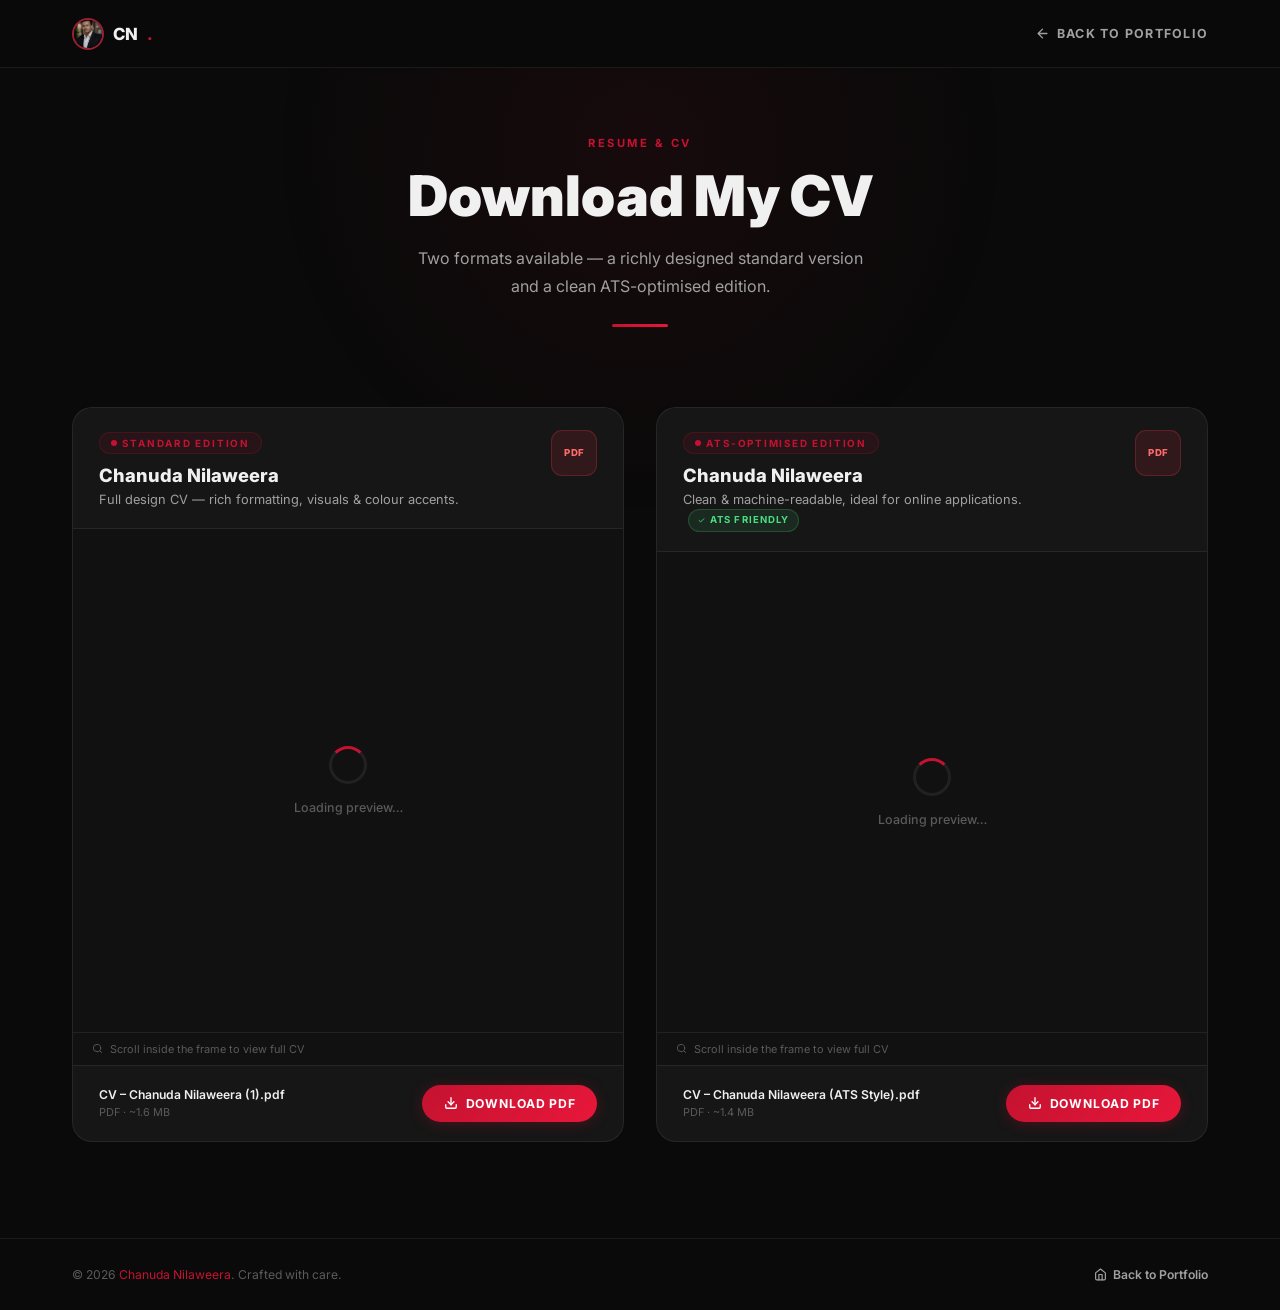
<file: cv.html>
<!DOCTYPE html>
<html lang="en">
<head>
  <meta charset="UTF-8" />
  <meta name="viewport" content="width=device-width, initial-scale=1.0" />
  <meta name="description" content="Download Chanuda Nilaweera's CV - available in standard and ATS-optimised PDF formats." />
  <meta name="author" content="Chanuda Nilaweera" />
  <title>CV - Chanuda Nilaweera</title>
  <link rel="icon" href="data:image/svg+xml,<svg xmlns='http://www.w3.org/2000/svg' viewBox='0 0 32 32'><rect width='32' height='32' rx='6' fill='%23c41230'/><text x='50%25' y='54%25' dominant-baseline='middle' text-anchor='middle' fill='white' font-size='18' font-weight='900' font-family='Inter,sans-serif'>C</text></svg>" />
  <link rel="preconnect" href="https://fonts.googleapis.com" />
  <link rel="preconnect" href="https://fonts.gstatic.com" crossorigin />
  <link href="https://fonts.googleapis.com/css2?family=Inter:wght@300;400;500;600;700;800;900&display=swap" rel="stylesheet" />
  <style>
    /* ===== DESIGN TOKENS ===== */
    :root {
      --bg:          #0a0a0a;
      --bg-card:     #161616;
      --bg-sec:      #111111;
      --accent:      #c41230;
      --accent-l:    #e8173a;
      --accent-dim:  rgba(196,18,48,0.10);
      --text:        #f0f0f0;
      --text-sec:    #a0a0a0;
      --text-muted:  #5a5a5a;
      --border:      rgba(255,255,255,0.07);
      --border-h:    rgba(196,18,48,0.4);
      --r:           16px;
      --tr:          all 0.3s cubic-bezier(0.4,0,0.2,1);
    }
    *, *::before, *::after { margin:0; padding:0; box-sizing:border-box; }
    html { scroll-behavior:smooth; }
    body {
      font-family: 'Inter', sans-serif;
      background: var(--bg);
      color: var(--text);
      min-height: 100vh;
      -webkit-font-smoothing: antialiased;
      overflow-x: hidden;
    }
    ::selection { background:var(--accent); color:#fff; }
    ::-webkit-scrollbar { width:6px; }
    ::-webkit-scrollbar-track { background:var(--bg); }
    ::-webkit-scrollbar-thumb { background:var(--accent); border-radius:3px; }

    /* ===== AMBIENT ORB ===== */
    .bg-orb {
      position:fixed; top:-250px; left:50%; transform:translateX(-50%);
      width:800px; height:800px; pointer-events:none; z-index:0;
      background:radial-gradient(circle, rgba(196,18,48,0.07) 0%, transparent 65%);
    }

    /* ===== NAVBAR ===== */
    #navbar {
      position:fixed; top:0; left:0; right:0; z-index:100;
      padding:1.1rem 0;
      background:rgba(10,10,10,0.88);
      backdrop-filter:blur(18px);
      -webkit-backdrop-filter:blur(18px);
      border-bottom:1px solid var(--border);
    }
    .nav-inner {
      max-width:1200px; margin:0 auto; padding:0 2rem;
      display:flex; align-items:center; justify-content:space-between;
    }
    .nav-logo {
      font-size:1.05rem; font-weight:800; color:var(--text);
      text-decoration:none; display:flex; align-items:center; gap:0.55rem;
    }
    .nav-logo span { color:var(--accent); }
    .nav-avatar {
      width:32px; height:32px; border-radius:50%; object-fit:cover;
      border:2px solid var(--accent); filter:grayscale(30%); transition:var(--tr);
    }
    .nav-logo:hover .nav-avatar { filter:grayscale(0%); }
    .nav-back {
      font-size:0.78rem; font-weight:700; letter-spacing:0.1em;
      text-transform:uppercase; color:var(--text-sec); text-decoration:none;
      display:flex; align-items:center; gap:0.45rem; transition:var(--tr);
    }
    .nav-back:hover { color:var(--accent); }
    .nav-back svg { transition:transform 0.25s ease; }
    .nav-back:hover svg { transform:translateX(-3px); }

    /* ===== PAGE HEADER ===== */
    .page-header {
      padding:8.5rem 0 3rem;
      text-align:center;
      position:relative; z-index:1;
    }
    .eyebrow {
      display:block; font-size:0.7rem; font-weight:700; letter-spacing:0.22em;
      text-transform:uppercase; color:var(--accent); margin-bottom:1rem;
    }
    .page-title {
      font-size:clamp(2.2rem, 5vw, 3.5rem);
      font-weight:900; line-height:1.1; margin-bottom:1rem;
    }
    .page-sub {
      font-size:1rem; color:var(--text-sec); max-width:460px;
      margin:0 auto; line-height:1.75;
    }
    .divider {
      width:56px; height:3px; margin:1.5rem auto 0;
      background:linear-gradient(90deg, var(--accent), var(--accent-l));
      border-radius:2px;
    }

    /* ===== MAIN GRID ===== */
    .cv-section { padding:2rem 0 6rem; position:relative; z-index:1; }
    .container { max-width:1200px; margin:0 auto; padding:0 2rem; }
    .cv-grid {
      display:grid;
      grid-template-columns:1fr 1fr;
      gap:2rem;
    }

    /* ===== CARD ===== */
    .cv-card {
      background:var(--bg-card);
      border:1px solid var(--border);
      border-radius:20px;
      overflow:hidden;
      display:flex;
      flex-direction:column;
      transition:var(--tr);
      opacity:0;
      transform:translateY(28px);
    }
    .cv-card.visible {
      opacity:1;
      transform:translateY(0);
    }
    .cv-card:hover {
      border-color:var(--border-h);
      box-shadow:0 16px 48px rgba(196,18,48,0.18);
      transform:translateY(-4px);
    }
    /* keep hover transform only when card is visible */
    .cv-card.visible:hover { transform:translateY(-4px); }

    /* ===== CARD HEADER ===== */
    .card-head {
      padding:1.4rem 1.6rem 1.2rem;
      border-bottom:1px solid var(--border);
      display:flex; align-items:flex-start;
      justify-content:space-between; gap:1rem;
    }
    .card-head-info { flex:1; }
    .badge {
      display:inline-flex; align-items:center; gap:0.35rem;
      font-size:0.62rem; font-weight:700; letter-spacing:0.18em;
      text-transform:uppercase; color:var(--accent);
      background:var(--accent-dim);
      border:1px solid rgba(196,18,48,0.2);
      border-radius:50px; padding:0.28rem 0.7rem;
      margin-bottom:0.6rem;
    }
    .badge-dot {
      width:6px; height:6px; border-radius:50%;
      background:var(--accent); display:inline-block;
      animation:pulse 2s ease-in-out infinite;
    }
    @keyframes pulse { 0%,100%{opacity:1;transform:scale(1)} 50%{opacity:.5;transform:scale(.7)} }
    .card-title { font-size:1.15rem; font-weight:800; margin-bottom:0.25rem; }
    .card-desc { font-size:0.8rem; color:var(--text-sec); line-height:1.5; }
    .fmt-icon {
      width:46px; height:46px; border-radius:11px;
      display:flex; align-items:center; justify-content:center;
      font-size:0.6rem; font-weight:800; letter-spacing:0.04em;
      text-transform:uppercase; flex-shrink:0;
    }
    .fmt-pdf { background:rgba(220,53,69,0.14); border:1px solid rgba(220,53,69,0.28); color:#ff6b6b; }
    .ats-green {
      display:inline-flex; align-items:center; gap:0.3rem;
      font-size:0.6rem; font-weight:700; letter-spacing:0.12em;
      text-transform:uppercase; color:#4ade80;
      background:rgba(74,222,128,0.1);
      border:1px solid rgba(74,222,128,0.2);
      border-radius:50px; padding:0.2rem 0.55rem;
      margin-left:0.35rem;
    }

    /* ===== PREVIEW ===== */
    .preview-wrap {
      position:relative;
      flex:1;
      min-height:480px;
      background:#fafafa;
    }
    .cv-iframe {
      position:absolute; inset:0;
      width:100%; height:100%;
      border:none; display:block;
    }
    .loader {
      position:absolute; inset:0; z-index:5;
      background:var(--bg-sec);
      display:flex; flex-direction:column;
      align-items:center; justify-content:center; gap:1rem;
      transition:opacity 0.5s ease;
    }
    .loader.hidden { opacity:0; pointer-events:none; }
    .spinner {
      width:38px; height:38px;
      border:3px solid var(--border);
      border-top-color:var(--accent);
      border-radius:50%;
      animation:spin 0.75s linear infinite;
    }
    @keyframes spin { to { transform:rotate(360deg); } }
    .loader-txt { font-size:0.78rem; color:var(--text-muted); font-weight:500; }

    .preview-hint {
      display:flex; align-items:center; gap:0.45rem;
      padding:0.55rem 1.2rem;
      background:var(--bg-sec);
      border-top:1px solid var(--border);
      font-size:0.68rem; color:var(--text-muted);
    }

    /* ===== CARD FOOTER / DOWNLOAD ===== */
    .card-foot {
      padding:1.2rem 1.6rem;
      border-top:1px solid var(--border);
      display:flex; align-items:center;
      justify-content:space-between; gap:1rem;
      flex-wrap:wrap;
    }
    .file-meta { display:flex; flex-direction:column; gap:0.18rem; }
    .file-name { font-size:0.76rem; font-weight:600; color:var(--text); }
    .file-size { font-size:0.68rem; color:var(--text-muted); }

    /* Download button */
    .btn-dl {
      display:inline-flex; align-items:center; gap:0.5rem;
      padding:0.68rem 1.35rem;
      background:linear-gradient(135deg, var(--accent) 0%, var(--accent-l) 100%);
      color:#fff; font-size:0.76rem; font-weight:700;
      letter-spacing:0.07em; text-transform:uppercase;
      text-decoration:none; border-radius:50px;
      transition:var(--tr); position:relative; overflow:hidden;
      box-shadow:0 2px 14px rgba(196,18,48,0.28);
      white-space:nowrap; cursor:pointer; border:none; flex-shrink:0;
    }
    .btn-dl::after {
      content:''; position:absolute; inset:0;
      background:rgba(255,255,255,0.13);
      opacity:0; transition:opacity 0.25s ease;
    }
    .btn-dl:hover { transform:translateY(-2px); box-shadow:0 8px 28px rgba(196,18,48,0.45); }
    .btn-dl:hover::after { opacity:1; }
    .btn-dl:active { transform:translateY(0); }
    .btn-dl svg { transition:transform 0.25s cubic-bezier(0.34,1.56,0.64,1); }
    .btn-dl:hover svg { transform:translateY(3px); }

    /* ===== FOOTER ===== */
    .site-footer {
      border-top:1px solid var(--border);
      padding:1.75rem 0;
      position:relative; z-index:1;
    }
    .foot-inner {
      max-width:1200px; margin:0 auto; padding:0 2rem;
      display:flex; align-items:center;
      justify-content:space-between; flex-wrap:wrap; gap:1rem;
    }
    .foot-copy { font-size:0.76rem; color:var(--text-muted); }
    .foot-copy span { color:var(--accent); }
    .foot-link {
      font-size:0.76rem; font-weight:600; color:var(--text-sec);
      text-decoration:none; display:flex; align-items:center; gap:0.4rem;
      transition:var(--tr);
    }
    .foot-link:hover { color:var(--accent); }

    /* ===== RESPONSIVE ===== */
    @media (max-width: 900px) {
      .cv-grid { grid-template-columns:1fr; }
    }
    @media (max-width: 640px) {
      .container { padding:0 1.25rem; }
      .page-header { padding:7.5rem 0 2.5rem; }
      .preview-wrap { min-height:360px; }
      .card-foot { flex-direction:column; align-items:flex-start; }
      .btn-dl { width:100%; justify-content:center; }
    }
  </style>
</head>
<body>
  <div class="bg-orb" aria-hidden="true"></div>

  <!-- NAV -->
  <header id="navbar" role="banner">
    <div class="nav-inner">
      <a href="index.html" class="nav-logo" aria-label="Back to portfolio">
        <img src="assets/images/profile.jpeg" alt="Chanuda Nilaweera" class="nav-avatar" width="32" height="32" loading="eager" />
        CN<span>.</span>
      </a>
      <a href="index.html" class="nav-back">
        <svg width="15" height="15" viewBox="0 0 24 24" fill="none" stroke="currentColor" stroke-width="2.2" stroke-linecap="round" stroke-linejoin="round" aria-hidden="true"><path d="M19 12H5M12 5l-7 7 7 7"/></svg>
        Back to Portfolio
      </a>
    </div>
  </header>

  <!-- PAGE HEADER -->
  <div class="page-header">
    <div class="container">
      <span class="eyebrow">Resume &amp; CV</span>
      <h1 class="page-title">Download My CV</h1>
      <p class="page-sub">Two formats available &mdash; a richly designed standard version and a clean ATS-optimised edition.</p>
      <div class="divider"></div>
    </div>
  </div>

  <!-- CV CARDS -->
  <section class="cv-section" aria-label="CV downloads">
    <div class="container">
      <div class="cv-grid">

        <!-- CARD 1: Standard PDF -->
        <article class="cv-card" id="card-standard">
          <div class="card-head">
            <div class="card-head-info">
              <span class="badge"><span class="badge-dot"></span>Standard Edition</span>
              <h2 class="card-title">Chanuda Nilaweera</h2>
              <p class="card-desc">Full design CV &mdash; rich formatting, visuals &amp; colour accents.</p>
            </div>
            <div class="fmt-icon fmt-pdf">PDF</div>
          </div>

          <div class="preview-wrap" id="wrap-standard">
            <div class="loader" id="load-standard">
              <div class="spinner"></div>
              <span class="loader-txt">Loading preview&hellip;</span>
            </div>
            <iframe
              class="cv-iframe"
              id="iframe-standard"
              src="assets/CV %E2%80%93 Chanuda Nilaweera (1).pdf"
              title="Standard CV - Chanuda Nilaweera"
              loading="lazy"
            ></iframe>
          </div>

          <div class="preview-hint" aria-hidden="true">
            <svg width="11" height="11" viewBox="0 0 24 24" fill="none" stroke="currentColor" stroke-width="2" stroke-linecap="round" stroke-linejoin="round"><circle cx="11" cy="11" r="8"/><path d="m21 21-4.35-4.35"/></svg>
            Scroll inside the frame to view full CV
          </div>

          <div class="card-foot">
            <div class="file-meta">
              <span class="file-name">CV &ndash; Chanuda Nilaweera (1).pdf</span>
              <span class="file-size">PDF &middot; ~1.6 MB</span>
            </div>
            <a
              id="btn-standard"
              href="assets/CV %E2%80%93 Chanuda Nilaweera (1).pdf"
              download="CV - Chanuda Nilaweera.pdf"
              class="btn-dl"
              aria-label="Download Standard CV as PDF"
            >
              <svg width="14" height="14" viewBox="0 0 24 24" fill="none" stroke="currentColor" stroke-width="2.3" stroke-linecap="round" stroke-linejoin="round" aria-hidden="true"><path d="M21 15v4a2 2 0 0 1-2 2H5a2 2 0 0 1-2-2v-4"/><polyline points="7 10 12 15 17 10"/><line x1="12" y1="15" x2="12" y2="3"/></svg>
              Download PDF
            </a>
          </div>
        </article>

        <!-- CARD 2: ATS PDF -->
        <article class="cv-card" id="card-ats" style="transition-delay:0.12s">
          <div class="card-head">
            <div class="card-head-info">
              <span class="badge"><span class="badge-dot"></span>ATS-Optimised Edition</span>
              <h2 class="card-title">Chanuda Nilaweera</h2>
              <p class="card-desc">
                Clean &amp; machine-readable, ideal for online applications.
                <span class="ats-green">
                  <svg width="7" height="7" viewBox="0 0 24 24" fill="none" stroke="currentColor" stroke-width="3" stroke-linecap="round" stroke-linejoin="round"><polyline points="20 6 9 17 4 12"/></svg>
                  ATS Friendly
                </span>
              </p>
            </div>
            <div class="fmt-icon fmt-pdf">PDF</div>
          </div>

          <div class="preview-wrap" id="wrap-ats">
            <div class="loader" id="load-ats">
              <div class="spinner"></div>
              <span class="loader-txt">Loading preview&hellip;</span>
            </div>
            <iframe
              class="cv-iframe"
              id="iframe-ats"
              src="assets/CV %E2%80%93 Chanuda Nilaweera (ATS Style).pdf"
              title="ATS-Style CV - Chanuda Nilaweera"
              loading="lazy"
            ></iframe>
          </div>

          <div class="preview-hint" aria-hidden="true">
            <svg width="11" height="11" viewBox="0 0 24 24" fill="none" stroke="currentColor" stroke-width="2" stroke-linecap="round" stroke-linejoin="round"><circle cx="11" cy="11" r="8"/><path d="m21 21-4.35-4.35"/></svg>
            Scroll inside the frame to view full CV
          </div>

          <div class="card-foot">
            <div class="file-meta">
              <span class="file-name">CV &ndash; Chanuda Nilaweera (ATS Style).pdf</span>
              <span class="file-size">PDF &middot; ~1.4 MB</span>
            </div>
            <a
              id="btn-ats"
              href="assets/CV %E2%80%93 Chanuda Nilaweera (ATS Style).pdf"
              download="CV - Chanuda Nilaweera (ATS Style).pdf"
              class="btn-dl"
              aria-label="Download ATS CV as PDF"
            >
              <svg width="14" height="14" viewBox="0 0 24 24" fill="none" stroke="currentColor" stroke-width="2.3" stroke-linecap="round" stroke-linejoin="round" aria-hidden="true"><path d="M21 15v4a2 2 0 0 1-2 2H5a2 2 0 0 1-2-2v-4"/><polyline points="7 10 12 15 17 10"/><line x1="12" y1="15" x2="12" y2="3"/></svg>
              Download PDF
            </a>
          </div>
        </article>

      </div>
    </div>
  </section>

  <!-- FOOTER -->
  <footer class="site-footer" role="contentinfo">
    <div class="foot-inner">
      <p class="foot-copy">&copy; 2026 <span>Chanuda Nilaweera</span>. Crafted with care.</p>
      <a href="index.html" class="foot-link">
        <svg width="13" height="13" viewBox="0 0 24 24" fill="none" stroke="currentColor" stroke-width="2.2" stroke-linecap="round" stroke-linejoin="round"><path d="M3 9l9-7 9 7v11a2 2 0 0 1-2 2H5a2 2 0 0 1-2-2z"/><polyline points="9 22 9 12 15 12 15 22"/></svg>
        Back to Portfolio
      </a>
    </div>
  </footer>

  <script>
    // Fade-in cards on scroll
    const cards = document.querySelectorAll('.cv-card');
    const observer = new IntersectionObserver((entries) => {
      entries.forEach(e => { if (e.isIntersecting) { e.target.classList.add('visible'); observer.unobserve(e.target); } });
    }, { threshold: 0.08 });
    cards.forEach(c => observer.observe(c));

    // Iframe load -> hide spinner
    function initLoader(iframeId, loaderId) {
      const iframe = document.getElementById(iframeId);
      const loader = document.getElementById(loaderId);
      if (!iframe || !loader) return;
      iframe.addEventListener('load', () => {
        loader.classList.add('hidden');
        setTimeout(() => { try { loader.remove(); } catch(e){} }, 600);
      });
      setTimeout(() => loader.classList.add('hidden'), 6000); // fallback
    }
    initLoader('iframe-standard', 'load-standard');
    initLoader('iframe-ats',      'load-ats');

    // Ripple on download buttons
    const rippleKf = document.createElement('style');
    rippleKf.textContent = '@keyframes ripple { to { transform:scale(3.5); opacity:0; } }';
    document.head.appendChild(rippleKf);

    document.querySelectorAll('.btn-dl').forEach(btn => {
      btn.addEventListener('click', function(e) {
        const r = this.getBoundingClientRect();
        const el = document.createElement('span');
        el.style.cssText = `position:absolute;border-radius:50%;background:rgba(255,255,255,0.28);width:70px;height:70px;left:${e.clientX-r.left-35}px;top:${e.clientY-r.top-35}px;transform:scale(0);animation:ripple 0.5s ease-out forwards;pointer-events:none;`;
        this.appendChild(el);
        setTimeout(() => el.remove(), 550);
      });
    });
  </script>
</body>
</html>
</file>
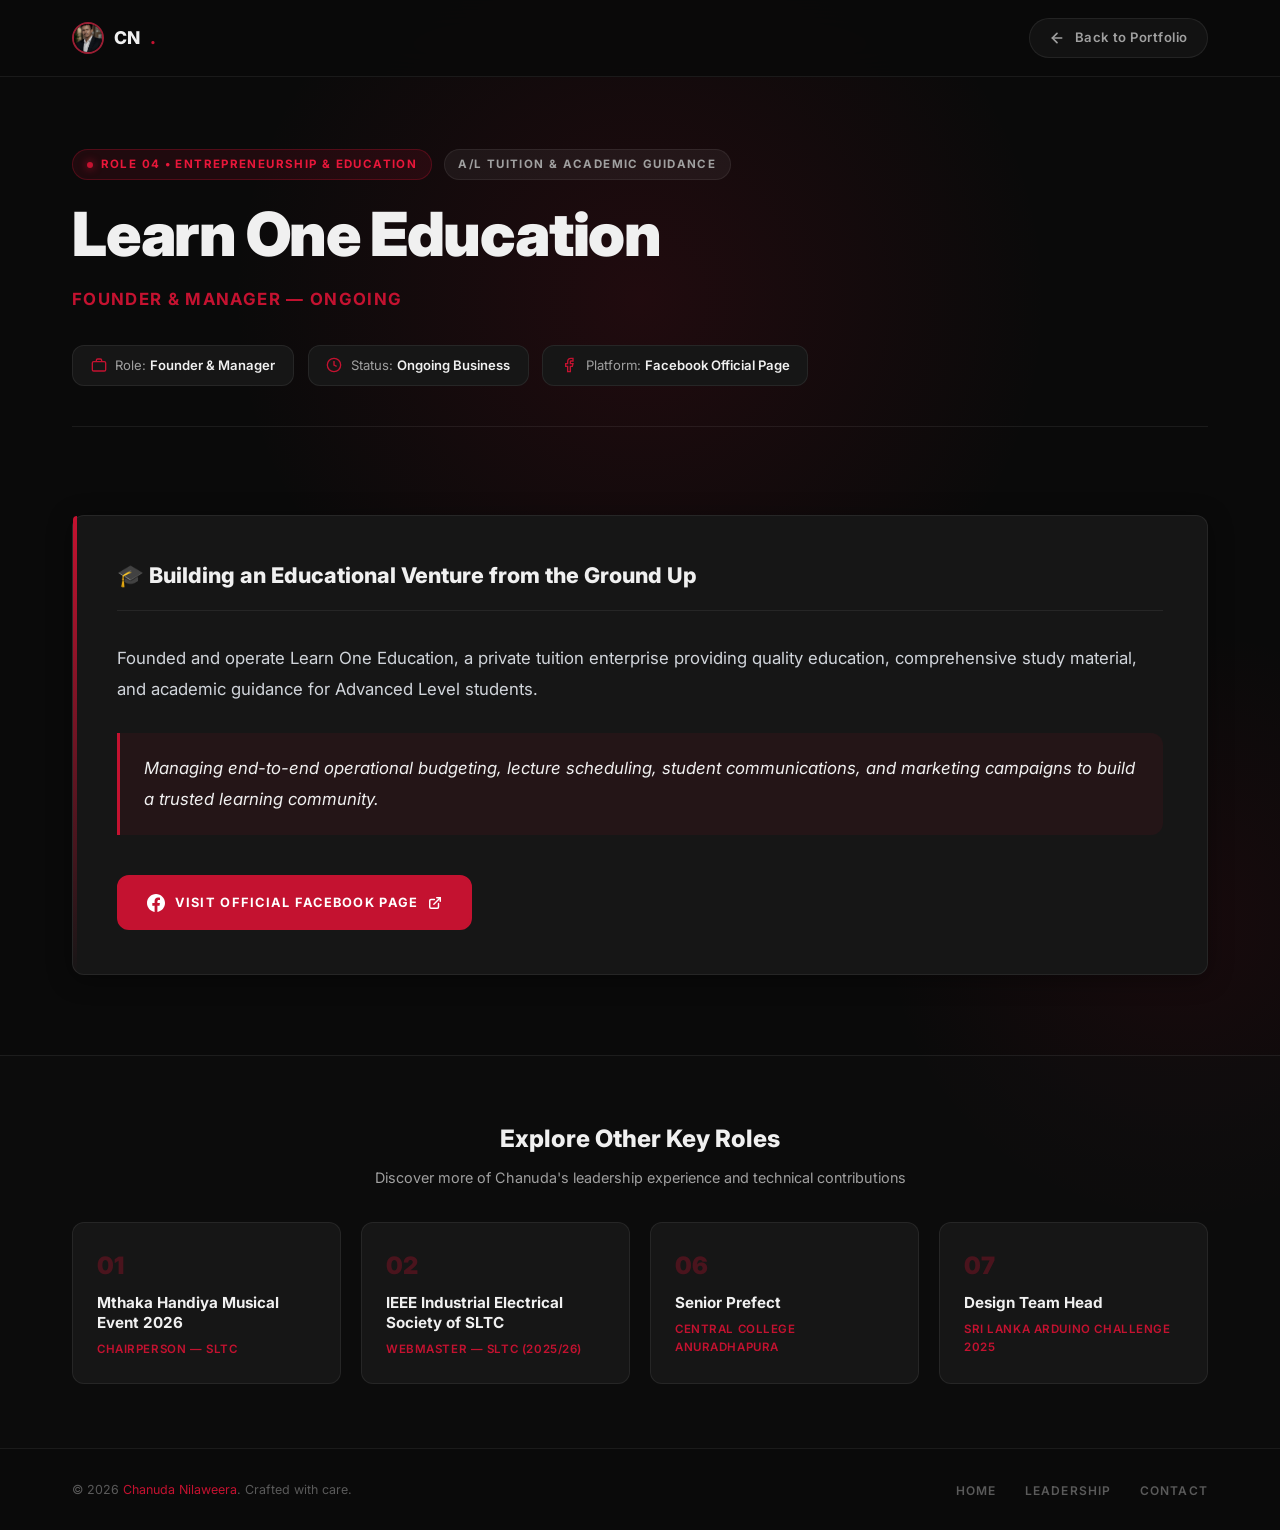
<file: learn-one-education.html>
<!DOCTYPE html>
<html lang="en">

<head>
  <meta charset="UTF-8" />
  <meta name="viewport" content="width=device-width, initial-scale=1.0" />
  <meta name="description"
    content="Learn One Education — Founder & Manager Chanuda Nilaweera. Educational initiative and private tutoring for Advanced Level students." />
  <meta name="author" content="Chanuda Nilaweera" />
  <title>Learn One Education — Founder & Manager | Chanuda Nilaweera</title>

  <!-- Favicon -->
  <link rel="icon"
    href="data:image/svg+xml,<svg xmlns='http://www.w3.org/2000/svg' viewBox='0 0 32 32'><rect width='32' height='32' rx='6' fill='%23c41230'/><text x='50%25' y='54%25' dominant-baseline='middle' text-anchor='middle' fill='white' font-size='18' font-weight='900' font-family='Inter,sans-serif'>C</text></svg>" />

  <!-- Fonts -->
  <link rel="preconnect" href="https://fonts.googleapis.com" />
  <link rel="preconnect" href="https://fonts.gstatic.com" crossorigin />
  <link href="https://fonts.googleapis.com/css2?family=Inter:wght@300;400;500;600;700;800;900&family=Dancing+Script:wght@600&display=swap" rel="stylesheet" />

  <!-- Stylesheets -->
  <link rel="stylesheet" href="styles.css" />
  <link rel="stylesheet" href="details.css" />
</head>

<body class="detail-page-body">

  <!-- Background Ambient Glow -->
  <div class="detail-bg-glow" aria-hidden="true"></div>
  <div class="detail-bg-glow-secondary" aria-hidden="true"></div>

  <!-- ── Top Navigation Bar ──────────────────────────────────── -->
  <header class="detail-nav" role="banner">
    <div class="container detail-nav-inner">
      <a href="index.html#hero" class="nav-logo" aria-label="Chanuda Nilaweera Home">
        <img src="assets/images/profile.jpeg" alt="Chanuda Nilaweera" class="nav-avatar" width="32" height="32" loading="eager" />
        CN<span>.</span>
      </a>

      <a href="index.html#leadership" class="btn-back-portfolio" id="back-to-portfolio-btn" aria-label="Return to portfolio leadership section">
        <svg width="16" height="16" viewBox="0 0 24 24" fill="none" stroke="currentColor" stroke-width="2.5" stroke-linecap="round" stroke-linejoin="round" aria-hidden="true">
          <line x1="19" y1="12" x2="5" y2="12"></line>
          <polyline points="12 19 5 12 12 5"></polyline>
        </svg>
        Back to Portfolio
      </a>
    </div>
  </header>

  <!-- ── Hero Section ────────────────────────────────────────── -->
  <main>
    <section class="detail-hero" aria-labelledby="hero-title">
      <div class="container">
        
        <div class="detail-badge-wrap">
          <span class="detail-badge">
            <span class="detail-badge-dot" aria-hidden="true"></span>
            Role 04 &bull; Entrepreneurship &amp; Education
          </span>
          <span class="detail-badge" style="background: rgba(255,255,255,0.05); border-color: var(--border); color: var(--text-secondary);">
            A/L Tuition &amp; Academic Guidance
          </span>
        </div>

        <h1 id="hero-title" class="detail-title">Learn One Education</h1>
        <span class="detail-role-tag">Founder &amp; Manager — Ongoing</span>

        <!-- Meta Pills -->
        <div class="detail-meta-pills" role="list" aria-label="Role metadata">
          <div class="meta-pill" role="listitem">
            <svg width="16" height="16" viewBox="0 0 24 24" fill="none" stroke="currentColor" stroke-width="2" aria-hidden="true">
              <rect x="2" y="7" width="20" height="14" rx="2" />
              <path d="M16 7V5a2 2 0 00-2-2h-4a2 2 0 00-2 2v2" />
            </svg>
            <span>Role: <strong>Founder &amp; Manager</strong></span>
          </div>
          <div class="meta-pill" role="listitem">
            <svg width="16" height="16" viewBox="0 0 24 24" fill="none" stroke="currentColor" stroke-width="2" aria-hidden="true">
              <circle cx="12" cy="12" r="10"></circle>
              <polyline points="12 6 12 12 16 14"></polyline>
            </svg>
            <span>Status: <strong>Ongoing Business</strong></span>
          </div>
          <div class="meta-pill" role="listitem">
            <svg width="16" height="16" viewBox="0 0 24 24" fill="none" stroke="currentColor" stroke-width="2" aria-hidden="true">
              <path d="M18 2h-3a5 5 0 0 0-5 5v3H7v4h3v8h4v-8h3l1-4h-4V7a1 1 0 0 1 1-1h3z"></path>
            </svg>
            <span>Platform: <strong>Facebook Official Page</strong></span>
          </div>
        </div>

      </div>
    </section>

    <!-- ── Main Content Area ───────────────────────────────────── -->
    <section class="detail-main-layout">
      <div class="container">
        <div class="detail-grid">

          <!-- Story Card -->
          <article class="story-card" aria-labelledby="story-heading">
            <div class="story-header">
              <h2 id="story-heading" class="story-lead-title">
                🎓 Building an Educational Venture from the Ground Up
              </h2>
            </div>

            <div class="story-content">
              <p>
                Founded and operate Learn One Education, a private tuition enterprise providing quality education, comprehensive study material, and academic guidance for Advanced Level students.
              </p>
              
              <div class="story-callout">
                Managing end-to-end operational budgeting, lecture scheduling, student communications, and marketing campaigns to build a trusted learning community.
              </div>

              <div style="margin-top: 2.5rem;">
                <a href="https://www.facebook.com/share/1LUv1VSQNw/" target="_blank" rel="noopener noreferrer" class="btn-primary" style="display: inline-flex; align-items: center; gap: 0.6rem; text-decoration: none;">
                  <svg width="18" height="18" viewBox="0 0 24 24" fill="currentColor">
                    <path d="M24 12.073c0-6.627-5.373-12-12-12s-12 5.373-12 12c0 5.99 4.388 10.954 10.125 11.854v-8.385H7.078v-3.47h3.047V9.43c0-3.007 1.792-4.669 4.533-4.669 1.312 0 2.686.235 2.686.235v2.953H15.83c-1.491 0-1.956.925-1.956 1.874v2.25h3.328l-.532 3.47h-2.796v8.385C19.612 23.027 24 18.062 24 12.073z"/>
                  </svg>
                  Visit Official Facebook Page
                  <svg width="14" height="14" viewBox="0 0 24 24" fill="none" stroke="currentColor" stroke-width="2.5" stroke-linecap="round" stroke-linejoin="round">
                    <path d="M18 13v6a2 2 0 0 1-2 2H5a2 2 0 0 1-2-2V8a2 2 0 0 1 2-2h6"></path>
                    <polyline points="15 3 21 3 21 9"></polyline>
                    <line x1="10" y1="14" x2="21" y2="3"></line>
                  </svg>
                </a>
              </div>
            </div>
          </article>

        </div>
      </div>
    </section>

    <!-- ── Other Roles Navigator ───────────────────────────────── -->
    <section class="other-roles-section" aria-labelledby="other-roles-title">
      <div class="container">
        <div class="other-roles-header">
          <h2 id="other-roles-title" class="other-roles-title">Explore Other Key Roles</h2>
          <p class="other-roles-sub">Discover more of Chanuda's leadership experience and technical contributions</p>
        </div>

        <div class="other-roles-grid">
          <a href="mathaka-handiya.html" class="role-nav-card">
            <span class="role-nav-num">01</span>
            <span class="role-nav-title">Mthaka Handiya Musical Event 2026</span>
            <span class="role-nav-tag">Chairperson — SLTC</span>
          </a>

          <a href="ieee-ies.html" class="role-nav-card">
            <span class="role-nav-num">02</span>
            <span class="role-nav-title">IEEE Industrial Electrical Society of SLTC</span>
            <span class="role-nav-tag">Webmaster — SLTC (2025/26)</span>
          </a>

          <a href="senior-prefect.html" class="role-nav-card">
            <span class="role-nav-num">06</span>
            <span class="role-nav-title">Senior Prefect</span>
            <span class="role-nav-tag">Central College Anuradhapura</span>
          </a>

          <a href="arduino-challenge.html" class="role-nav-card">
            <span class="role-nav-num">07</span>
            <span class="role-nav-title">Design Team Head</span>
            <span class="role-nav-tag">Sri Lanka Arduino Challenge 2025</span>
          </a>
        </div>
      </div>
    </section>
  </main>

  <!-- ── Footer ──────────────────────────────────────────────── -->
  <footer class="footer-bar" role="contentinfo">
    <div class="container footer-inner">
      <p class="footer-copy">
        © 2026 <span>Chanuda Nilaweera</span>. Crafted with care.
      </p>
      <nav role="navigation" aria-label="Footer navigation">
        <ul class="footer-nav">
          <li><a href="index.html#hero">Home</a></li>
          <li><a href="index.html#leadership">Leadership</a></li>
          <li><a href="index.html#contact">Contact</a></li>
        </ul>
      </nav>
    </div>
  </footer>

  <script src="details.js"></script>
</body>

</html>
</file>
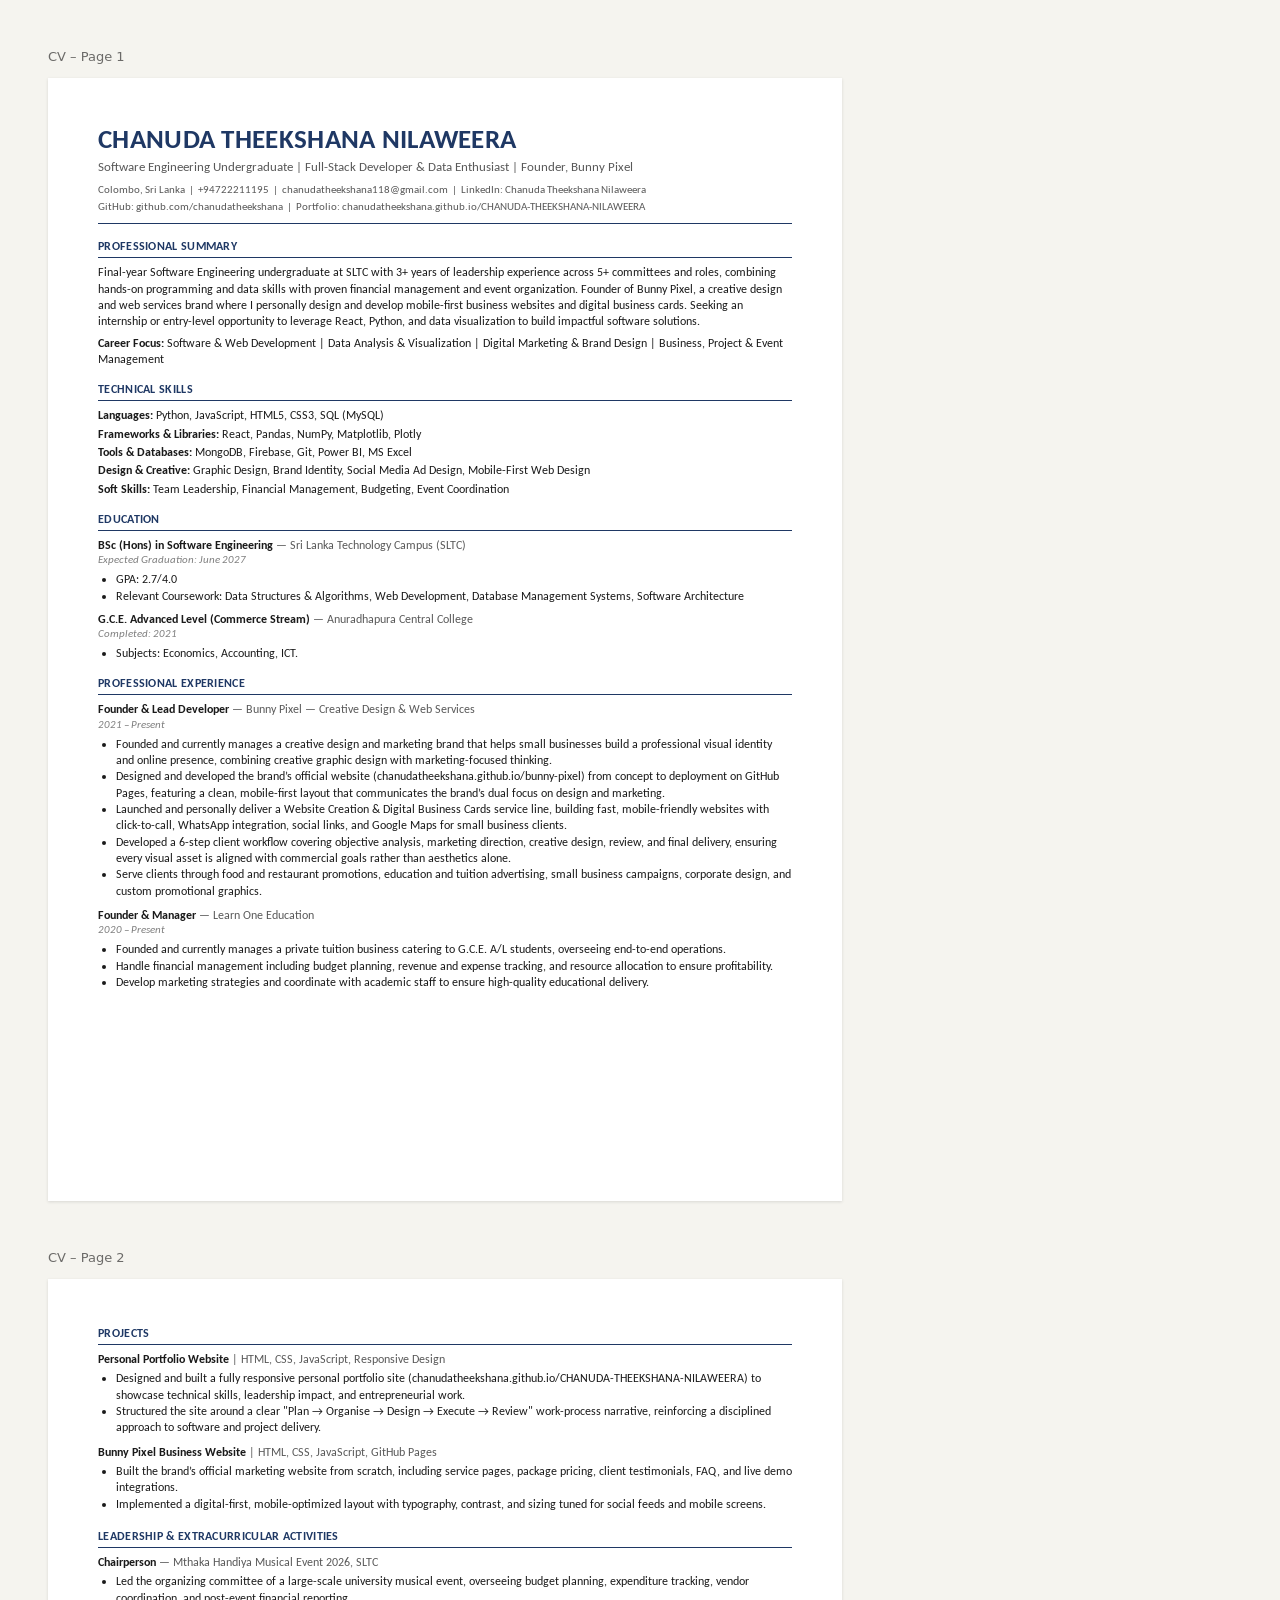
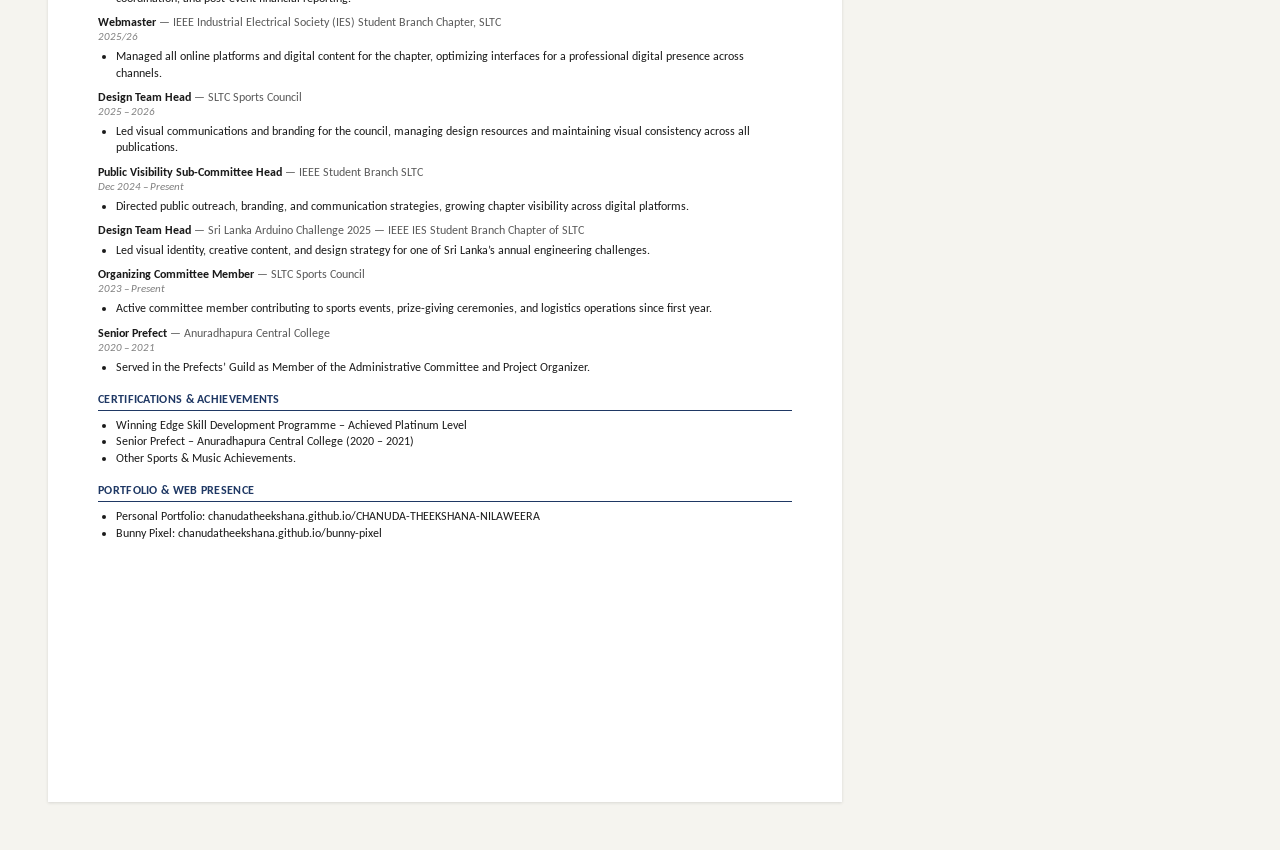
<file: assets/CV – Chanuda Nilaweera (ATS Style).html>
<!DOCTYPE html>
<html>
<head>
  <meta charset="utf-8">
  <title>CV – Chanuda Nilaweera (ATS Style)</title>
  <style>
    * { margin: 0; padding: 0; box-sizing: border-box; }
    body { background: #faf9f5; display: flex; align-items: center; justify-content: center; min-height: 100vh; font-family: -apple-system, BlinkMacSystemFont, sans-serif; }
    #__bundler_loading { position: fixed; bottom: 20px; right: 20px; font: 13px/1.4 -apple-system, BlinkMacSystemFont, sans-serif; color: #666; background: #fff; padding: 8px 14px; border-radius: 8px; box-shadow: 0 1px 4px rgba(0,0,0,0.12); z-index: 10000; }
    #__bundler_thumbnail { position: fixed; inset: 0; width: 100%; height: 100%; display: flex; align-items: center; justify-content: center; background: #faf9f5; z-index: 9999; }
    #__bundler_thumbnail svg { width: 100%; height: 100%; object-fit: contain; }
    #__bundler_placeholder { color: #999; font-size: 14px; }
  </style>
  <noscript>
    <style>#__bundler_loading { display: none; }</style>
    <div style="position:fixed;bottom:12px;left:12px;font:13px/1.4 -apple-system,BlinkMacSystemFont,sans-serif;color:#999;background:rgba(255,255,255,0.9);padding:6px 12px;border-radius:6px;box-shadow:0 1px 4px rgba(0,0,0,0.08);z-index:10000;">
      This page requires JavaScript to display.
    </div>
  </noscript>
</head>
<body>
  <div id="__bundler_placeholder">Loading CV – Chanuda Nilaweera (ATS Style)...</div>
  <div id="__bundler_loading">Unpacking...</div>

  <script>
    
document.addEventListener('DOMContentLoaded', async function() {
  const loading = document.getElementById('__bundler_loading');
  function setStatus(msg) { if (loading) loading.textContent = msg; }

  const FONT_MIME = /^(font[/]|application[/](x-)?font-|application[/]vnd\.ms-fontobject)/i;
  const MIME_TOKEN = /^[\w.+-]+[/][\w.+-]+$/;
  function toBase64(bytes) {
    let bin = '';
    for (let i = 0; i < bytes.length; i += 0x8000) {
      bin += String.fromCharCode.apply(null, bytes.subarray(i, i + 0x8000));
    }
    return btoa(bin);
  }

  // Error sink persists across replaceWith since it's on window, not the DOM.
  window.addEventListener('error', function(e) {
    // Failed resource loads (CSP-blocked links, scripts, images) fire plain
    // events at the element — warn only; real JS errors carry message/error.
    if (!e.message && !e.error && e.target && e.target !== window) {
      console.warn('[bundle] resource failed to load:',
        e.target.tagName, String(e.target.src || e.target.href || ''));
      return;
    }
    var p = document.body || document.documentElement;
    var d = document.getElementById('__bundler_err') || p.appendChild(document.createElement('div'));
    d.id = '__bundler_err';
    d.style.cssText = 'position:fixed;bottom:12px;left:12px;right:12px;font:12px/1.4 ui-monospace,monospace;background:#2a1215;color:#ff8a80;padding:10px 14px;border-radius:8px;border:1px solid #5c2b2e;z-index:99999;white-space:pre-wrap;max-height:40vh;overflow:auto';
    d.textContent = (d.textContent ? d.textContent + String.fromCharCode(10) : '') +
      '[bundle] ' + (e.message || e.type) +
      (e.filename ? ' (' + e.filename.slice(0, 60) + ':' + e.lineno + ')' : '');
  }, true);

  try {
    const manifestEl = document.querySelector('script[type="__bundler/manifest"]');
    const templateEl = document.querySelector('script[type="__bundler/template"]');
    if (!manifestEl || !templateEl) {
      setStatus('Error: missing bundle data');
      console.error('[bundler] Missing script tags — manifestEl:', !!manifestEl, 'templateEl:', !!templateEl);
      return;
    }

    const manifest = JSON.parse(manifestEl.textContent);
    let template = JSON.parse(templateEl.textContent);

    // Nested page bundles (iframe targets). Each ships ONCE, in the ROOT
    // document's manifest; frame srcs carry an about:blank#<uuid> marker
    // instead of a substitutable uuid. Every document mints the blobs for
    // its OWN frames — from local text at the root, or text obtained from
    // its DIRECT parent over the relay protocol below — so each frame
    // navigation stays same-origin with its initiator and a deduped page
    // loads at any depth on any host, including a file:// download's
    // opaque origins (where a blob minted by one document cannot be
    // navigated to by another).
    const pageOrderEl = document.querySelector('script[type="__bundler/page_order"]');
    const pageOrder = pageOrderEl ? JSON.parse(pageOrderEl.textContent) : [];
    const pageSet = new Set(pageOrder);
    const pageTexts = {};

    // ── Nested-page text protocol (parent-chain relay) ──
    // Page bundles ship once, in the ROOT document's manifest. Every
    // document mints the blobs for its OWN frames, obtaining page text
    // through a strict parent-chain relay: a document only ever SENDS to
    // its direct parent (which, for every document the publisher's own
    // runtime minted, is another publisher document) and only ACCEPTS
    // text from that direct parent; requests from below are honored only
    // for the document's own child frames, and the ROOT never sends
    // upward at all. That last rule is load-bearing: the artifact host's
    // frame-ancestors allows claude.ai (and friends) to frame an
    // artifact, so window.top can be a FOREIGN document — a top-addressed
    // protocol would hand page uuids to that ancestor and accept forged
    // "page text" from it, minting attacker HTML as an artifact-origin
    // blob document. The chain never touches the ancestor: requests stop
    // at the root, replies are origin-addressed per hop (never '*' when
    // an origin exists), and both directions are origin-gated (on https
    // a foreign sender's origin can never equal this document's; in
    // opaque contexts — file:// — everything serializes as 'null', where
    // an embedded EXTERNAL frame still fails the gate by carrying its
    // own real origin, and a sandboxed child of such a frame is excluded
    // by the own-child-frames check plus uuid unguessability). Shape is
    // deny-by-default: one request form, one reply form, no error
    // replies.
    // window.origin is the SERIALIZED SECURITY origin ('null' in opaque
    // contexts such as a sandboxed preview iframe) — location.origin is
    // computed from the URL and stays 'https://…' even when the document
    // is sandboxed, which would misgate every opaque chain.
    const OWN_TARGET = /^https?:[/][/]/.test(window.origin || '')
      ? window.origin
      : '*';
    function trustedOrigin(e) {
      if (e.origin === window.origin) return true; // https chains; opaque==opaque
      // file:// trees: Chrome serializes the file document's origin as
      // 'file://' while the blob: documents it mints serialize as 'null',
      // so the two legitimate shapes can never string-match — accept the
      // pair in both directions. https origins never serialize as either,
      // and sender identity (own child frame / direct parent) is checked
      // separately.
      return (
        (e.origin === 'null' &&
          (window.origin === 'file://' ||
            window.location.protocol === 'file:')) ||
        (/^file:/.test(e.origin) && window.origin === 'null')
      );
    }
    // Non-empty only in the root document (nested bundles ship an empty
    // island), so it doubles as the root marker: the root answers from
    // local text and treats a miss as authoritative — never relaying to
    // its (possibly foreign) parent.
    const isPageRoot = pageOrder.length > 0;
    const blobUrls = {};
    const resourceBlobs = {};
    const UUID_SHAPE = /^[0-9a-f]{8}-[0-9a-f]{4}-[0-9a-f]{4}-[0-9a-f]{4}-[0-9a-f]{12}$/;
    const pendingFrames = {}; // uuid -> [{el, frag}] awaiting text for own frames
    const pendingRelays = {}; // uuid -> [childWindow] awaiting text to pass down
    function mountPage(el, frag, text) {
      const pageBlob = new Blob([text], { type: 'text/html' });
      const u = URL.createObjectURL(pageBlob);
      resourceBlobs[u] = pageBlob;
      el.src = u + frag;
    }
    function deliverPage(uuid, text) {
      const frames = pendingFrames[uuid];
      delete pendingFrames[uuid];
      if (frames) for (const f of frames) mountPage(f.el, f.frag, text);
      const relays = pendingRelays[uuid];
      delete pendingRelays[uuid];
      if (relays) {
        for (const cw of relays) {
          try { cw.postMessage({ __bundler_page: uuid, __bundler_text: text }, OWN_TARGET); } catch (err) { /* gone */ }
        }
      }
    }
    function ownFrameWindows() {
      const out = [];
      for (const f of Array.from(document.querySelectorAll('iframe'))) {
        try { if (f.contentWindow) out.push(f.contentWindow); } catch (err) { /* detached */ }
      }
      return out;
    }
    window.addEventListener('message', function (e) {
      const d = e.data;
      if (!d || typeof d !== 'object' || !e.source) return;
      // Origin gate first; the structural checks below (own-child-frames
      // for requests, direct-parent + solicited-uuid for replies, the
      // root's never-relay rule) are what hold in fully opaque chains
      // where origin strings can't discriminate — a sandboxed root's
      // FOREIGN wrapper still fails all three even though both serialize
      // as real-vs-'null' rather than matching.
      if (!trustedOrigin(e)) return;
      if (typeof d.__bundler_need === 'string' && UUID_SHAPE.test(d.__bundler_need)) {
        // Requests are honored only for this document's own child frames.
        if (ownFrameWindows().indexOf(e.source) < 0) return;
        const uuid = d.__bundler_need;
        const text = pageTexts[uuid];
        if (typeof text === 'string') {
          try { e.source.postMessage({ __bundler_page: uuid, __bundler_text: text }, OWN_TARGET); } catch (err) { /* gone */ }
          return;
        }
        if (isPageRoot || window.parent === window) return; // authoritative miss
        const waiting = pendingRelays[uuid];
        if (waiting) {
          if (waiting.indexOf(e.source) < 0) waiting.push(e.source);
          return;
        }
        // Never-answered uuids would otherwise accumulate forever under a
        // request spray; past the cap (far above any real page count) new
        // relays are dropped rather than remembered.
        if (Object.keys(pendingRelays).length >= 128) return;
        pendingRelays[uuid] = [e.source];
        window.parent.postMessage({ __bundler_need: uuid }, OWN_TARGET);
      } else if (
        typeof d.__bundler_page === 'string' &&
        UUID_SHAPE.test(d.__bundler_page) &&
        typeof d.__bundler_text === 'string'
      ) {
        // The shape test is load-bearing beyond tidiness: the solicited
        // check below uses the in operator, which matches prototype keys
        // ('__proto__', 'constructor') — an unshaped key would reach
        // deliverPage and throw, painting the error banner.
        // Text is accepted only from the direct parent — the document
        // that minted this one.
        if (e.source !== window.parent || window.parent === window) return;
        if (!(d.__bundler_page in pendingFrames) && !(d.__bundler_page in pendingRelays)) return;
        deliverPage(d.__bundler_page, d.__bundler_text);
      }
    });

    const uuids = Object.keys(manifest);
    setStatus('Unpacking ' + uuids.length + ' assets...');

    await Promise.all(uuids.map(async (uuid) => {
      const entry = manifest[uuid];
      try {
        const binaryStr = atob(entry.data);
        const bytes = new Uint8Array(binaryStr.length);
        for (let i = 0; i < binaryStr.length; i++) bytes[i] = binaryStr.charCodeAt(i);

        let finalBytes = bytes;
        if (entry.compressed) {
          if (typeof DecompressionStream !== 'undefined') {
            const ds = new DecompressionStream('gzip');
            const writer = ds.writable.getWriter();
            const reader = ds.readable.getReader();
            writer.write(bytes);
            writer.close();
            const chunks = [];
            let totalLen = 0;
            while (true) {
              const { done, value } = await reader.read();
              if (done) break;
              chunks.push(value);
              totalLen += value.length;
            }
            finalBytes = new Uint8Array(totalLen);
            let offset = 0;
            for (const chunk of chunks) { finalBytes.set(chunk, offset); offset += chunk.length; }
          } else {
            console.warn('DecompressionStream not available, asset ' + uuid + ' may not render');
          }
        }

        if (pageSet.has(uuid)) {
          pageTexts[uuid] = new TextDecoder().decode(finalBytes);
          return;
        }
        if (FONT_MIME.test(entry.mime) && MIME_TOKEN.test(entry.mime)) {
          // Strict artifact hosts allow font-src data: but not blob:.
          blobUrls[uuid] = 'data:' + entry.mime + ';base64,' +
            (entry.compressed ? toBase64(finalBytes) : entry.data);
        } else {
          const blob = new Blob([finalBytes], { type: entry.mime });
          blobUrls[uuid] = URL.createObjectURL(blob);
          resourceBlobs[blobUrls[uuid]] = blob;
        }
      } catch (err) {
        console.error('Failed to decode asset ' + uuid + ':', err);
        const blob = new Blob([], { type: entry.mime });
        blobUrls[uuid] = URL.createObjectURL(blob);
        resourceBlobs[blobUrls[uuid]] = blob;
      }
    }));

    const extResEl = document.querySelector('script[type="__bundler/ext_resources"]');
    const extResources = extResEl ? JSON.parse(extResEl.textContent) : [];
    const resourceMap = {};
    for (const entry of extResources) {
      if (blobUrls[entry.uuid]) resourceMap[entry.id] = blobUrls[entry.uuid];
    }

    // Artifact-host CSP (connect-src 'self') refuses fetch() of blob: URLs —
    // consumers read these Blobs directly. Survives the swap like the error sink.
    window.__resourceBlobs = resourceBlobs;

    setStatus('Rendering...');
    // Page uuids have no blob here — they ride inside about:blank#<uuid>
    // frame markers the pass below resolves after the swap.
    for (const uuid of uuids) {
      if (pageSet.has(uuid)) continue;
      template = template.split(uuid).join(blobUrls[uuid]);
    }

    // Strip integrity + crossorigin — blob URLs from a file:// document inherit
    // a null origin, so crossorigin forces a CORS fetch that SRI then rejects.
    // The manifest bytes are ours; SRI protects against CDN compromise, not this.
    // appifacts: only on tags now pointing at OUR blob: URLs. A reference the
    // bundler left live-fetched (an absolute x-import, a runtime dependency it
    // could not embed, an authored external script) keeps the pin it was
    // written with: that fetch is exactly what SRI protects. (A crossorigin
    // on a parent whose child carries the blob — <video crossorigin><source>
    // — is left alone too; the attribute is then the author's to drop.)
    template = template.replace(/<[a-z][^>]*>/gi, (tag) => /\s(?:src|href|srcset|poster|data|xlink:href)="blob:/i.test(tag) ? tag.replace(/\s+integrity="[^"]*"/gi, '').replace(/\s+crossorigin="[^"]*"/gi, '') : tag);

    const resourceScript = '<script>window.__resources = ' +
      JSON.stringify(resourceMap).replace(/<\//g, '<\\/') +
      ';</' + 'script>';
    // Inject after <head> so the DOCTYPE stays first; prepending the script
    // would push the parser into quirks mode. DOMParser always emits a <head>
    // (synthesizing one if the source HTML omitted it) but may carry
    // attributes through, so match the full opening tag. slice() rather than
    // replace() keeps us clear of $-pattern substitution in resourceScript.
    const headOpen = template.match(/<head[^>]*>/i);
    if (headOpen) {
      const i = headOpen.index + headOpen[0].length;
      template = template.slice(0, i) + resourceScript + template.slice(i);
    }

    // Parse the template and swap the root element. Scripts inserted via
    // DOMParser/replaceWith are inert per spec — re-create each with
    // createElement so they execute, awaiting onload for src scripts to
    // preserve ordering (React before ReactDOM before Babel before text/babel).
    const doc = new DOMParser().parseFromString(template, 'text/html');
    document.documentElement.replaceWith(doc.documentElement);

    // Resolve page-frame markers: mint this document's own blob for each
    // framed page — from local text when this is the root, otherwise by
    // asking the direct parent over the relay protocol above. An
    // unanswered request leaves the frame on about:blank, the same
    // degraded state as a refused embed.
    {
      const MARKER = /^about:blank#([0-9a-f]{8}-[0-9a-f]{4}-[0-9a-f]{4}-[0-9a-f]{4}-[0-9a-f]{12})(#.*)?$/;
      const needed = [];
      for (const el of Array.from(document.querySelectorAll('iframe'))) {
        const m = MARKER.exec(el.getAttribute('src') || '');
        if (!m) continue;
        const text = pageTexts[m[1]];
        if (typeof text === 'string') {
          mountPage(el, m[2] || '', text);
        } else if (window.parent !== window && !isPageRoot) {
          const had = pendingFrames[m[1]];
          (pendingFrames[m[1]] = had || []).push({ el: el, frag: m[2] || '' });
          if (!had) needed.push(m[1]);
        }
      }
      for (const uuid of needed) {
        window.parent.postMessage({ __bundler_need: uuid }, OWN_TARGET);
      }
    }

    const dead = Array.from(document.scripts);
    for (const old of dead) {
      const s = document.createElement('script');
      for (const a of old.attributes) s.setAttribute(a.name, a.value);
      s.textContent = old.textContent;
      // text/babel scripts with a src: read and inline. transformScriptTags
      // does XHR against the src, but blob:null/ from a file:// origin is
      // silently dropped. Inlining makes it a plain inline babel script,
      // which transformScriptTags handles unconditionally.
      if ((s.type === 'text/babel' || s.type === 'text/jsx') && s.src) {
        const pre = resourceBlobs[s.src.split('#')[0]];
        s.textContent = pre ? await pre.text() : await (await fetch(s.src)).text();
        s.removeAttribute('src');
      }
      const p = s.src ? new Promise(function(r) { s.onload = s.onerror = r; }) : null;
      old.replaceWith(s);
      if (p) await p;
    }
    // Babel standalone auto-transforms type=text/babel on DOMContentLoaded,
    // which fired before we swapped the document. Trigger manually if present.
    if (window.Babel && typeof window.Babel.transformScriptTags === 'function') {
      window.Babel.transformScriptTags();
    }
  } catch (err) {
    setStatus('Error unpacking: ' + err.message);
    console.error('Bundle unpack error:', err);
  }
});

  </script>

  <script type="__bundler/manifest">
{"6f0c9fb0-3348-4510-88d1-78ecf441d503":{"mime":"text/html","compressed":true,"data":"H4sIAAAAAAAACry865LiSJIo/H+eQlNzzmTmKDPFRUgiq6vbQEggEAgQEhI9vW26hC6gG7qL7jbbdzj7DN+D7ZN8FhKQkJUzZ3b3s6/a2kpIER4eHn53j/rhzyOB3qhLBnFS3/vxTz9c/gKa+eOfEOQHH6QaYjhanID025cstV6oL/WH1E098CMtI//57/8HWWo2QNo/YM1L+DlJq+YJQf6G/Ib4Wmy7wRvS+opEmmm6gV0/62H5krin+qcexiaIX/Sw/Ir8UU/UQ7NCfkN0zTjYcZgF5hvyF0uz+lbvK2K6SeRp1RtieaD8imieawcvbgr85A0xQJCC+Cuyz5LUtaoXIwxSEKTvH3w3eHGAazvpG9JutXLnK2KFQfpiab7rVW/IixZFHnhJqiQF/jMy9NzgMNcMsf7NhkH6jCRakLwkIHatC7Z/+fVXPQtMD8S/eqEGt4j8hkRh4qZuGLwhllsCE+44TUP/Dem0ovIrEjc4ND8gCm9IuxuVWPsV/68iYYReGL8hfyEI4usHklnWDdWpqETaOFzvTPBYM90sqT+cD8TRzLB4Q1pIOyoRPCqR2Na1x9Zz/d9ru/P0FTm9uIEJypp8rdYnJEidzNcDzfU+I4IbJCCtGaBwzdSpofzvr8jNkfzv/+EJf8ozV6T7/X7/n+Kc5PDw/glyob4HRvpiuXDNMEg1N/gEYORpBnBCzwQx8tv1hOrFa35L3BN4O58GnPwDdhWbH4IwMWI3ShsZOsvTpzx2JVQQBuAr8scNFAT5wXRzpP797cv1HJpjOLNiuxOVXz1gpc1TzYX/gAk/4cEbFmz2V2/vhvw173R6vefL/63X/tPXCzsSkBvhsvfMSNRvrqz4DzixRT19vZxpw4dfmk0jyMZxEySCWikGx8yNQYJMtVwTa5IiaXgh2mtDJMx085rq2DvZf8AaJfgDVEP1R0hK1/z25dMD/vIjfz6RO534+vr6Dv17AOdT/PKjFESacXAD+31CrUZveOBPZmhkPgjSV800mRwEKe8mKQhA/PgwEuZ0IwMQC2A+PCNaUgUGYmWBAc/88Qn57U8I5NUkRS688w25grRByngAPg4rznx8+A7Fh6evf0Ku4JAEpGKqpVny6Cf2E/Ib4lrI43no02WB1xSU6Rkv5BviJzbk8ysarLDY/Drn5gzyDcH+7RFy3s/YL79DlnMNDS7zM/bLY/ny9FMtLR8+5IH591c/eYHfGnF8wtyvV+AQ7q8bYcYsaug//714RV9+QX/Gfrk8/i/sbkdpONQSQOCPepWCpCEXgnggRXQ3QL4hDw9f6zdWGCOP8LWLfIMqzEV+QOoprx4I7NSBb9BvSKukWq3WBQxSA0G/IWIaQ8JYcejTjhbToQle4b6qxyDzvOczpCTTtTjWqkf3GUK7AHtqMGj0TAzSLA4QPQ21R90N6m81cTEMYeI4jJHEDQ5IBOLETdIE0Yw4TBIkBjXTbt3UgQMMgLjpQ4KEAVK4gRkWz0gQpkjqAGQkzKF4NK8/4TkAF3l4fmcxcNkthiGs5nrARGKQhFlsgJojEuSRFpcvuhcaB2AiUJkkz0jD4skz4vqaDQlvuTFAIk9zgwswABdOEK3BCzR8ivznv/8HUmhxgISBV31FYqB5yFREarQSxNDiuEJ8kCSaDbD6ZSPskFH/DF7PX5C//hX5M3itv8Nn8JpqsQ3Su+c/f/t2JsP7eUIuCz3wCjF4fPi5kZZf3jdsNQRIw3rrbw/P53nIFexrqtkLzQfPZ6Z4vH5IYgP5/ff3gU4MLPji4eHCApfjv2WIXIuR6Fama//p99/fX1wezpL+9TrN/NdUAYjjhycIMYI8CwKTdlzPfLzONGKgpeA8+fHBdPMrwuarCxf5AOzyrTZQr0aSbEAJNcXDv2SqGu/pxmp1zlYrc1/8MAiTSDPA8/Xp1ir9paO1O+3exWZZFqVRratVarcuTtK9WaKub96gQUpCzzWRv/SMjt4BV0vUr72LwnFT8FKv+xbF4KWIteirr5UXvxOHXmeYg9jywuJNy9LwSox7pfl4/+KnDwPQzzTKY7v1hLxBdkHQM7u8c+gDgiKP7/zf8FkVgfexj+DVcj0QaD5AfkIekEc45f3da+K5BnhsPSNE6wlBkYe35rvnBiAI4Yunh2b1WiU9I2mcgaevUDWlcXUWoEZJ+1rgWiBJGe+WAY8ZiCsReMBIw/jxoVEQP0Mcb0wndpn75ZeHM481MFPgR17Nhv91mJe57zBrbXGD5u+/I39+X+FdHbzbw4da+b4hvpsk0Mg2sBFTS7WHq/RetEetd67qI/4FmZ9nJWdPRbOTWtG9o/D28Iz8+QalZ+ThHaHm4w2Cn6uLT44A+YZMRWHxGsFQ7/Ed/[base64]/vd7wNkRdgOr6v6ML4ORfa2X/UcNcwSLf7pb46VYUbj7cyQLyhvz8y0doIoDyF4ACEUH6PvW7VaF5TJBvyG9/vIvUf/7Hv//nf/z7WbJeasmqeerKHY8N97wYjuYGDes8nWddYCxv5REKHhIGBriTu88E7iwaH0XyMwn5IBrPZ5aHrHJF+QIndeIwsx0ojWnsGiny/QbeIINeloP+H/QRY0RkFiMRScNbETLdGFxhQGZzDee5RgncyzXEN8p0z00cEEOXuLg6oHEWpK4Pzsz5jLjJhd/eZ1wBPdUCVCM1oGlmuRGvG4PnUiuE1NHSe8y+1pEqgJ56PaKRaS0GiBMGYQwaiBdIEH2I782hhEWAGNAfu5IYonE9vqAmUAIC8yqHWVRosVmLs+e9IhuIk6clKRJnHoB7hGL7ogMtrjNHEJQWp66lGWkt7+8SXa/4ogUGSFLofGueFxYJYnhaBuMbF3mEuFixC5d/ghLbaGrtSuEL4Geows4hRxpGUO4RHSoHVlgz3HjxflxQ3WlIGkYvmmnGIEmAeQF2Zf0izDwTceDiNZdBfZ7A5Wv6X/BtFJ5hgCiFhLXfAX258uaX5lTc9LlmglrFpalmHECMTDZzHtGS2tict3HWrhc4tWa76h9k4wCkYebmVNIwMxzQSMwFqbd3fkjSMLrS6dZ8wFjOBUnNJc2C77SAgR/ihBHy2Kzx8LcHpHDAO8GD8xQElDA+fGr4RQ9T58yYbhjcgW607WMYIE6aRtez1yDNgGsHNXM1ktMAhmfXLA6OGbR/MCnzzrEwD/jBJNR5PKjiast5NiDwuRbV1Kk9IxC7muee4L4T5AGGzQ/PSG1DbvYGfB2YJjARRtkw68WAv/gGqet5dXDWkBtuCpqP2l2A4N303U4VQRNVNvt5PhvGRAtMPSyBeRa30EKSzIDqqlnCTRBQQjv4zkd6VS8WFsFLPefl7CAYDjAOSORlSc2aSBbYGfTLdddz0+rpFREdLYIQryoWBNWLXr2YwNIyL32rjeSZUeA5+M/nN5FXnX8HYRMSX3VZwzSvl99nYTufmduQRWTW3IDndswIERlaWnMb9XKqjw3JoW1oTu0C6Hp4DTWSO1JFMchdUCCNr/dUHyr0iiCXva/9DsqPsvTsD9UISWu+Jn/jwDzUHPiGYf/57//PQ50eqHn7TiVebUDyjgbkE9dwznrBd5P6+Bs7cGFBKJe3ToSwXfy6GazHzKZOJNUr//QG80jYL9hrCpL08Z6ETaB+9rt/uqfv+e0bFMdzOumaf4ozaMGFetx7LqUJQcAF+LdrKuL85umSCIJR1le44RrDZh/J1/O2vn27OatGZZ+lK40BSN4Q2olDKB7vwgVpCQfd2ZgGCS15h/NwBgS1Cxx9sfpv13kJ4l5cgiv4G9F9B5WE9ey0CBEP2G7q+vB0EigCyY0ySeqA98XXUsNprECjulPnZnuR5saQRT/os9czdS6+58Uq3qAFXGjXb9Cq2a5WbYhrgiB10wp5/GBtEezemj9Btqul+6wEmg2CSIu1FHjnvPM1ifd4TQ7dn/RZ1P761+t3BPnAbfWw6xn8/vvNyGvu7ipoV8P4Puvh6el21iP2bw2whrPBlcv++lfkk4Vr/C68fpeehMFeGLwAP0qrxhk6O5PQdL1b8cegiQjvnM9af0dp9S7CnhaYT7Vv4MLJme416v8KsAnp3t5faEFSgDi5i6huwzDoG8F0FVRTMFSvFVaWOmHsplrq5qBmrYY/apcTGod7z/IxCpPE1RtNCy3g0/n0b9WHm0Dneg1RuokWzrli5EekdevjQ8GRYu/i4r9/uKQVh7U//fGrJHGjX8XJYNlk0n9uvfS1F+uX36g/Xq7P+L/w3O780STFrzEHCGA0xzbWql62dhyhrXr5Efn5N+A9QwGw//gF0QrNrf2ixssN49p+Nobue5BrSNLPQNZCta057SPMNEQiLUnqiPJed/phFqSQzo8XhJ7rKffp2iaGgiQ8B1vw8fFnOPCXZ+Q3BEaAbzCbUqYYrIM/IH/cJWxSJEO+QUt0TnQKddVBWvOPF7g36Zab8/o5++V89vDnZQjw6jzvNyRD0BrlW+m57swEnpuDuN4bpNHn+7IuB3R3YD/DCb9c1jOBB1Lwz0ZAQ9NAemqqHGfg0MO5vH+ntPVa0/r1htr3xIovR3x35P8Mqc9GQKQaSO+bRm7RMwqI3/dDztlGxCheozBJ502+8/E35KZ8p9ngDWnIelMGBmX61nDcH8835v/pK/IHYtRW5xHEMSx6YX9DbOhv/Q07n9v7CV7+/nCeYRHUpG84PHn8eJJhBvXEz9ftfzyHASwL1cnex8/zGQPPe3xovKyHp6dbgjTkqA/59Vww356LGmGWvkZZ4nz35dMtmyDVDAeYt9v+48r4tUELs/SWnf9hDemchb6pIiG3rk+zcVg4AK8wgXrLFH82oacFZTa0ELOu0Tw0dcCHOksLXhsRfLrLfdbKu/GxGt/fcmOYOYR2I0njzEizWPMa052cg/DHj377jRcVxtc47fnsArycUw1oXSAwXJiWqdVbM7j2vp/vvRVosR7O3shLk9yDMfhTHX4VMFaFRWZoQa3M8+591RtsmkTa2T43blLtOD3AXANMc/luAPfchM7vznmz/DucS6wNixZR7XG9B02aBwO5GIDG7U6dOlVTu1lXN+rGd0rqCOolT17Ovkys1WmT1NECpHbhYPHi9lg/+sEfzw8Oupz667vUBgCYjU/SbBx6TTeGsXFnPk64kw8MQ9aXkPtj3uWccLmLX7/LuLxeQUEcv5P017o+JFiP75z5A9L6uL2rqcnqgtlHjD8OS5uC2TU5eK8876jVDL2h0Gfa8oLb/886E/mOCn/cbeHGi/r994s6OcvZt5vq7BlKzXp3zhx08T6Q7uJb/FMD1Sx/HnpPsJsP/+hoL59r3Xr99vVf2nZdLYH6oPFkgXnOXjWxa518LNwEwOgn87O6FgPdUOivZnWwot2CuuQIkijWKtgOljSJJEOLkEdLi2GZJAd1Kr9OedSJLwMa+yfoKt2Dqu06FBEzDiNYI7gV6hj4MPkSA/NeHhpv6fUAquTxjuBPV2f4G9LuUN8LxCfHA23khZ43Z3XHGP+QhaEcNSz8kVkvxgwBXgJqrN+t5/cqp6bRB5VzHf/PVA+c+HQ7+BPg30nrJci611gwlVhHyAhc5WPSFtFBFcJIxzXdACRJEx9dzdItoCYV1Ri8LDnH/3WOB8SwKnRJndQ6GyRNjhXijcATvYUEOwbqr7/++vCMPNTCBg1rCJsHatMTIFlQI23CyWeOjmHh6hbOjet7TmXHsD0l0s7517oXpO7b0LUgAPHrHV0g+WCavs4NXLX4JZ10XxSASH2XOkIuxQgtvRSlagMQBuCesS98eNMmclFN/4quuoP15+/4BJ7Bnc9eh+L/dNxZrL5f4TaY+Dj/+TvuexeHxpO7lHHf7RN07m/F+lIXOs+8qYlf29vq9oN67kXqUeQB0ZIEpMnr6+vDZZE68kOWcei7CXjVPO+xmeRr0WPT2Va/eEK+/fjBWwQBtGTfrkWqe33+3oHwPkN3Ay2uxBTW87Q01B9rELXD+fTR3tb9WefwUXKDlKod8scriPOubuZ92i/2YfhXxEXRpwb4zy7Ubu8jjHNTxyB9dC/UQc5VeMsNNG94Rqmefc9OzUZgNrUpCnxvwM6aZwQug9wwEGFixG88amhKLFia/uAtXH3zCzE+gfD4YJ/c6OHO3l2Nb+ymdQHVTF7hMyy3w86jbf3+8dM5MdDMyxz4fJmzrt9/nNOsUAMH556+TwcYXpiAzxc0nCw4JHfx2Dvt0zDVPB4E9aneA64ToY9128sHol0g/4aYYQCekVzzMoD8ARmvZvhmi/XuPqLUnBec9oToMdAOHz832Da+Rg33OwBXlNFvzcoX9rsb98fdrzsW+8D1F3hP31MntKykLmp/oM1t4A7xhTFtgzj0Dd8Xe01A+lh/eD7Devp6AYp+a6ZchecW47Pt/p5X35v1PmN22Fyg5ZrrQaZ6bhTSVVfVOsrXqnpU3FS57vZ8G/zfCeC5uP/qaEmjr+4Z4oPbfqYwfANxrJn61ayfHt9J8y/6j3D5a4ftOZtbqwPf9Wvv46ZF9rvP92hiWN1lZqT39d9znffcyx4bdY/TG6JnaU2ougrwegPmkt28bvahnlB3j12XhrT+qteduM8P15a05s93+gz56b1t94ZAyBvyqQr/hDfe8653OcF3YDeZwRsk/7g7hO829lmOUL/NDyLf5QjvYdQm4CZZeJNVug+n7szTTUcZe20/bfjnE46GvWIQyHcm7iMx/u8k+O8Q4L+y/YsHcu+CgDJdg+S/09sDyvTXy/rJx/aeBmzzDWaeLqvctfdc3v7z3p7LGnMtukna3+jAxlkJrbtF70t/V8o0tK/p83QL+fyhIfxno++6/jAMGVyaFKAQI7S4rLEJYOoKSvFDAjzrAS5h1YGABVLDeXyCWDaFPWnN1xX6Czy4lcyHxRZot6AnnQCkqVQ0frZXvSJiFudufo4rkkKLEM89gBsnHnarv95mC3/99WPV4+73mRVunMx1rZmbOxSXI700NzXuqqPlABbEaxavk2Vn179CYteEPnQC//q+ZfACqyn2NcWmZit1RaIJmyB6HtyiZqXnRj240dePh14LYGg1ON0f9if2AiZk3SADVw/[base64]/[base64]/yQuya4O/off2hk9ipCcBhMU0CqaR7MBKZh2CTgtTSNXR0SrWlDaQrGDQ0e6r4tmHB6berNn8nB+XLLI/bDz9rL6Zef/+3HX/72I2a7z8hjqtl1sIj9PXn86S2Jjd/hrYrfYa8wSH+HqSIQ/w79hd9LeDHlDX59+val5gPMbRykGsZPkGneV/p7gl7l6NuXn//tyy9/+1Kv+PDwdDfqhiYfxyFvEOa9cbvouvOVtW/Iw+Uy2HfqEarGd1epNlJNzsi1qscbQ3GDzw9/xzD7GXn44e9/x25vCXz9AYMuwtlu/vhwVaJcAMXzrNma68GXfo3LDeKmNedcT4licM5GNHqwhnflz5rTYaByVqFxApsrgjRE4GW9Q4L48F4UvIG0bL5pXgGBA9+tC/bX+8lNwimpAmh06ovEdf+Ta50TXXVepu7PC30oEybipk+1hwrd+brp66odLsyXXBpQay3WtJnUzTC1fotA3bQKeQBpLkI83aY/L9AulL4Iaga7IYEWQ73/v14iLYXi/N5tDgtfdW/r7aHfthHADQtRHW1eub1G7RGriXFmdffm2sJlysdyGsxDXL41iWsEvb74ufXLh6DwU3tzuQHiwgsgH1gV/TjO/c7+1KfaNPtcoNddNtAtuHZwnO95vSIN3KS+NhzDM8xd7QLpyiLY7cU2aCncAMRp3QWZRMCo1U4MXhqntGmSh+rxqnxvry6dObtCQAmMLIXx4KVYENa97LU1h77S+fLaTWMIjExAnMMyXOOMII9rACMmHcD0PFL/GAnzy++hpgPv8qNuPdDhm7s+djM0LlmWy3YfnxpHlI1D/3x97ELK59sWhsv1q39wBez1hmqwoPzx+83VjXXj3dQx68udH/RW50c/LY/VhqHutb4kdy9O1Lkj97MrEudWPje5dCOeL0tcSx76u9Amh4uKuU/p/qOrEnWZ4xUZXAU1C671lUuNxAPaxVFt9hne3SJ5bnTLzQULE9gxvHULVWAKmtbHxns2G1veHOa9GM4H6xmzrht2bv3Nx/9J987T419e//b006WJ57IULHjA6ujnfQXA+x82FpwvEiHfznt6hWLzCDyYmxtctOrjQxIbze3Bh9vkSXPB6ns39x8WOP2f27/8twqc901C/s+dXxpkPjSv3JV/7rP37wn+Ogf/XpR8+iSn4Gjmdw05H3BHkMdPvkP1rNXNDT//8tSk835DgPeGXHqb3m6Q/5CJqKnpaObT+cyb6RDs0yephO954RKaNLNvt/X/VWnt1hKctRuoKfUZA57V69N3cXPY9F3DqR/NW3KbDvhwI7WB985+NxA1CC/0zNd3P+AJqdOQ7yysvQb1fV3t9T6/mny4swnB3Ly56Tx5V/BX01FfwNKgNXlr4mdoCd0A3qZ8RdJYCxLYx93YwI1m37RpmCFIEGWyvkZAtV6Kjefawak9VxiTYR9DuPt266YzFd7thGHBuaL7inAQA6hbfe0A6hZerbmUfcYNud3FTbdsUyX8BO/6GgZs28wCIwzM+nqv5r23wkLWfUzqq6iNEL/Tqm7o+e7TPikf6jxmAhvpvldIUQw+5gx+roeew+WHvzw8/dy6lceP5wgh/HTOzEcxqL8+Qm+9efXY/NXkRxokns5jbmHGwA9z8FERfv0ghGeckW/NdpCfant/LoA9Xu/Y1y0UyevZDflWPzb5k29I/BX5A2IHD/0CHrLirY1/zx7X6Yany+4+tO42XkmSaoHZxGjwhvLL9VSTOh347YabwwD5+G9QPF/d/Zol4LV+8+LoFE1qJALmXeH1FdnErm2DGIb+GeQOiGbtUl26am+0coPkX/96KZ/fvn79jAObruczKW+sw/9t4uPTO3k+y79+vPyLZJdy51udcQVxfLlvfZNpvMnWDps7ws20Jh92m53940/n4usP2OUfBHn/x0GQf3gx+sc//faF0vFWT+tRLx2KNF9wrUu9ULqmvbQIoosbumZQeOvL229fYEr3y9uXRrC0XGtgf3n+8p5s//IGK1rPX2CQ/OXtywRPuMH5D32U+5pi6YtUL/qoqUjTaj7w7BW/8fgtFRbTVsdY+B0jmmjEXisIduBN97RHT0Um96yN1e0KJbPbHPhcAEGiugOOH5SGwnYVFicm7ROakS1srkxabQtEwvrEtzpET+dWnV1hyr5cgSHNVVlKzCxjxu+r7c7li1Pq4T7YRmYvm/[base64]/[base64]/1ho+yZVc/[base64]/[base64]/[base64]/1Fn2yz40HJt2j6NCmxZHAuT5lVgNb6+UTskiXU1UZMfms2u0Oq6AzqoaGyx66/lbuuWEsyC16mjqxjXUPi36uUS3q1MmJKOjboxArvUVHKPZzuTXGFvKR0YxotJxEeEKSRsB0/eWQdpZdFM+IYnI6tT3P657sFPBgxjBWzo8Y16Ha6LynpmkR8HxFrkje86iJEWFZe7gaddnultjtUmO/R0+DeCAIBN4rgja+1Pnh9kRx+8XwJGw3W8Ml+WVv4TAVTpZOZLiiIGBjsFHT1d7Vs848G06p5WRqH5eTU2c/3WN2ZeIJsxjvtATYFkrvMFQVM3w1WCyHiT/10h4/d73TybKGKutuYzAhRy1nm0iBIZ7IJbUMSnu/XW2yrUDzPbREN30tKYylTaIL2+qmkyhcgXiGJ+01x3VGS0DO8CNh9PHedmWhy5kqhB1Tw/Vet9KmZr7gWWljDRlay8yEy8TlkjyKRVEt0QOKgWXsHVBzmZf7OU5m2eoYBPlW7Cx1PXBPWd7FF3K8mhRxd5y3T/[base64]/[base64]/S21BeGmq0rcYsxaFMa0lt9F0khSTCSIZkjdp0sOtHQ2G/tHU+nnYGeCH1rOFhGbWHqFmvaIY5Ub0MX5VZrRYso6mCy2vJWvGHKzMyIxD27JmV5XQWcP2bicncQxlyx3ERWrI13+WmXUQtGwWfrli2K/ITacx6ey710xG/89szn7IxtsRyLLljSV/fDXFqFrS6atTuVbW4OZmufdDvixjwQfBk5CpYPjXg6s116uvLpFS/jFrWczQ/JcNIG+l6d5A7HH1t60Wltk7EwJHqjyh7Reo/bqh4Ih/u9IXDowS42fCJ3ptne0am50rWwcXeDZpOw24rbZPdIpJMQX4wodyGZxJJPuXlmU1nLJhYTB5NmucdLJVruYr04GvRopnOE1mmbxxOu9RlNkdZdgjypu/nsBAhL9jlM0clxy9/1F5VtEmpbU7oiuV0kJtaPtYHR9zI9Dvh4AYiNROyDVRof2llcboZB5eQ4VoZ8vFAFc8jJuGcYMjVmx+GQ4qLIlAdsbBl4pKb6XsuGTigHU01us/ZuwK+ppeFt1R6vEo7Tl0Rip5viqdzN8RiNq9xtTVbZvEvTilSMXcUxeT0idWJNjIWBqu1NKu/[base64]/lVfVwF1QAzOu9urc32fRdjEyT4xx8jRjw7T3+Jib7qT1nFmxQZ/JmBU9aFEDCh9YLKruvHilGnufKEaWWRBjf5qopCWXmKZ3gdQl8U5H0QRZ3B/nRSh60bjQhyKH7lfWERyH5Lg8Egy2XK7kiSe2Nid+JnRb7dO8EJJ+J9sE4SgTY3Y+WubynDj6KLfGWUwmd9MZvsMO/ZW5i4qlnnWiob8mHGGFewetDNab2bwPnNOAJbeElpd+6EelePBMi9ihniJuANeryARFZY/Tsw5Ng81E2RfA65PqmAC7RYvoLSqiPx0u5wNM58V2kEW7Ja125znVGm2zNRFwfNsAZJ/0ZIulcFk5gTnVJyJWYdx9l9y2MIt1CU/hE9lI2T4p2uXE2B9ya8Yd+pPOQqT5WGztO/NYLfNUH+VMR5HnhFJVokGjiw7BTHsUFw6x4yB3KtF0iyAwj8qpcsV9fEi5oAgOvBIdeoFlH9w1EMcn00PTwDosptrcGKPAO3Jzfy63DvJ8Waq0NCaGLZZeqeEmqvSBrYarEoAVvUywHglSL/Cow3QrsGwrcRhCbLdP5U7OecU5VWi/[base64]/rDzmZLbjAvHaiKlWCpgvH6KjIyls/TMpSS7VRLjoplD63DshfQVLwLQtwurI1DlOvccKq2SiU7jT4kw21AjTex4ejWnM27bETYus3xI0oSB8TwENB9b9LGAhHzOlVk7QM2UPPpbLlQxUFC4hujrSbT3V7Cy0Ps5TpvoD0K5aqYpEJNGm60sT/YEWXIqt7WCWdlez5Q/Ulf3NvqMZOV0dpchVWWaPNVCnYGcDT65Jn6dhwQVbdl8h02IHpL3J06mbm0I7EstpHbI4LwtG0Lcc9Pjm21CpTFPmNJOg/nh66ycJYVMw19a3Hc9IVuvog3cj705seUUeZhboViQHfdytRKTjfa0cGMqkGL3algEGhovKvIiCD9w26DdgIlUsr2BJ9quTgJ2RJb95RjJI884HTs0sXp9sKW7WE4UmZ2ceDlGbPJBiyhM/tk1mlJQslba1zn23L7tNbyzdhjnOk23XIDbZDZadHtieZwORscJ3mvi+9bZmxhrr48xUUbRyf5qQUmm9N42MO4FI+kgFxGhNmiUcMK42MuzbOk1dKpgtonmKsSy1GrT+EH6jQphSw7bhWvvx0S8golpqTCMlIKhiSxb5n40jqlDkfaWp/q5rgmbPvtbHGKdkUfc3pbuQ2UQymELtGVdy07tcIx7W0wOZy1/[base64]/DlaOpbt41+srQ66SimzFm8kIrVq21AeqPDsseG/l79iD29/ILoulWhSMpr0VbROTrEfhwXgWzAkd38Vdp4O1OJAZuBsUWG+0x0/8nEZ1Ysce98ZktqFWuqPOLGaUe1S2MpPpfM9IvBRmwnK/R9lxPClJ1DnOik5/K43ItdyV2SBWhsuWdsqIwQBLXDt0xGBICGzeyq0pGkxbkjyVibbLMYG5bs3HmRFm5TARd/11cdJKIY3juTtajbOWezjy3G4S4u1qpvI5a5SzkbRME1TaxPLKsyJcbp/Istc6McucHfZRfLPsLUdU6OVYzPf8mYTO5d6knBpbJy0m2In2Fpg2jalVoMmdQXwUmZ6W7lkijKdZHAiyGcRrKmdjP5Gm9GpZpFkeGF0Fs/frtqknwXGxtSV+F4zZcrEDMQukjGivCYzuxrttxHa0vh5xa8Ue7A5iCjwpmDHkEqX9E8EZwf6455bbbYR1NnzKrWYg8bhZ21AUckFS/[base64]/XluLy6KRYLhJzLeDAjgzsNGQG1WoxiWVSnaVxKmUtmlFNNCPa3C7aL/DKJ5fMen0kjzvVX0x3HKGoC3k975Qa2o76Zf+ozClTlhRu1AnSjR6MBqNFX14J+FA25xzKgdZs6/[base64]/M21pfOdJiAMp4rA7MzbyP92VtOJTyoTSbjTpgSEy1ocTqm7HvbzvtNO5MFzM0m6nJYaiKzsRoC6RS9I9JOD2CFj/[base64]/d9ipP2UjP8DYJbIWMjqNcGvTWahmpIraaxmnR07qZalqj7SBVkzglLda112thEDLSvKQdJTqw6olqh4kmTVNzWqhsOlDVWJ0fOHS1OAK5wHrc2CFTqhwbkU+Mpv2BHZcJNTEC4HizZGodwsGiGy/NWFNTe+f77ZkbdN3CFZToRGZrvb0KluLeyvZF16Sne15yeuq+6Ow3px5Dr/YjvLeaFbHBG64A2t1jpzdm8vgQ0oOyPd2Yg8DYzI+Tvp7OFtV62w9Fg+utjG6wKqzuZHW0JsORd4wKIxhtXI0pbGMqsXu8Z892kyFxLLtcuamOnSkZ6p3h3pooRS/T0tzwWcKZgV41WEx3/[base64]/EbvpQazWHttb5irwixOBpOFZXqFxw2O22TLH4WexGb04DTTnVbUC/mNLuiqMDeDQlusJLblzKhemwYTdjqTugrR31X5lvCi0Igws50Edtlh+8wyU6rQXLc2tqbhdk+PzW3UXSuBsW+tVWI074dGSrR4ti9xC6GTddXVeCJIg5mrrE7YnFvsGOrYJpetxdQDrcTGCvS4MXP/2J1iYRHu1mC8NkZ04WYdo5cPBrRs7QabuN/nY7ldHcXD0I+4XuSam+PwJKzbbinJyyPa1fXT2MvnI6qTr05+FeEoaY48Y4S7FLqctv1BRgxWRz2zZWzo8WscAzst8pIio5S9yev50O4cJ3taGPYYk2AYfJKE3klldX/[base64]/knWqx40+5uRhIpoaRh/[base64]/[base64]/fZEGykVOxTH6y6+N1bk2Co1/kTEqwM+OFS4vXK5oN0Tlrtdaaxw259z7V0gpI7Tl8eGm5xkor1X7XLQN+Z+uDhEhTlXWa6kOH07ZdiCPiYePVN6B41jJSGLOoK9Gnbt4X4C3O1q4rcYdrM6tFv7lbihlyDur45B1+1029ahu/XRyXyxQfeZ1eeOzmLU2vFSpXDdIgxUdsaWe14Y5m21MMatQdHjC8tU1f3YnC1JaXWcbrgTrnvuQifsrYZHJVv5OzXVIo7s7qbh3rJOaY6msjVxB1oyCgm/tfMP3XiBD9pKyHrCQp44K2q3xnIWH4Vkdz+zU6EbdUBAnnogV3KMiDfm6cDqybrFx/[base64]/meEtr6zvf65h8LMvTww5bOVQ6U9aH7EBoGNYJy7x/8vK23GZYAl1IOhlH3oGyGY8tTE0ajWjOMrETH6RUNNwv2F7phK6/o1GfOY0mB2sGfaaRmtHoakkULvwXSLtjryu7C7JcUVjO0sRo7pOaKm4Kq5iCwUkktb2Zj0l6HkgcT2TtTogHgVoGrYnNl7HkDSgFzBVTO2Kr6ZAOdWW3qdhcirZttEDjkW7ns3aqruI40jihBzooa3ZO9o4dFYy2bW/IJN35xqDjJJygkpaT9VejHk7kwVE4+WVJRC1TXpSmjJs71MnFsSaxs7HH+wPV9Wmn75dYMt0UiZ0HpImh22GX6XVQLm9HvVY4yPN+XOZGd1xWY41ONt22cmDd0RYQxoAxxINi7naEAbYlKvEG2gottyUMTG837Z/k0aQUqBiUc3VJk0RvmovcdDQYjVo7fevTmoL6S8Eo1W3OCHx+Wpys8Wi2U/[base64]/bYfBVNxy2xmhztur1SEKFJXeol0K7bBabK43o2A2p/Wy63fEztJbVsOtPy2XvVTM5qmkoU4yWuzjbSxITIQfDvpOn1PzDeuMbWHIrMRlNm0r1Q7Xeh0paBlHcKJ348BdU1G/xyyEbtT1VjtedLsaNWlv92uVmpdOtjEkZ7wPbG6bep0qVZhCkmctX5zzlOuVpqCfyPZOVntjTEy4tauEB37MrtW1IgxnTsCGbW/[base64]/PHeTvva0uSH3c2YwGbY3KwxoigSi0n4/udrTbFMGsxP47LrliVXbdUFuMgwtuqNZh3+wlx6m6IuHvqdUgL7KTtsDiFkt/v67E8yBf8vBLWieZNtGQ+7NJ42EW5qSotJDZkdbYVYUKgHYJxtjLckIoO2xV1svv5Wkh4gTN6wNYOnaRa2Cy+KMVFpWz7hw4WjdkwIWZdly8GzoIzi22Z99NQHe3Xur/geLQad00c5wHH6GN//v+ydtbIGutIGN3LSz2vzBSa/ZuZMjMzu2r2PnX3MJFiKZG6+3xH3xxvCGC7EXWt5YFECz07beAEtjBO+YuBjxS3kfoyqmzi/[base64]/DTGztujUR7YIV1BbPSP/dKjVeQNeG9IN38WegfUt7XWS5+G2bw7TQYAFAO1Q1bASyxVbKiE4t/qk0uNSAqy6yi35tiZcgz9eua0II+cSZsZpizKYYqPa2M77FA5iiwAUYzYgPmlKRpQbr0ZG2SKWZvHK5g3YlqF++3jadAdUuC6MYd8SHVly7/FnlQkCf3gRvrgk0b56FvUOnungjrjaa3Y2VMFXtnoZ4zi/mx2TWS4J/KQCaifkvlu4XpdpxQdfvT6IWcsEAgBSPDZmqndK0r3am+rJxk7VXa0OBxvvGBrbU7UXz6nEBZkUiYodxVVgDk0ZrItAIfLJsnOXKj0cmtlcLDc2C9G5rdBzrCiYRwBfmJBbhAv2lllnIxQVonBtmtEwXzHxBb2OL/mawBI6NzkOcFBbqr79aZYFZji9A5E3CeuGhoPueQ6P514Ju3LZgXJ00SPsFzLzxOvJJRrPfsAFRYLEj/iYTs1cxvobOPNzmudbi00/qswoIurK0yMbQyjVcLRyFQEDGys7l5WK4V1agTvRfV/8J8LzIjg71Lc3pxt/38eUad4FvsVHQqzIs2aWSbeVOsWnVMjYdEwIDpUDrXfJPxESHhCd21U3oZKfR/Njv997x57jZpBjhij8JqE34fwYLMetFJ/f1FMo9FrpZmmn3wWmVKD0RQOj86v5eU/7lxDwf2n/LAhQ8dt9VFEuW0fWYz3poLUNYWP+qc53GAL9Bs3KYboCBn4tsc7pdZksVy63FqKeM/Zh1yODN/au83EW4/UbZ2fCBZNZaO8berlHcUPEH+nshL3UQplRD3AJHKKDGFTqp+V1HfQViu5bzlHy1duEQGyz6z/lcwObOqHAOxn+DUl0wHMg6oL0nfC4eTC8CwJoX8jrve7YbthboR6/1H4nqtTV76PWNXPA79TJXFTlUYITHeQC4qFyObhL2Q/lZHZgc7ool8ae4Ka0csoUAGlUjXRGXwLfugRmNyfQUAaLHjAMbQlGPFoKdiiitFLfuq5dCcVzkc5OLvRr1fF7eHFl20+sppmaWwfSQgvcGKtfS//xcusEdCIXnDu3rpNwD9aWfmgFcugVW1t29Y6q1CiMVPoFhDXwYyW8ApjP6D0Z3tmWeulgveZlsuXdS61AulJTMLdDwV78UAe/0hXjph/TE/hyFfdOuGZ5m7RpF8jdLTth3Xxdtj03Xatm+gelYRDSGosbTiJ/FLk0QJxb/JCehbu0KHorsyfWfsV7qQtXI9R7b38yx2AKVXCpGhIhAy6TCN8w+sag/mbONv2NGvq5uEeD3nWuXZPmfoWqbxB+4n2p2VjOhe1aWepB9ygi6eTO8SvKAF0Oc4INC1Vi2WTo6PwlYs4O94k+kdu6Pwe/Vlvkt18REewI2ej2kTZrjDKn30fkxYk4oi9yfwiqmVxNP8TWAWBv07d2nM+yv4IGkn4XPTow1b34GiCGG8LmjhrBeQBEHFwyT3XZBwX3t4nh5jnShWyKm2zBoh8U4rmJ1Nwq8tRq7+d2VwEwql229DiI71hkOspu0wivPjbGCz/dtjaqbR1pKGZ273ZDI7quq+IwgrVosgw2BVBhWFHG7alkAC5aXEHnBTk/65kCu+5DA6HnHAmJjkMXLRv7AeJQidUnxG0BLJrpgvic80DoYruQ0FjnBmX80XwA0wEdpKd9iuLfW2j2wqzputEb6bk0+K+hOr5Mjumx5CxM4U5qmIG9WNvOfuVQQ7Ff6xI/OrFb2bLHl3gRu8wqN57bw1L2r2D3ebtHKPgR3pb7yJF8juLr2ly7CYKlE7vhTnCJGZ4q7HYUWyGgU3t+UdmiMKk0lG2Xu/tVTdobOofzc0OsX2SbsFrToCFSGZRMkEpz35nmCgQHfVNXqLMhBr5tspChsoRPJ57OEmFHwVfhBKRiSVjkq4ET4m3KRswSfiaoF8T4iQoWiye5Dp0NRO20CfMo85V1bjB/g7XVUpbF/fFQMVlVvy5lrbJD37Yduqsgb+NVVwED81bCqlct/Q9Ebd0GABSVYP10Etkx0hpAMIETD6G2MnBd56HIswUOONv/3XPfLvwMqbH3vja41oynNgpSwwnsBx48Ye0qKKm5KJv80bBP6srIhNJuH+429SnyaxczlHBphuBoNe7fyd8yd/v5uK/NCLIumVImtKXfPCtOaGG5Z/Y5hgTJ7Gl4Ko43lOhU9xfPiyviQhsyaFxE7kNgxjCcILaRrJxZpq6J+bZceAAJ8t8f4QjHVPratAQQQcmW9wrxkASNWC1gPeLDNB6WpaSDHqme/6nGM4Vp9Pq94BJFMPqf1OyTsAy1tAalgSBoz0i37mWvuCQFlJaKKYBu902qAJZZ5WSSDssE8NLMvYd1e0lzSCwRp1UU+YJC8SsILlXBq/FQsfzZlg6H6be6Mtg8ZqIM1nfRMfzKIOz3JK+QpJsJfD1yo5NWC/3r1grcgbqupOWIpnPcxxAZ4awuii38SKwxhIyaUyrLPQ0MavI3dJGo7dUf3acwHXd2zl3Wv2Q1t9sIuN8JIZqF9KtcoHAx0g5BF3GFHhqdi37axmbfGD1cjF5x9zY1He9cwEA/TAr+PinsLyKWPLbSK6ZcDAXs1CbtIxh4wxNXgdtm8ihkX5DlSDUiSutUXwvx9pzn2Lmk0dI7iA5srFM9dGSot5CyzpBakMyF4oKfiSWAs3DvfZdW4hTJuGXtHXMj2P2iA1wiSv5vPRE9nZ8tWdXAz0F8yu0WfRPfuHVHFhB3Hwl/HPIuChmCc221PcG20Ue/6b22RpX5AtqGBHp934iH5bVMtSBaIlJtS4tLpm2WqDJf4uIzlRyK+LAwJm1TXO0ySKj1TpdtxO0atUM7oeLAzLGDqeQQs2X0PVZ8E8g7XiFq35hsFaQmN7d0G2qleDAhKTyiOGzYcQ3vzYBq/LWuDVQe19lhf53p4CU2ctUMzxjh4p1X7SuX7KJ+zEBShGISWDfvGSDzOsZLyJUt/SIeXvQwasUmrz5Um3lI6NqfjM1YdUXCDzNayUIXgxuRbK3DGcu+O+jS0GfIxQgvWo59p7hgBNl6stoUVAp32PbiJxwOGMVjKlCXUgFmXbQEFU2zyNbyDw4AQsO7/uMyBheNSEiJB1h9lhgKOYALx0Jeww9U0jcR8nG1PFcf4Arr8B09iCXPlcgH0JdHqmyJSCgj4upcpZ96T0dkvVYFEoxXY2MO0hJq3M03/[base64]/nkY3ZVNTJhqcBA/fYrKi1LpN88E5sL3FFuZLm6ONTMcXsWiu2UkuGqfqGiy3GhuFnol+qKuXXTE+UoYYU5kjqGhve31qiAOJgfOnOEkW2j/PZmDSkK4c9HBTvMP+noJGlPECXGUz0WLgJjIUE2YX6eFkxc+3qexiUvb3uZen8Ik6G89BqwqsX+qkYeQAcEGv9uRdiWEfRTd0ocgc8g3j1RAsXbJNuNzWwqTJXF8HfDF8HIBK6AqPFKd4V/JCAVO9035WO+fJWmtnZUy4qWyQXiF3mgmbHV4/h1t693G3m5N0agDQkbPO87HR5qeYEOWAsi5WO69BhNkiItdlSOvyfF4wJFbCID6bdEbYqZSlXnZIvoue9qLODqGSf5lUN2Ra/UeSsWtdUH/mi0hDNzF5Fdj0FuOmkTc8G6EJnciMZUO0tQtThFHZ9enohdRlDkHNjndrKcBH8pXkmBIRAw/+A/hLjhJ1KBa+G3/W34vMHXw2guL4Dmog3VdknUYThwXRWr2ZYMbaY3rOG8WPrUIYR7a/6hZv2rO/odfGIfFtLbunuDwy2WiFRdYBs2tko6ocLr8RjtJQu3gAAqyw7NBaNrRFkuY9fPz45EwJsGbBGoYahSex09SNuEi18LN0A/hMq+U1qHDkJtTtRTU55V7Dn4WQ4Zd6w3o+3hveiNg7sFD/PovbsRZZgFVEhIoicspxGNWnQ7/MJN5B/zhSCQXlj23IiEvOYsOn8pOVPBu4FA1Td7ujqXohCgj5RvuBA/n6LLsn8LE5PaFh8+F5ZC2hs/YTQgCPnbIG5MUom2yF5GyXPsFEK25vmFPdRIa6qesJeQIXHHwX4cffgQ3VZk4Qg4TSfYKOQkLtNOWa8cCACADb5DIXnJtU1N7E7YvfoEvToVVAzRVyvYecGJ2pJo5I9YfxvUK6x5YY1kbq2BK++iku+B6/[base64]/EzBiTRAyMbuDNSOGLWUlVuIXV179EVQQ0mF8kTOYViNM02a/YbrU4GH/pNWVEArZKeVGAttORBVCAcFno/[base64]/3lEbEczQDKT0BAxveHxoACjjIEFLCzowYYAIFqg3GQoHPYMjQI2uiSGNSHacRPmMT4SqRi28ljCV+kCQZ/iLNew4OH+X3JyJ2QE6u/S5sChz/oz29mUb8PQK9TUqaJM9OQsKogb7von3s5R4SMBE9sVFI4M1WuDuBPx7En1gVpyOd8bUoPP1wq10MAG/WS1DWnrFi/F2dBElL/piyFpIrOa81OgHsBQ/8aQczY1tH04yzNHEgsJVKIuSDePzifIKOVtBmLS/cjTVUKimzIPl7Zqcc5oAG0I/rRW/TIzF/eWX72hxyEZ1a9dRichfX8DNxXfCXKVTBhp7hJKiS3DmFy5pfHVTegI1JfjpGtoq5uKrTnmKwzZxaXEVMMRLN3V/t5pELoTn/KjxOfWp4rLuoNpbZiyH0zXLbvZ/sLEa73haaNpFWMSsmiWpUraHd4JpQoOB7KF71yp6cv/qCMek5pBk0fbTKdhfs1fsKwDGuR0hdJdup4p/[base64]/HIJ3iiwzmgozjSzDvkVH9MhNfPqNp0y3fEr1NKO34z0cWwuPlw5tTNnWQ7nmWoazdy2rNu1i4yVXjE5OnyNlPMH+/[base64]/U3qNh0e6goUgGQxfeTrj55chzONIR967UrT6vmktT8z7l6aR+oXZ2BDyun2pn9PfvVeKX28z9/h+bCsNUqkwdyMZo2nW4vIUdqkAXw20mQG/JLtwSeBEx9DFsfyH4u2lZwzPLlTJMqSdhFBVoKhrN4ELWVoSHuk1BcGdLqjxiaTrRtTinvaNnm/Fe3rmgxwqsfF6MpZ8mhtgoucsrYY7Cj4zj6GnexOLj6G++6TQa08meLP3/fcyqZz1BY8iLH0ND2ArmqPB+cOVjU1uhs6XMX/YNPmQpyBZgSi91YJF+vDcrT1LrdpPeiv/pyqLIMIvICdEt4Rso4xLAxtzoqeTlRZV3a9vQ6P2VK/[base64]/YvGtaVXebWvlgX2ZLUw/PREyhob+IJX3IVuuupbxJt8uVucHXYzSbueo17io6uk30FpOXfTLUYN4JbbpVAXnQXXvRCD/[base64]/Jyeo+3ZkiulF0PrggZJJ2ZZzm4vEKLq3NqF1uyJ+dtVrOcoozlCuXa3rIJiVTcPQY9GEWs/N1DY8Ro+NzyN9KA053IWXZ0d7XRwOwLURFAGW3gBruCjiODlcCIC9/Vo1roRH8FYENd/TLwSGa0yKItm0w5aBMT0jQQAuqpwQJmSExoHLREqMtuzAWZAr1kWjms6a10sh2dPlqldxaZhO80wRo3FKVuEOWBah91ZMUowSKTEdkTo+o1HSi5OeLjeEsfxWbZWAEwXhJjVsVG58XwR4ag1cvQrHVAZJb6+dzWfyQ10/O0584j0DnOoOQicRgaSMnYUTj8oXgpx2KBrMYdc0151fGz3HVPBM+BDIYvc+gOheJMwVGyBQLgoMgGh4IE54sydcp3LHlAPdsRttJyKFqTwd0FngeLqTL1WFXFMwpKhPRQ2Ya7XWNnzYQwT9HUodMIHOGF+ZAeJn8O/o6+JRGWqoInFY60AdgTopZKleKcPJdW6ykIVsdR1m5DlO5orY4c7xYQqEN8buxWXIfxasCoBtEXntwLskS/[base64]/uYd5/wy0TDcXJGAHeNhG4licdfpxYeGt+x/mRHcQGmyOSZE0+yJCFufG99iJdKPWU/[base64]/6A0CKKuSvmBSQ5Fykv8wYxUXH5qS1alv2tkLmJfvXULmKJZipvbxKc6CW/19J1otNDzeYWyoxnMCpXaoXgM9WySdiwTz8o20KlmRPvo6fKgwB+Vsx04YcQH/VkDJlz1kGvlygIo3R/H7uYAFF2eShhTRkjSTHEtPR8uSXNOB/Wj8zFCYRtLRmtEiM+TLhNo3LG5K0bBE23Tj4NQ6PA0YwAxfRk6z4M5+uwiqCyrRLqGnTFsEhgYOXN5yK25IqDYwacnomtg7HT8UPigYEu5NzhIv6XyvSKmemNKFiY/2WOWQiBYqzQ+1LRhJAB8vRBdcO9ED35MgHvKGiSPH8howzkAag76CKbAiC0y501p4JmW0diuMzcKujEK0zw/ml3S9tkG1GO0ks2df+zrDrT6mbEf9QkxudUPKaCgMd1wkPZNb7WazI6bebBloumYKPfomBZayja/+/SaZsJsdAocBP7bWTs/IsVWWnyi2bUzbR2m/d0AYQwqdMuayj9l0dMN38ntAskhyUvalbpg/SEb47z7DAUWIz6uLlibQ5Mswb/cx0GAouOR4ueQMvmn0gMeG8QU3l9Z+AFbyCBWpvSfT7lwOowYwhfJLBocyxcGcXzGxtHr4/SaMv17h5lFFwbY2paNJF7n8nocXkjonXlnfxHtMbZCeZH1BKdtF4aRZPK1P/Tj1MGV0g60CLEo2DEpRa+sQs+SbcHrsbBr1ANxhgYEbA8ylrMRyfV17sOgnrqrqpL7uam2tbC9fDGyyXGf7xDV3VqIYN6K5naG9LwL+7iaTkjSlZyedEGpvMsYl+j1E8K3kZAqxiOr9DwrpThfErsIDc1rS+k40bjYnCHX4JNJ/zgywGeMzs1DaRhmCCFNPH6m0ACVQ6i49L6KtO7/Eoc6B8i/TBdWBg7iI3ispD+riKN4pg7psDWN7z8NdnMhTZRWQ1qgRLo63ylYXRl+n+i7UDsxquzCFbUrTon3OStGw7xETEKLmbXrysc+1AWX1PVJPrrs/pwLzz+NP5oA1Yk9DPVE1HSE7RMqSIE/GoViXtsTsXR/F25fkpL2Y5nVLO7z2SjkzW9dt4NOGYxywIaRPPaNL8gvpdU3zwcNJh2uyfXpYg/A50BJE56HFPJnPd1qIrfmTKAE32LIubc0tUeE3VDhGOPxsbUuptuLm4QugiixTPBnKWbXc+OkT65CX6VBm+ei3zR9NxqWkr0z90NRCGh+FH9Cxq8EVN9+SmExzK9AlieyzX/hv9F6ecFm/GeCOLeRgqrmbyhG3yTORti1ZgZWoZRvZgX9Y2pijYv1qUf25LbbYSnGrixDqy8vcY8B6uDuWs4SClhLiV2hnPsuACa6EKJYgqswFLnLV8VL07tAvw5DU8IrNXIH/[base64]/HqybNaCP4EjktlzmabprQMUCmDMo8i5AOqcp9mkMBKI56eItBStvH4vZpROnCo8zNuchRDx8K6DU7G9/OA9d8VV8SR1HMQlY4pdXgOn2LGfbhEAzGIDfMZbsjBrzmgR5Bb6iEFr5r6umvo0S1D8yUFJtqm3jQfqlRTGUmCkWjvE6j8ASWZ0aYEjZYTYYU8koBKZ0lalaVbK4Ym3mpkRNpDbbKn1sZiAj5AqZq5NtUCPUBio0sx+tXFZZ6Are/3QI43sW3WSjCwynZwosopzLbnV1HLx/vAJ32w4eALOdCqNAfT6Ct5B3b2SzfZ4l7hPLxjOxQ/thlGv5OSV8pXbSRkZMRi45X6X2NdNmQ9j4AMsvfM+qnMbfcKKXjIrTW9pCZ8pNLsqYpMgBFmwr4f5dGvGhxxIWiTMniL6bGST9Q4AKKh+X8T4/E84hpplFuCACRJXXl4QyhDQdIKRz6A0b4lxmBnbz6msYftoOoFdFH9gOaSERPCQXYhcrKpldppaoA4MiYc8aRaBQRala0JKpqXZoVWDYCFO00Krk/5UyQYFy4DnpN/PK/ecOAjeYddNFoAgmbNfXyq0P2tawXpJHZbFDJiuvFqC+LpVrhLuUNwxSa6OsI/Vr8Libx8KyyG06rH68Nua/lnVaPZUdEwaPO9o4tK7i8HBPM5+BneOZKFVcgFMJtCSRVbtJxqLEwgQKXq2Hlwqf2++FTkKnOzLycvddisSujRXAvRNxTKjUzoG9YqMOhGWD8Qm/GVH2MmNT03W3E43h8w5boeSmgnI4i6Ffr9LTh2djHRJlg+2z7b4xZCq1z4t34t3pjduvs4kjuHHwEUhFab39FprQOQkZ6sFmV26ZSWVbAsMHZ80OZSHaRlus/Cuu8HTwzuqrf0go4jjQE7ndaJ+5NwPZ6kRTYSZHKU+5fCZcmHQojlApZlZEHC8ScKjWkoGKFm4dQfm6Ma93yAGULJAcjKcS4fEqwxQwG0gq3aKv/ELrBM9I2DpO5zGEpq6c9OzplcbUR/vAocidTP69UfkmOPSU6nrBP1ZasnmBjnU4DKeCM3rz81i70nYNQfE8vi1Nee7Uj9pbOua5PVCWkhiu8fB1aOIvkbtuKmW60SioH4ezhinAF0/3/y6PtK7Z7B9OnTJLe7lIY82MKR2h8OvLbEzxtiLKqwM2xsEtPHYaZ+4IQUXUXbJ/QDJOkKRthIQhSlcKdknLsODynjF9Bwvzqi/ROt5s9yJ8k+403cr10wZrr0rvIfIqBwb6a7qcinhBN+31mST3/52V7efSe7Vmf1Nge43zAJTJ+lWwpoSA5lQ7D3+TC9t/EVIVI9ZsTHPVrYRvoSvXjdcveLFn8YXoCdz6yuEhYTtS3siYoErsn7+JCWt5gyGssVdZ+tctuwyy/N3/ORpR4nnx8LXEH+ZdYO5k6BgUZWtn4XfL+5AMR5vkoYas3KFALNPw8xMgrzYUrBM8vt+Knm2t/e+shbRDwI9x0dc/akIRXQiOJCiW1XOeBRXjCKvdz59mbCVan4iSkjNLu72B+ljpt5X5ENUYHLnP9FZLIS7xqxP7iRdYND+QQmwvbomHeRF3vaaKCzj57rUo8WdfKOvryWEVd7ZTedjIkRSVU6u2xfT78ISq444PTak4VxASkcSSe8dXCBuSyzlHxn+XXi/en5L1XF7NUqWi4DPM5xVyjDeRIKdOR2+ZhFoAA1tt2JxripBj840U3JVPL84f3FGbHeDDB2hGebv1Dtuao4GGrGJ9qSWSHJcRcOhMtigPgNccaSbqTWv4PdaCqCQY0Ck/FoIwamk3Cl70YkdKNr4XI3QM87gsTo1QMkxSJqdrWnLPLCUQb3LVPcRV7vofq6FVCixX55mpTvtF5y6lX613LmYIDhFmFrXCH29/vYcRL0Q04UGrKTodmzHKcUUMsK278jzQac/pco6LkgCfOj8gaACpS92xT4gCSwpT7S7heogukLLHHWurO8StCH+zBS/uclJh4goVMeUtCPxPerNd8+MnZYgUFk+wVsd9Z5om+A5sokpV3pPp25FjQs2TuojtGP4Z7L46vxOLkes16Q2ORi51kl+d6vF5tyg/JkW4nKwOlACdM2beiTMXUFCKGmQb9j5Jkn3eTRfMUQ2HR84diCUksDUOJBeUQb4AQBahVFcRXTLtw7TEgLWO+cwZxPAEetIrMv2UWv+KKMPFiEr4aFvVO/CHtsMOBni2In40b2IUTII8hSLhheK7wzD/PPf//yDIliVYnTxb4HS2L8YgRH/Uhhc/UsVeJoWBJkVBPX/sFBDBIBamXGoIEEAtelAhZ9LesIXqEHYjhFJPjxCpdUdy0ZHE+Q+rC85Qm/P1dGECgheBjM9jHGgGirfoMKobBUyUUv5AGh+JHlXEk2lVp47Yl9fnVszV85lfJ2hir+BvZPYI90tKqmD+K3wNw4M4whF2s4zuzff6P0Lo6U91ojzcqPlny7tfrzdcuqPqAVtKGYU0mf6+0Gf1t0nt2jYPRvIZl6DMF57q/8aTzqx0/oy21m40HVRhnWzlzYVgL5wLLEdVyuP7Qdt9g1ytXcJ7bclguSswqN2vyZnLIsdElsZfnELfEBwZtz723dsjyr0z1iFnq8OW9cOcOLr1NvRnA47pxhKOElvA7JyYm/Las0IVQfRbfALNzpJQGnHN6MNc91ccZINBttNr9W6CrCBHAKFZaVAVW1ngugZ13w50k/4YAoCh0KgO9wdtmhIKtuzpzQb2hEbJO7TiR1vZaQzP+cMMa+fOEnccjYHvCjm8ONFozv9MWgF3o/a25KTrIlBYByB69xyMnVx+O+1mUw5uLZcYoYWpp6O8gMLAZ593NEnmtVoNy+97enw7BW3CM9egOBJWHADBQhalBeIAT6IuxA7a3vWCh98ONOJLW+zarZvEdhRqeYolJyhWWEqEmha2hn2WpJl2o8sro3USOuWfkLRtZDJW0Zf3TXM6Ywx59jRvYSyW01vFwhnjfIJ2K/75a1KxqE3XEAlo/xlTUSztdiWNOzRftGvHV7zyZS9bi0PZTOBSmJPfrMGlvfkVZq7CR6tfnJzvhR+KzWAEckxDO8jVLgA+fZtx9vi89M+5IDz7OcPLrv+OaLfk/h+yLM50yLa/ZuxW0NHOSdaY2q4GVGEBXua+gflu+Pyo0+cAAD4d9ZlXG/KKrPtkY99vlc3olsupeU50Rq1+oOnoP6+kOMGBsIuMTM5U2JBmfU4jwYroszERK/Unxo23RenAxvUeEaZ5H0eSQ+eJ3bL3KLF4u/gQ1BCtCzDmNRm1a2Iv9MbY1J52hiWnTcfxeBrSOxzyBb27CcPdXD8tAE/zufMtV258Yv3fJ+gThqmKlATD/8HWekokaye/AaEkBukD7AoTOx9K0wwpZxqTQ4Rpp3od3GhdqwZfvqxjRR9OfYph3NmzRo2fUePPcVQ7oWXDSmIIWbSWNAia4OOg8q/JpTHvAHGmSTcv7v8k+3+UnIl1IZ1TjJ/LQSSLAro72MdEedmsVhORGvhnpHhMQTEhvl9eWZtazhmMyWSKuF02HovLLVPPrTf0J81bk54l+TPVn5rfKr45I2TMad1e6CT63D9tIoLaXAF87ea1vOk5PtU6LiG9Rl4eqaaFf/KoIflfK/nWIw4C+KmfEN4IMdaFIuxv8L9DMQvww5rClOVMvM9jVzK6byBPMMGHUTvOwf4IUVrfASP/EKMkhahSD7OyuBvUI60o5900iOZF6JjyN2hsWXYNUJsiK22hDQs+insXjORettS85rkD6u/3THuSGwlZHozTkmeB3iy1j+4EEMagWDMcnMvr1Ne77d/rkkZ3VH53Jzpu/tZGshxbF7rb+w6S1w8nGz1Es6kM6aHdrUjd2LytWQmc6wMn1MM9slXvzu5QvL3kivTGkPRjc+O5apdU0Nxc/FEmzNlv2ssTP4ymg4Uj3uMaLfRjksmhD3rSL2zJr0qaBL/GjEskRvFzjJ3w7qRMg/DQl+f+vjPZ9AvziJkFNDcpzKcoOiegLMvxYhVMzOis54WL+MYH5EQSKZuLuxYJuZHWsIxpWI8YWVPz7Fb5+n2d81c9z3ryF55I0R7KhKfbP1WfBIJ8XcOndKTTSdHIVhB3CpngpKV/bMRGvjDQ495N8Gy7ZxfIbPg+TD2h+Ai9AL204sP+O/[base64]/mIBd7+ab1ZtTX4ORYhTXNm7EB5Wg+J1taYjwdHACpAUZKBDWiR5ImPYRcYElRlOLsddD+AMmvUyeiC4nBNXbxcGuD2InqmteILPQmwOIK/itDEB4kr2D6qnBYp61q9m0sfil49WLRbxY2qrxhhq47ZbmbivgbNSRiXaFR4VC+S8CBXpp0UbeAbVvs8gUjXoOLT7BjGIJIA3tzvKLQZlmYDAPoRBB+G/00nVjBWMAZDt+8J9Ww5dSKn2U1fyAqxLgoROVNUy7SQf+WTPfuvFZpHeiJ3lYFKYb6hKyQUbQL5VhtN6YwXg9llgt+16HJdTH0bkhFG9O96Go800Yf1WowXErODGjLTgGYynTrJOliCPuMtGcjCMYgX6jxu+UrybWm1qcysGhVY/dfEqQbXJTFVaYN7md6cDYbaMNCAfEXlnaOhual9bVv1hAHT67qS1k0ywtUTMkBQYPtnCrSb/kkfUeSQ1harjz1rtSntiT9ICSBTW4Y1v/BC6La4zDyAieWtGPCU+7kaybBhSAsrC3Ws7ngGLixHxPO56yBzXvjKG7zW55RJmdX2b6c6iYsT3vhhonHBN8vM8kP3qQgQSYTP4CfauS9DDVRBn5cdPRlQP0p7LyJs6DHWr7TAmsMV4E41q/Lnh5byv+NuN0Z9m0rG2AxcuGAAJ+Dx82PWgayq1NIrlMQN/jsS454kWiTJcO9u0wrXCGQod8DoohH4Ch9MCWQ9zFXKGY+tW4HId8/UUYZuKlILKTO45i/prgUBV/e1R9BcD3vRJGcIu8dCLmAFZBCslSuYR4WfLD7ctG3WYefU1b+7vwAKuQkry3WBedvIF7WPyXSNlUqvNS9bfIrfYdFTQ6CfgLKn6NG2/3OgKmrDk0wltBjTOVNizAru5oNXkU8VMxbCYW284SSttp+TF317VvuJ3Het1N4GPQh9ThuKOID4LaI3QmySAkGqunCqYCIAkuMgMdlQAHg/O1qaloVf6ng1VbgU6fRinEjDkHJhux7L+TEC3AppgLr1RN514IhqKt5+ytrp9kFwLarz1YJKbNbfjB7lp5tegzV7oenvGY/VCv2gCO74QrEDHMGTGx7vshGKsdXsC7Tnjhh/iLr4GDYYt0+cHTjNSauX0/hKxQlTy99P7Dla5NL/BbzhWxmh/GjTeBueURFP5HCIMxEITeEBxUOlOpFaYeW6iWXRLbai6K3IWPV/esPhTSwa+ovWvutoMrGKIoPhrNCvXj9LA6OZSqAoeEy8NjkrGiZonkFcfqxu+H/7OR4v06KCszdwA/HOrL9tXoC/Wym5gbvoSagsGKSA25nTOlbCjx+NPtTGs7fbsJosg8LYgUP5g6oW9XcL3OXiGr1z60ZvGu9ZHrQs0F6OptGpJh9WzAVHtyVCtnt/lktfZHL28Uq0bFrAPcJ471tsvTNP2ja7WHZCaT6fpFL0YsKEmDDLw7Ajj8aMJULBFhmuSgU+IPtMp9VmwaB/zcBs4xXIQEznl7YcIy9cbP6GRvMiVLxCQdtT66aO8oh78wSYpe4mK1ghXobUl6ALuUqs6xGfDyLkCskDvyYv8047BOB0DzWFYAupYlX+TGRYqd1UiFzjEZl2+ZlOfrcxr9HEkHCZv/[base64]/CiZxodxDTt725S5Uqpg8Jp0H/yDcKOfKVi/JGGmG8PZEqGxY6dSYrdLWhLf7RqydNDsjcS+89/esxPFcYLYmw822G2HkqpPVhql7VjRany2UpA/AbKl31uAzLS04QvskIVeCTTBaSVbAirSpEIMI9tleUWvmthKKTT7M/v1o3Jq83sRex3Fbl9WxjF3O8Cuzd8R2RvjZzoJ9RIR5LptMeEOqziLm8fAyGFdiSHPuopA8I5X18UIqtXQHW7wt1/tx59Wy3rFV30Vu3n5/zf6ydNbLtMBYAF+T6ZabQzMzOzMx8Vz/1ZrYwqQIlSlSto+63okZBUtm7VN5379hjo2TgdGa+dMe2Ms0TmO+rc90sI0tu0BbQYCTJg66slYIl8/[base64]/udWL5EqPCMGY6p/fdRCiaiLZdYrnssv93+qIdY3UosOtjqm0XOE/VRUZ30S5g96K/QRzqq6m5X3Tr1EoIQ6TIfQb208ZJozkgxXHj2p58eY6d4Vj+KuNOXikUAA34bWNwojN3xTCe3DT5FLa/VnmOFHmMYZc1vRcU5TV3xAUX5R1zpBqaLzOF9jaKiqzdFuilTudAV2k0siaLnIGi1u/tE6au4UTqSgaoScHwubl7Ru8HP1rdjEh529DTvD0gNoXiMUWKJUdKfcg1PCQeEcYLiZDhjXw6lB06hpw8jGiHdD71Gd3cHPaSjSgGyuSbj/Mi/bAR0OdVTH0cgYboi+rJDxC0Ng+8GE3t4cMnxvj0574ecxw7jh2SK+0+G0KZC+Qbzvj0k5I2YX8yB8pi5ytTmqeZKGzv0GDogQiWkjPyiuvcZCcPtqlK/Mwl4lYxwO+QC59tH1nIltPWKlGsKXVTTKObHJAG2g6CEVXyZvKhrEZwOzC/wfEROATzJcpVmsHYzQ0dtbFlcZrDW5vKcpVpMAOkepICxbNE0zvLm1E8Fb6pVUuLlSU1+BbGU7YYVWvB5tjfB81s7nfcv/d0/9vJqMudl+SJta7m5PeEPGxFDxl9imNYw4ZD70i6eCqqb60wRhkFskPIb+WoZunYKPNU6kK8Po0/JGii/KKxJ71PuxsOQQ4F9SoVLNFa/vqugvFvwwBTFUfDE4fsbcnX7FpdJB1frpR5zbiUuE2fUlTzUrY0HL1Q2dDp20QGW6nri6zv7y15k8TQe8BR4UjFhN6dpJrzlyErP14T2hhQPWxksrZM2aUdlRD5fMX1EvlJ3LA31LDdsS6/3pmg+zKcEwitBhkNSnvPCyGWUeP74nFmdEfhxJDELssUWgJjot4k3tZ8Rok/z2FF3kHf7HUgxW5KeHpfhn8oLJnU/jGDEeAcfEKlj6bAQl0BOaGhL9dJZCb9nY83q+q7ewbCYFdHp4HqDAi87/I23Rj7ULh52EX5RaJdS5QgouiJj19D98t8tuXAnVwBAQjYiWEM7hmTRfa9szvbPt/dgToe4cILgwBoSYLBWs+gd1Jz/kWmyqDOoIrF/CEVA/zAiw//ROEX+w3IMr8kKrQoE+z+Q6dOj/8i0uysP0N8gtwyo+AKPdEpDvCasjzYFUg7YkaJCORL7Ai0m21iM0oyewrmpuI8gQKBXlVgOdkI0TlxE6BG6xPwmpLR9EiW/kwTh8iYQCgZ+nFuH3vVRIvaggajzPQgfhksdBBQiv/RWl3Y3VDpuijPOnwi0xOMiq1ELfgGpLDh8S269Jr0wWgS122fbhnnyy8KE1A1qPp5xf6Wtse8z8ceE3KgQ/hWBFSNul5J6FuTwbNFlqF5bubYOmcM0CBsBCVRKNm13w/r+i99xuqFFHV/oMOCj8/o3nJzykapmRkmpiwLQQa2oRGTd2iYMa1uTCMSRODxTD3wlSAAIFUdet3dZTeAo/8TME5tpp/4+Mu4jHSgwFMbNVLyQI/E++v6hK5iC+1i2qVlHgglS81GhlM8TMxTD4BBiGno761qgZdD9PrkW1yvr8tDloSTM8ZVV05quqNkDPgIfkhrC+TABA+xaiWC5nh66657QsB08n2gNTjaRKQvhfzn3gu1V0nCo1RuXXInkvgBv01UOV104WvZWt7/[base64]/4mamfbiU4EgRMg6r4ahB13WkuFVfYnVGnwuLt2Dl3xeFybjVBJV+RG/22nuqddY0LPolN+Uj49I1uHNPBr8c5Whria+B8ocWxb1lohBtkghBpaaPimWtp0xw4oA0Jk2DPITkB75DnrqcvhiFeEzutviXEe6waldCk8/MWYuu5FzEV6czRfYJ3kDLhxQfUOTb4pxFTb/PZnkZX9sG6IEsAKrMwAQNjEFDm3Q5OvKniij1hPvKB/EUmN4D0NbK1Bc/v9ePSt+oXJyseCM+q+h/jcCcZhbCFjJjkrYq/meRvTLsXUnFdpeMSNCGjuuX0/D5LhI50UUMw7rwWH9DSRHb9cvh3HxNzO2+cq/ZWFJCMTW9xrzp7MnYhyHjR4+JC6CzefcddkslCUFPBdtjECvlhmYq4ADJE+FW/ET9+OO4hwx1nQG0gpJXvZ21V80xSByfAyra2qb+XWSsPxyZavtIvuLcdkxmevZnekX0/vee9Xn1id0jQckQgJRnZoLN0HoNrmUo6DHmGWSBDlkjUXg/Kkowek+7Dqg1drXwj4s/ZNfM5I7cIOLn+aXT886idCi06UjbiysxC7MDQ+OVcyk5HA+Djm62qAQ5HPc9ge2Xfxua/N4ExM6SQ8gWyalTCU+d8oNt+1xMuvsmjf1nIev/O0qBbaUHrmShiI/qY4xU7W/HBoy6wiKDR5zF/8mbD104xnjWNOGXpitWDHAM+FYleIaijnLHXRAm4F/O2kqIOgcsJs6DcQjFH2RMyyfpWbTdRwRNSP9MP4qsVedNY0sUKM/XxoAu8Ka/T3PgUX+AtKuPEnQDVD/n80ssug/J3v7/HCr6dIj01vf4ycvwD3CO3jM00IwokCK0gXFhTvTcM8IIxIWVXf/thJ05Cwr4oykNgvZNZJP4DC0yWKx7dVXTw9SX7hO9sdh/b4Oj4HiHxo0AcBMtqEPxwF+cYdDaL6+cr7t2RaxPztBLV7wGDydvMz5lyegM/[base64]/V4HqiNoD6RY7HWx12lt5t/6hOU78bpleOKKRhem8I1MAYTfKtuPj5gjxkeuPDqo19t8X+8m3RD7+a34sdReyFf/1v5jTcsbNdKgyP5MAG38tufS/amAHdqNXoc/ww16XAokTG95/M7w7gNHZDBwo4Obf9xrF5h0sXeLDUtfLgvjxAgYVr2OuoIi4Pmo1XzrQgy082Pa5zPKhhFtPdIqtfMymg7jgVvxFKZBy7HH/obrJtlHdkX/dUxnCEhsEAmA/40BtZchV8ukSafOWogT5Q/SVrhVJAL1SlCT4/sqbrKHfA2myBOxTupqPANIXpAx3gqM+eZ0zjoAGxn8GxjQhyoktb2KIMD2xZ22JojWhIZXUXONLefKXiO1En5fItnnyg6GEbM+9f366h4dXkD0aV15kgEQhbzhyA9+Nnq0wjqMl1/AegapYCuehjF5H4Zqgrzrq3NVOd+eZGeFUL/CSIvVafOl9iIb2ipVmP7nUXjIlQzHC2TNM9T1HXUaiLlq8pa8IQHWjcyM8tI8WHIBC5DvvX5iExrxc7PoQMomqaw/J9E2t8voZx27BreB4XOZqqckTZ4zYiL6Wx7oSfpdsGrvQzNbVXnS9In2Jd3Bupo4qD+Mkyk8dox6YTJkz5DcZq2lHNCFzH6TE0C1n6Lk3j46QGJLpZb7aupDcIf99FT1zq94j91eFqyLo/G4Ayua10jXoj1OiEQfzqZhH3+w1VPzUX4cdF5dimglY2YlEwxzU9giT1PUd9kiMLStMElM1V+9xuPMVw9riRc2N3bt2/37vvv+w30UNW270YYXdpx2jDi8tA+AYOrnKQ6TJY77ITI8uA3JTS0by0q8PzM7m19UKt+ImIj4DFiJUJeRJsfuuyLYJvtLTaiV5P7+rD5VPJVNmmCN3lcMh9Hr1NoHc2H/rgi6SaWVn+Nvc6sc0lRLcilVmzvS2g0fUgU3xZdv+wRxZpSbcznbzttwONy2FMZT9vo7a/I9+qlVAQpuHTMd6+WfaP5LFMFUFfhayt1WyIrU4nGfZ0Xp8yjemJAVnxvuhQ1VeUZudtj5JmolL9mNQoMF3HAQrqKiZk7RvKXeHp/opkQ4kBPj3L7ke2oSkbbdQU/O2NkS0Sx/QypGSrIeeaJheVbuf1YI1VFkTdwuaTJzknLOZZNtMRicLzCosTp6uZ6Vq98jGsYpeXJg88rl1SQRX52L5ORPATLsj0AN4DkY5qu2htUM0wqbrh2MP5/XhZzb2YWw5oqra3Dhxpe0USf3j8oHn4i7F+CuEe7E9xsBQ/in6WxYcD3H1RcQPToJ0/[base64]/7zn/skqw/FDXiYI/hcdZ6mZWN+un/ST3qM9p23ZLgGA62ay7v4x6y6mPNUBT8i6QXookDZzwA9eHsUPlTnvLfX1icuXfvgxnakyYadaZhE0/[base64]/NwvDLI1hdmppoRi2/3ROxcjHtbGTh0RL0H4MgzcQetcP+gbNUt9W2j2+S3zaoHwQjX8MQaAonO5IoSLy1J4nYVcrm1uQdLmokPcsDT/JqiYdfU2O/njBdXnolLgEejOg0kzdje56NQFT6gt0b4GG3LTva+raeEzanJF+9VOqzv/[base64]/StM8WrCdYjSwAHZmB7cjtYTOVLBTom+DHT9ozq7uLUGLNI4eyZunV3kK5+VhVldMwssz5jVhJWZb/2FFMK3x11OcdRgtPvqnbTp4tcQMIghI4YsnFoDhuUmftVs41wvNEGrxL8Y4fj4vwSUypWomfv/JSRGx5FrvugUBT0dtEb7SA5OyzNJtXeZqutSiRZqPgTo/xBA172aRzRZr0pZ2aWxi4cScwqPE5IfbOVLOLNlJicpSdksxYxCEv37m41GhQ/mHE6U9z/rU6mAFXhMKJJv1o3H6cnyE3yETI7OaEK1RsD6vQcPlQ5lgQW7u5GrbT1LtjgMgU6KB0AkoaAwIlPtfUVnU1iA0gaGuxB5mDF5aBpLbYgI/QUIzD/[base64]/S9TrAsF5fpptAPa2uhB2ppjxkCWpVY+YFeESI26Exlhk9iPgmC7KhvQj8St4f6Yfv85BoqvbB87kri0Rn5gT/QNZLuXGmhdz2D51La/9tp667E5/717o9FjA6EdQe1fnf+vzbk7X+ykGDBEz8UYDsSc6kqIeZpnlUKo7Ep7G7Ecrm2nzi0E7hwnGPu1Te0U0mnppcues5UqlB0cfFIV+tncjHk5dI81QU9dTf1OCWuSqpNRNUPYMzKlhgZCulxa4KS6d4/VM29JeJGRCqpeUGJL7Q1uMR8CUpIjnI0Dz0enUD7IhrDsc+b3jVhqjR3NvFmXNhGxCfwfEGzPHs9gR28cQ3KsO7MbCYCuhEgsUh3zGfC2kGAmH1QWmL6/X2wuV0328VYdqg7+2bgp+aXgCZTrG7drCArxsOANtiouybFSXctQ3hm9nEo2uZhDvsGaaQIdmsRu3rMRi/knj5zMK9AOfWuKgrBV6to/JS5OtEDnBlQAxuNB1dMAaTZp1wHqYl+jz+b0F5XVPpRZ3wAmp4xrOhXbyNHbtY93hlYYQXb/t94sUpRnCIoqPQBg5cS2GcMA/V/Es5JUqKdWHkrI+xr3kZ2vv+ClxQ90Ke9lhd0ToyLiBjjfwxCE+QKGwUkVGiUqkUCn9qv7iWG7SaX1jqnntJqXEIpSUWMTyhN3wUBO4PAO+bf+8hFZdT5F+qvnS7KFxg12lZZ0ZjzuN/Y5Ujexvjqax6AuDRVp9sh/OL9w+SAULNnwS1g7vkw+wxtxQ1gZtYUiHc2a9U5Y9W5j15VEzFlW9Khgzo7y2cAeS6KYEs+HOsmTKim706aas+RE4eHRvCsjHxphhy0DC30qqwTkL1Xy6+T4P3UH/XB8KLRzjuodsEVmDtPdv7FEnxSDHfTV+uVc7ISd84qhphiLp1ChvFZpt/K0/[base64]/gwn5NxRmm1qoFyz2UIaqfc46kH+i6VpnKlQ4BRlanBDuMZcEH3LVEAgpPf07sSm5nsYBMWt7wlo5bqaNMPL6law2/FPmezcAiCpwGIM68rt0gFGkhxA46UAl8d/WTNHYfrxtEOFMLAwt496nme5d4PA4cMefuGySy7DbvrAowu/8UHqpJzA2DSlTrfand6uoWR5/1janJqW1QuAn6tbyj31MB8wzOmxYNNgLv1FDMX5MzpiwtSN+73gXwAREY9o9wbQyXo78ClsiF/JLK25m7lDptZb8S63WVskps3VLIPkQHv9TuMcgMy9jBpB4PR4e2+CGVtzt/n1JmiWy+SKuHAGtSyQtMIVp6Jd/Qq6HqU6iQXWrXZBezWmJzIcr2Idxq8yseiNKa2c8Of5bcUrXsQpm8AZW/ZnJLVLM6RC9U8ksht3970PuDWW1D2/7ahKMVEByCVT5E2DxGmN3xVxvE205WidJuKcC4E+OEpGT1H6CWF9jqM0kPaM2bgedhyRfIXenzMLH43DPiUoflYeiwRTcgVUaxhHDRVEnlucuXdaIKlRDQu8amOc86vOFJVIcec0cBu8HTuFmWPBiPhPSdmApyTKVxCXj5CqPIFcQNFzkCu/nJPQnUNA2Lw8K2dIMPb2RyUlZjHY/iaYPhGZhYMjY9VMCdtZyth12Af269Q8UMDUqWpQ4VGIzrupmIqcdhMVqnhqcvL6/lmL7BbuoWibEBM1tyd5a51y65mq4incwh+bg9YL3/0CLAPKntmrxLAVWRSocWNMBCQfSpkpJvhUrWZmY227ly/KB3UflLdh+bjuVohbsarcF6LluIBPsQq8EmKaFaS422gtLcJVWY2Q8btYmlLEgkDqrQnZDEQQmYh/nIGtjnPbwZz1zpK2b5C5/auCuFX8GZOJNdZPlR8Aa2Y5ZvjXhiQhr1dzpLUBgfZopEH7MFOw6B4yPE1bx6nky0gSKXazAY00eD6SG9yoCLDZ1z2peSZimWbjYoh7rH3iEUHc4Gs59YghTlXN67GjT6qvaNiZPUu1LgShhCC2K5CRUfZ+i1xUP4MWRaP7IMYOMf/haCKFryQgA4Lfs+tGxDin3Lrg0e/CpiDav71CUSr3wOatKS1fmVeapty3vyxYphg1/JamWYinCV08IAVe9fEjsFyJsmyCoaW6HXAOdolwMyE2PQjRDMi2L3JN4b9lGLR5+JR0MMOj9GdVus6Q4AjmXkwNtTwmNgdeOFak34pfG8qhggQFjCllPUYoOGXPGEav9gSqgw88ZxMpS3vrdzI9IjnRXZa8pnJIidh4bI30dGC6dJ/Qi51Heql5NCMzIvUg/PGGHPPI+4zpTf59RQ1jKcZd9psnMVOXZaton+oSfCzKajU9V6f/PY90FgDKa2kTwKN68jXSJHaNXcYA1D5SWwLB15QL/30mU4dQQIRE+ZrsKOWRBSBpoOsDyPJ5xT9Nv6s/U4qjw44J6MTnISW9E02WM4Pfd0ns79GWHcpS6c4/0jkxIBY+r4BgSVkCEiwhgCPIrNHyZkkozw4CbDCsQFjDk0O3wq+jgMw37QrOTdLHSqfvU6ojke7S2A+BZ5QgEG1HBsM4o5LdeO4IjxNhA8BBJZOrcIssFbOAQCU+kDLPRh47GuJ4yQkju5+6wDxs1l09UwlgHGb+4x7bMRCdEpi4Wx4Az/YodgGZboI4wh+CI7SOMl6hiz7g+PhMPFcsHdpBop/[base64]/1Sgjx4JXivaWRX6Q2NbJVdJtru03RTFybmhTgXaj5my7v0D3RYMVald591A2BS+d6QN7bdAl+olTmUuDc0cIB/6el4PxWV430+S7HF5J0jp2Uggo4jP5InbEy8hHO1bWXnML3GMoY3Mv/iJ+h0ZMDXUZAfSQCOb+yKQcLSUTDWPxBXRDDY3+Z+6FIchY92oWLY81YqMSKTbYVt84eJviehcJaKMQcULf+CZqPZfZ/iVRBMiocir4ICFbsHh8SilM+DxVQLer4dav5jn4rm6lJiXrU4H2e8aHHCiF8Ra6qSU/IkNDRB/Lz4Y4jElg1gD2d2Voo1EjKyw0siw2vNy1yIY82GbBwMdMzFsXUMseJpkV86Y2/GAwabPa7hLXgLC66OfFY6Bqe7uRg7nXjXO6gyRFf1QKHJqmHSmtot3KDnJ+idHYo9c39pfzToM7+XKF315vGA+uEnDSggUfML97uPy4eIGeEcdsPIezdu25bRyfvZn1gVlNI0ZlqmBy3lH8w4AgQxqKDE3o8tEybyLfMXhCLgmXzHTSCIm3g9YU0t6hVxqA0UiMfD7m/jKzj7m0VEqlJ/QKcOFnlMAXVx8/Ihwpwry7/fCfli0JWmoaAtYhfHstI1ueP+1p1ixoj4UIkXcX6Sf37ypjmP4i47AWs3t3qqjK45kxdiONW7KanCXcDcfTURfFcbWLICkW1eBXPW2NMAmx/VGjTwWttDuBkCUfr4bTXIaGkXdrCJs29Z9HuTPYmgHlLCQ9/WPSI9yiCBu48D/gLJwUyt0QCptMtRow4feJfw44n09fDEMlZGamzWmEJ5Pm1tnxz9Ik2wqvL2a9zDZE9/M0HEcr938FFwQEyqoQL8+DOEIkrBN8rrgW5buRMVw1Q9ZMNixsiMEmF31bMB/B+Qh17TQ9Ko2tDqprYf6RlMEmBkuQf9w0gNRX+RitgRCJM/Wg3rdAjqWWQY4EZdtBHUUF766WaJupCS0a921JhEtAkVRo1+G2meT/29p3s90dftNU1Ol/J1Fk3dj6uAv6XFtdO7QbjYZaEAahtBaU/4GVuHE2LSgkxEfy/Auysq1aJeXpxepxjZNkgkkziTpNmT+mRfHJ9NtfH+a7EU7huNWXcg8RpsT7HoWfSIb4QcXxPsgPWy6sNgirZ5AzMiOxxfhs8c1D9jeYJ1XtZo3roTivcMz1V9xMuzDTkSW081CHXWFwgk+uLI8vHlp0RegxB+b6p3b3nQWDi/wf/xBm8FVdQa2oiAhyyBMItsoADa7JkM6+HwAe6oD/[base64]/4E1PINw/T123Rl8EqRF7KPaKdh4C/O1GXjwkoeFbMisyKZjcIAh73NwaZH/S/K1FyTzWEEl46G7JWYpfHwsvtJMmu/d0PFQHWis58pkDJP99zy4XOhLn2dgCrpqr2XQI1uoYC4CMLldyAidhZILmbCQENAHsmROgy2ulLw655mVQAdZAVMlvaTgMsa+VXX75lewdewVK0Re0r60v0kZQ+Q7g/mmlskbnDIOFuCXTDyfcbo5ku/6D0ZVXia5MeV1ndPNOEgBRihbJZw1epdBqnIUHrcF7BjhHMADqDHlRpBoiEe6VMRouHx6oECBDN/10/Bgnibr92R1rhqcXhv19BvdW4h7t9VEVwCQ0wrk3ARWTXuO7lqZrPhHk5mlCmJpGuI8G3x4AjV3j8+m5fKEqrwrUEJIwWMpgIA4LnNgrxHO522SxyL+YpbFAtSrW4NBGCS3FyI9D1X9Q/zCAyOcZSpGicnbNo6CuVcSfEAQLKA7ys4QsEl6Qzn9lk4Icffoy7rfXfCrFzZYEWb8lu/BJtTcZJg1TBoUVBw7mp1QeKVpfOHKzOd4SvGwJbdH2uZaNCT3iTZyDjTVkAZrdEeTgtEwC2PEnBI5G6IjMqX09wH3ErrANPZIAJBhVwXmtsMA4uEYhdQlipQPpTOzJLwx/viygkJ1z5P26LKTSHaO3kCGej7ma157LxbSDSSeC5cb4TU8YvJB3IOgzgjR7JhgNBHqiNFarRbSt1auScObvlRxvMoBBlpDPJDILQ0p6YGOyHdI1Odnv54AjAyF0k/xUlLj9XPcyWxu/C5qzPGCSM0lwGjc5qEooSAzCGOCamYKkwvEAQH3hSJ+YFUXPy6XffFb+DZ/0jiD/vhdolZwEmcs8ZGrQMIhT+cgCk7cgdv6UKTkkh8OEF13F5rEm14nb0CPaa3Klr6eboLGmWOl4ltSBVQYPBcTS+LM9A0zp28z4umL7uQOeo3Rbhf3ZzSpo2Uqn6n5bbMnGnjgLZrkAu8vUvfiRkxymUBxeZ/6TQ1Ax3m7aeWrZSUtIs6P5RFh56pDBkK3NjWNz5Hj7U6+WlXw3K5zmCoYnkjGFBY3YU1Lics/NKRY3kvnZj3YDEbTD3KrSTljycVAlCg/Uu3S5qAOOdLcL1U6aIscCXYlBjOXwToA759eq3l/Xw3s+kQkwXjjXM+aBZ3wvHS2O14qCb7r1AvZ3BmhD48vGgU1T6CzEqNYrhbMFwEcx2wF29Iu84Iiwn8Sgf8c3/RYC2VoICM0u4PF8ht8CgXTxdeqVVDfOIaDp1RTG9/Xjt8Xi40D6L390o7yW7uYmiBg8VvpxNbz1I+9Qh6LP/FzVd3GUaohIps/[base64]/ZJoXEhf5hQEGTUybw6ROp0X2vlh6UiQ/p2RQaYVxdrp2poFcERqPk6wjLCdxLE9DFCqY3iT7aSsO5S9XHIB2Rw6JUhezZUN3+jGh67IrK70nlcijeZpbC1VUItbeaHeijmxGs153y6f25AkeLZnuPHv6/F9xjXMChFnvEHIwwrDVmT4vbU4mqyzJbC2j7jw04uvBziHfLIAICa3qJQ/hRhykqmugZtHJQmXRYZMGXkAqCh5y1qYz/bdT4h3RjGEzMMO1wdjsyodzfnx0KcUcoSewLttoAoBknKT7cB4bZ2Ntvw7PFKlUJHZgJCyvJbtj8rctPIVi1taNYWdigAc2nTuUodWBhjBPZkbktk7oi3PkIQ/1caf4luubPgkOy9a1tfv4iRgrRWnOSDAmK6nTD1zSb0bSThQhxrJF6z9pmTreVY1g2mUo/VnJQQ3SPCow3rsoc6gwL/QGLqCCMSRvRt+uSTjpLkCsS8Xfg2BqXIgopY/Nbgk2pStcLLlXJ1ySEKNpnzqzv9JBycf4gUYXBuhqkGARubVWcJokNOasTziN8l1i+RQw2KUlellV+RDSMaPOadQoUe90XTFiTE5KvQdp7ZOndS3faVVuZRloZz0vPO8Eq7ppRLbbt+eNaVaTHrp+mUsGfc4GspSuqrvojohU3/4clcASiaw+oeww/[base64]/KpDDfrpqx8Pw4ddfb/G88/hl+Du3xy+4kNh85l7eyouCiU2++OYRjjYNFHSwcIJ+jUijUCA7nrPWf2NfMqnjSnzOOkxjslnoaeQ+kcqo5rwfvq53ZoDFGs/zGnSTmn6mS80VhO1ieuuMd11PBOsnhNObGit2JK8YuwlIpNjw6NPGlN5F2Oq4FVI0G3KzY1vMhnzembHzcL6RNOVwSlFP1CKQCPTvdkGwvEZ8CWLFC97BAO8WZKfAvqCYRD8/V5HfEFIwJBQAcUuSgya53veMY4CkvGRDE9KlZ9NJviq3qvRHVX3GXzLq7xRDM9dyNKq9ElF53gF+ny2EjrA6FN2j3RfrL3Dh0XqKlKfeXWCD+xnoT37UyEGjphba8DtEAOlyZsoMxriIdBAax5BHd4lOPUCZqxeo0Ho/h6chPli6UsJ0BQVuGf/bBW6c0JwETokEkgf5XO2SFbW2rpf0LG+tSkTd4NHP5x4NH5k/MBSujXaaqxROwlqwH5+ighO2sCMphun49qq9Hj91ORtbG6Bo7mGAhiT2RmBZGmgRbTsRDlHBqZahAosnlJqGSTDYVyoJ2o5q/F65T2Vy5We73qvNPblq2cRjPa+i2hh62YaRg7K1PjcFZkjj3eAWvRPSPwCTE8TqwsDglXbPvV91aEnyOX07BfmucFGKj+8NaawRDa4vpUpa8zlD7nI76AN5c900p/u0JIZ7o5zwI0C7wkTTmvz9wQfXUdaIvqAQpjq2MToEzOEs84q+0/fQOSPhe44Ftj1Nny5/UVku+6dV32c4PA7668Mu4UjpKgFrJuiFVHDw4dEWG0XJUyldSLWBNAs9sZOVkxHNvPwPDYqvngzCP+2CAbw0U9zz/Wt0U72w9rmewrFFczNEodVX9gySARO1cpSTWah3vpuxtq9mRpj2D9/sjv2ofyB+2JUhvUD083r6nHsbUkh0xDEh/Fr7CgKbWIi6TZGVhznCD7DFmjNaZIPieg41QBMkZBKfQALo9ShBRCUxKXAkzUN7bv11XIq9UBHQaYdkHXTMujPPHdPtnojQUR3QE7x/ZSKZja6B7bypq6uyoimMFu2Em7KjDnAByEhd2F8+In2cgBT4WictqHnPtxM2QBl/[base64]/PxbZHZ0KEMXud4TrBTXN7PR8XMwmIChQ/yIKJVzgKvAhnEbnjbF2P3CnUD/MNeR97aVr2K3NpYhZxCOBjwRPenOI1WRES7Nj8lbeLUaGdeB/EJ2sHSTdVy3EkdLNE00UH2hj/wr8cspIjYlN6MAur/xILpUmGtsWKTHfzUMPNLZy9BSJajA3Iz2IDx1mpfp5x7L1YvoSHobX95EhH7mPOg5jUtBbqHrh6Ix8KCe7/HUOArx1UM2Zc+/mtBVfROp81JMfSm0jimYePyyT/VQJ2HFvmPLz3lWbNysUTTzKLEqo6+lXTQahHXbttU642N4AToIbaw9OBy9KnXYQAvzm1FSwI6ztBWl85u7nguSu/6UXCJDb0fUMB4zu5sEKeCbg2nHZOQKisUKKK9jd+2pENAPwVVpXTPw5QNGBLxw7AeUyqBQS+7KH/0em/Dns+4f2397Rh/D9T1M98cYyQ+olfk38TZuSeUCs7RIk1SYBPLkM9oKd3t5cBzWeNvYy/[base64]/DgyC2vbbv2Yayd8A/s8nuETI/+1381MnKHfjg6GlCs92/RRtvNjYO5R7sHO4dY3J0LBQKbqm/3xTrsUxx1uGD4ylFnnHaXLh+RjSTuXqNTWJBMTQiRKmrLenM813vbJ8CU9lUP3Ci89Ia7Vk7dvK7rKB0JeXth3cNbVt7SzoOAzXVBGqQkIvlKGRTpAP65VI1KLJnFuHNtcEW2VbO6mWKRookadkyRDABdxQnbDmRTKBaBltjKCUw5AuFeaX9Z+3/Jn3vgGP/A2+CNZ8kyfhzMzOe6YJfc17DarICFhcY+sGc0HZWZCshTKlV5Iwyj/WP7+2+ZtDSHKv7bN4w2r6cz/cHQWyZbDQBA8kBdmWpqZ6dk7MzP79BN/7qBQqEudWdfRcssFDXHrUVRtiNeOaDTs6XNtmWTYp6MRyvvmAT9OwP2lyZeFOBrbw0amaL2okZAoZQTTBcarCwU5OMqjVu03WICWFKr2Gk08/bot6gdtmpvHUoKQuZE+2sRFYP3znZRXjQJhDb4fAZBaOQ2wH7fI56BfrS8iXzg2ATma+GwbdKz0eY5W2WNS8OdhW/q8MaIgthcxgFnLy8ArGeHH2Inx4IiwdFBElSKJTDnLvSv517aAVnSGBSbGr28Wm2b6RnLL13pYtX2GBkMELkB31MKLjCyM+AEMtvx6v2p1qaYjyWidG/orD53+bLsGlUlYNjz4sOiaCpDjVVX+yTJQIK4xomgnEsORnBpmH6+yNuv1IG2iOczC/KNrH1AuaALfsKAwkEHpj31fqeKCxq4NZAxohAblkeTBIdgsyKbXTCYPbAVh67iyGmYJre+HEEJjr0KZjhuDHw9InuF82qGXsrzVhnq6PV4lbZ/YSXAzn3rLwzowwgQMfqABSBeBz4SC1vfDYSNU1AYpZyjjSz5+hZ46sjbVCTws8/Lg7OCNE26xbAdhu4xvO+zN+p/wGduurkVgL9OKw0EsOtmKHkAfe2gpfEqQRaBPqdnBIBnjHztgjoA/g0tUhNCM7/[base64]/KjY5TiksIceDlPK6xuFIivPldtfwISjHebO1qs5YN492SjTm2Bzacj2rJgLda2QZ+NKgvnKWudOiR4gW737GsGm9Klnf95mkOZBt9SToZXzvbqp69Wduk2fYdnmm2VlsHnDcoZxmryN8zRMDE02QhOhJaSNafp0PUG39A8KHGIQ8/0pmE7xt3sqWCep4Ef+OdyFl7zKQzCSKAFk0B8OBFnaDA5h6gb3oZgQLZ5BPwfvCQoM1PthwTbf3jLtOCrw+RkMLLuCBuBp2RUpUUqpDOiKdGNzx9KWmUdtH+sEz2TKYglHSed7tOw68LA1yIgezM/eaWpKbwvMpk3gNkiUxMgBNZMW2g4STYlq2EsHVuM/L3UEhmEHrgV7eajsT3lAg6Ta2q544gy7sSyZGv0brPJAaMTpIjiOkhPrXNA95UcklKGlaUCRF8Kn+C2SYxbuVbBazvG26rR8oITKx+vp8XNW9CVfSaD+WIakY0rXwUaBeMU84jiZURErFh/CKRMs1wr3hjotpPa5JWanKTwyjPvLxw2RBe/LUco6AfTzTjCEIZ7IqqaCdV4/XMwzleYv2UM7gVVuYRn71CdSapCgK1AsoAgAuHoa1a4E1U0R0GL2nf6foM/EfKHztbajYsXUXiX1UkW6BFf48YTJTOugjIbqMYnluRwHV5yiB4mucsLFJ/r90NfpCKfdNVsTMzhPyhRrEN/N6CIGpZ0yAIu3+1ZwuGApSymae/NWUrrUda55UmklKFc589k5CR1rFV04cjWqGWVPxVZSzKm2JtA+EW2CPeIK10DuaVh/Yz8pqT5cNtZJZ1R3eOrpVKz3u5uODuF4n7+J9NgxX4jrSidwJxpeu57z6FSoU6SAU0rwUJUBfC/Fg8DKoLsQs8AsgXR2o9IXAw0cSHcmZhr29vaxHL8QzP3q8fCeN0JYfex6JGWebLPIzI2/GzFMSl0/q11G/9T54HUV0ItdMtqahjAjP0A+UBQod+lUfR1vEePBKyfjrMMPpzRHz13HvZfiOph0k0DcQx3p1MQK/zsY0iux3N+AoWVZQ4+bL/wSfFkGO3MJbd6YHS9OdGV5sjEb91rJ5wIGs/6wpLmwYCaAozX0K9P7IFkAnviaiEcWHDHq78OcHYbVcz6uWVyCDTfYBp0UYx0GsUX53I/0Hy7pqdhBaf87Cvu+YlwTK2q9SikCozk88kDrYKDzTXNlBbwIx0z6CjIs3Q0qJGG1fHaNlLYweXGQOOgUe1v0lZKfbLaFgpIpbZ4VJslQicaLeW4qzf5zZxvg7Rs4C6wdjL5GI+HNmZ/cxASc6AwoGsXCORomoP4pIXPYuRMNZDHWa5qv+qgd0uS1QmD4mLgmQ4fc5r8OcHyWfY3EvAiFdgTg7lPOTGt1qmwq4Dcazy82bn6ihqvlO4gvVKmg8jU28VsDvlfHCxxoj4bDmUcAkWExpapc7f8MDpD3RpfhTlT/LiJdFGSlQxZ6m4dDPdi3TCSy7aY+9oTqIG04Si941axjgNLcJmp6fF9uzPXfTZ4Rp4OQAg+9fn3UJyzV6hejiynKMji/dgEVCz9ZGeYsGkC+pm+CZn/UTsMD5fBbzFK2/tcf2NnUHGkn4+w9CcDYLvjlqmIDvMevWk6AQxCEZ0y4+fz+KPaKG1+iSQmuDI3RWxIG3j85Oac7O+XcPzEHrxukLUdvoWxkvAGS+Lj81eR1/5G5A+TzMk9hlO65xaBe8Rn1VFQRTyHMnJvi5kdyj1iz+PWl7F6k5A75iaEhd9lbqXa7I7iB0frvTr10DCL49Xxs/u3pcpl+5Hr4CjHLgogvB+BV2ek/9bPZX0fplVbs5mQ0wNEy5r/qKAWOHHtvwz9dhWwga7bE+Ir/y6BX8WvvvXi9zXwhAHUgIFAi0OifEnntNgRcHQwuKl7rk/5A0wEDmPC+jk72GPaXFPEw9ApUHaiLU1VqenIjPEPDnh4XQDz80VZ8eH6yDaKWPfUS/npUjH6RNZu1uOclXsgKxWjTNLxwjOVrR2FxOPMJivM5U8a+yT9T6Id4mw0fcUfhzMR/3s+80YlzUhG/dsqce52ZRgFD9fCGL3QxUAbzXc52BKdzVDFBaEmtwLfJV+MLEaO5VkzLacBg8BTFJSEZ1MipMxSH5+SU698bbMWG3stAc8X4MbwsjblYEOEBRPPq146s+Ofr+IhJKylaTNH+G2JLUJcUfXppub6/LUEwwhrdUsqBm9dMr82dOgmIIP8OKewL2cMRDLyBT8Td94m8cNe9869YTQJ92O5LjBskuCc+RIzDRc+BOQyY5PYkR7JHwtPIqayZE7jX3QY/IxFPdvUuuYEWY3xs2wrRI5NvfW64ooaQ9OjdcTUJYJHN42OsJF3VMKypsQhG8mLggH4Vo2tyNO1etMzLChLD+1eLGCz5joIt1f9l3gtn2/MnDO/FfdgmoQ5v6J11dus1lqV0C4V1CClESICEmkCFr80uVrv2wtyferuV4tog5LkcdiSew7K8TfAnd3IEYb8W+IBqS9jXgt/ZXbDrhmJbs3Czfm/ELwtB9YSl7nH3qM5rb83Hh4kUo8QXRp5obOEsYb3rDCcP4ZU09Qi2g9XHVxDGcutcd1OAfyQt16XG5YI1kbH81rDsfkhb+Sakn64PW8rqkpUju1IvnJaBJYh8HuykSSpcHEputRavO0kApZDjcH+cR1vVqXiLd6VDwas5XHFRktWY/[base64]/4pL7hAZHh9dZy/NH7drt8waU6rBHmoTE5rIRcPH1M+a+SdN20VgcUJRg4UW3Pquu3QgFx2KtxGWDiI/eXeladndIBMXORMW9zW6jbo/5UEZlfPB76b3uq6zSBPrkcpLK7vowPvKxYWUzF3xBKmRDcoWd8h4tU0ppEiKr6uPPyqrIGEA38euu7vzjt9JMHWUMuC/FkozWrhFSPgcMsvuYiD4QdbFrSjy/b2ivl30QBkwaBLtsbltqub4p6punxPVQ8Yz7i5dOULWI0oSR6Zxco/RPDemH0ut+ezrla72qcxfmH9FyJLfzUEv3t4fEkLDRA4zqaHGwx1oLGz/iiw8XCrmC+8gD9UAs8SOLOtCGLJBWgvFer4ZAGGg0YGKxhdnCGrhxdeVsDDBWyMICqifT/V0tOyqKNvUbO1O03/gBvJWcOYyFLKf/PStVNrawsaUNfAYqZI8ckD83J+89hlNIdnxujZAiOBBXyh5AottToNdrxnLih7khV1U5o1t8dc4HAjs6Fd0/7HiyW35oxMegjD4DsEHfWzAaxd+3GWyBpIWyVymAnm2eV5Idp1EZBpaKVd5qYXIzU00a9Kcoa7/w0J2bpSeE5roPWhnuqzcaKRoYw/czTTWnRDPBPa89B5BhiaCl2oYV3DiIEBeAbj1+080IEDCownhfx1/wJbBxex2jZ745JFKAdZbPBDaP/dGTGzEEzg54rBApG7B/[base64]/Dfnc/1jcB3/XCY4l+R3EEiHcxNCjN01mOLYEiiO5XFHHLpo4vGlZYrfE46O5duVyzfQE+0MqbAcJcpwfvhMz0z36nbK13MyttwxPJGt1EmnGzNcIWvrwjjpcZp2M6hnryZe6apDw9ZcvuhOc25bpR0qCtUDxbZE24RTCsAvEvpfC2c1MUoergW7Df1bkpcp9Dp0H916BwRW57YYj/G4lZNb16H33lHNLaX89t30eicxZjcXmLtZDtaA/[base64]/HKk2KoJnO1+iewpkKj6qVM/hEYy9vv7J6yRMpHzsw09NF1mkqdlw3JggiBN0pS4RVHnqeZHld0JVB3htsxu9Wx9+1v1Fp2OwI8rDrypiTYfd39+B5MxZAmD4cYwuVPftIDlP5yes24B6ehlKv9mj2u1ccyHvNUv0sBzOIFR+ehvDEpHh42G1+WP5rcSQFQZaoBHiIP3sPhxmoLJjbfB1MrelTAhn/JUMLR0/3/gmtRecA5ezyHy4zsBsRF7ir4Hhpfx7L7havi68o0xvPINJpnKEelZS9pV3FC3+Vi6xqEy8IMbjc7oQWlT2LRRpJZop1m8j9B8XXcNqRYk0aNTifxy4EBUObMcEle7BXeJlerQVO3WG0dlwytG5qXZPjRgr/xg91iGouiotS6WaX59nBNnAWVDBYxrCOKOK7ShFjVdQZ763rsjlzzKD+k4kiHXP1phEE49SqJ/XRcXv5Wywp12g31eSCXafbLWKVMXvREMrp1Vf/cxtoj5jMj7BRZ30wWy4BM44glEInnXflJKVECbSwCvtzNG0wF3QZ3alSshZV83DFF3mqamKwlj/wt/USgeEpK75uuConr+e6Q/PKe7EMN+oIr6bv3Wlk830iUOid11o7GvVo8pQ7UPcuOna+7ZMah8scCL26f2h1FO4G8J8bXAVQA2iS3joOO/TGkJ+4QJTqHsBWDb314cDrXD9ok8Isg6sVNf1tXoD+8PjzWf0dGSqFDGttSx5BRWtL9TKwRPKnlZI9fwhhjeSXT/2DBBSzGE2URvDfmIMeLGCQJ4+OvuJE9Ca2VH+pnCyMNGEbKKsFo0xKvPY0o/6FhyEMuqPckmrwZwiFUEQNp6MicBllijf5+C3/SSMw8YXUg5+FaqeA7rS5iZraWOFcU+6wXEXk/WdCpMqMj7vzZSpiaESZxTFkmAsCwRYnoCI9oak1orKy9wh337qp5pBsTsurszr3YjsIGYeh671u6Z8Z+v61ky3zGfqwfosXSF3lPwlrDd3naCH9lIJl5jhpM906gurXnTgDJ0hraog0srAhP/N3ClZG3s/[base64]/47ayAV4LnyYDhd8mlEhuIe6Z4pv54IoZsPwvJFqGfcKw79s2FeHGhMQFht1A4zkOsKouIH/9fJWEXb+iaj0lhAU5xWpxzYRNCfAD+bv0/MtLp/kFQKxDden8mbwxmvQfqGJ+5vFXz+uvKMxY9p69Z8tQnUDj3a4t0oXsIlswRbfLeErgjUXdNo0I8vFbTaTT4ac/aOoVz3yi5rZzr6JGjaCHU6YVDcvQkhYUfoXUn7ZGA3PmaHPZwhkv3LyHJLtKTiSzDkPdz1CArv5x0+IKN3+VUTFM/+bldcxfiYqFRKGcoI4B+frT4ED3468iGCLjA1dNvwO8gNMq6Ce3szOqLptHbYoFATMaruKwbR/kGWgzB6C1+QxiV5BAcgnBjkamH975OqwPA2GvbrXKIn9c7bD8OvQZ0ifroehBh7MJkM5xA0rF76JOlrhvgeRUKSDNGTbyoLoLnWbLAyVYqenAMqLamyOQmjHpKTN4FcIBRt3VwBAaUXzJzRSRGqbi6yp7qzZ0I9CKy/JkiMnyFAyipX1GQlmdJWAaiI29ddxI2ZHUEO/H4gywoKX/clVpMDDj6QLHXTknmV/GWwJ2b8VTnh/[base64]/BvtA5HGmENw42nSRQucnbGXA77NDq03scobdXjnKWuLJGjR+LoU526Qw54HYCjI70kRv2cPwNi8pb1GxQu7ot3pCkv0wtFg7QTcIlezhEcrL75f23geCgpvmbd7tluefPawFPB0/WWt1ky+cdRIc68dHNXxgARS6bHDaEXLH6rhH6+hreJOs8MbMpjUTeEvcChslw2AzG6waYofUqkc7gRZvW8I72c7WJqJglSLtzTnK08BaaViAQvVZOdiwP0UBLFYFNcr8+RxLD/0fZQHflwxaMEhAforO7d3gct/hnDbbXSleRgBzN7M1hp7D6uxxjhMcTTIxWlYHqAliofl56JBMsd+UNLKANlKJ0ePM32TlYx5WaAnYCjEHhyGlxZQuYv0Egw2x7luEXF2QerTM/fyG0g/H6Fjgg/Dm3fckyJcS0OWxbimeG1HSmUp5m7qYS00Pq2FeZOQie/UEhZMzCTjYHL73EY4vBITO/6B97w/pURA0vpj6eUPPBUMrxmf7L1v3rFvJ5bTSMpOvc+d0Ic4ULCuTIbU0BAttJnFHn+yDKDuY4+tXjQJRCE8rd+PrDQmOC8EIHpZws1GKpCHVeBoGWzvRitDBOOR3ps4WhxUDaRbMPUEI15baPtEdCF+oDTiQWTnqEqvvaHP3qGiO1Jf34YKjNGwu2lev310y0kYMv/WFYyjZrrYB6M/ZK0NWY6xRwnYXJKPK5+wxgp7zDJwEyzRgQF0z6xLRv3ys2rwBES7iV11qAztomIKSFmMI91+rRO5xydCHyLFAPkk1o/Ml2XBZwrn4o3ivyNxvkbb3poJ2xXqJkPU1tjAVYBtLYX1jz0OZl3SHucua4iwo6cOFwtQMNjZ1IXK3+Pp5GrSdzCWQBYVFPYoyXDy159LqktjytICFjd11YVtTQWpgf8C9Se2f8/IAUKSSqvTgueEDF0XfLDXq/HWOGCvD7OR7xkPuCgRip+Cz5YmndC7Xsa9oRNH03Qfn2i0qVLmy6Y+Tugelq/rzySIDW0l+pt/Yx1ggt10RYF9TJUE5tLLPXmeJ/KiZbdruD2A/KkS7IinlDcvk5q0E1Wo9wDz3lR7HIuHMhl7pTd4H9GjZFyKuzwvKcg7L6geNqUtKii9z5vPKgjjtmDX2xyOnlrmBHoQtYARjsZ8MWCcP9nXuDHmQWhipU6Tkuf+Dvdz0xJJZfp26ViMwXouaL3WfVsJWhJ5Fkt/UEXBDcb/oZPXCcUQ/[base64]/SSfvFgXWVm0la/QNmCWV5RxDuFb4JZtLAdlGu6zpZALlnNd4KBcJhbY1Q40fCdG2rI5Ttj9TKeqHECVqDBhDtcT70V0jYfS8bzz36zmvWMbaN8pGGAUlfqKRa73Pe3xbo5coztXcWvR3vdlC87p85GCxgXB5VUDSSz5alWIQdVCx8atgFeGtJoPF9k3KY2dBER0wB/TE99wR2L+lhW65tfSo5cInVdMoiml7Jfhu/+Qtj29afQkpTSYbtKrIQCsDldG6Mg7oqpUkBgxg+G2DKSrScKXFkJh8zBtRFD3U1wKM5aOTiHf1J4gWArfr66JI/J4O2xeuMWx3lCDGVziwPxq4NfN+5n2r/Pxs3vDZ6cSHUYBzw4fd24f3WrdkNx7qUU+xZmUH6v0JZET03lRRDj/F/GJw2MsvK5PGTaEJltru1baez+/PXRMDckmXngeCtLsAtac0xRIY8al16s7gIRPsn/xrf+y06ucA5UCzkDxvEW6g519bhwIPbbbwdgGyW6qOdymkuJbX0jMGw0Ifdb4EzHPTTrsW8rEgBMskHzpcuXsJ90s5zB/I95tMSOixtuoKfKxydYPW3q+/QbKyCRJPN4jgysRUCW78kORqU9ikJ8SkFrKWalEyPy0KZr6WXW6R+xImyN3M9HVRvfN7ox4KUCfJtwhdgdWg3CQCbq1DBoL1O47gUn7UYaz2lQTsgBqP87YpxKRQ1n/iZXzVCbi6p2H26yo/Et0VxRhjFdcPQaLnq0EgHmlTYrmz52IuIfMgAWNvk9tWmTWh3zz1C7GPpnadyG+/h/78Uj7hflr2/mqwQpkbAg81sOksLAs6+G0zKzZz+dOM9rjGqyChYBL1V1wMvQh+vhDr+6gyVSAUh0oTLTGe1MqnhixNTT8qAMUymLE/2KbbBgMyK63lyyKvkGYlSgzSf9eISVj5FADae4jh18dmd1HalV6UNPpxeQNS995gMVfNuBIcrCEeKb7LpHorrCzsLdAgCm4Dt5+hyZCyH/na0iZ0xDxFaFUvVX1GuD7O+sCYpRDyhTMisFjgUrbtnkQecqY34Sn22Cjm2AvafiBAm6FqLhwb/VNa9viRkN5p+16YW9YUDEcmyZWTe12J0iF2xiNw7e7/glX4hgGcujt3SPZ5kGyah6FD8RarMCVlWuglIrnNZGXx4uHg/MDM+qFJ/MhbcgLNUA0+r1ssOA4XTWt/G9egGwgvXDpjHdTft3T7+88DTwdK9W5eBXkFqr4Tg+9aJcXsx6v8cAJgL7ODG2pLxLVAuRVVbNqg654IsifnCjUBm+IFGgO6hB6OhuQGrXHS7nOeWi/e8bBUVggIhfX2R/Y+4Sc164YGspC9c0zwNxJ0EGwe8QtZXTEhZTYflDDB3t/VVMxV5ZoLwzbsD2EA1a/k7erAXJrCXrCiiW7EdcdYjRzCUUGGxQ8Haax388tiTZroWBvFd8vM9SKrV3djA7/X3mczolaFaHyVzAqxD63OgiWri4WRjHLppCyMht1LOz0x2qP3+vXU5FWfvqFlnXABllsHroQCOD/51H6FdJshBtg8RLct/[base64]/ZN6sM0CFayOqW0ZjLGqDKkVzxnvlhg1Z2POIYYbOcPGuqEDu1E5IGWSSOPa8g48aS/[base64]/D2Ibpc5RSY76sjArLnDjib291AoGuiM7hWJ2rC7gXneK/mcKbTX9guFCYdQb6kULN7wNJNiL9U1bozg54ROkN87LT4U7tK7RauOS2d8+ejqq8aRo9SYuhy2LzItWluHrt/[base64]/z5ZGJV6zRFPjPD0KnPaVV4vs8PTJ1a4+CtlwHdqkXwynDsPU6/EdhPMv/POSBSEQyXHnqVPqMZ1hpgkb0LU8EnjGkHtTP3055JS35qZURzYkeiAfVQyQomBDhzLYQUAYEtbu5iCSReNP9hWUzAk5LeLmaqCSegPOFqdcKdhE5cg2AEVK6Qjnym5ttWc1VzAb/[base64]/JQQ7ezJ2DiVhSlaGRtQZDU5FQYRRuerU/IjZld4GxdfMnvlmJ4zPeVk1G1hmpvm3a/fd12QbbG9WrkhkMs9A+TwEtJmG3Hkh/EXY28BQnJaB8doJXmKh+cQ1LbPhuzWxSBzc3Q2jghayIGnFs0FM9mIpUlM4bV3x69LtaKBa38jqargO2UIeLUYJOC6hbldaPi+94z7tIbI0gEkJQsRamEwneYadUJLch3OMaQ9zvvST/G4HXcrHOYw8/BId8LgtsUv2LGHdpQSaJEFKqO/JCXuXL7oAkaxgEunrl3qwVy+BAISoKb5XkKdv0d5YUAyAg0r6jGWxUEFpWVOwzbljXnie6dh0QxnNxqtQgGb40FjbhhUwuBgSU0Z4VH581mrrYOytxQlQlDbl+PdZPg5XyO38nZwe2tpOdhBfOSxrt1ItWUwd/UmXilhfWU4GgA15zzNb465H5ge8E8H2I4bsoJiE3+og+t21yXmGDdCxPM07xoYJzevykFKrm0NWXl/+8FSwlcSmGskLaJJVt81G1WbYyXXVJM/6FxBj2FEnaWt91yXw4GXdhMhUlS7jB/YGT+wXnLfJD1pcEdFYsTIepLZDgtnVk+dFCVO58r7kdy3nG5AVntf/DQqxytmnYXzjsuGyfvHt9hjoQQ0/nrqo1c//3zQHZ1rFWxe/tNSEG+xQZuZ+KJk5zjdsDYWTKq8C8ITWWDZrD3gHAHXezxG0Kvig7h4/[base64]/PsBDBIJ3VKkhTNnOFsxAGVY0iPmqvq9adO8Mo7fSrnk5gx1bqSmtbRtwmkGA9dktdNJti6IYRQGjXX4dw+nnTla/54aljLZNZ+1PuzyiWR950xyM0r3QT1fmcJNkdfcJ9XV0DtGJrnDx1q65US7Mg47Kyk9S8XxLUziktcs/C5+U9ndvBGKCw6HE6HVLk3DzDNbNKqsK70w/3nIg2ncPyB08IKcs/[base64]/DTbXdo7RbqP3saHr5zvjC3sQWcgw7VkNUbepXczMf1lIDnOsKCWdsB5NiSLT/uI7P6vcaXwwi/Y0R6cZEiUlVAmaRw2+DqUmv+S2zJJW9alqTCiPz+J6wUksU/XiJBz1MU7KVw/hzH39dKglMNVOxcmAmYDXhb1DbsVDvPCRzd/bsCcchhBtKiUprcVoCzviF+9AU/2wPU6fqOW5U2g0CFP8IvfLNQKGyhPNtZpTaF6q0of90vAROplStB2EzoLIJh733ObTY2B1pSl7UpKiKU7Y5ANtI6I0MH4kAcjVhR+PFJoZBeS3NHO5OZXmcK8cc+5QHWaeddS7AgToao293BCM/nkvt0/Ou9lsJfYYVK/w3pmb4fabyawPmbj1U7wYphTmhcr8WpAk7eGVcvP8p4CxsVQZhDmb8VSsuhkk5tY5EOmrZwWIcHHv4IYabxAwMw+Q42Q4A6J44SGP23HX+2tY4VPiN+YjsZdQ3ujFmqxUQcWoY0fwfZ81wzTU1DOvWm/8u/wt73N2pXB2PgGkqhRYl4xqN/4JCcbiOH8MGiD/vpg6hJi+1+P2+EW0vDhULmbN/nAb4f6UZgtiPwKt2L87ZDWDFWADh9VrQ/gqozhM3KZDiaWqqjd1GD9NdEbiWsjBBW4G+vjyJrXrsbgNs/n2+3onqaw3zZStx8n97fhbrXI6b1jt85kGd6AadwN2DhyyFckvy3mFaKlPMCMVYQt03h/qekA97L7UqWsNDEImPvUuuEZRIs6fSfTBC4zk3YI/nX8hfSAxfYirn5tZBWDFT75vzeQsbIIb4oD1MQhkv+HnNxynF8K6CyJeO6RLESKx40hbWB5PKTZ5lEde9J9W0Dtr8nzJB6zgyhomPqk64cV8RKwDbKKzXuHcsgx1yygdijluZk/sn19NgxFkuagD2qVN/u5A+sQWt8cTrRozr6NL5r9b+RFYRYgwVTQTD7WAseQ18Rl9Js45IwsJQpSzUkYdAiMPuPapk7YMQBgVLz/jc7MV0tTXEnly/P4NKlpZ/qIDwIOJChLaKdq1ug7gpr4c6Nwx24k8LVEhPHT8boc/a5+gKvUqfXvAhqvDqb8MuF9U6X/N4eATrhrw59F+hZw3kDsxuo5MQeyzaiJDc17Xgfz6GFfSqA4rj1qCsDTGrGXBjXtI+AnQyfCvbVZ9fziSXw4XD/cRj0w+tM/D8v2MpDx4o3vvpC/1enC5IKpLkB5d9bxNgYEWud46uV2OlntlCPfoVPFUFXdIu1DrSG58s82VTloINdY62rbP1c/YWN5DlzBvULPY4oC/OTezX0ccNPq9oC/WOZu7Att9637pWvA6tyo8aHtwPughbwuqZGMo9ZfHwBqq4if2J1wUfphMdImxXwspazvzflutXTi9Hk32Jb78G/xIQRGgqi2/RHfGfbNuxuz3xq+buZ0O9AnN0/6ixTB6KsfdGmueeh7GWQWHlhjw0oQJfptN95enr2yooZorgYn72xf9VHVp2CU9y6GI9YF4E7G0YimhXTR3Nx2eCoesi8a3YUSRunLqkgI3qJ5V5KJq0BVPbH+JM2Zy7kzO9t1V1Ir9mc3sQUz8LwcBcsdcAAoF6UNW0KqamUjtvpTU4kKDKyA/PdMnnPPTaUekw7ML/1Ic+HkEFyDPERoWAr2qnMvJiupPR3zQaoeuVMVuYr5mU2e/Li0/LtmPdiIpv+imzVJbuC4tVsXHFv/NI+Ka3HpY1LKZbghwp561QUC3U60hoJft9Qs4FDLY1wYkiaQ1Gmlvma7Pz6M+PGs/IPv7KSH/x8tDftVqE3bqxVV5uHORjlAeZCWbHI3yiYFpBq0ni7oi9rGXCzy7TNWQTRZlbigb1pA20YCh4K9JY00ZU2nw0IxPkj8GJekabox4G6G3Y/hWiMnQA/lgetoiX40/oQRPfLbw8qgpuJnzcIh1eKY2xP89GgJEzrQwGoDb6D2LgCl102+3sg4C0V7vESKaR/JwXDie0x9e/jiX1l10nsFksGgxtHJMMphHkN1g3nb5S6dSgTY/[base64]/MHv3LK5QkGrCs3pEAQYA2mopQARoOpKWaWndl7Cpt/QyQTHEPCiLG5J4OsRMqLLItnSLyXqR3nwdrMNd2x8Dta5b349GffIzSqUU/eJWJQQYTE4yh1um1bh/pUbDEePYIlVHQN94UiWF6o5DOTo6DucneWVxEnyqQrsb2ZvBWIRCkYJrAi6w8UgTkUZDZbsJoOvRuImbxkGILkkEwdY4IdG8oMnEE5Mw4rT0YuR5lDfIAgY4f4N1y4vdYyA7Nqd+jZsMYFAuRjUSkjGdUMBaggiPgZhtIyYkONNJl9Rcxnt/rgx/Hg3weQJkjmj/[base64]/[base64]/1PlKPwjXqzDxbyq+48U6YwpFFI/wcBojPKtj3OalTg8O/4AutAWUKaq7EjWaqs8cWwDb2H3CUR2eejYZhvApLXQINwIjhuo9GJ6WTvg52ovPboOFRyAeKDX4DGIO+nTW9gymbD+SaEEty6RzmvdMgdfaqx33ABtCRzSEbIF0qyGFn+KIhdxZV1oT7cfOY+QzKqOabGOHo0MEpuiG+udo3AeWdv8hUiqV7g/Ab/l0gdV7f+LQzsqZLpG0FdGMYAXVbwOz8Ww2WDZPb9/DU3722pqkgwWf1MtqqJda6vebVt9iTjS88bPGzD9aFPqR5w1onU2eWjRoi8k/JrV1pucAUiSm8dJYzPqtcEpxD6QMzWVF8lvMFWnWrdstNVS0HkAW1meTaRVCBQAyk4BHlhdsecIP4S1hdFpXKxhLqhagx03C/bqUbz3M7YbaoBSRKxsKJ7Cja7jWBltU9zq/Zb0+NGf1/NjqyS+dfQ8UG7YmEiltbCGqpuWeqT34pSM2O9gOBcEFR1z83i2I/SpdOQIJuIJCCRn/JcG3RkZNCyWLtgTlQ5A3mpz7sytA6qQtAbjtnZIkEHhlnBYJ7ZIBrRsm8OSXguPIJ8tE8TzDy9In9l4foKNDdgBWXm5XDNttybB+TZhXIPoy6z74QmncjfII1yv7RgmxDTg7vN5tg29LH1P/Js1S1Vw5hmg1jb8i1bh2VsCtjXwsQpgjiKxuXcsnA3PzqgtxIEfmoEHb1w6fmSwPvIh8xEiGvMNClbw+e4XAFouprCZiIzSJujrIjKB+LGI5+Y/2DbJSE6wJe78k3BcovC7w7zqGKLrmTiM6XQCyTFVb+QKo6Ay65gelqX0RWAfiTyXEJSqJp+XILwLpIhN9F8CAV13Bwza2dijNetdoFMelVHA+XB5g+9/txvErpNJ2yY/uXkpEb1QM6oAkJ8GOSjBJI4yeyLnrmCpAQKGG7B4XWmc3aaCVXIE2UbGMDfGHJhuDIJ3N5ggKgndazE44zhs8SR9XVFEvO6eBCXqKR6e80caqe1970YmEFWIxcLJrHe25FfbHsEWdD3/WTuZjbRGVmgnechErHgubuAQnxksORLn06rXRST4CGSB1++GE9WFR9rE14p3Eb9ni34qu7khj9YphSj1ywk6gPbIoexBYYpyKatD7XC/Vrahgzs6KyeFyg/aKAQ4GXIGWKOGZ4h7wGToRWLS/uxNPX1BVQRvPceX6M6FyAhv9YueRPUzsZRaV6uxVmPGCQl5wO5SBpI0aDKjIzRA5gYqS8g0Mnoc7AQIMo6wIApxl8+Z5adu+6loIkKLDfCOVzLc1bhuTwlHXVvV1wnauX3KuSpkwC+4cjQcKLJhjXG6/08J5UAzh+zeOQ0N9S+g27DQDbiNfrLpLQqtFarnAYfz4njbDUMHylngXJ6qqeNY2rqo5/86qvTgwlONUgElT2w5M8ITJB6XnL97AXQYL9IDJfeLKnigwzKy1Vff7x6bC4JUjzHaO9SieGZJupHs0hm/cVeUKjGqXamaJoO271RVUMvfz2iZgshVNT92ehIdsrcrjLzW+gonHszdRT9btoTmitiiThcFPWDOrh8AwlipPeChI1OP8/kz4/FdiwIBmgFRCNYvtHbV8HOlUN/5PCOLSnGNY9sQ0C89hvjPKIxmb8jtEefkEHslRM4Z+NAfX/PPytdO1FwV+q22IqbWW9tiGiwh7jMs1FenbGPB+nRAc+JdhgA1QXflqwaacazx7G+f2RNPGLRbCxylX0AojY7kHEvWl8zGcf0G0dFdUU2pmZD/n3O7ivC9OhErdhmQrOEI7G2mZ1W4ibsboo2q3rC0ZThGFJuyTbhzvEEqAnWoKehd1c2rG640d0Wdw/6qTFmLUQ4/wqHKfLOFgxpTQ6dcW2ZiTyBGVku2V+VcbXbc7JRr6VbORzdYQGmqMs4CtduRebzF5klnmHh0ZvMg+kQYa4KispHH+/XqQ3yhGBrN5JmZ6zXnMgNouon4lU9I+XyyapZF0CHLgc/EEPhy4RKmJR05TcF6A8eVmHqFrbx875aZwnSy3PnPJ5lpjDocR7JImGWa8h6wmz2GzastmVh3k3J8UW49RdbZfPIy4US6WcKdw3SjydWqwcM9dQ2KIQaEno0QmS5XTIrlswbFVsIDFlkpPBlk19CGXjSwGBNAf3WAEDLEMJIXh7NVZ5f2/thBoLc6zqSYq6E6QTyn2BwdEFbYq4Fb5TmQgW3Vr4bl3QDNKrztbI/JHQTqoXHbpLRM8ZsSros0KaFFijBq1ktvDfCYekPYOj3lQYcMeVdo0mLwzph3cFAkWdv9XETpp8sEeRLg3rY8cWE3J3KMGeTWot7qGXp33c1jymlBQRFwfq2zd/M/cW20qVnAbJ3fQJ+kU+EdeSKKMBx7w6ojYwCkDAo1/8yBkzEY8qgPLroOk7UVuaSl0FdnaYG6BzSYlsPvX4q/sA7Ueq+2HQ8QJPo/QWb6Ux+ihducJeWetnU6LpfZ4YGh7ZKwi87y99Ip4mW93F//2ZiGO1dsOHuGVs7S+rEhuYL5zI6ZuRD7xLju27KG7NMi6JS5XCq8gknl/QtZ4VdN+Evpptd/DbJpwUPHPzZg56ZyqDjyYQIV75QVSKZmuqTwZRkcR0zLjsipFuuEtxDr/KOZ2RnR83AiIJb7MOiPrzeUo4ZkY6NfQN4jXFULw4omTm2wdC4EiZGCy09fk5HiICIhqvQnNwtOIVKoCbaEj6SXpzT/BREhVZ1rlW9cyfGRV18nEZKoe9PLxrdTtMdcW+yYEdyp0/9M57pSF/j8sE2KoOZT0vAS8tnCSGVoUlI2moNorHrgICmkPIqC7whMh6x4ggf0q96IRZ3Tysm+OQ+gekKzPLtQnnmLa95G4lYJDrviD8EH/WG891kpiY68Gwb2KZImxMEuhq6BOIEjMj3eD8R+fTWf0GNCGcaAsT1NGlDum/bss/qDG1xlQsfGOPbTiNa6jYroBtzOYi+7VZ+u64Mx38aO6NY+FS4tYsxbGXhIze9H7EAo+sBrlNDNNswR4WJ0j6b264R4z+1yUMDCZvXz+ettyg33GCIMfdrd5u4rFyRZQedls1T+et2P8r4SCJXSrRxy5eRAtwkHXfjsLiwdwgd61QoRDx/qVYm4EF0qPdvPIXiL0D0hefr01LVFTUBQKluMeydtffKP+bNsHi1a3iK8D0k98hCkndnM9sy6Ja1zX2mn0MB3d+e10G1WfdAWGM58Kex83ZgMsLs6RGJHC7tSBOT6ReH10CnYxXRdaSRaMZYogm04nQ4MI5HpWGZ41B9tcexjfqA54GQKeH0iydgf/NASBnTJLrMY3ElHCKd5q28Q3RGJgY7M/lEDZH8d0amf+gYqSHx0IBgfX7yCS38erTVRlpI+jKy7Ew3zCCoaApR4Yajdj1ljv2CsjGfI9FPecidX0kXX696BZB/IQcm0N6EAwDGRvFw1qW9Pn/TLfsqm0FN9XtB/BC02moZ5inYetXgtoJJxcMdknJlMlwHfZAfRSnutkrjGuYup/[base64]/U19ltrWSiGkbyVv7meXucm+ipOgMiX46Sl+JHDaffi7JIn6JNsqPKVwjfrAmuus8EnZGcHFiSgJfKe2rVljg2WGtRxJOi+8Idr9YzxyM7Yjp4jRF7kLrquJEkT//aYBI9/6meL1rt7xGaBV/[base64]/rlB11e4OObjN7VWZ69KsU+f9gweC8FhQ8Ou/iSL9NCEXf5JyWgqzuGs87aIwZsyRCoNj5H/gOwIXnQPHWVHyidZi6xVIZHAXScYx5IiGv1yDBpYx1XN3gZU9yEIOsOSmf/CqXUhHdRnaQsu2+YQtDV9k/iqvz2sP1W01AlaVeBk6+RxBTBqYY4CcFzuG9+DrowGdH83R4yUZHn1xxCGKtdHRbJJEgN6WZbOPgHzAwVEcc0/ETOimJwL2XiVRrapwr/Q1MSJtPHIoYMiBQkIHqrFHKEQn/k5l4oAdD4uHXYONcX7IoSwY7hGrL5DrjU1NObVWQWrhCC3YVJ8uhViKLO76KzUSWJ3j69c2tJzSfjfEWuNbp2zQcWwfPquSgKI1Q4u/XgmzXiceFEoSOm6hBsyGe3YWeNo4HDOKylmkkRCEGVsbwat4y0pIS9GMrWH6BqGcImHYBklhxB/U0jmddvbjh9qmXazeUTOVcn1df4R/iTegMEGm5ta/XXhivzEniIjEEwMfqm/SNn7q73HJ0cKtieOFfRczAzYJ6QB1/zPA9/z9d7A3RGsJlETdvqMGOEIGfBLVmx7/EEGgC2D/SQyxuqDj+vO0FbxJURDUIdW/9taLq+K94+u0O+L9edn59WsYXQpeQLlz22nyryUFWwrrHOxuiN5MAURwbvH/[base64]/UOTVun1vnZlI5OGbiFOGJbQFBxnBN2pt/Qlp87Vqnn35W/FR2NxAuL1Z42qnqZ8kMOlnlLA/S7eJI8PTbfKhoS49KGfFCg1eoFfSQTrv7Lr4/8OZVZGQvgCR/J3JSUrLMg8XLcefkEMKP1qJ8nAl/4uz0D9U7Yz9l0akIqOBem4EkhGLfCjjAkrQvU2KVON3ZFWT4u1T1OjlIETbRxbOSem9efuqzbjoSVIW0sClY58F22gmdkkfc+9/zGs+F/PKmLVDp4ndbIgFaAgT+jYWB0xwTnpe2tKZ3MyCaazpQrXwcPBdeARCcuYqzspxM3vdRHm8ab11GdjlWH0nsgwyCtOoKRGz37alEl+fLa1RIqUPUumHVrj092w/[base64]/FNFeIANj9pTses/jaEOWxFHaXjcT0XA3aw3fjmA7hokLB/URDZ/jWHICNWgZ1Ju5dTgus+DnwrLp8YWvmtudgL69cIx3ww6CgmTDIHPl5WR1V64upvTtLeeo9Y7i+j5cX5jvNI0lGF7cVpGwLbCGeNbosKKodxMKeHH/oz8S4VlbhOahiBlu30LaVZ+BBFGIt7jWgucqWUCPhLfxJ/[base64]/[base64]/Nquhb36aGz506KK+AqCX/L7+pZwDLkMdyrI9GmprczphuBpMxrUwoMkefplSOD2nS3RdXYNTMK829QH9OV3Wrmptk1Xe3iXeIth7Dqe6jmkb8jabtdn6b80oKTVhb6WHKXH8QQktXxSsybbWOX6zrp24I+KBg9Umtwej1MGFHyA3vFhiRQlMDjTMps8PQ1N0K8w0Do8qrsp+iw+le/RkUXO2yK68dHctvpdZ28mo21TEBSNR9KCyBfwDYc3o6OjCkJNfesGBm1pVSVgHc79Xp5u6vbSGTbJALLPEpLfonMW1CKGuSn6pAsD5Rgb2ZRUR/[base64]/vcpKAQ/RfDc14Z/sc/sLdQWtO2GjW69c8R/QGoGheGd23jjMPQM5Yzefkq6HvKmB/1yQDo3kNf7uEc57bFBWVaGYpLMOEJYDtBJxoHbtjb/qio9W6pE41hG+6cadb2npfLhnc9YJ3XYtugyqpDIZ9xVEd2qXflutGe1VNAcIdAC9hk+pj4sggSu3/RqZrrgnVOIxvrTl3haegrMwx+DQ84PLZC0+VeXsK12rYQ/qPrOb0JeOJ7CP+9r7dA9WZ3487hCjy+SFbWT0DQkYO7+kRGt1+BqMpMNfkxFtG5U7u+jJPm2WFH4Own/TNA4YwzCnWwuHSna8SErqNZD3mcaPDjrXkyatnmBoT36u/xdLB1eMpF+P5U93714HZcrp/th/EoJ0E2LRvevGvEMkaaBfFplGLsBfl7ioReYuz+T8mI/r+IodliPZR+/qJcUOYXyC5lxVERU5NIah1lyosheNWsgUP26TZjGB1rzWRW/RWmQXHTvDQIKn9UOE1swklzrsMy0HAK9RVcziGZ7GxunSpT29oIj/J2AjYtV/gPoWyWMj9fXwfLj/AQjvdEeA/QVRJIlQMJwdpCXwts+5VDlIPF46LmHK6kO7PTezciDabIftzDhFqGJTbuxgClwX0ApDFnEKxejtUonDEsUS01kPTWJjT70e4Qhgvu1qsbK9m6VgxjhM8tIM5k1ALLk6g/EQCTvgshyc/[base64]/l4Jqte1dB6u50yShEGxZMlIgTyw9QeEGoQheoLm2enh3Sceb2jLqcmOtjnKJulxGfwJHGorbUIYQKJ1c7cwSjsFouzUDyJgPmVa9THXuLsK9mU7TwxiPoJ7nvrQshM4o/WDdkZvJc67+VTho6aSG9dhzghA8BmfTvENutYUjk3iPRGVHf/HsPLQXbPGZD3aIqRvnrYVgATsEDJvNe6a5sUTlw4oF7/MxQgEEplH2wPafWJZp2T9enYVypjRXmo9lzQFXFyViyX7TkcHN1b/wFibGegXTBVU61igAX35O7TZmv1Mb6kwmsuK0RuaMBWY2Ss7lym9nFnLIHYUYu2TwWSpZcwsEiYZW16gRPiIXOLkejaqju0qsQr5faRng7ySWuJp41JTdD7qs1dtvbxysVJo5uZ1r5yjnRT5x/7D7ZR4r9axo9W4AbvZM807YCromoa21aa+4298ZR3cMb6rDpAhMn1CNX3ZFAP7mvXsUSpuJpGmUe0QrQY89S7Kf/e6YgckpKU0cSxjddLsk1OSt/jbJX90s+XweB6YSmyIeqaVCZ9q0HNTAJGaS96Rl4PzBc9lTKJhCsCRsqrYHy3huFlj77BT5tf5Mc/DSjUXJB/I1XqXxYTeaicz07yI4kOj2EueylhEkW5tAy6WPtu9jxpNP6B5Rzm/pvGzDKs6qmBrog9OgeBLjzhUZIFNF21KN9q3ip3idFUUpn97PCnwVSVcgTK+fJRjw8XCNA1Lo1bCHsSJ04ngSlkvanvNyV4+zPgHRdI7UU3QIoMHl383igmJwUdlti0k/EfcseIyFJ7IuuzYFx33z8xYG6vuKfg+Wx08K4ETFaFsNGiNoOEcFM3Qh7hREza9NMzc4W+nz+b4D2I4EhsueuWFQvtyc6lKeUcjCKXoj0V8h9frolkXh0oDGsurtPyXWzSf8YbUZBZmqBw4uXcxpwBAB/KJwn5MqZOLYPC9IyyuIQWEpO4hGQbLL5FaZm40JqZUoRrQaEvUVqWcOMI18N3OnFEpKPwLMUiBTpGK+iyhmC7OfbL17T3dRaT5v3OFJge0KK0vaZblxeFf2A7U95j2t0AVmDsLtxOPKs5M0PE0he48Hvz5ijQ4yCXtX88Bg0DqZWbo6m/eZR/eu3OhRY+oDQ0hvXUBOkbWZMRwy27+QGDHFkgbtDku+eFgX5PlEdYrYFxdpi+tcJhW1RyLPHfOKs9wqH1xX/H7pYZmOB5PYOkHvyKXH/[base64]/46fZlXvyn+al71DxPnLnc6CPOQaHiHljiZlcDqLkhWdTvTCdQMVcctEbcW2rzbXbbE3Ka26wEqiqFwkVmke+a6iCJnUyXwu0vtc+p2YmPNcO7IHn5wL87/YOHJJxmjfPo7TGpn0+F+j0yEFUT9moWB0pR6GUR3cwLe/Uj0NZ1RVK5hb/qA8OyM2oNXNqHpjDSkE8a2PdIzeSvebJ5hDus26Eictq4/Fg7T5HjxWTjcG2YN62YyoWsz4mQEb0kICy9NWrLI3GZXIcHnZgaCwPtGvtNl1py/JYNVqpo8I0KrV2AA3CEwTg8pgWlmMNz7TEYp9vnx34Yp017BKVD8c9J8hqO8Yb8EwRP7sRJ3FzxxYiumHzlxo1MBgzcPLkoy7du6PCrzKMhYbM67RA/Rxt+Osyx302BuOhUlPax/Xocj85CEEUXS7BQuD6Ud6NKzf0czEwDxBBeAATdS+P25v2MCIHbbpIWKIq5ju7+GZrCCK5K73kBpqi2CQHf6J17w/8aKOoCgP+KhIkkddmdW369yUSfiITYn0prJPch3Q/dInwpx0dEpospAaLA2Cc44fl+oOWkJeeC6s3nd7Je0YfWd47Xeu7+Ctd0zfZ+eNvZRNW1WQRwnXU3cx3vuBdByAqV/3WGjdYp8OwKjInjQDZiluzHDzKqzvu8m8j2x5hddX1PSbP+pA/CJ1V6a02E7crOKfns0FxXV9URT9WnIBeLTVOsp0PYjp+6YKHiK2/XMmYA51+fmCDdrDs7yqD49GYeNUsamdx5iE1h8dQ5tkz3DcA2I0KXL8o6anf9AkYwxoFJ/wSizN5OJf9fmALgzR4h5ZYxZFUa3Jqi9HmZSc59bQ2oWJo/bf7kuqAyPutoy/5CSmRCeOaRpSBEAzLdyooJYCUR2va1qZd0lu0laQsiADmZFoW30YzcfwGubDQLQp4tTJ4ilbyc5Ur2sjngdrDWWJdX8oiisfrv+C1MLK4srCc+QQ3p5ggSZeUrVnbj2Fi4UPoqBzBz2SQcLFNX/XNYXJa4kjSgZkdjCBVkJbRIrm+bjlLhgu8fqC5o8j03idxAtEKreO4+i1nYzMrDepemb0ACaoWfG4/2YQOkyvBw9uBF/sN4zBn9feSwOtpz6hQSmD5Cr7n7zVz/[base64]/CZVaBmFxKv6jjv653W6rjh2Xk6sSdJv22f2Kk/qT457LqeH6ZhjtnUP8f6A7zsDo36VqI06PuKmQjU2JEr8bNImhbRjXmGVmRfC+R/ZtE36AbabZC1AjcZEN66Hh7NnFAUpLk6wuKhtfuhURYT7Rzr9vZ/UaGkFmF+ky9HKjvJt7vzlKJwgwFJDdWkrGSIUJXSDKiyM6r2Ljh0TSkr9BqPbZ5J6BgnQj2WAgTNxdOGJ2TebSZpbDceSAhYyiUdmrsfalc9NZi+MgGBw8J6h0NsAgdzXM+vGBzM/k96eefLgZhrvIE4nqZL3fQlYCAIQphKVr+ax7IABxFdRPjOMYTVDFUG2danAUZj+KTi6mL7Jw41oq6EpfEWEEjdmzCrrURuB/MS+zDrkuyxbblgWDDT2rd/XW1NLILT8ijvZAcpMp9tQrd+ifqcC32+rTo6sUcu9nWERc4LmQeocznHTeTfMZu0hU/IgPXKwu9y25Kuh9y53nlERFt8AivKjw2vTiWkiAvPnrpYDL5IYW1RZzzBZAohvI/lOHyFjcIYx0gXX2RGFUQH4tyrKbgann7HfQjFqRpvSe+oMPJHkOb59ee25MpwUURYcR+ByJS8NMa5SkDFsgVxYRfz0UmHfjKPLxu/KsBrVbzX4vH2JgSwpqN31LEhg8Eg39KZ6ioUlT8goDUdXpqEuZ43e/fWgdqrrPo3jRrDuTO7GGbtkgmTSCaOB8lWRFOtG70OA71xSldl6WBUbhbwnp63t1tiCRXkJW93zqs+h2/4GcYPQoU9VfVj7AyIwpQ7ffWvo3zVIbctGB4ljLDSjNK4AtYssS607VDTe9WFKbL29LoEK982tFSXKwPkXe1PBRLPYDu7ornZi9ini2pw/Al2pf7SjYKG+eBQrwXrqzDhoU9N/70v/Xny9sK2rjHeVAqlWXCAzagX+zCAp9x2i3gPYpwsPVHgM2FLAmOHFeUDu1jea7IGRneTwRUTBmQpTj2nNrCFOJXoUdv+ZQ/q8CDKfZPfYdRarNbaWncsImyS2lRx5aZUsUvaSTFSdXDhUX3ZkeuURJDFnzp0M6+3+w1/BHTpp4Jlp426ULAKx0NcUsSwWV4h+sos+RO76DbQSxnrpRvI4C4FGvu7zPy/AiIt6lCsgqRm+FwPHkzyQtbzvIqqa6JJl1qalF5HFGckUL8BwXfBs85k6oxiTXE7qz5QbJ/0qK/l3P83mDLqJpPvmf/0bN+O8E0h0DCoQ7q8T6+1mrbqDPOcREQqRzzY3wafM/O20T0Zwl6mA0KtuZ4Fen7tC+6D4+NGjJw3+uhJfqEhM6qluOhGR1+TMsKD5y95SxcJmrc7oRRc94WJkmb+3tGJ7zx5tfDgWLa8AU5HiWkD8lZy1Bz1S/APEeigG+OYDw6MmkRYBDLTlCHFidhROyB4i+He3wjx6kYtvr7ZSBpmL/WOJ1Pyi7oTB1t13LXhn3fNJZuVoWM+ecQnPJsMOdKZJxD5vEaoMkJpMpG+6X7TDp/IVCPZJ5Siei8IonC/C7qxJtUltiMkKTT6Az+OFYtAghsGPdBZxFIY4uq6zWWFv41KxycXFilneX7sa603asHML+jMAhxwz8+AzwY8EfRHszwPAngaKwpiAIuO+anadRMrokbjBcScslu0buaoL6SxZEZ4pXn4k3Sx/aMCTporbA2vOqb8p1X3GEerJzo1oUhMrhXs2yfZn09HHmmLeWTrXro14CfUmsJ5EqIhKnhJNM9nnFXLzWLSDb2U8joyMaldHVKWLL77wMCr/fsm+RaEpWv4A7bBXjwLS0xcUvJ4lPvFqQ1dhlC6vmsbNzPEb+AfQ0y2B8VVNX7GzYZumdP3ehyOXz62TQd0QhbeCrh7vqZMKVqjP0lcmeQLLJG8/WUWq36gMgn+O8sHfGXxE1Ak+t4129yOvb+KfZq6VtnL8/[base64]/o/fWCsARXzaLaohXV71/BN5aRSaNhTLxqVBQXwmM6/[base64]/VDpwE9FAWUqkbEQeSnTsbW+XByx93wGphXoFxXFn7MGfsVxV9tuTS1gnS5lfrcTOIOkhX5EeDExRP3oMcdqmG2lEQnj9FiMc+wPxj4ObI54fw2wXkZ9k9WZQoCNF3MjNFPSXPv+iKKrx3dcUAWu1HJ5UtQQ3vEuqGPCtukpR6gKA6pTCE7DBCvCMUW/UdVhHm4uqgkr9G2u8Fp83N60Vb7Rh8qS87+jcIumzkEZsK3K+vLUUM3l/yh7NmXpqjDdAJa2z/9+8d47nV8v1mkotqzy5pYn7jE8G5lQQg5ZZV7GWyxsWw/jqpAOiJ+EX1bgIpLHZqr2jOEqR3CxZKvp4be9JR3B+B9c3sUiNvDKPD6UixK30/SMZvh5pHAVPvQRW4nu3xOcMJJ+IRfy+LzAqn2SM4o+a5CD4CrT5Pdj3Ww06ikaJFoosFlCSg3lESnHLqz81eFKyRjWSJZMt0xvMD64H/tdgY+P4fS0BhHnpQ/P++ZtOU2eq/nY8yGNRvin8jF+OncUD5sRNBTVxAF7jrAbjBGXiUl4I/2GSWzA/peqs5lZ+YRYaJz4EBSYDHdv/[base64]/ipCi7+h7EYd8JgDyTmZSIsdtazYF94iewiTBYLXvVuDTRvXUsDz0aLSPfMC/enmrHywqM+LgT/srOPFqUM70NrgsXcE8NOO2OZA1DOEmJY4iM7uhBXR6l8XLxXYcCd4czMQ183ZVoTDL4gw8PsZVuHHKmczP/3BYq8tlXh3gic5hQPX8iaw++gzH/EoP9KIHWPCBStz/AoQM3+/nuaruEmAnmtlTIpZYB2pxsDpjr2Ij9hesGKY9bIJnmAwrDPH4ZfsKFMcus9ZeMRA1q48FYVFsI3S4uRR9YTeTAYRFB/K6tf26o8AkoElRtsjt/OuV/tNjXfu/h/OSakw7fCdeJphwA9cUUxKSFnR7UiG7OHD6fLoC/DAaOC8wB9dFRgF5g/yA80ZB64YJ6zzgnC7iKFKvlDsN1UkkYFgjZkliYY0CVAlaSFOAOEW+aKs44jhj4VA32umuZQcMpdb4052/Xnta1ywUQ2uAbmHq2SwwHA3sJ7jpVQcNE0FMrMGbFF/iE2CVjK9pdkhcTLksgIPPvUba9byr/hjbrnvc+2dQhnD5WhDJuO6170RKUJTFgGrNzmhqdRBbW5KQRxtWIealNtP6DbuMS8GTO9JHySGMHotUgeU7ublKhRuvDs0IrRCPM6CTStkZdiuhWsBYQimWxAPYc927lvOhWe2PJJbVeY5zX1zbYn7uSxhg5qm5rsVHSlnUypNd7/lB1PyKc2S6XLfbPlkJt1okoNwjukJbQGvFVGKyT7KTEc/d2RjrcOF0Ma7SgzEoGZNxSMpghp/9Pg0igj5rDKUuXpL6wSBQ1eosLZmUZtmlQzQ1jJT4MZ0WMqLbM/UiFhRPDrKhL3Q5qg4hPB/[base64]/S3/Ob1AbjbspUhXKuCQWE1jIf90pPL2S9DMWpEUFySeBrxuAmyUXn85lX0aAJICdKNrdw1l6idGbjoTdJMO7X0U1fr87ka1LiJJUHsHOjyASe1E3UdNaeNz0xy5YS/dHyVijUR31AFnwD5LBoHtXtF2kTpibDxrPsTLuxd7l48B7KuIl6KVcNGG2O+M98PmFjSuHwYB5nX7WYYnms4Cig/wzMZwcvCShuK2ay+xZSQ+/D48aVSG2fPgDT7WZZqEmWc3ClJIvsR/mUjiuKEP7nbSUNze8o8FF9Rm2LZzkEcySAHGEWDBG9wPGuRDSpEJqWbokxGz5i33pG0vNo+qT0EjyZ0yk8HBhIkLVqN7rbctN9Y6TCn7Pi/Nda/9uMz8MygFa8PcfrEN76PLr2s7++hl4Dk7YJIfQBQltLDWvZSfrWhVIytIt3RZL3oouMHcQ6dMH83DulDFzpEmLx1EnJXfq8EkRrrspv+8V1ek/MYgNi+1LAt/B7l4Uoh1zjrXZyIWTB4WmZ9iZN9/Ky0QINtLA0Dn8sF5ApMsAdBiePqHomucRcI73TsdpKk/rCpWusdos5njEd3bZCAoSce/rr2FUKaFgJsLznGFwez6w0cLlpBjalDkmMDUORIcknLMA8R88qkqYyKUruELdxKBoPbiHzQz17ghtBXI7Cfgj1BxtoBeSX1aleYXfKTa1vb8yuEZj884JzV6nyoVTNK+ht0GK0jg6nbM3fCXErvpPXahPE0gReJijuJfqB/bqZXBTKz/9lRwKsacAO6uS/Qw0E/UcECkgUT/n+0OEYYlfSvfdcu0wGVTnOFWKHKmSS0fH3+7L8eETEII6BHZGZNLwQ8Y4O0VySdVv6nahYk1J5nfxqT46oL7O9mTMDZrmACiZEk+P2PEoIY2c20hHg03edfhUbeSLiueNF/8RV79R7bmJlrZT8q+nyJQ5YmQGlGlB/JzU7wvwwQIcQKEUXHxhTC/EC3Dk72/bdWK4LbU1rH7HxEudDZHKeK9w/PnNTqcgeBHShfvNUE56SUEpxVPlWgkcrcswXrwK+5PhvMqrFbAP8J/fJ/rKdp3Lnrdod+Hoa4ALRYNtkKGKMk/kYbXq2LgXkyUbmM3006HIowzJ64yQcuBkITTGc5uHq496r2+Xujoub9IoUeW+26qgsRFlvuen8gkW2uESZm1q8JiWFOVK5fi/6t5z13EsTRD8X0/BjRk0qsB7gxRJ0USabVqREq0o0W0sGvTeiJ6qKqDfYfbPvl4/[base64]/oCI1kYWrN29RvzLgJMugk+6JpBC/RjijJ4FKkXKsTaAgEn+SnySkW+KBkDdXqsTyH5olFDpq4GBZsK6WsMOh+K7v+hBf4zeiV+SBXqG30bJDdWduL0qNvlcE9yhid7Au5Ui463lvtXllOwbrZCAItpMgVMI8eWJjVGnjRJHRevPmUpOdt2WItleJtz3eI13ImhcdQde/Y/dE+OdBNPUIxh5HmoRYTad960czCt1uurz1uRsmOobzdgPcld6cUzM0NyuHildlnmbegilNLiJdRjK/[base64]/2gopvVMZCB65qAvII6zTFeD2BbHETjGN0uPsINAQVOttHBIfGI0plYo+yYn/YOdDY98YmI5NB9MYq76xJKNAmgHeTWHQaOvehLGYaOsxYfLIIcB0XxepRqiKYczQnh2RWk7O1ogmCDowgLP2wMFebs+3ZGKvoJK4U6oTgZdsLGWpm9uS5vY9PIIll4l1tzuM+gaV4dKeFSDsXP+s+TMD5id2r+V1cxbLKRexUYEUuc/f2DhfMVWb6ZRe3ng3x3dYw5yYWSbCJJQiZdm64WKPV29HNWvd+qyEnZlMXflMjVVyjna6JAiWdPQ5Lu4alcq5m6XnaFAQ81RIeOSykLp3qJU7aJ3q3O+EecU/v9NzqM6ydDNMYigZE1cC+zX5TGiRxIGsnvHUjcoMze2pLWnUMjkqFAZZluyDuCLIPeq9UPZWAB3xGCna+FwG5kGSKdOEJWsyDN3DeqUOWUGOOlp+0oeQYuBHOBdbxBsJQ+QwVOcfDJ6tmHMlUaGig0aJGNp7AKtYIc75QEEfpx3J/Rky0wE30dl826bqWhjVrg6QvMXG3IlJec3Dis94thaDoDqlLdJU41wrqMEa8uUjkmrneD1AIO/tccpqsDOXQa8rVG8GAqSTy6kzuXUtCikvnqF3FDbkLpqR1qVUGtiGuK9tv2a4pC8zNe2NR79DVSbaTY7t3r/VSUEyr1djgU4FuWHuIZlOM1V7Gch+fmz2HNOBKq24w5hR0uHKTLUNeGW7XPKt58ujehHY76ROCoOjpdPQvh7EuVyEI50PWQyvSy4TBV1Q7rrEuNSffTT2UvCDJpQXz6PFjhVAxRjMlFNtJT/hdxxOWb0OOZBo3sV/IDBJxnBbixm059nBhk2sC0dug7VoEt8tAwoyby4lcI/mpR0lhMVy2PSc5LmcYeXuNed8KynaZDkPBcUXNJDmxBoIOtn25ni7BvdCvvguXWmy1ST+n1+WA3OcBdhXZAo9C6kKlWyvz5RbNaOGhPVgkrK+qarcz16OmqrNtJeiRcYvSLxayocS5oMhMPLkzflSosLPvl/[base64]/k7CytmeF8/VGdYlrq28na+VcWlD2VXzg76uuqFLpqZULuq2vuCqZ8hQsUZFz8pN55bAUrT9TdkbNszeKC3bSbWCmQUttFcshdwsXa3BD0JfiY0DIh7JrD9ZXWRM/XYgh5HJc5jzVt3zYNm4oid4ybq1uamUNIDC/kz3i7g3c4m3OzYp6Io501ep7QQ0yNJssLCGPh+pMMU8IbFvfKHPbHxk68xZLBxFOVg/VnQSna5Ueh35heqWfsecDxsSTUnt9rvVMod+z4F3hXA1lzeOx2BPu7TYiNYtazK5PTOHFOwzxlEKLL3j90pu7xa2ULgkRne3y/ht39iEoaGZj/Bk5blKU3QSrXVM4d3pI4vtZZPbHzCqHgoYOo+jpYjw/QBqTKSYlQDmFnjjMVOPQnksZeeQGLp7IY4wGHvlqZaM4VKpJhiF2zD3vZzs9/bd3oeDtw+k/vF9ziNX6ZBzOAZYtm87zm5x08wlr7wgcCt2fF/tOLwoPTnNi119NwQc9K9waSXbKRXbZrLL+XazzRmvR4RMFBM7ROT1wCDtTFvaQNvY/VZqrWuc4bFrbZAWmJxyZwYChU4VT2tAYqlrCzF1c7sDZsuaPVxlMjlC+KKxwZgl/InfQeNOHw9cR8DeLcQ6N9lSVIJyJ2pXvMPyeNgpEp9Rzk4nzE73c2N/[base64]/ASGW4vtWfbq3vNLdvT2NH6NTHWmZq3ZCXpi9P0lXENCzMtt1jrcY47cxRGGTchsbJeBane5W+DRL7mtOWNbGR99ijavFGI7C1WiZRmMkhOht9sdwWghjxihgwUq6cdOU7OKppzueCari0D7IBsoo3BMMDAnyJEQOL7fWNqB+Yml2oy6CxTNh1fBLtq8E4/maWogm8KOeyi7m3tfbuceCodMKQLHoTfkwluroq30eXS5qIjdQoGvpE47FhmSTWmSFhcfJ4bLpf4e0olKj0fGpJZyNlcsMM/2BUPJQjaLuDjAmUnc+zMxm2pc8rBslYmtYxbW14FueijM0YWI8VnXGlzrXkFPi7zjuBGc6NwWe9AOKn+ionI4Jcusy7wKja7AogTuXxxEmRDVtVkscyf03hmGbHin8xFcB4xSoDu/9LMrWP28Q8wo0QYvPSzGKRPz3QCrtq/t8+qqTS2MFglY9HvZwnM75BxPcy1JRI3SEBMHTPHU7ovQaW7jbi1zKqAc8jbHAatFWXJl4IYZ8SQr+NGXCyGgS35MFtAIvT3MHBC/XELYZHMtsKRACKe826nc/pAtRnxD2/W0cxQQpW1TNvytYOlsux2cyTnEB/jSByl5o2xn0DXPrrj7frq7fukmHU/[base64]/[base64]/BJtu6SZfgAPXHiTmXiY2XxjqknvZmU1q/qLl5dJBAu1aCyJmKlMxzSZ5++PtiPP7A6mdA+5wU7FLmSKMEMd7fCIIcbH0cd6dKxZCHQjCewK9sUqnmtiakogVbFW6sy+26ocGCReMLh/qG3m4hIc7r3f67h5cx9CWjpC2K0wxHv1lNE66ZqrlwM25PECbwV2Sal5Iv0zE8JrobTdQMlyrizCOGs4rFnIthR7UfIwuqobux70Y1ZrQo6C3nkePIS08p/ya4UE9dnDR3bypgqcbP/kENp1bLjn1bW/[base64]/Ii6nPUW3ke1vi3YH1XZYmmVCWToqoq7IwMf60bggZFWNnZpe7fC/7ewGfoyzLZ5rGIlzMHBI70fHh8Rkoqt+F8zF11IQzoylnL+Q1g6tuf1lXXplmVboxfZuf5GiXC+NORy+D3dymuM388XwXfY8/9um8zDUSQHK3kxyGbDbnesejptsRdKOeV1nc5lPneA47NEpgHC5wd4BTpLWh8iwdOlQtRs3lKpM1D2evlQ+qKiCzPnA5lFqtfNuO+zjQiht+Oc8jpNWU5GY3yR2ptY/9ICI8sNwvRzzu4ijnhLFmPXrAdhGDBDeIFRKKEeUh1wKmhBW1iEY43HfzPp+gpORpcXNAIhJj7wbax37q0Bg76qq/H8KGYXlIP2xreA7HeOSYIPMPp9pN1YEf783JCUmIJEh8v6/7Gj/7NGtQV3rX91EyhbhROemiHc4XPKbJ7tQ7Ne5WfdM8/l5X7oQ7e2LETCV1AeQ2L73vlnS2BucclRM55jCO7kXXwZPnV5w3Q0Px1zhCQbUikuMAYrGqgjHFybLKGtNYncTcVolMEMHAnLFzw1wq3CwyQsvjULBGaj1iJpLuuwzOy8kg/VDCeUmNwDt+LkGJQXLJpI8pB17oPfM4hIBp/HxQudJob0ixcasByyi4skksrqKg4VXKepfbwTAv2K5lOJ+kIXpqb9whY9I9c2sow7wzJIQPxL6sd0xxh/XeQoqcKYkjTZ+CC0/sIjqFrqy5Dg5T6dMKdy6HCAeqZGUhqo7b5HbrYNX3pFXcQ9IRPLPrb5GFz/G+lkRNLEtOO1miK9JdOY/[base64]/85RYS7V+708SQ4CMP4w5W6HY3krInistR5ynkLHb2+Oz78JAgCy9XpbdSBQH1Oi7+XJt2qJU9kfWRjxlLylzBe8aG/I4pDBXQ3TFY2re6PNC07uiDY7HYIUmWMPx3BiR7sgLRH/kl2WBBG4SoAnFau7Ylw4ZWsVgeP5wayDXFyovc2/t7nqHkMN18vmuOFg7N177UiUOlC1o/gGZDCxTqaRKLziHM9zju2TQwe7rECZKx933NwEU2sGWD0oabnWx+DizshebLcndmR82Vs/unm6te8prLemyIMUSiYozbwc01zwbnAxpFEun3mPcui1T3mNk4eg8yTTu/arx9pE7HIs2VHIlvQT0tqE9kVjNTO8Gl5Tb4+OLb8ow3d3Fy/1May1z1YyzHsJen+aMa9BCeJolvjalzT1JKXtBRO0k3O194HTxlKhMIWr1QSbASj1RiHYKjKZr4Pt48Xu2OFV1zKlqfOhlU4ptdCKZyZIvA4WCxXTpScc2TvJJluumZvK7FPDdPguC7Ugm1WCW9KFB9954nDBM5xWivA0KAvL1IcvtlfEb83LT/UOwDGbkOut2StKpOi+Ra6vHFR9ukHH1xb6HHf7aB6HfG+r5dhcJoes4/DxQwRij4EpdqmHcb/PxdIZgu8ERy8IhDt/iu4UpOwtKrARKBK6jwV3MWs7WaQmBVkJXXk4XhriqroHK9aVWjH7ejF7Cjg5DXHk/lUisqKBlXHlsutX0PBDw2RYUdNlp0TyubgsFwiquQ+fcsOx6pTJrO04wfdvLdKZku5Iph5LJT1jhsTmOeBs/35LjJgX6KYpWoqLHY0LzR2V/[base64]/TwtnuSzK/HcSmlI5rrHghp7hXF8cN3PU48RZbOE1YvFFn0P2oH5V2FMFZ5YfbiE48X3Oztq1cdTslGgSWZDfaFz+/9NN2UBQFw9aYk6+ieckxR9XFi7x0Ak24PXtLm9YIppUKLOeC+wJ+lZJL3JeZnzrDKBRTzx+mnvDspNbzs4JJE5Jeg84IsbHI1Luv+vAgCimKt7DIWBRrCLFMM3i88s5eEJm5oxADDCxc1yTIdE/3LFSwgb4toZ0d4e5E5mQU9opWFr50jOj9FeuQjpxpl/V7njkvR6c3+tGXeY+kRCIL7aNtlTPL8Fda29fhzp4ZZz5LRd4TxKnEBwGU/HU1Hl9CPilFHi0VyjHUuXU3Mq3c6JaP5pVzIYT2Uzi7TcoJ1anMi2Q8R0thAUFaNKg5ZunLJl6yXZQaLuGGV8NglyPhzj3dItIJOy2qYyxlJoAeyjaBqDGzfzxXHTWKt/Nh19PWINeMbQrjutiYbPRXZ4KmI9bQh4E5y0QUFRTfaqHshNDdy70B33czt6/b40F2omJXHOu8UAYuKL0bJd/WU674hnsgPCGGLmCV7XbIvZQEB0Tm7kZRdr+LYghyiROrkheR0uZT7lhrTEKnxgxLI6j7C34LvEt53jS2EiJQFowEPyc12R2uewsjJ6Ju/bDiTyC24p18MrPy6IQgv+wJNc0OCb+0t9KqVNryafxWC/buxofG5SwG+zK8eEsmYOZgnfkWPlUwcmY8nhkYBg/ndiUmGfFJ/ahNB1jZbkheyrjrQbSK5yulcw0+s8eS2FXb/t6nS6/DCUnopXA4o3cI0ve4cqTS49LH5zBbTlWsGhdWhG2W1nt6SZNNrE8udnbYguw0RTpyW4pq0g6fw8MiG9O1ycKc1d2A8/rdGKrXPjaR0bimFIOmXWxD0XkiMA6JG361K4FB+Vq62kyTWkNSWyMt9HvZv1zu6Ik8xtbCxSVl+uUhqledWUvagRs5lZxzadba6cg5PCX4Jxzt3WDQzGZAJccs+KOksXrLiJfgprqOgICgvnENwhmam11UjlJW/Ax5dHhGTLOcpmvCo1p/[base64]/SzYlWG62590db7lbnMyW4bu9NuX2a0PbL93OxwNEN9aO77PRoFO1Av0r2W9DCkiTc0Srh+ocRztwMhXaP3WZxJpe43AzZSajaPpsyecMdYHZqvUJwOC4LNnZt1Sm0LZzs3tc/UlemZKuAUf6uZvatfTiTPMe3jFHuX3Ez1ck4HmKTAw1qea34VMl8MkNg7kMOCC4sW11Mf7DSnieJo7zkaPvdN4licG8N15vu5vBEiTU6NVzqQXs2reivSTcau925LSHG5uzsC0fq7wYzOJeIOltH4rHQhmS3t/OFMjpHW8ZpbmjfzCoZ7uPE4r5EGd8IK10ucDe2389XgDNNUDsfV0xDXygrE9JW+lnqm9CE2ODRL0CStuWdA0DrNYCjbOEGErrpFLkFSbHZThTFOWWRMj/kNGblAvuYTH12U9FAKCcZJLFrsdSU6pxwu+EF9H/ns1EY36Chh4Z2WVx7k9OlmTMgt9iEfCiqrrhtbLBCNMqEuYciVhKKW80ZMycgbKVxpJGTQfCfznXWPYn4JRB27uAZlmdBdgOfwNtLBLaulFXdZzsvYaBPAk0cMpLU5GHqzF2cmbaimdBxndLa8hJu534Id3l+7rqbQpu50jilOvn+AlfzWC6mbuDg/[base64]/pMkT59SypsOjJDoCZReTbA5rppiEuh5eQT6Kh4dEL3rbrgNKqhXYAmxCHkRuPGMruZFKgbg8fJwNIp/dOHv/71DwDwIzSEfd6NP//hcfN2DYxbF//04d/+LZiaqIp7KF7Hf+vjoZ36MB4+/PyH/+vPH/Low6cP2Th2wycICqPmYzFEcZXP/ccmHqGmq6E+9sPxX3fkR/TjDprq6O3Bx65voykc87b5WOePZR9ePkzTExyKYImPUdFrhFLYK4Zj+CuJ7ZJXMtr7foQTQYSTH/768rs3f43a+m8QeDz8R0gQYeLDMYG9IiQOv2K4v3+l9iTxigXYPiFiNA4R7MNf/+/fy7rOT+N/a/so7h98+93LxrjuKn+MP/z8hw8//h+cxl5cnQeysa5+/tz8+HgHKr9Jf/r8IW4+f/j5xyz2o8dIHY8+EGZ+P8TjT58/TGPySn7+8BgZ87GKf2Yt4D/+/X8Aup/GwO7HzxMMI8LbyOfmCy5DH/70+QMZYPDe35OvCElEr5iPkq9k4PuvMI6jWBj4IYnBj53fYLyT9Ll5v/+CT9BG2+N9fY3CJ+ZxVcfPeVXelEAfVz99/tD1cdg2TRyOnz8AWR8nP33+Kt2kbcbhY9q2aRX7XT58DNv6jaAngN8xGwqHAfk/E7/Oq+0n1u+rfGw/5aNfvSxpNv4r/ILB8A/wCwHDP+we1//i190PUT50lb/9NCx+9/nDO57DuFXxkMXx+IbB8/7nz82DyD/Xfp/mzSf4r58b/89hW7X9p7zJ4j4ffxjjdXyN4rDt/YfKfWraJn5M+5S1c9z/+dfDUxPFfZU/53xh7/tOX7n7hYtRPgPPwZ8+f1jyaMw+AQSFdesPQBbnaTZ+AnY7BH3cB+36OuT3vEk/AcFTIV+D9vHcD8u0b6cm+gT8t+T57weg86PoORPDuxXYw90KYPADyoPBr2+8/ASwfpUHff4CvHP1BRi2YYzr1yl/AQa/GV6HuM+T91VDfo8f6HzcPwA96Hv9iuNHDPkBeGMa8N92/uP1ZPGvKHzCWd4XPQT2PWSE+A24u+/AJiiJYz8AVTyOcf86dH74JBH+iHbr5w8/syKtXjkauIg8fzJFWqUBVZJpm+fP9Dvfo3z+NdPfxP46tt0nAPvKoXdakTdav2Cwpx6vzx9+NttkXPw+BvgmzZs47vMmBa4Psae9H03+GAN/AYSpql7N0Q9LgIvnuGq7uAeeyglw/ugDfDNm05D7w/iY3D615gVgpqbZAD1f4+r3IU3+Gmn47yDNtlVbB+0LYPY5IPtN6QP/0gRD98Nf3t4AkMIIBEF2ux21/9XQj/4XS639vBrbT2HmN1Pkj1kcl0PmN/5uR/5r+hh8N/B/POGdNP/nX+0j500ZR1Lz6bsdv/iGZVk+Vs/xvHn6hbyB3nd5/bbNa5NX/hLHvf8KIziOBQhGQA/q32YCl68zAfXLzK/Y/D6OI7+X44d8FKfgt2hJ8zGbgjfv9mtGff7w8z8a/nus09t+TNoqb39rv7+B8vF9i7yF3u3m9ZvdvH61m98S5O9c+k8ylfyFz+t+7djejP9bvHqD9g/g7b4Z899zOLunIH/Tnfyt1/nqcsexrZ8YAkNb5dG3Ge8+9+sU5OmV9LMm8KYpaSotA+ZVUeiz+/s4gj/XC3njV69b7PfAb3qd6Rdexx8BU76wwJKPGYCCwGPdALQJUMV+FPdDlndAvHZxn8dNGAN+2LfDAOxBIGzrOh/HOB4Av4mAvq3i4eXxNMibxzaZ30TDa9sAXd+mvV/Xj4ePmdHDlQ1lXlXD265d385xAyR54zdh7ldA7Td+GtdxMz4XxPPjqu1Tv8nvz4D58Yv3eyD6nf97AXwg7GN/zOcYiOIhT5snhCUOgCHu5zyMByDon4+yuI8BCejifmgbv6q27xdEb+4XqNsgr+LXJO+HEQimIW/iYXiAG/LxnfAoTx+pxbfR0O+j4SNgxnH5RjKQN2PcN09Wtj0QN2O/vVaPHYC269p+nJp83ICxBR4P+0eidn7krS+Avo1Z27x8Y9ucD5NfvXPhsSKY8ioC8rrzwzGZKmD4IvGhrabHpOHj79Od/VN3fgx+Zv0+jntAaMNp+PS+Nvj5myq9xSM7Dr7EqKec/vIWoejGr7YhH95nWb9A9y8A984rxe/LeHxw520e8xQJ98b/vwDMOytfAL1vizgc36fxT0VQvmrHfzXLvvCsqErsw6xPkiybv9uqfwDes9NPQFLFD1qqeH2N8j5+VjSfHhhOdfMDkPrdl83eID4kKvtNOvlp/L04v2jW0Z9985nJvwDiRZH3LwBrmugLYBoy8EdlMw35T3+D5gOo0Pt1vLR9+UXWch70fp//Ypcvauw3kT+8AOpU69sLoPhjV7VjlQcvgP642H5zh0vbVsN36U/[base64]/8+//zXdZ7icOsaas23QDWr7tpAP74CJpfLOMB6h8kLW/se9x8Ah7uLw//YTJIJI/Xgw1rF4djHD1U8RGsn5Z+nJoYQGCE+OV+D9f/C9Z8AtBuBWAA/sbkKk4emRL5xT1U+c8Hnf4EIB8JCPsIvwOs8vexc1zFs//Uq6kfnrb+6c3Lm2M/hePUx1/Mk67Sts/HrB5efh0ZXr7a7nfKC5jPqnF4+SYkug+zfIyfYH+Bydv1VP0jDSC+aMDhI/uR/wjQ0ew3YRwB8jPK/pFt6zruw/iBeezXf/qn1IBupt6PMv/xq6oA+4jefgWwbVXFafyfqwBsW3dVPMbRp4fEd/9LJG5OwSOiDp8APmybts7D4QWgw7CdmjdfIrGXj39PAP8FfMcvsmfe0fmzxKss/096ki/p5Xtoi/3oW0X+TynPd8kp8Lj/EmiAX4Sfh82Y7/npf65KPfTorR/Yx8OvU6j/WZ1641b0TFPDqe/jZqy29yx++Dspef01BXzLx8fMH4EsrroBGGq/+pZPPzL2Z5LrPwqFJB6G/JGvv6fCQP4ekJ9A2+bRDAK6J21h/H058hWH9D2uv+PyrEC+IvOaPNLe+IFO3jzS94+/9opvcnsn9r1MeM6P3wj5j3//fx/lU5I/4/V7pQD88Z8rsIOH1rx2D635/6mnv5v5tXz+E5D0bQ2EbRPGj0ZzC0RxV7Xb0/O2DfDWZHh2hIcXIIn9cXoWhj4QVrHfvPyy6qn8rZ3GN/k8ar6pyUP/Ufz8kuToIYwn9x5b/Jag/4aVsj81YfbOyl/UYVU+xz3gP+ziyb43q2m/mMuXMuJLnfDoRkbDlwrv2RB8eVOaB1mJP4zfaHrUsVG1favhngoQVnlYvo7ta+hX1QtgZ/440F33rNzStybtCzC8ZXyPjtLwVpMdnm1nQPG7AUja/lea+4AaP7rTf6tDX9TGB/DXYYy796nAI8gmVbsA4aNP/MC+fbrrh+L677XVy3e287UEePm1kb0AfTzn8fKG6KO2rr4wdnsB4mZ4k/mj4Ny+2JI/DPEI5APgV286/sabt+D5ID1t/WoA+ocq9g+NaAA/HsYsHvPwsaht4r+h9eHW4i+cAMasb6c0A5K2fRN7Hw+jP/WPNKPr27p9lqwvQBxN4ZvEn75hyt+uoznux3x4xqlf89qvOz9Pm2cPou8enfVvrHhzTMPY1t92eZDz5gqGvxvv/lHv6bcCxVuG889FCDn2+wbQmhjgvxD9nx4C4P/tIaDr8/khkS+i/E5u45uijy3wJXuDZGAYp4djH16AhyEMcfxU1iZ62Gj88PRd/GaWf2tdov84UPvtdlLehNX09ArBs3oCuspvmqc+9Y820xS/dZzWLm6GGBh7Pyyfo++6+jwPBfyqasOvLZinLcXP4JSPfpBX+bj9PZP/znSH8aGiaf7eRgq/FG/xm9X5oR/FdR4Cw+gnyXf7ZHmavd4ebZVx+2Yn31n3P8refqMq/HJO9/2x5OcPjxMq6DH0+cOz8/Qaha9vM376/OHLs65vu+Gnzx/+/C+3qR1/+O/dm8t5u/v0/vR5RvX+iKCwl7fLt77t++PHgdVf//rUpbDyH/68rbu2eQgsXse4iQaAY+U2zUPgz5+bPn5YnOVXwx//9HY/Tn0D/PmvP3xu/vr8/+sTyu9If55OfjlTe5ytfvjF+eyP0HPCH36EnoP/H1h45m4kuwEA"},"274715b2-4b43-48c8-a28b-2c1b777979ab":{"mime":"text/html","compressed":true,"data":"H4sIAAAAAAAACry86ZLiSJYo/L+fQp19b0dEKyLEoo3IyioDIYFAIEBICKpryrS4FtCGdlFVZvMOd57he7B5ks9cAgIio/v2zHz2ZVlZCsn9+PHjZz/H84c/D0VmvV2wiJP63o9/+uHyF9DMH/+EID/4INUQw9HiBKTfvmSp9UJ/qT+kbuqBHxkF+c9//z/IQrMB0vkBa17Cz0laNU8I8jfkN8TXYtsN3pDWVyTSTNMN7PpZD8uXxD3VP/UwNkH8ooflV+SPeqIemhXyG6JrxsGOwyww35C/WJrVs4iviOkmkadVb4jlgfIronmuHby4KfCTN8QAQQrir8g+S1LXql6MMEhBkL5/8N3gxQGu7aRvSLvVyp2viBUG6Yul+a5XvSEvWhR54CWpkhT4z8jAc4PDTDOk+jcXBukzkmhB8pKA2LUu2P7l11/1LDA9EP/qhRrcIvIbEoWJm7ph8IZYbglMuOM0Df03pNOKyq9I3ODQ/IAovCHtblRi7Vf8v4qEEXph/Ib8hSTJrx9IZlk3VKejEmnjcL0zwWPNdLOk/nA+EEczw+INaSHtqETwqERiW9ceW8/1f6/tztNX5PTiBiYoa/K1Wp+QIHUyXw801/uMCG6QgLRmgMI1U6eG8r+/IjdH8r//hyf8Kc9cke71er1/inOSw8P7J8iF+h4Y6YvlwjXDINXc4BOAkacZwAk9E8TIb9cTqhev+S1xT+DtfBpw8g/YVWx+CMLEiN0obWToLE+f8tiVUEEYgK/IHzdQEOQH082R+ve3L9dzaI7hzIrtTlR+9YCVNk81F/4DJvyEB29YsNlfvb0b8te80yGI58v/rdfe09cLO5KQG+Gy98xI1m+urPgPOLFFP329nGnDh1+aTSPI2nETJIJaKQbHzI1Bgky0XJNqkiJpeCHaa0MkzHTzmurYO9l/wBol+ANUQ/VHSErX/Pbl0wP+8qNwPpE7nfj6+voO/XsA51P88qMcRJpxcAP7fUKtRm944E9maGQ+CNJXzTTZHASp4CYpCED8+DAUZ0wjAxALYD48I1pSBQZiZYEBz/zxCfntTwjk1SRFLrzzDbmCtEHKegA+DirefHz4DsWHp69/Qq7gkASkUqqlWfLoJ/YT8hviWsjjeejTZYHXFJTpGS/kG+InNuTzKxqcOF//OuNnLPINwf7tEXLez9gvv0OWcw0NLvMz9stj+fL0Uy0tHz7kgfn3Vz95gd8acXzC3K9X4BDur2txys5r6D//vXhFX35Bf8Z+uTz+L+xuR2k40BJA4o96lYKkIReCeCBFdDdAviEPD1/rN1YYI4/wtYt8gyrMRX5A6imvHgjs1IFv0G9Iq6RbrdYFDFIDQb8hUhpDwlhx6DOOFjOhCV7hvqrHIPO85zOkJNO1ONaqR/cZQrsAe2owaPRMDNIsDhA9DbVH3Q3qbzVxMQxh4ziMkcQNDkgE4sRN0gTRjDhMEiQGNdNu3NSBAwyAuOlDgoQBUriBGRbPSBCmSOoAZCjOoHg0rz/hOQAXeXh+ZzFw2S2GIZzmesBEYpCEWWyAmiMS5JGRFi+6FxoHYCJQmSTPSMPiyTPi+poNCW+5MUAiT3ODCzAAF04QrcELNHyK/Oe//wdSaHGAhIFXfUVioHnIREJqtBLE0OK4QnyQJJoNsPplI+yQUf8MXs9fkL/+FfkzeK2/w2fwmmqxDdK75z9/+3Ymw/t5Qi4LPfAKMXh8+LmRll/eN2w1BEjDeutvD8/necgV7Guq2XPNB89npni8fkhiA/n99/eBTgws+OLh4cICl+O/ZYhci5HoVqZr/+n3399fXB7Okv71Os3811QBiOOHJwgxgjwLApNxXM98vM40YqCl4Dz58cF08yvC5qsLF/kA7PKtNlCvRpKsQQk1xcO/ZKoa7+nGanXOVitzX/wwCJNIM8Dz9enWKv2lo7U7beJisyyL1ujW1Sq1Wxcn6d4s0dc3b9AgJaHnmshfCKOjd8DVEvVq76Jw3BS81Ou+RTF4KWIt+upr5cXvxKHXGeYgtryweNOyNLwS415pPt6/+OnDAPQzjfLYbj0hb5BdEPTMLu8c+oCgyOM7/zd8VkXgfewjeLVcDwSaD5CfkAfkEU55f/eaeK4BHlvPCNl6QlDk4a357rkBCEL44umhWb1WSc9IGmfg6StUTWlcnQWoUdK+FrgWSFLWu2XAYwbiSgIeMNIwfnxoFMTPEMcb04ld5n755eHMYw3MFPiRV7Phfx3mZe47zFpb3KD5++/In99XeFcH7/bwoVa+b4jvJgk0sg1sxNRS7eEqvRftUeudq/qIf0Fm51nJ2VPR7KRWdO8ovD08I3++QekZeXhHqPl4g+Dn6uKTI0C+IRNJnL9GMNR7fAd/y21naND4XZa4n/a+8IdpF00+B0kKzMYza/acII+uFUNWa5Rd8vSKsJrhIInjRgkizhn2GXGDWvOvRHF9gXQ52YfkuoWvSAMoiY2L/tcCRNPDLH3TPS04/[base64]/OGESQrPyfCy2rXUEKgu3uqDKgI47yG5QAkj7ZgBpEEgQR4LB8QA0Wpy1tQFJqJXSBiAd6IbWgD9Ev3jphoTq8OTDlMHxE+vN7wNURehuv7v6AI4+dda2X/UMFewyLe7JX66FYWbD3eygLwhP//yEZoEoPwFoEAkkL5P/W5VaB4T5Bvy2x/vIvWf//Hv//kf/36WrJdasmqeunLHY8M9L4ajuUHDOk/nWRcYi1t5hIKHhIEB7uTuM4E7i8ZHkfxMQj6IxvOZ5SGrXFG+wEmdOMxsB0pjGrtGiny/gTfIoJfloP8HfcQYkdj5UELS8FaETDcGVxiQ2VzDea5RAvdyDfGNMt1zEwfE0CUurg5onAWp64Mzcz4jbnLht/cZV0BPtQDVSPUZhl2spevG4LnUCiF1tPQes691pAqgp16PaGRaiwHihEEYgwbiBRJEH+J7cyhhESAG9MeuJIZoXI8vqAmUgMC8ymEWFVps1uLsea/IGuLkaUmKxJkH4B6h2L7oQIvrzBEEpcWpa2lGWsv7u0TXK75ogQGSFDrfmueFRYIYnpbB+MZFHiEuVuzC5Z+gxDaaWrtS+AL4Gaqwc8iRhhGUe0SHyoETVyw/[base64]/XLd9dy0enpFJEeLIMSrigVB9aJXLyawtMxL32ojeWYUeA7+8/lN5FXn30HYhMRXXdYwzevl91nYzmfmNmSR2BXfF/gdO0QklpFX/Hp7OdXHhuTQNjSndgF0PbyGGskdqaIY5C4okMbXe6oPFXpFkMve134H5UdZevaHaoTklVCTv3FgHmoOfMOw//z3/+ehTg/UvH2nEq82IHlHA/KJazhnveC7SX38jR24sCCUy1snQtzMf133VyN2XSeS6pV/eoN5JOwX7DUFSfp4T8ImUD/73T/d0/f89g2K4zmddM0/xRm04GI97j2X0oQg4AL82zUVcX7zdEkEwSjrK9xwjWGzj+TreVvfvt2cVaOyz9KVxgAkbwjjxCEUj3fhgrSEg+5sTIOElrzDeTgDgtoFjr5Y/bfrvARxLy7BFfyN6L6DSsJ6dlqEiAdsN3V9eDoJFIHkRpkkdcD74mup4TRWoFHdqXOzvUhzY8iiH/TZ65k6F9/zYhVv0AIutOs3aNVsV6s2xDVBkLpphTx+sLYIdm/NnyDb1dJ9VgLNBkGkxVoKvHPe+ZrEe7wmh+5P+ixqf/3r9TuCfOC2etj1DH7//WbkNXd3FbSrYXyf9fD0dDvrEfu3BljD2eDKZX/9K/LJwjV+F16/S0/CYC8MXoAfpVXjDJ2dSWi63q34Y9BEhHfOZ62/o7R6F2FPC8yn2jdw4eRM9xr1fwXYhHRv7y+0IClAnNxFVLdhGPSNYLoKqikYqtcKK0udMHZTLXVzULNWwx+1ywmNw71n+RiFSeLqjaaFFvDpfPq36sNNoHO9gijdRAvnXDHyI9K69fGh4Mixd3Hx3z9c0oqD2p/++FWW+eGv0ri/aDLpP7deetqL9ctv9B8v12f8X3hud/5okuLXmAMEMJrjGmtVL1s7jtBWvfyI/Pwb8J6hANh//IJohebWflHj5YZxbT8bQ/c9yBUk6Wcga6Ha1Jz2EWYaIpGWJHVEea87/TALUkjnxwtCz/WU+3RtE0NBEp6DLfj4+DMc+Msz8hsCI8A3mE0pUwzWwR+QP+4SNimSId+gJTonOsW66iCvhMcL3Jt0y815/Zz9cj57+PMyBHh1nvcbkiFojfKt9Fx3ZgLPzUFc7w3S6PN9WZcDujuwn+GEXy7rmcADKfhnI6ChaSA9NVWOM3Do4Vzev1Paeq1p/XpD7XtixZcjvjvyf4bUZyMgUg2k900jt+gZBcTv+yHnbCNiFK9RmKSzJt/5+BtyU77TbPCGNGS9KQODMn1rOO6P5xvz//QV+QMxaqvzCOIYFr2wvyE29Lf+hp3P7f0EL39/OM+wCGrSNxyePH48yTCDeuLn6/Y/nkMfloXqZO/j5/mMvuc9PjRe1sPT0y1BGnLUh/x6LphvzkWNMEtfoyxxvvvy6ZZNkGqGA8zbbf9xZfzaoIVZesvO/7CGdM5C31SRkFvXp9k4LByAV5hAvWWKP5vQ04IyG1qIWddoHpo64EOdpQWvjQg+3eU+a+Xd+FiN72+5McwcQruRpHFmpFmseY3pTs5B+ONHv/3Giwrja5z2fHYBXs6pBrQuEBguTMvU6q0ZXHvfz/feCrRYD2dv5KVJ7sEY/KkOvwoYq8IiM7SgVuZ5977qDTZNIu1snxs3qXacHmCuAaa5fDeAe25C53fnvFn+Hc4l1oZFi6j2uN6DJs2DgVwMQON2p06dqqndrKsbdeM7JXUE9ZInL2dfJtbqtEnqaAFSu3CweHF7rB/94I/nBwddTv31XWoDAMzGJ2k2Dr2mG8PYuDMfJ9zJB4Yhq0vI/THvck643MWv32VcXq+gII7fSfprXR8Srcd3zvwBaX3c3tXUZHXB7CPGH4elTcHsmhy8V5531GqG3lDoM215we3/Z52JfEeFP+62cONF/f77RZ2c5ezbTXX2DKVmvTtnDrp4H0h38S3+qYFqlj8PvSfYzYd/dLSXz7VuvX77+i9tu66WQH3QeLLAPGevmti1Tj4WbgJg9JP5WV2LgW4o9FezOljRbkFdcgRJFGsVbAdLmkSSoUXIo6XFsEySgzqVX6c86sSXAY39E3SV7kHVdh2KiBmHEawR3Ap1DHyYfImBeS8Pjbf0egBV8nhH8KerM/wNaXfo7wXik+OBNvJCz5uzumOMf8jCUI4aFv7IrBdjhgAvATXW79bze5VT0+iDyrmO/2eqB058uh38CfDvpPUSZN1rLJhKrCNkBK7yMWmL6KAKYaTjmm4AkqSJj65m6RZQk4pqDF6WnOP/OscDYlgVuqROap0NkibHCvFG4IneQoIdA/XXX399eEYeamGDhjWEzQO16QmQLKiRNuHkM0fHsHB1C+fG9T2nsmPYnhJp5/xr3QtS923oWhCA+PWOLpB8ME1f5wauWvySTrovCkCkvksdIZdihJZeilK1AQgDcM/YFz68aRO5qKZ/RVfdwfrzd3wCz+DOZ69D8X867ixW369wG0x8nP/8Hfe9i0PjyV3KuO/2CTr3t2J9qQudZ97UxK/tbXX7QT33IvUo8oBoSQLS5PX19eGySB35IYs49N0EvGqe99hM8rXoselsq188Id9+/OAtggBasm/XItW9Pn/vQHifobuBFldSCut5WhrqjzWI2uF8+mhv6/6sc/gou0FK1w754xXEeVc38z7tF/sw/CviouhTA/xnF2q39xHGuamjnz66F+og5yq85QaaNzijVM++Z6dmIzCb2hQFvjdgZ80zBJdBbhhIMDHiNx41NCUWLE1/8BauvvmFGJ9AeHywT270cGfvrsY3dtO6gGomr/AZltth59Gmfv/46ZwYaOZlDny+zFnV7z/OaVaogYNzT9+nAwwvTMDnCxpOFhySu3jsnfZpmGqeAIL6VO8B14nQx7rt5QPRLpB/Q8wwAM9IrnkZQP6AjFczfLPFencfUWrOC057QvQYaIePnxtsG1+jhvsdgCvK6Ldm5Qv73Y374+7XHYt94PoLvKfvqRNaVlIXtT/Q5jZwh/jCmLZBHPqG74u9JiB9rD88n2E9fb0ARb81U67Cc4vx2XZ/z6vvzXqfMTtsLtByzfUgUz03Cumqq2od5WtVPSpuqlx3e74N/u8E8Fzcf3W0pNFX9wzxwW0/Uxi+gTjWTP1q1k+P76T5F/1HuPy1w/acza3Vge/6tfdx0yL73ed7NDGs7jIz0vv677nOe+5lj426x+kN0bO0JlRdBXi9AXPJbl43+1BPqLvHrktDWn/V607c54drS1rz5zt9hvz03rZ7QyDkDflUhX/CG+9517uc4Duwm8zgDZJ/3B3Cdxv7LEeo3+YHke9yhPcwahNwkyy8ySrdh1N35ummo4y7tp82/PMJR8NeMQjkOxP3kRj/dxL8dwjwX9n+xQO5d0FAma5A8t/p7QFl+utl/eRje08DtvkGM0+XVe7aey5v/3lvz2WNmRbdJO1vdGDjrITW3aL3pb8rZRra1/R5uoV8/tAQ/rPRd11/GIb0L00KUIgRRlrU2AQwdQWl+CEBnvUAl7DqQMACqeE8PkEsm8KevBLqCv0FHtxK5sNiC7Rb0JNOANJUKho/26teESmLczc/xxVJoUWI5x7AjRMPu9Vfb7OFv/76sepx9/vMCjdO5qrWzM0disuRXpqbGnfV0XIAC+I1i9fJsrPrXyGxa0IfOoF/fd8yeIHVFPuaYlOzlboi0YRNED0PblGz0nOjHtzo68dDrwUwtBqc7g/7E3sBE7JukIGrB/veeXl5fE0iz02bCa/[base64]/RXpQ1EAMYCXJS5pW9jU0SgTBDakIzCweqn3BXtk6rbTJPSyFCDli+tHYZw+I9q1j8wEMFQDgVEh7xQ06jAYYl03rzzX/UR1EguYUD+AONC8c2PwE3IAIDpzIGydgOmsa/sE9GxT0PR2vjV0bkhet6ZoUCCbrPItHV+Rx/7tmV2AwQbPS6BcOGECzjlP2DHjgvc2v5ptfshdE9wd/Y8/NDJ7FSE4DKYpINU0D2YC0zBsEvBamsauDonWtKE0BeOGBg913xZMOL029ebP5OB8ueUR++Fn7eX0y8//9uMvf/sRs91n5DHV7DpYxP6ePP70lsTG7/BWxe+wVxikv8NUEYh/h/7C7yW8mPIGvz59+1LzAeY2DlIN4yfINO8r/T1Br3L07cvP//bll799qVd8eHi6G3VDk4/jkDcI8964XXTd+craN+ThchnsO/UIVeO7q1QbqSZn5FrV442huMHnh79jmP2MPPzw979jt7cEvv6AQRfhbDd/fLgqUT6A4nnWbM314Eu/xuUGcdOac66nRDE4ZyMaPVjDu/JnzekwUDmr0DiBzRVBGiLwst4hQXx4LwreQFo03zSvgMCB79YF++v95CbhlFQBNDr1ReK6/8m1zomuOi9T9+eFPpQJE3HTp9pDhe583fR11Q4X5ksuDai1FmvaTOpmmFq/RaBuWoU8gDQXIZ5u058XaBdKXwQ1g92QQIuh3v9fL5GWQnF+7zaHha+6t/X20G/bCOCGxaiONq/cXqP2iNXEOLO6e3Nt4TLlYzkN5iEu35rENYJeX/zc+uVDUPipvbncAHHhBZAPrIp+HOd+Z3/[base64]/vj52IeXzbQvD5frVP7gC9npDNVhQ/vj95urGqvFu6pj15c4Peqvzo5+Wx2rDUPdaX5K7Fyfq3JH72RWJcyufm1y6Ec+XJa4lD/1daJPDRcXcp3T/0VWJuszxivSvgpoF1/rKpUbiAe3iqDb7DO9ukTw3uuXmgoUJ7BjeuoUqMAVN62PjPZuNLW8O814MZ/3VlF3VDTu3/ubj/6R75+nxL69/e/rp0sRzWQoWPGB19PO+AuD9DxsLzheJkG/nPb1CsXkEHszN9S9a9fEhiY3m9uDDbfKkuWD1vZv7Dwuc/s/tX/5bBc77JiH/584vDTIfmlfuyj/32fv3BH+dg38vSj59klNwNPO7hpwPuCPI4yffoXrW6uaGn395atJ5vyHAe0MuvU1vN8h/yETU1HQ08+l85s10CPbpk1TC97xwCU2a2bfb+v+qtHZrCc7aDdSU+owBz+r16bu4OWz6ruHUj+YtuU0HfLiR2sB7Z78biBqEF3rm67sf8ITUach3FtZeg/q+rvZ6n19NPtzZhGBu3tx0nrwr+KvpqC9gadCavDXxM7SEbgBvU74iaawFCezjbmzgWrNv2jTMECSIOl5dI6BaL8XGc+3g1J4rjMmwjyHcfbt105kK73bCsOBc0X1FeIgB1K2+dgB1C6/WXMo+44bc7uKmW7apEn6Cd30NA7ZtZoERBmZ9vVfz3lthIes+JvVV1EaI32lVN/R892mflA91HjOBjXTfK6QoBh9zBj/XQ8/h8sNfHp5+bt3K48dzhBB+OmfmoxjUXx+ht968emz+avIjDRJP5zG3MGPghzn4qAi/fhDCM87It2Y7yE+1vT8XwB6vd+zrFork9eyGfKsfm/zJNyT+ivwBsYOHfgEPWfHWxr9nj+t0w9Nldx9adxuvJEm1wGxiNHhD+eV6qkmdDvx2w81hgHz8Nyier+5+zRLwWr95cXSKJjUSAfOu8PqKrGPXtkEMQ/8McgdEs3apLl21N1q5QfKvf72Uz29fv37GgU3X85mUN9bh/zbx8emdPJ/lXz9e/kWyS7nzrc64gji+3Le+yTTeZGsHzR3hZlqTD7vNzv7xp3Px9Qfs8g+CvP/jIMg/vBj9459++9LWSWDqFvHSJXHqBTcI44UGBvVCdzS6QxOW1mnTX95++wJTul/evjSCpeVaA/vL85f3ZPuXN1jRev4Cg+Qvb1/GeML3z3+Yo9LTVEufp3rRQ01VnlSzvmcvhbUnbOiwmLQ6xtzvGNFYI/daQXJ9b7JnPGYisblnra1uVyzZ3fog5CIIkq3b54V+aahcV+Vwctw+oRnVwmbquNW2QCSuTkKrQxI6v+zsClPxlQoMGL7KUnJqGVNhX212rlCcUg/[base64]/[base64]/VyruiLOG3aPDHS2M1yljNW5v91WoK9VsAoZGr+d0xPl8xeXDOG1tF8QAjwt2QshxxI+0JJQCamad5hVGWDNWCAcjrg+IkbXilaWu8jN8TC9LesxQRB8I3c7pdFAXNjFNk/3emY6HVTWYC/a8X8pm3FubpMk6dJfSlFL0lXCCoSdsRgukK8VBeSpzUfa0tAy4ciFReNLaDx1RQikaLcTdVlE9c1ZKu51XLeOSdY+0gPXmq8FBbUvT0WxfLbtqAPyJEU3pBYonZAwmpNf1ei2aPHV3WLtVnfZzz1PwVLD1/cIzUzpGKz6Kjkw+xkZUX2/bRGV5qTjLJW8g66gVYXEa9CL+FMSL6THi8nkSTlOQ9zqT1DRp5jgcLAMqN0lsu+rrqDDqOhqhLpbzfn+jFYeWOsEDb7MWwEBakPRO2fKKS9ntUxUfj9U2zqpAivQxH6cOZzsYOG0AJh1kwsicFjrM19V2VnZOjITtFpOOCvpYKLYZh8bm9qw64N2xZ9BqEXYq/jh19X53Mx7u1oRlJuxE3hojwdKGfIIL3E41plmf1QktBdVROwQ8sTfna8zO15RKsHle9XvUoNVDKSOz8pAT1xG5CinSWk3o3rKk1hSF9yhcDfYYMe9RPX7UNxmCZkKbkYYi7/[base64]/ngJG7WG8OlhAUxd9gKp0onMlxJFLERWG/T5d7Vs84sG0zoxXhiHxfjU2c/2WN2ZeIJOx/ttATYFsrsMHQrZfiyP18MEn/ipYQwc73TybIGW87dxGBMDVvOJpEDQzpRC3oRlPZ+s1xnG5ERCLRE1z0tKYyFTaFz2+qm4yhcgniKJ+0Vz3eGC0BN8SNp9HBis7TQxXQrhh1Tw3WiW2kTM58LnLy2BiyjZWbCZ9JiQR2loqgW6AHFwCL2Dqi5yMv9DKeybHkMgnwjdRa6HrinLO/icyVejou4O8rbp/xISmqv3VlWLTUPyBGWBtKWDlwqG8TgtBaYTB8sMynVegJYcIvDMYmCNo5P2t5MHE/R7hAl0u74SPYsdVKhlrXIemLslUuZ93LOlVddkMQjNckkcoN7eBXHiZ5wQl8VSsKahu0udlTXYoee7YzTQgrxmXrMDzZ9EJxqRQodaa/NE1Kotq5cAkKxXbpPidw6wCaVtwFFWh2LZfcQd3s7mmPmbKyXpNoiCz5XqEKYHBY538m8lE95gpS1uKNEHWegeKtddeDzPON2m72FcnjFGq1xIqAYG4Z+l94v57Q49fCFog/oJZUMl7qVbNeFHFJLlp5vJt1pd73v5dOSJQWWYvlRj3JbutoBLtrtrztFYq+UuFqpQCK2UwWeLCFsKnHZp4ToJGLx1KNMEfTnHbkPuqfM6/WUtUqaXJhIXWUL2FHeJjE0jHuz2XxD+9jA4+VpjrWY7qE6LbLuTDwW7JZ2LLMfyiNhMEt6s8iTjYFDLraxK486c5MCeTI6trdzbEGMu3YeFaeIL9doT3VSYYhraHmMQXkccWgwcGljnuYYF/NYVShCGFM7aslz8WjLWSNDWrP9CSONwZYG44022E6Uvl6seL7cswNmx7VW2KJb8au9OJuWvNreHA7D7Jj5ZX8oDRKxTS+4EeNgywNJWXxXSVxVAgYvqQt0yWqz43qyscu9eBJJLlsq2VLucPgKrbqMM18s+o58IHDPGAyLZbEusrhNnw5GuXX3ts8f3W1/EHjqugyO7kBE5QlfrFNuPF2V8dYnspDfM9bKbathz5bIJbl2t96mYvonbj/Qj+6kbQxynMwirpoZ4p4yty2A7SZgJU/taVVxacJWTFhuuxtS2Aoev6VHKGfNDEOfthTVHfaLgx+psb4ddhXX0SlzbRxCerMZJs4iKTMvol1GmG7QlStaCqtp6OmwnhErp+VPB54rz6tprwPInLUMgl4ITmUuh61cGnCz0bwcJZIwkHLJI3g9n/F6W+6JA83W1bjFGowpD5iNvovkkCJZ2ZDNIbdK5p1oYOw39k5g0k5fT8SeNegvorY4cYsV45BHmlgzRbnRWtE8ijqYsm15S8EwFXZqRNKeW1GKsqoC3h+xcbk7iCO+WKwjK9ZGu/y0y+g5q+LTVcuWJGFM73kPzxUiHQprvz31eTvjWhzPoXOO8rf7QS4vw1YXzdqdyjbXB7O1T7odaW0eSKGMHBXLB0Y8mdouM1n6zFJQcIteTGeHZDBuA32/HecOLxxbetFpbZKROCCJYWUPGZ3gN1sPhIP93hB59GAXayFROpNs7+j0TO1a2Ki7RrNx2G3Fbap7JNNxiM+HtDuXTXIhpPwss+msZZPzsYPJ09wT5BItd7FeHA1mONV5Uuu0zeMJ13qspsqrLkmdtrvZ9ARIS/F5TNWpUcvf9eaVbZLbtqZ2JWozT0ysF2t9o+dlehwI8RyQa5ncB8s0PrSzuFwPgsrJcawMhXi+Fc0Br+CeYSj0iBuFA5qPIlPpc7Fl4NE21fdaNnBCJZhoSpuzd31hRS8Mb7MlhC3pOD1ZIne6KZ3K3QyP0bjK3dZ4mc26DKPKxchVHVPQI0onV+RI7G+1vUnnhD/Z8LjZT0r70NNiay4OMGrfM+MZqo8XKWHONXc2ChPZsluH7rq1zwNWVoYdIu+tyvYqK7YdjhpRA3HQMdYTfjfDCzsTo9agarFMHCYDqT1cUbspI6fxcC4tZ0cxzvMc17uEYqmK36N2zHzC6QMP11HgdbPR9pCMCG9KiaLboTaK4a3T1I/YtTbb2Cw+28imI+Yb7xBJ5pJNyh3XXuccpa6r7jKmNuxq4/imI496srkR5kF/O6Ra1lSi3NlRLBJNXHc7+42yrPrunO6bcbXfzvx9Fm3mQ/[base64]/V01gPOqc9RG1LLSz/0o1I6eKZF7lBPldaAJyoqQVHF4/[base64]/MyfKa2DMluUW0YekYMWxyy34Tqq9L69DZclAEtmkWAEBVIv8OjDZCNyXCtxWFJqt0/lTskF1TlVaI/gdxKJ77RpIsjWlKZzyemPeztSU3aD5WB62tKLjTTdTNR0TQ5QH5uc5tlmuORxx9jOpmaOzrBSPYzUqRSk7BxM0j3NZ6xAZBtDoE7EzLF2vG8Bi/G2pKPS+6klBGOPw6SJlcz4oaSZJN9VVmoSuD2hVTELFD2xxw1wN9TW6PugVFvBOFRc1CCOVbSI16bg4/syI/ux6q4Iz6vGC7cHChu1aGa6K42NXEkCwdAw+GBlebEcWYfBJF2dFrO21+LV3qCz3lBrzEv7W9VKsFTFBH0ZGRkn5GkZyslmoiVH1bIH1mFBBAwd74IQtwtr7ZDlKjecqr2lk53GHJLBJqBH69hwdGvG5V0uIm3d5oUhLUt9cnAImJ43bmOBhHmdKrL2ARds88l0Md9K/YTC10Z7m0x2exkvD7GX64KBEjTKVzFFh5o8WGsjv78jy5DbehsnnJbtWX/[base64]/e1fmanRZeQzMFi2j+Oc6KL71tmbGGuvjjFRRtHx/mpBcbr02hAYHyKR3JALSLSbDGoYYXxMZdnWdJq6XRB7xPM3ZKLYatH4wf6NC7FLDtuVK+3GZDKEiUnlMqxcgoGFLlvmfjCOqUOT9laj+7muCZueu1sfop2RQ9ziI3SBuqhFEOX7Cq7lp1a4Yjx1pgSTtt+viXG4wkeq/xqhheu69JGYFdFQI5dnMBsb2yW2NgjwNgjVmJwUFeROBvHeGdsYGDO9Sh0j2/QI+Ez3clpscCKiJQG6SmeAl5ws1k47a12lUslpGCT/[base64]/J8EDIZGuhqws5XSogHoVbbqstNJUeOitqqBvlQhm6i8TEj2LcNnTOy/IkR0Oqa20XR9QbF6wonvo9ahq1S9xcMyt5JlUBvsczTt36pNtGuV7OLm1pOfWUZYSanczjDHEnm8fNbiNPtYIWqE45GA5XkrLpnYJDsmf3xzW6XoeL3aaTsMtoz7D6ZsQH2cLRW/[base64]/X9FJ3tlOLHeYenS3NZDLbs7Igh5m42O9RbhSPSwp1jtOi09vIQ2qldBUuiNXBoqWdMrLfxxLXDh0pGJAil7dya4IGk5asTBSy7fJsYK5as1FmhFk5SKRdb1WctFJM43jmDpejrOUejgK/G4d4u5puhZwzyulQXqQJKq9jZelZEa60T1RJtE7sIucGPRRfL4jFkA69HIsFwp/K6EwhxuXE2DhpMcZOjDfHtElMLwNN6fTjo8QSWrrnyDCeZHEgKmYQr+ici/[base64]/QjOOxHPScw15eZmzR9+iIDY0joxDT2GPFNTM6zaplh5ZMezj1J1LrcNwfTCHxxHZnepp5ROIUJldoEzCMw/FA7k0CXPKnOcn6nqQZ3kZRA5afd2b5pDdmQq3vibOOQI74zR5N41NXFN1ss+eGnOSVS8o8rjxzbwlFe40ZbFZKarmRJw7htjjQOZZe0iP1SXByvP1hIxaRsXEZm1606NXO0vrKUtENm7FzQVX6I0cEbUzayrnnawtpcXRSLJfImRbwYEcFdhqy/Wo5H8cKtZ2mcSpnLYbdmmhGtvldtJ/jlU8t2NXqSB13W38+2fGkup0rq1mn1NB21Ct7R3VGm4qs8sNOkK71YNgfznvKUsQHijnjUR60phtPsEcyuzbn0tE9Eg7T7lryaecdxtWQ6kv8QTtMyBNtdhayNzm0NqaaJntsW+kLVNbz3ooYHgQGX00yPWWixTSYZ7uesGEtyx2rM/IEuHHuGmUhTzt+SMZ9UO12LZELnVN7pZ8WMWaEoBcQXgeLXW/pCIY9Qzt+ZatVT9+y/b6EM5gaA3ktDfljaklkUSlAaHUYehPpqyCdi0t8PmtrPfXISAEo49G2b65nPbynaIOBnA/k6XTYAQNyog1kTl+PfH/TaadxZzKfotl0mxwGW8kZG22RUoveMQknR9ASJtnG3naZvdhSNsP+eD1jSdEjohM9LYdsOoicrphuxSm+o1fD6ZGMNivOcKaKBYyOPD5wA8U8Dn1WyadqofHcsq0US0qwneO6YLsnWuKJSez0fVaVFA6wBRhHLDiuFqg7Y9yw4xjpgmQj8oTvO/JxoJHDcThx6PFqVgotxjpFe9xeOGYnoQdZ76hMUW5M7uXefNumXFOnbXYzNQ+iQUpUtO8d9HHFeu3NgLT1oYStt/P1wOvJAxQYnIftV1tFz932Mk+5SM/wNgVslYqOw1zuE6ttGW0lbDmJ04LQutnWtIabfrpN4pSyONdercR+yMqzknHU6MBtT3Q7TDR5kpqTYsul/e023s4OPLqcH4FSYAQ/cqiULkdG5JPDSa9vx2VCj40AON40mViHsD/vxgsz1rapvfP99tQNum7himp0orKV3l4GC2lvZfuiazKTvSA7xHZfdPbrE8Eyy/0QJ5bTIjYEwxVBu3vsECM2jw8h0y/[base64]/YG+Vacxkl/PLdMr/D4/nGTbISjSMhcxvRPU91pRUQorHVR34ozMyi0+VLmWs6UJtoMGHOTqdxVyd6uyjekF4VGhJntJLDLDtdjF5laheaqtbY1DbcJPTY3UXelBsa+tdqSw1kvNFKyJXA9mZ+Lnay7XY7GotyfuuryhM34+Y6lj21q0ZpPPNBKbKxAj2sz94/dCRYW4W4FRitjyBRu1jGIvN9nFGvXX8e9nhAr7eooHQZ+xBORa66Pg5O4arulrCyOaFfXTyMvnw3pTr48+VWEo5Q59Iwh7tLoYtL2+xnZXx71zFawgSescAzstMhLioxW96ag5wO7cxzvGXFAsCbJsvg4Cb3TltP9AaEzRdAhOwrNuiSgydYIbe9VpX3A/[base64]/ZxRTUBl+Y/mTDtmd0ZtymndEcDAjwC3XM19mKCaxZL7obga4yxIR38/6U2KN7U0nnZN8bzl1FHrRzsZ8q/BllxLS0YxCGWsJRn07mQeZdDxgS8GxDKM9H+DZVFAWKOstnZ6dL2ZbX/GJdRp17J3E4sZCodUFN9GY5DRa2lMwNDp56csbqaMOd5yh45t5QuCg7O3EbXsR7hbzEbbtB/QuTCZCR+5NuR2ge9Ooq7BjfBn01GURhJisjffJ2tzYeJX5om911tSGDZlTZZhrOZPYzSodHrsdso1LmLrTY3NbiJY9Z9z+zPW2w247zQI0Eoll5hy7gJk6k2MbDDvdoueEGE5Z2321ObqVvOit/XJsrnrtsTZUK24gjVZdfG8sqZFVasKJjJcHvH+ocHvp8kGbEBe7XWkscduf8e1dIKaO01NGhpucFLK939plv2fM/HB+iApztuX4kub1zYTlCuaYeMxUJQ4az8liFnVEezno2oP9GLib5dhvsdx6eWi39ktpzSxA3Fseg67b6batQ3fjo+PZfI3uM6vHH535sLUT5Erlu0UYbLkpV+4FcZC3t4UxavULQigsc7vdj8zpgpKXx8maP+G658510t5oeFRylb/bplrEU93dJNxb1inN0VSxxm5fS4Yh6bd2/qEbz/F+Ww05T5wrY2dJ71ZYzuHDkOrup3YqdqMOCKgTAXI1x8h4bZ4OnJ6sWkLMHIrWxrQ6wLPLU+xNtEGr6ovRBJezKVE5gxFdbENuk44EYaqSGYMfaH01nko8FTGK4dvhmvUn+GHaFwMl4oeZLhRHfBofKTsUh/Yg6km72dE74uP2JuHE/DgR/XG658djU13Pokzkhg5jTVllunfG47aaGv3ITIYd2lqqg/ViOMTJneKpG11JqaVQYBFXjLgwxRlnFbqo0k7VndKy1elo3onxLfBnkxxvaW1953sdU4gVZXLYYUuHTqfq6pAdSA3DOmGZ905e3lbaLEeic1mn4sg70DbrcYWpycMhw1smdhKClI4G+zlHlE7o+jsG9dnTcHywptBnGm4zBl0uyMKF/wJpd+R1FXdOlUsayzmGHM58SttK68IqJqB/kihtb+YjipkFMi+QWbsT4kGwLYPW2BbKWPb6tApmqqkdseVkwIS6ultXXC5HmzZaoPFQt/NpO90u4zjSeJEAHZQzOyd7xw0LVtu011SS7nyj33ESXtxSlpP1lkMCJ/PgKJ78siSjlqnMS1PBzR3q5NJIk7npyBP8/tb1Gafnl1gyWReJnQeUiaGbQZclOiiftyOiFfbzvBeXudEdldVIY5J1t60eOHe4AaTRZw3poJq7HWmATYnKgoG2QsttiX3T2016J2U4LkU6BuVsu2AokpjkEj8Z9ofD1k7f+Iymov5CNMrtJmdFIT/NT9ZoON1thbJkLQV1yRJbjviYlqdAkaejk5XaWM/N9lK6G1AEvcjGspGddEpaqySvYVVmB+iGWkywFpC5NjeROR0F/eWQ1YPVfHzwwGQ/MuI45JcjkwFFvpuZ3Um5tNKpoAxmGbMhYc4BHfMEMx9yY9qTbGdYbiYzcmgoQ8yQrHix2KV0tGBcktWHp25GDjeaORsO/cMpZAcrHy233W7ETDoBp+7mPk8sXYZnrKHhrMBBtqb97pE4GrPUDFJNP7geSKfV/[base64]/2tKz0snWhuyM9oHNb1KvU6UqW8jKtOVLM4F2vdIU9RPV3ilbYoRJCb9y1fAgjLjVdqWKg6kTcGHbmzhtb16tpG1bq8T15OhuFnx0XMftBemwApkRu20czJWFofuZP9fIo84d7cnuQCWJU/k8FXZHTsEeM3mZ5P3RrB2FXt+fKPPZus0TJ8nfAErmqQk/EGFjTG8YqSjuoB1cXQga1SKqBU4Vsbobx4ElBzHaHS5wUcU86mCLGN5K9+01vmUEF6c0buujJzJP5NkinE6MALdX3Q4qDfx0vTMkXvP2yurYXfZanlhi6wM9nPQDMqNSbZ/NhOOsnfe0BSWMOuuRiM0wJVhhZFCllpMJvc5Gm2CYNZ8dR2VXqsquW6rzURDh7a3Vn3V7CXnqrsm4eyI6lAV28mZQnELZ7/X0WOnnc2FWiatE88ZaMht0GTzsovxkK89lLuR0rhVhYqAdglG2NNyQjg6bJX2ye/lKTASRNwhga4dOUs1tDp+X0rxSN71DB4tGXJiQ064rFH1nzpvFpsx7abgd7le6P+cFtBp1TRwXAM/qI3/2/7J21sga60gY3ctLPa/MFJr9m5kyMzO7avY+dfcwkWIpaan7fEffHG8IYLsRda3lgUQLPTtt4AS2ME75i4GPFLeR+jKqbOL+/PsM3Tt7QdV7oXOh4RdVkLqoPiGnGnLLL0SiHt9gkperwqv6lkcX20h9XGkcPjgmXkt3aDKZ4MKWThRcl4C8jQdjLe7difSIU5MVqWuTN8GPd7PM0aSecfPHLsBJGWlqGmCvqKB9xyOuwpRuRkm/a6BJ0fQ8tADKS9hY5ae9vG5OBCkELzWVDtMXmEvYSA4ktYLLiqSrkUSecUExrU3Ux+laV2415o+K8Ss+whFmWf8NMbO26NRHtghXUFs9I/90qNV5A14b0g3fxZ6B9S3tdZLn4bZvDtNBgAUA7VDVsBLLFVsqITi3+qTS41ICrLrKLfm2JlyDP165rQgj5xJmxmmLMphio9rYzvsUDmKLABRjNiA+aUpGlBuvRkbZIpZm8crmDdiWoX77eNp0B1S4Loxh3xIdWXLv8WeVCQJ/eBG+uCTRvnoW9Q6e6eCOuNprdjZUwVe2ehnjOL+bHZNZLgn8pAJqJ+S+W7hel2nFB1+9PohZywQCAFI8Nmaqd0rSvdqb6snGTtVdrQ4HG+8YGttTtRfPqcQFmRSJih3FVWAOTRmsi0Ah8smyc5cqPRya2VwsNzYL0bmt0HOsKJhHAF+YkFuEC/aWWWcjFBWicG2a0TBfMfEFvY4v+ZrAEjo3OQ5wUFuqvv1plgVmOL0DkTcJ64aGg+55Do/nXgm7ctmBcnTRI+wXMvPE68klGs9+wAVFgsSP+JhOzVzG+hs483Oa51uLTT+qzCgi6srTIxtDKNVwtHIVAQMbKzuXlYrhXVqBO9F9X/wnwvMiODvUtzenG3/fx5Rp3gW+xUdCrMizZpZJt5U6xadUyNh0TAgOlQOtd8k/ERIeEJ3bVTehkp9H82O/33vHnuNmkGOGKPwmoTfh/Bgsx60Un9/UUyj0WulmaaffBaZUoPRFA6Pzq/l5T/uXEPB/af8sCFDx231UUS5bR9ZjPemgtQ1hY/6pzncYAv0GzcphugIGfi2xzul1mSxXLrcWop4z9mHXI4M39q7zcRbj9RtnZ8IFk1lo7xt6uUdxQ8Qf6eyEvdRCmVEPcAkcooMYVOqn5XUd9BWK7lvOUfLV24RAbLPrP+VzA5s6ocA7Gf4NSXTAcyDqgvSd8Lh5MLwLAmhfyOu97thu2FuhHr/Ufieq1NXvo9Y1c8Dv1MlcVOVRghMd5ALioXI5uEvZD+VkdmBzuiiXxp7gprRyyhQAaVSNdEZfAt+6BGY3J9BQBoseMAxtCUY8Wgp2KKK0Ut+6rl0JxXORzk4u9GvV8Xt4cWXbT6ymmZpbB9JCC9wYq19L//Fy6wR0IhecO7euk3AP1pZ+aAVy6BVbW3b1jqrUKIxU+gWENfBjJbwCmM/oPRne2ZZ66WC95mWy5d1LrUC6UlMwt0PBXvxQB7/SFeOmH9MT+HIV9064ZnmbtGkXyN0tO2HdfF22PTddq2b6B6VhENIaixtOIn8UuTRAnFv8kJ6Fu7QoeiuzJ9Z+xXupC1cj1HtvfzLHYApVcKkaEiEDLpMI3zD6xqD+Zs42/Y0a+rm4R4Peda5dk+Z+hapvEH7ifanZWM6F7VpZ6kH3KCLp5M7xK8oAXQ5zgg0LVWLZZOjo/CVizg73iT6R27o/B79WW+S3XxER7AjZ6PaRNmuMMqffR+TFiTiiL3J/CKqZXE0/xNYBYG/Tt3acz7K/ggaSfhc9OjDVvfgaIIYbwuaOGsF5AEQcXDJPddkHBfe3ieHmOdKFbIqbbMGiHxTiuYnU3Cry1Grv53ZXATCqXbb0OIjvWGQ6ym7TCK8+NsYLP922NqptHWkoZnbvdkMjuq6r4jCCtWiyDDYFUGFYUcbtqWQALlpcQecFOT/rmQK77kMDoeccCYmOQxctG/sB4lCJ1SfEbQEsmumC+JzzQOhiu5DQWOcGZfzRfADTAR2kp32K4t9baPbCrOm60RvpuTT4r6E6vkyO6bHkLEzhTmqYgb1Y285+5VBDsV/rEj86sVvZsseXeBG7zCo3ntvDUvavYPd5u0co+BHelvvIkXyO4uvaXLsJgqUTu+FOcIkZnirsdhRbIaBTe35R2aIwqTSUbZe7+1VN2hs6h/NzQ6xfZJuwWtOgIVIZlEyQSnPfmeYKBAd9U1eosyEGvm2ykKGyhE8nns4SYUfBV+EEpGJJWOSrgRPibcpGzBJ+JqgXxPiJChaLJ7kOnQ1E7bQJ8yjzlXVuMH+DtdVSlsX98VAxWVW/LmWtskPfth26qyBv41VXAQPzVsKqVy39D0Rt3QYAFJVg/XQS2THSGkAwgRMPobYycF3nocizBQ442//dc98u/Aypsfe+NrjWjKc2ClLDCewHHjxh7Sooqbkom/zRsE/qysiE0m4f7jb1KfJrFzOUcGmG4Gg17t/J3zJ3+/m4r80Isi6ZUia0pd88K05oYbln9jmGBMnsaXgqjjeU6FT3F8+LK+JCGzJoXETuQ2DGMJwgtpGsnFmmron5tlx4AAny3x/hCMdU+tq0BBBByZb3CvGQBI1YLWA94sM0HpalpIMeqZ7/qcYzhWn0+r3gEkUw+p/U7JOwDLW0BqWBIGjPSLfuZa+4JAWUloopgG73TaoAllnlZJIOywTw0sy9h3V7SXNILBGnVRT5gkLxKwguVcGr8VCx/NmWDofpt7oy2DxmogzWd9Ex/Mog7Pckr5Ckmwl8PXKjk1YL/evWCtyBuq6k5Yimc9zHEBnhrC6KLfxIrDGEjJpTKss9DQxq8jd0kajt1R/dpzAdd3bOXda/ZDW32wi43wkhmoX0q1ygcDHSDkEXcYUeGp2LftrGZt8YPVyMXnH3NjUd71zAQD9MCv4+KewvIpY8ttIrplwMBezUJu0jGHjDE1eB22byKGRfkOVINSJK61RfC/H2nOfYuaTR0juIDmysUz10ZKi3kLLOkFqQzIXigp+JJYCzcO99l1biFMm4Ze0dcyPY/aIDXCJK/m89ET2dny1Z1cDPQXzK7RZ9E9+4dUcWEHcfCX8c8i4KGYJzbbU9wbbRR7/pvbZGlfkC2oYEen3fiIfltUy1IFoiUm1Li0umbZaoMl/i4jOVHIr4sDAmbVNc7TJIqPVOl23E7Rq1Qzuh4sDMsYOp5BCzZfQ9VnwTyDteIWrfmGwVpCY3t3QbaqV4MCEpPKI4bNhxDe/NgGr8ta4NVB7X2WF/[base64]/[base64]/DAa+7F9CpEJtJAlqIk+xZwbcQ/RZOD7QyLcoiKaqC3+eRjdlU1MmGpwED99isqLUuk3zwTmwvcUW5kubo41MxxexaK7ZSS4ap+oaLLcaG4WeiX6oq5ddMT5ShhhTmSOoaG97fWqIA4mB86c4SRbaP89mYNKQrhz0cFO8w/6egkaU8QJcZTPRYuAmMhQTZhfp4WTFz7ep7GJS9ve5l6fwiTobz0GrCqxf6qRh5ABwQa/25F2JYR9FN3ShyBzyDePVECxdsk243NbCpMlcXwd8MXwcgEroCo8Up3hX8kIBU73TflY758laa2dlTLipbJBeIXeaCZsdXj+HW3r3cbebk3RqANCRs87zsdHmp5gQ5YCyLlY7r0GE2SIi12VI6/J8XjAkVsIgPpt0RtiplKVedki+i572os4OoZJ/mVQ3ZFr9R5Kxa11Qf+aLSEM3MXkV2PQW46aRNzwboQmdyIxlQ7S1C1OEUdn16eiF1GUOQc2Od2spwEfyleSYEhEDD/4D+EuOEnUoFr4bf9bfi8wdfDaC4vgOaiDdV2SdRhOHBdFavZlgxtpjes4bxY+tQhhHtr/qFm/as7+h18Yh8W0tu6e4PDLZaIVF1gGza2SjqhwuvxGO0lC7eAACrLDs0Fo2tEWS5j18/PjkTAmwZsEahhqFJ7HT1I24SLXws3QD+Eyr5TWocOQm1O1FNTnlXsOfhZDhl3rDej7eG96I2DuwUP8+i9uxFlmAVUSEiiJyynEY1adDv8wk3kH/[base64]/G9QrrHlhjWRurYEr76KS74Hr/jUI8boaLAZuzxaMFdSGJpxHEh89E/3Uu/ECt8/PGoCXicHtSLZZNevUIvqy6vrDfB3alefUOMVgTmBQdFjk9HWkvZ2DE0nhOCCA+VA00w2ZAvtgPokrKEOGh2LFjdPaph+13WPtiL65adUa8d8YZ/[base64]/BwsmBwWGmDk9R17Z9D0uCVFZZckAgNgsCWGFhxeaR+VWSHTyxYglWz/eURsRzNAMpPQEDG94fGgAKOMgQUsLOjBhgAgWqDcZCgc9gyNAja6JIY1IdpxE+YxPhKpGLbyWMJX6QJBn+Is17Dg4f5fcnInZATq79LmwKHP+jPb2ZRvw9Ar1NSpokz05CwqiBvu+ifezlHhIwET2xUUjgzVa4O4E/HsSfWBWnI53xtSg8/XCrXQwAb9ZLUNaesWL8XZ0ESUv+mLIWkis5rzU6AewFD/xpBzNjW0fTjLM0cSCwlUoi5IN4/[base64]/+oIx6TmkGTR9tMp2F+zV+wrAMa5HSF0l26nin+EORpI+MtisHVJd/HuucxpfDMrGofaDRz1YhyFYbwBVdMJ3llYWSN6gTcMKE0VCiZziVSF2eVsLTHQCIW7iDjJPzzLOMnR4Mxr58in3TriEw5fvOObCGLwyON+dFY2eygJLVXCY8J+EvhQyX4kohkqZ+1YrstA+DQmlwkDAu2qwCFPSK/ALMCnMWATa9VSSZv61VUZzP7KP6zQ5xpj8cgneKLDOaCjONLMO+RUf0yE18+o2nTLd8SvU0o7fjPRxbC4+XDm1M2dZDueZahrN3Las27WLjJVeMTk6fI2U8wf78nOF1/UORGZl+Atac27aNPCthRpGV9xw8e2dwU9C/JSYbPPg2aJTTxDSo2ARWmziS5bRRXyQtuxF3ck+p8DQ8JMm7MWokolUzno/[base64]/Ifi7aVnDM8uVMkypJ2EUFWgqGs3gQtZWhIe6TUFwZ0uqPGJpOtG1OKe9o2eb8V7euaDHCqx8XoylnyaG2Ci5yythjsKPjOPoad7E4uPob77pNBrTyZ4s/f99zKpnPUFjyIsfQ0PYCuao8H5w5WNTW6Gzpcxf9g0+ZCnIFmBKL3VgkX68NytPUut2k96K/+nKosgwi8gJ0S3hGyjjEsDG3Oip5OVFlXdr29Do/ZUr9g4MkZLdC8ZcvrqQyHup3VS6BLjITvXUGWFtI5HkYQNxnyNeXod7dN5+SGVIZJ+rW/kgbNgU9Ner5jovHVD0SYgHFAYD3qpR7Ho54GKFIZGgEaUEel2FcCXwZGvVkWZGVUJVlF1UoRldOGwMnIVX6NHqgyZDgaa8xQRhXuEiQQ/r0JVdGlSIlNYe1lxEf3cuKjPhgLqIRmFaJZ5rl6zl482qxVHu7PhWq/uyn9i8a1pVd5ta+WBfZktTD89ETKGhv4glfchW666lvEm3y5W5wddjNJu56jXuKjq6TfQWk5d9MtRg3gltulUBedBde9EIP/[base64]/ihXpOT1X26M0V0o+h8cEHIJO3KOM3F4xVcWptRu9yQPztrtZzlFGcoVy7X9JBNSqbg6DHowyxm5+saHiNGx+eQv5UGnO5CyrKjva+PBmBbiIoAym4BNdwVcBwdrgRAXv6sGtdCI/[base64]/bSCCf46kDplA5gwvzIHwMvl39HXwKY20VBE4rXSgD8CcFLNUrhTh5Lu2WElDtjqOsnIdpnJFbXHmeLGEQhvid2Oz5D6KVwVAN4i89uBckiX603bKqlR6gWAd6480QSct3zZ0qJ22VSBuwmsspfeeD074gn30Bg9UJ4FUi/JMTq7GIEXcB0hS9YGQjgzaRVbcNxZlhP3bi+0EWkq7+wGqZTefuajxU9RDD/[base64]/VV6srth3OsvKavBeMksmrGHErK/kFdUTugFVCjAFp9ZdeA5CUncDZ8QPG5XiysFjPDoNYtEVmS4Nk6MyzQgY2j/KIVBo1j2o7cxIuj+tHR1uKKg6Ks7cljcZ60OISw0J6RAdKvCNyev7QGwRQViV9waSGIuUk/[base64]/37TTJhNzsEDgN+bK2dnpFjqyw/UWzbmLaP0n7vgDCGFDplzGUfs+nohu/k94BkkeSk7EvdMH+QjPDffYYDihCfVxctTaDJl2He7mOgwVBwyfFyyRl80+gBjw3jC24urf0ArOQRKlJ7T6bduRxGDWAK5ZcMDmWKgzm/YmJp9fD7TRh/vcLNo4qCbW1KR5Mucvk9Dy8kdU68sr6J95jaID3J+oJStovCSbN4Wp/[base64]/MAWvEnoZ6omo6QnaIlCVBnoxDsS5tidm7Poq3L8lJezHN65Z2eO2Vcma2rtvApw3HOGBDSJ96RpfkF9LrmuaDh5MO12T79LAG4XOgJYjOQ4t5Mp/vtBBb8ydRAm6wZV3amluiwm+ocIxw+NnallJtxc3DF0AVWaZ4MpSzarnx0yfWIS/Toczy0W+bP5qMS0lfmfqhqYU0Pgo/oGNXgytuviUxmeZWoEsS2We/8N/ovTzhsn4zwB1byMFUczeVI26TZyJtW7ICK1HLNrID/7C0MUfF+tWi+nNbbLGV4lYXIdSXl7nHgPVwdyxnCQUtJcSv0M58lgETXAlRLEFUmQtc5KrjpejdoV+GIanhFZu5Av9pKAsxP09BbzvdGTG/RbZV2ECq19VmAQoyGmN0ypZNRqeEHktfBtX7AHdLnX1fhj0xbguTR3II0jMjq4AoSeRKRZ+yYnHGnShLEF/khMl8eyMRyHnkG0ZWa8rt0AhA6AYej1EyU7EkLZPeg5l7bhyXfTZ09Jrg01AKhukRoQxGtabS/d1ouDRMuQdB2jITpOIF1vLpI7mhT50DWRywZKqrotm+r5yKdYgrHHhOKzL59WTZrAV/Akcks+cyTdNbBygUwJhHkXMB1DlPs0lhJBDPTxFpKVp5/V7MKJ04VXiYtzkLIeLhXQenYnv5wXvuiqviSeo4iEvGFLu8Bk6xYz/[base64]/S6xr5syH8bAB1h6531U5zb6hBW9ZFaa3tISPlNodlXEJkEIsmBfD/Pp1owPOZC0SJg9RfTZyCbrHQBQUP2+iPH5n3AMNcsswAETJK68vCCUIaDpBCOfQWneEuMwM7afU1nD9tF0Arso/sBySAmJ4CG7ELlYVcvsNLVAHRgSD3nSLAKDLErXhJRMS7NDqwbBQpymhVYn/amSDQqWAc9Jv59X7jlxELzDrpssAEEyZ7++VGh/1rSC9ZI6LIsZMF15tQTxdatcJdyhuGOSXB1hH6tfhcXfPhSWQ2jVY/[base64]/ptdaAyEnOVgsyu3TLSirZFhg6PmlyKA/TMtxm4V13g6eHd1Rb+0FGEceBnM7rRP3IuR/OUiOaCDM5Sn3K4TPlwqBFc4BKM7Mg4HiThEe1lAxQsnDrDszRjXu/QQygZIHkZDiXDolXGaCA20BW7RR/4xdYJ3pGwNJ3OI0lNHXnpmdNrzaiPt4FDkXqZvTrj8gxx6WnUtcJ+rPUks0NcqjBZTwRmtefm8Xek7BrDojl8WtrznelftLY1jXJ64W0kMR2j4OrRxF9jdpxUy3XiURB/TycMU4Bun6++XV9pHfPYPt06JJb3MtDHm1gSO0Oh19bYmeMsRdVWBm2Nwho47HTPnFDCi6i7JL7AZJ1hCJtJSAKU7hSsk9chgeV8YrpOV6cUX+J1vNmuRPln3Cn71aumTJce1d4D5FROTbSXdXlUsIJvm+tySa//e2ubj+T3Ksz+5sC3W+YBaZO0q2ENSUGMqHYe/yZXtr4i5CoHrNiY56tbCN8CV+9brh6xYs/jS9AT+bWVwgLCduX9kTEAldk/fxJSlrNGQxli7vO1rls2WWW5+/4ydOOEs+Pha8h/jLrBnMnQcGiKls/C79f3IFiPN4kDTVm5QoBZp+GmZkEebGlYJnk9/1U8mxv731lLaIfBHqOj7j6UxGK6ERwIEW3qpzxKK4YRV7vfPoyYSvV/ESUkJpd3O0P0sdMva/Ih6jA5M5/orNYCHeNWZ/cSbrAoP2DEmB7dU06yIu87TVRWMbPdalHizv5Rl9fSwirvLObzsdEiKSqnFy3L6bfhSVWHXF6bEjDuYCUjiSS3ju4QNyWWMo/Mvy78H71/Jaq4/ZqlCwXAZ9nOKuUYbyJBDtzOnzNItAAGtpuxeJcVYIenWmm5Kp4fnH+4ozY7gYZOkIzzN+pd9zUHA00YhPtSS2R5LiKhkNlsEF9BrjiSDdTa17B77UUQCHHgEj5tRCCU0m5U/aiEztQtPG5GqFnnMFjdWqAkmOQNDtb05Z5YCmDepep7iOudtH9XAupUGK/PM1Kd9ovOHUr/Wq5czFBcIowta4R+nr97TmIeiGmCw1YSdHt2I5TiilkhG3fkeeDTn9KlXVckAT40PkDQQVKX+yKfUASWFKeaHcL1UF0hZY56lxZ3yVoQ/yZKX5zk5MOEVGojilpR+J71Jvvnhk7LUGgsnyCtzrqPdE2wXNkE1Ou9J5O3YoaF2yc1Edox/DPZPHV+Z1cjlivSW1yMHKtk/zuVovNuUH5My3E5WB1oATomjf1SJi7goRQ0iDfsPNNku7zaL5iiGw6PnDsQCglgalxIL2iDPADALQKo7iK6JZvHaYlBKx3zmHOJoAj1pFYl+2j1vxRRh8sQlbCQ9+o3oU9thlwMsSxE/GjexGjZBDkKRYNLxTfGYb557//[base64]/Xdr9eLvl1B9RC9pQzCikz/T3gz6tu09u0bB7NpDNvAZhvPZW/[base64]/DBFAQOhUB3uDts0ZBUtmdPaTa0IzZI3KcTO97KSGd+zhliXj9xkrjlbA54Uczhx4tGd/[base64]/fLW5WMQ2+4gEpG+cuaiGZrsS1p2KP9ol87vOaTKXvdWh7KZgKVxJ78Zg0s78mrNHcTPFr95OZ8KfxWagAjkmMY3keocAHy7duOt8Xnp33IAefZzx9cdv1zRL8n8f2QZ3OmRbT7N2O3ho5yTrTG1HAzoggL9jT1D8p3x+VHnzgBAPDvrMu43pRVZtsjH/t8r25Et1xKy3OiNWr1B09B/X0hxw0MhF1iZnKmxIIy63EeDVZEmYmJXqk/NWy6L04HNqjxjDLJ+zySHjxP7Ja5RYvF38GHoIRoWYYxqc2qWxF/pzfGpPK0MSw7bz6KwdeQ2OeQLezZTx7q4PhpA36cz5lru3LjF+/5PkGdNExVoCYe/g+y0lEiWT35DQghN0gfYFGY2PtWmGBKOdWaHCJMO9Hv4kLtWDP89GMbKfpy7FMO58yaNWz6jh57iqHcCy8bUhBDzKSxoEXWBh0HlX9NKI95A4wzSbh/tfyT7f5SciXUhnVOMn8tBJIsCujvYx0R52axWE5Ea+GekeExBMSG+X15Zm1rOGYzJZIq4XTYei8stU8+tN/QnzVuTniX5M9Wfmt8qvjkjZMxp3V7oJPrcP20igtpcAXzt5rW86Tk+1TouIb1GXh6ppoV/8qgh+V8r+dYjDgL4qZ8Q3ggx1oUi7G/wv0MxC/DDmsKU5Uy8z2NXMrpvIE8wwYdRO87B/ghRWt8BI/8QoySFqFIPs7K4G9QjrSjn3TSI5kXomPI3aGxZdg1QmyIrbaENCz6KexeM5F621LzmuQPq7/dMe5IbCVkejNOSZ4HeLLWP7gQQxqBYMxycy+vU17vt3+uSRndUfncnOm7+1kayHFsXutv7DpLXDycbPUSzqQzpod2tSN3YvK1ZCZzrAyfUwz2yVe/O7lC8veSK9MaQ9GNz47lql1TQ3Fz8USbM2W/ayxM/jKaDhSPe4xot9GOSyaEPetIvbMmvSpoEv8aMSyRG8XOMnfDupEyD8NCX5/6+M9n0C/OImQU0NynMpyg6J6Asy/FiFUzM6KznhYv4xgfkRBIpm4u7Fgm5kdawjGlYjxhZU/PsVvn6fZ3zVz3PevIXnkjRHsqEp9s/VZ8Egnxdw6d0pNNJ0chWEHcKmeCkpX9sxEa+MNDj3k3wbLtnF8hs+D5MPaH4CL0AvbTiw/479Umle62x8Rg2hewhI51YCbxajaJ2YGfm5IIDPusxpjwQBbo8pLrZ/YI3sxA9vxmoMRgs3G4PGYJ8cyaxmpCfSX2+koFFhlODLLxMPWXZ1pVxeSZCkXdewcXvchaflcpALUmrPkTKqJOJxRveIutRMoc2wazq+S/2IABb26vcf7u04KvQJ+zHZdPrXuzvhSUjr2su6njXRbQud8FyudUsJRQMWAZd7Im/hdhR+q/43B4TN/[base64]/TSdWMFYwBkO37wn1bDl1IqfZTV/ICrEuChE5U1TLtJB/5ZM9+68Vmkd6IneVgUphvqErJBRtAvlWG03pjBeD2WWC37Xocl1MfRuSEUb073oajzTRh/VajBcSs4MaMtOAZjKdOsk6WII+4y0ZyMIxiBfqPG75SvJtabWpzKwaFVj918SpBtclMVVpg3uZ3pwNhtow0IB8ReWdo6G5qX1tW/WEAdPrupLWTTLC1RMyQFBg+2cKtJv+SR9R5JDWFquPPWu1Ke2JP0gJIFNbhjW/8ELotrjMPICJ5a0Y8JT7uRrJsGFICysLdazueAYuLEfE87nrIHNe+MobvNbnlEmZ1fZvpzqJixPe+GGiccE3y8zyQ/epCBBJhM/gJ9q5L0MNVEGflx09GVA/SnsvImzoMdavtMCawxXgTjWr8ueHlvK/4243Rn2bSsbYDFy4YAAn4PHzY9aBrKrU0iuUxA3+OxLjniRaJMlw727TCtcIZCh3wOiiEfgKH0wJZD3MVcoZj61bgch3z9RRhm4qUgspM7jmL+muBQFX97VH0FwPe9EkZwi7x0IuYAVkEKyVK5hHhZ8sPty0bdZh59TVv7u/AAq5CSvLdYF528gXtY/JdI2VSq81L1t8it9h0VNDoJ+Asqfo0bb/c6AqasOTTCW0GNM5U2LMCu7mg1eRTxUzFsJhbbzhJK22n5MXfXtW+4ncd63U3gY9CH1OG4o4gPgtojdCbJICQaq6cKpgIgCS4yAx2VAAeD87WpqWhV/qeDVVuBTp9GKcSMOQcmG7Hsv5MQLcCmmAuvVE3nXgiGoq3n7K2un2QXAtqvPVgkps1t+MHuWnm16DNXuh6e8Zj9UK/aAI7vhCsQMcwZMbHu+yEYqx1ewLtOeOGH+IuvgYNhi3T5wdOM1Jq5fT+ErFCVPL30/sOVrk0v8FvOFbGaH8aNN4G55REU/kcIgzEQhN4QHFQ6U6kVph5bqJZdEttqLorchY9X96w+FNLBr6iFcGqdDOwiiGC4q/RrFw/SgOjm0uhKnhMvDQ4Khknap5AXn2sbvh++DsfLdKjg7I2cwPwz62+bF+Bvlgru4G56UuoLRikgNiY0zlXwo4ejz/VxrC227ObLILA24JA+YOpF/Z2Cd/n4Bm+culHbxrvWh+1LtBcjKbSqiUdVs8GRLUnQ7V6fpdLXmdz9PJKtW5YwD7Aee5Yb78wTds3ulp3QGo+naZT9GLAhpowyMCzI4zHjyZAwRYZrkkGPiH6TKfUZ8GifczDbeAUy0FM5JS3HyIsX2/8hEbyIle+QEDaUeunj/KKevAHm6TsJSpaI1yF1pagC7hLreoQnw0j5wrIAr0nL/JPOwbjdAw0h2EJqGNV/k1mWKjcVYlc4BCbdfmaTX22Mq/Rx5FwmLzxm5BF7IrlF3L1piUmZZsAlerovc/YN/kjCnB9hKQ7hqf7HGbZptAoUZLfkmfHuy4yjGFkSyEkkEVb5F2g7YXFQE2H35iIC26uGwXGbwWOSYB90IQFcAG2iQWjDxUl3Emgn0mx5vqmYYTIi1WcCG2Hm07aAQZHQWaXms3kjpMhPOzopC8lFNGQL300Kgagy2WKC3r5tAAU8GliecMI8Z52eRRnRAfeSIada/VbCsnYIz28l+SvL1OzUKWnU7zbhe18ZmMdv+/[base64]/FBKbZ2BVi/L9T5c+fVs92yVt1Fb93+f6ydNbLtMBYAF+T6ZabQzMzOzMx8Vz/1ZrYwqQIlSlSto+7lvd6KGgVJZe9Sed+9Y4+NkoHTmfnSHdvKNE9gvq/OdbOMLLlBW0CDkSQPurJWCpbMy39q0hE3Lyv88XZ0c+NAYfMArxWZnnnvsRT65RDORPIJojlpd9KNqDevLcolpxppUq7UrFLA2kSte/QO9/LORwpGnuSOkaZGKjTO1wwooIkF3PmW0iiondiL1Z2MhfW+uRvzQbODg5PD9NNCg9fMYQt09rtipCpNHyHgFsN/vmLA02OYcuZaUeWHZjVQiXTFGI9akDwc1fUAay+k5VRWe6bKWqUP8+UblsGAmVTfNKhlXeYqNTYJMBeeU/tM7ndi+RKhwjNmOKb230cpmIi2XGK57rH8dvujHmJ1K7HoYKtvFjlP1EdFddIvYfagv0If6aiqu11169RLCEKky3wE9dLGS6I5I8Vw4dmffnqMneJZ/SjiTl8qFgEM+G1gcaMwdsczndw2+BS1vFZ7jhV6jGGUNb8VFec0dcUHFOUfcaUbmC4yh/c1ioqu3hTppkzlQldoN7Ekip6DoNXu7hOlr+JG6UgGqkrA8bm4eUXvBj9b345JeNjR07w/IDWE4jFGiSVGSX/KNTwlHBDGCYqT4Yx9OZQeOIWePoxohHQ/9Brd3R30kI4qBcjmmozzI/[base64]/0d//Yy6vJnJfli7St5eb2hD9sRAwZf4lhWsOEQ+5Lu3gqqG6uM0UYBrFBym/kq2Xo2inwVOtAvj6MPiVroPyisCa9T7kbD0MOBfYpFS7RWP36roLybsEDUxRHwROH72/[base64]/Ki+Y1P0wghHjHXxApI6lw0JcAjmhoS3VS2cl/J6NNavru3oHw2JWRKeD6w0KvOzwN94a+VC7eNhF+EWhXUqVI6DoioxdQ/fLf7fkwp1cAQAJ2YhgDe0YkkX3vbI52z/f3oM5HeLCCYIDa0iAwVrNondQc/5HpsmKhkqEKv9lKIb/w1CY+pcVCPKvyiq6RnAcw0jo/0CmT4/+I9PurjxAf4PcMqDiCzzSKQ3xmrA+2hRIOWBHigrlSOwLtJhsYzFKM3oK56biPoIAgV5VYjnYCdE4cRGhR+gS85uQ0vZJlPxOEoTLm0AoGPhxbh1610eJ2IMGos73IHwYLnUQUIj80ltd2t1Q6bgpzjh/ItASj4usRi34BaSy4PAtufWa9MJoEdRun20b5skvCxNSN6j5eMb9lbbGvs/EHxNyo0L4VwRWjLhdSupZkMOzRZehem3l2jpkDtMgbAQkUCnZtN0N6/svfsfphhZ1fKHDgI/O699wcspHqpoZJaUuCkAHtaISkXVrmzCsbU0iEEfi8Ew98JUgASBUHHnd3mU1gaP8EzNPbKad+vvIuI90oMBQGDdT8UKOxPvo+4euYAruY9mmZh0JJkjNR4VSPk/MUAyDQ4hp6O2sa4GWQff75Fpcr6zLQ5eHkjDHV1ZNa7qiZg/4CHxIagjnwwQMsGslguV6euiue0LDdvB8ojU42USmLIT/5dwLtldJw6FWb1xyJZL7ArxNVzlcdeFo2Vvd/h67wNYCvLcYlQitWqbGb3O2WvlgB/Pmx8MjNH/gRil5aH3zOULILzZCe55YeSRudumIKmUuoOr0rRrlO3005GyJ4Bc/[base64]/HudoaYivgfOFFse+ZaERbpAJQqSljYpnrqVNc+CANiRMgj2H5AS8Q567nr4YhnhN7LT6lhDvsWpUQpPOz1uIredexFSkM0f3Cd5ByoQXH1Dn2OCfRky9zWd7Gl3ZB+uCLAGozMIEDIxBQJl3Ozjxpoor9oT5yAfyF5ncANLXyNYWPL/Xj0vfql+crHggPKvqf4zDnWQUwhYyYpK3Kv5mkr8x7V5IxXWVjkvQhIzqltPz+ywROtJFDcG481p8QEsT2fXL4d99TMztvHGu2ltRQDI2vcW96uzJ2IUg40WPiwuhs3j3HXdJJgtBTQXbYRMr5IdlKuICyBDhV/1G/PjhuIcMd5wBtYGQVr6ftVXNM0kdnAAr29qm/l5mrTwcm2j5Sr/g3nZMZnj2ZnpH9v30nvd69YndIUHLEYGUZGSDztJ5DK5lKukw5BlmgQxZIlF7PShLMnpMug+rNnS18o2IP2fXzOeM3CLg5Pqn0fHPo3YqtOhI2YgrMwuxA0Pjl3MpOx0NgI9vtqoGOBz1PIPtlX0bm//eBMbMkELKF8iqUQlPnfOBbvtdT7j4Jo/+ZSHr/TtLg26lBa1nooiN6GOOV+xsxQePusAigkafx/zJmw1fO8V41jTilKUrVg9yDPhUJHqFoI5yxl4TJeBezNtKijoELifMgnILxRxlT8gk61u13UQFT0j9TD+Ir1bkTWNJFyvM1MeDLvCmvE5z41N8gbeojBN3AlQ/5PNLL7sMyt/9/h4r+HaK9NT0+svI8Q9wj9wyNtOMKJAgtIJwYU313jDAC8aElF397YedOAkJ+6IoD4H1TmaR+A8sMFmueHRX0cHXl+wTvrPZfWyDo+N7hMSPAnEQLKtB8MNdnGPQ2Syun6+4d0euTczTSlS/BwwmbzM/Z8rpDfwAlmvUD4c7n8vqiQLXPSbJ+PVyFPs2y8D+1MARX9m+E5o2PgnQZNm5CtJl658gB08/[base64]/gogZnRfDqLCXvgksXmHxhf1WD64naAOoXOR5vddhZerf9ozpN/W6YXjmikIbpvSFQA2M0ybfi4ucL8pDpjQ+rNvbdFvvLt0U//Gp+L3YUsRf+9b+Z03DHznapMDySAxt8L7v1vWhjBnSjVqPP8cNclwKLEhnffzK/O4DT2A0dKODk3PYbx+YdLl3gwVLXyoP78gAFFq5hr6OKuDxoNl4504IsP9n0uM7xoIZZTHeLrH7NpIC641T8RiiRcexy/KG7ybZR3pF93VMZwxEaBgNgPuBDb2TJVfDpEmnylaMG+kD1l6wVSgG9UJUm+PzImq6j3AFrswXuULibjgLTFKYPdICjPnueMY2DBsR+Bsc2IsiJLm1hizI8sGVti6E1oiGV1V3gSHvzlYrvRJ2Uy7d48oGih23MvH99u4aGV5M/GFVeZ4JEIGw5cwDej5+tMo2gJtfxH4CqWQrkoo9dROKboa44697WTHXmmxvhVS3wkyD2Wn3qfImF9IqWZj26110wJkIxw9kyTfc8RV1HoS5avqasCUN0oHEjP7eMFB+CQOQ67F+bh8S8Xuz4EDKIqmkOy/dNrPH5GsZtw67heVzkaKrKEWWP24i8lMa6E36Wbhu40s/U1F51viB9inVxb6SOKg7iJ8tMHqMdm06YMOU3GKtpRzUjcB2nx9AsZOm7NI2PkxqQ6Ga92bqS3iD8fRc9canfI/ZXh6sh6/5sAMrkttI16o1QoxMG8aubRdzvN1T91FyEHxeVY5sKWtmIRcEc1/QIktT3HPVJjiwoTRNQNlftc7vxFMPZ40bOjd25df9+777/st9ED1lt92KE3aUdow0vLgPhGzi4ykGmy2C9y06MLANyU0pH89KuDs/P5NbWC7XiJyI+AhYjVibkSbD5rcu2CL7R0monej29qw+XTyVTZZsidJfDIfd59DaB3tl86IMvkmpmZfnb3OvENpcQ3YpUZs32toBG14NM8WXZ/cMeWaQl3c508rbfDjQuhzGV/byN2v6OfKtWQkGYhk/HePtm2T+SxzJVBH0VsrZWsyG2Op1k2NN5fco0picGZMX7okNVX1Ganbc9SpqJSvVjUqPAdB0HKKirmJC1byh3haf7K5INJQb49Cy7H9mGpmy0UVPwtzdGtkgc08uQkq2GnGuaXFS6ndeDNVZZEHULm0+e5JywmGfZTEckCs8rLE6crmama/XKx7CKXV6aPPC4dkkFVeRj+zoRwU+4INMDeA9EOqrtorVBNcOk6oZjD+f342U192JuOaCp2t46cKTtFUn84fGD5uEvxvophHuwP8XBUvwo+lkWHw5w90XFDUyDdv5spGJtVFQpFdmz57X8Lh2XlyH/+ErfWKL96RxyL/J+nIHWrAwfrJWorCsypUGQRT1iD5HjafDj+RpDBKxtJ4/3OSQMPIPe9KyvGIvEDbkMZhnAtl5y0KNGSwbyWFnfmrKBGkUzu5tMBMwdFU232G8XYj104M8fT2jVXztxGNmhugwIwQUYkCZAX8hS2CjiVDoxVJZ/f/cW13YE83UITyODt8SkcyQi6ZGtMDBOEZtOpyWWDeSAB2bGQzlSUDulrnRXV11Ccb7fGfZ+ReQZl9jLu83OZAFHHy6Cmdj2bsOQvtgadPy95/zLKsHyQ10nCv4UHmepm1ndrJ/2k9yjPqdt2y0Bgulks+7+Muotpz7WAE3Ju0B6KZI0cMIPXB/GDpU77S339YnJlX/[base64]/ULPVtodnnt8yrBcIL1fDHGACKzuWKEC4uS+F1FnK5trkFSZuLDnHD0vyboGLW1dvs5I8XVJ+LSoFHoDsPJs3Y3eSiUxc8obZE+xpsyE33vq6mhc+oyRXtVzut7vxfSqifY+1mWa4xfuBZ03WNXXnL0K4f4LKjEEMY716/mBdLsbXj3zSDMTJws0wju3mmK9fuaITRKY0ylqRa/KqJr080l71NVZRiBQ+Vk7tgxSalGNuHKp7Ctijdat2FV9R6kVfanMmbd+VkOfs/Z+liLJoQveboFKTCLV2Z75QVOMM4ZI3DxueEcE4th2Pm5QoGb8/q6gQeH+RhL/NYhpkOkJedm7iwU+on/6A0wrTs9gDKIvVlrPwpTfNowXaK0cAC2Jkd3I7UEjpTwU6Jvg12/KA5u7q3BC3SOHokb55e5Smcl4dZXTEJL8+Y14SVmG39hxXBtMZfT3HWYbT46J+26eDVEjOIICCFL55YAIbnJn3WbuFcLzRDqMW/GOP4+bwEl8iUqpn4/ScnRcSSa73rFgQ8HbVF+EoPTMoyS7d1mavpUosWaT4G6vwQQ9S8m0U2W6xJW9qlsYmFE3MKjxKTH27nSDmzZCclKkvZLcWMQRD++pmPR4UO5R9OlPY861OrgxV4TSiQbNaPxunL8RF+h0yMzGpCtEbB+rwGDZcPZYIFubmTq20/SbU7DoBMiQZCJ6CgMSBQ7n9FZVFbg9AEhroSe5gxeGkZSG6LCfwECc08zI8QYwEqzThf4eowpcGA+kjaHwKg57rybl3kexyj+Ldayc4G4iMSX3bhw0OoAL8mYODqQY4D+TTCiTx8iz+jpPGAJFD3VNecqfgJI/HraEXsYrrW0+YS/Q21+ZAYj6NrtbElHVN4ZbGxgNXDoEvPsgCEqOtHj6Jgu5xH0ZrM+aKKAS3UpprkQgCbXwbOXM6hXEsZAyc8ENKxjedYdfwvUa8LBOf5abYB2NvqQtiZYsZDlqRWPWJWhEuMuBEaY5HZj4Bjuigb0o/Er+D9mX78OgeJrm4fOJO7tkR8Yk70D2S5lBtrXsxh+9S1vPbbeuqyO/29e6HTYwGjH0HtXZ3/rc+7OV3vpxgwRMzEGw3EnuhIinqYZZZDqe5IeBqzH61sps0vBu0cJhj7tE/tFdFo6qXJnbOWK5UeHH1QFPrZ3o14OHWNNENNXU/9TQlqkauSUjdB2TMwp4YFQrpeWuCmuHSO1zNtS3uRkAmpXlJiSO4PbTEeAVOSIp6PAM1Hp1M/yIaw7nDk945baYwezb1ZlDUTsgn9HRBvzBzPYkdsH0NwrzqwGwuDrYRKLFAc8hnztZBiJBxWF5i+vF5vL1RO9/FWHaoN/tq6Kfil4QmU6Ri3awsL8LLhDLQpLsqyUV3KUd8Yvp1JNLqaQbzDmmkCHZrFbtyyEov5J42fzyjQD3xqiYOyVujZPiYvTbZC5ARXAsTgQtfRAWs0adYB62Feos/n9xaU1z2VWtwBJ6SOazgX2snT2LWPdYdXGkJ0/bbfL1KUZgiLKD4CYeTEtRjCAf9cxbOQV6qkVB9KyvoY95Kfrb3jp8QNdSvsZYfdEaEj4wY63sATh/gAhcJKFRklKpFCpfSr+otjuUmn9Y2p5rWblBKLUFJiEcsTdsNDTeDyDPi2/fMSWnU9Rfqp5kuzh8YNdpWWdWY87jT2O1I1sr85msaiLwwWafXJfji/cPsgFSzY8ElYO7xPPsAac0NZG7SFIR3OmfVOWfZsYdaXR81YVPWqYMyM8trCHUiimxLMhjvLkikrutGnm7LmR+Dg0b0pIB8bY4YtAwl/K6kG5yxU8+nm+zx0B/1zfSi0cIzrHrJFZA3S3r+xR50Ugxz31fjlXu2EnPCJo6YZiqRTo7xVaLbxt/[base64]/[base64]/S2H28bhDhTC0MLODdp5rvXeLxOHDEnLtvkMiy27yzKsDs/lN4qCYxNwwqUa33pXarq1scfdY3piantkHhJujX8o5+TwXMMzhvWjTYCLxTQzF/Tc6YsrQgfe96F8AHRGDYP8K1MVyO/gpYIhfySypvZ+5S6rSV/Uqs11XKKrF1SyH7EB38UrvHIDMsYweTejwcHdrih1Te7vx9SpklsvkirR4CrEklLzCFaOmVfEOvhqpPoUJ2qV2TXcxqic2FKNuHcKvNr3ggSmtmPzv8WXJL1bILZfIGVP6ayS1RzeoQvVDJL4Xc/u1B7w9mtQ1t+2sTjlZAcAhW+RBh8xhhdsdfbRBvO1klSrulAONOjBOSktV/gFpeYKvPJD2gNW8GnoclXyB3pc/DxOJzz4hLHZaHocMW3YBUGcUSwkVTJZXnLl/WiSpUQkDvGpvmPOvwhidRHXrMHQXsBk/jZlnyYDwS0ndiKsgxlcYl4OUrjCJXEDdc5Ajs5if3JFDTNCwOC9vSDT68kclJWY11PIqnDYZnYGLJ2PRQAXfWcrYedgH+ufUOFTM0KFmWOlRgMK7rZiKmHofFaJ0anr68vJZj+ga7qVskxgbMbMndWeZeu+Rquop0Mofk4/aA9f5DiwDzpLZr8i4FVEUqHVrQAAsF0adKSr4VKlmbmdls58rxg95F5S/ZfWw6lqMV7mq0Buu5bCES7EOsBpukhGotNdoKSnOXVGFmP2zUJpayIJE4qEJ3QhIHJWAe5iNrYJ/38GY8c6WvmOUvfGrjrhR+BWfiTHaR5UfBG9iOWb414okJadTf6SxBYXyYKRJ9zBbsOASOjxBX8+p5MtEGilyuwWBMHw2mh/QqAy42dM5pX0qapVi62aAc6h57h1B0OBvMfmIJUpRzee9q0Oir2jcmTlLvSoErYQgtiOUmVHycodcWD+HHkGn9yDKAjX/4WwiiaMkLAeC07PvQsg0p9i27Nnjwq4g1rO5Tl0i88jmoSUtW51fmqbYt78kXK4YNfiWrlWEqwlVOCwNUvX9J7BQgb5ogq2hshV4DnKNdDshMjEE3QjAvit2TeG/YRy0efSYeDTHo/BjVbbGmOwA4lpEDb08Jj4HVjReqNeGXxvOqYoAAYQlbTlGLDRpyxROq/YMpocLMG8fJUN763s6NSI90VmSvKZ+RIHYeGiJ/HxktnCb1I+RS36leTgrNyLxIPTxjhD3zPOI6U36fU0NZy3CWfafJzlXk2GnZJvqHnggzm45OVev9zWPfB4ExmNpG8ijcvI50iRyhVXODNQyVl8CydOQB/d5Ll+HUESAQPWW6CjtmQUgZaDrA8jyecE7Rb+vP1uOo8uCAezI6yUlsRdNkj+H03NN5OvdnhHGXunCO949MSgSMqeMbEFRChogIYwjwKDZ/mJBJMsKDmwwrEBcw5tDs8Kno4zAM+0Gzknez0Kn61euI5ni0twDiW+QJBRhQw7HNKOa0XDuCI8bbQPAQSGTp3CLIBm/hEAhMpQ+w0IeNx7qeMEJK7uTusw4YN5dNV8NYBhi/uce0z0YkRKcsFsaCM/[base64]/b0wtkgQXYb3ylSTvt40YtVJ/XfcrIDn1ZpV0ED6aFF4nhQe2g2DiTUy4CV4ee5iH9N+9UsJ8uCV4L2mkV2lNzSyVXaZaLtP001dmJgX4lyo+Zgt79I/0GHFWJXefdYNgEnle0Pe2HYLfKFW5lDi3tDAAf6lp+P9VFSO9/ksxRaTd46cloEIOo78SJ6wMfESztW2lZ3D9BrLGN7I/IufoNORAV9HQX4kATi+sSsGCUtHwVj/QFwRwWB/m/uhS3EUPtqFimHPW6nEiEy2FbbNHyb6noTCWSrGHFC0/[base64]/aX90aDP/F6idNWbxwPqh580oIBEzS/c7z4uHyJmhHPYDSPv3bhtW0Yn72d/YlVQStOYaZketJR/MOMIEMSgghJ7P7ZMmMi3zF8QioBn8h03gSBu4vWENbWoV8ShNlAgHg+7v42v4OxvFhGpSv0BnTpY5DEF1MXNy4cIc64s/34n5ItBV5qGgraIXRzLStfkjvtbd4oZI+JDJV7E+Un++cmb5jyKu+wErN3c6qkyuuZMXojhVO+mpAp3AXP31UTwXW1gyQpEtnkVzFljTwNsflRr0MBrbQ/hZghE6eO31SCjpV3YwSbOvmXR7032JIJ6SAkPfVv3iPQogwTuPg74CyQHM7VGA6TSLkeNOnzgXcKPJ9LXwxPLWBmpsVljCuX5tLV9cvSLNMGqytuvcQ+TPf3NBBHL/d7BR8EBMamGCvDjzxCKKAXfKK8Hum3lTlQMU/WQDYsZIzNKhN1Vzwbwf0Aeek0PSaNqQ6ub2n6kZzBJgJHlHvQPIzUU/UUqYkcgTP5oNazTIahnkWGAG3XRRlBDeemnmyXqQkpGv9pRYxLRJlQYNfptpHk+9fee7vVEX7fXNDldytdZNHU/rgL+lhbXTu8G4WKXhQKobQSlPeFnbB1OiEkLMhH9vQDvrqhUi3p5cXqdYmTbIJFM4kySZk/qk31xfDbVxvuvxVK4bzRm3YHEa7A9xaJn0SO+EXJ8TbAD1suqD4Mp2uYNzIjscHwZPnNQ/4zlCdZ5WaN5604o3jM8V/URL8825EhsPdUg1FlfIJDoiyPLx5efEnkNQvi9qd695UFj4fwG/8cbvBVUUWtoIwIesgTCLLKBAmizZzKsh8MHuKM+2GufjYiq/[base64]/C//2CNz2BcP88dd0afRGkRuyh2CvaeQjwtxt58ZCEhm/JrMikYHKDIOxxc2uQ/UnztxYl81hDJOGhuyVnKX59LLzQTprs3tPxUB1oreTIZw6Q/Pc9u1zoSJxnYwu4aq5m0yFYq2MsADK6XMkJnISRCZqzkRDQBLBnToAur5W+OOSal0EFWANRJb+l4TDEvlZ2+eVXsnfsFShFX9C+tr5IG0HlO4D7p5XKGp0zDBbilkw/[base64]/2KWxgLVqliDQxsltBQjPw5V/0H9wwAin2coRYrK2TWPgrpWEX9CECygOMjPErJIeEE6/5VNCnL06cu4317zqRQ3WxJk/ZbswifV3mSYNEwZFFYcOJifUnmkaH3hyM3meEvwsiW0RdvnWjYm9Ig3cQ421pAFaHZHkIPTMglgx58QOBqhIzKn9vUA9xG7wjb0SAKQYFQF57XCAuPgGoXUJYiVDqQzsSe/[base64]/YMMKVvM+Priu3nDniO0m0V9mc3q6BlK52q+22xJRt74iyY5QLsLlP34kdOcphCcXid+U8OQcV4u2nnqWUnLSHNjuYTYeWpQwZDtjY3js2R4+1PvVpW8t2scJorGJ5IxhQWNGJPSYnLPTenWNxI5mc/2g1E0A5zq0o7YcnHQZUoPFDv0uWiDjjS3S5UO2mKHAt0JQYxlsM7Ae6cX6t6f10P7/lEJsB44VzPmAee8b10tDheKwq+6dYL2N8ZoA2NLxsHNk2hsxCjWq8UzhYAH8VsB9jRL/KCI8J+EoP+Hd/0WwhkayEgNLuAx/MZfgsE0sXXqVdS3TiHgKZXUxjf14/fFouPA+m//[base64]/h3iuOsiVMIfhaEkZcgwpxnQK6svY797SVXsmRzvK6xG4HtAb9vL55ZQwy1ZpHtwk6EHXNTx9l46fgjtfQUXfI0DFI3wj0l6pI69C1jfug9kwc4hisc3o31efgrdk46tvcvMo8GJrJor8evKsO5RE6PJhcEssMFuSHX0ad10zx53x9qoaQjPSJzsEY/C2vD3M0O63/dpQ1uUnLixeAjg6dSAUCP2SaV5IXOQXBhg0MW0OkzqdFtn7YulJkfyckkGlFcbZ6dqZBnJFaDxOso6wnMSxPA1RqGB6k+ynrTiUv1xxANodOSRKXcyWDd3px4Suy66s9J5UIo/[base64]/6JDgsW9fW7uMnYqwUpTkjwZispE4/cEm/GUk7UYQYyxat/[base64]/MmJefF5dwuVlxJuf/Z69Jz8uI8Vqw6YNMaMVNd2wp+VbVI8xCJecMCZdwVsid/RIIXGxQ/Ik/DOcdqPi3KyL1QbocSbPJg4G9Ghln/gRHVzQGRgS5CLDee0f4kiQsUzEq+yTAxySqhplmDjn7nPTAXTxxq6bnmidfe7dXQurWRMFx9GkJgdilczeedVMReQWRSyxRMXL5c7Cd/lSprCzn3t9U4IEe/EG1bUKEXyqw416KevfjwMH3b1/RrPP4dfgrt/c/iKD4XNZ+7tqbgolNjsj2Ma4WDTREkHCyfo14g0AgG66z1n9TfyKZ82pszjpMc4Jp+FnkLqH6mMasL76ed2aw5QrP0wp0k7pelnvtBYTdQmrrvGdNfxTLB6TjixobViS/[base64]/rWpkzcDR79cOLR+JHxA0vp1mirsUbtJKgB+/kpIjhpAzOabpyOa6vS4/VTk7exuQWO5hoKYExmZwSSpYEW0bIT5RwZmGoRKrB4SqllkAyHcaGeqOWsxuuV91QuV3q+673S2JevnkUw2vsuooWtm2kYOShT43NXZI483gFq0T8h8QswPU2sLgwIVm371PdVh54gl9OzX5jnBhup/PDWmMIS2eD6VqasMZc/5CK/gzaUP9NJf7pDS2a4O84BNwq8J0w4rc3fE3x0HWmJ6AMKYapjE6NPzBDOOqvsP30DkT8WuuNYYNfb8OX2F5Htunde9XGCw++svzLsFo6QohawbopWRA0PHxJhtV2UMJXWiVgTQLPYGztZMR3ZzMPz2Kj44s0g/NsiGMBHP80917dGO9kPa5vvKRRXMDdLHFZ9YcsgEThVK0s1mYV667sZa/dmaoxh//zJ7tiH8gfui1EZ1g9MN6+rx7G3JYVMQxAfxq+xoyi0iYmk2xhZcZwj+AxboDWnST4kouNUAzBFQir1ASyMUocWQFASlwJP1jS079ZXy6nUAx0FmXZA1k3LoD/z3D3Z6o0EEd0BOcX3Uyqa2ege2MqburoqI5rCbNlKuCkz5gAfhITchfHhJ9rLAUyFo3Hahp77cDNlA5T1Gxv0BcHcAjbRK4Z5KVP6AaNin0jJucI0OTDm+VJSklN3Ed6/lBMRcFHvuaK2Kr15LLVXQ+fpq5mfAWc/Yp2JLmLz+I9XQNVVbYhkhoJAXcEVVlsk5lLuSilqIfPOr6pdRfr7AJ0Yf6jqD6gI96JdzAGy2Fl2edoh5ZrTNIiJzwZjJQnoaVLZovXouZPfbOIcLmrJX6slUNEGzjgN/[base64]/Jm/h1WpkXAfyC9nB0k3Wcd1KHC3RNNFA9YU+8q/EL6eI2JTcjALo/saD6FJhrrFhkR7/1TDwSGcvQ0uVoAJzM9qD8NRpXqafeyxXL6Ij6W18eRMR+pnzoOc0LgW5ha4fisbAg3q+x1PjKMRXD9mUPf9qQlf1TaTOSzH1pdA6pmDi8cs+1UOdhBX7ji0/51mxcbNG0cyjxKqMvpZ20WgQ1m3bVuuMj+EF6CC0sfbgcPSq1GEDLcxvRkkBO87SVpTOb+56Lkju+lNyiQy9HVHDeMzsbhKkgG8Oph2TkSsoFiugvI7dtadCQD8EV6V1zcCXDxgR8MKxH1Aqg0ItuSt/9Htswp/Pun9s/+0ZfQzX9zDdH2MkP6BW5t/E27gllQvM0iJNUmESyJPPaCvc7eXBcVjjbWMv78sGk7wEpbr9qTNrB7K5pKjAN+1hhYwhuJAXO7gWhhB0QGYGgHrzEXPRwXdkOYsyEYjpyvUKetLg0kw+or88o90X/GTopQTQx+mHFcN43+vkbZD5zRNjFu8g2qTbXqqFNEYp4fo4Us1W983Vk1Ls534b6vlPluC3YabceJPlI8qgK5HKEDJKENlue870igQrlxOmnOZ79NJ0tmvyPUoIst51nem1JoGo5BrZh76P/MX9KS6cBvUWeBnJALDy48gsrG279WOunfAN7PN4hk+M/Nd+NzNxhn47OhhSrvRs00fZzo+BuUe5BzuHW9+cCAUDmapv9sc77VIcd7hh+MhQZp13lC4fko8l7VyiUluTTEwIkShpynpzPtd42yfDl/RUDt0rvPSEuFZP3r6t6CofCHl5Yd/BWVff0s6Cgs90QRmlJiD4ShkW6QD9uFaNSC2axLlxbHNFtFWyuZtikaKJGnVOkgwBXMQJ2Q1nUigXgJbZyghOOQDhXml+Wft9y5954xv8wNvgj2TJM30ezszkuGOW3New26yChITFPbJmNB+UmQnJUihXeiENo/xj+ftvm7c1hCj/2jaPN6z/cHQWyZbDQBA8kBdmWpqZ6dk7MzP79BN/7qBQqEudWXVrXkfLLRc0xK1HUbUhXjui0bCnz7VlkmGfjkYo75sH/[base64]/vllsmukbyS1f62HV9hkaDBG4AN1RCy8ysjDiBzDY8uv9qtWlmo4ko3Vu6K88dPqz7RpUJmHZ8ODDomsqQI5XVfkny0CBuMaIop1IDEdyaph9vMrarNeDtInmMAvzj659QLmgCXzDgsJABqU/[base64]/7IA5Av4MLlERQjO+27/NjIsrcVdui7jwhB2Z6FJK5POpIY54MHXJEWIpH7GTFeJ8ZDFv5MTajM6I1WMVvFpCfQ8oapOZR1WpMgAobFyPUw/dzXSCOKsZsjHEhmDHRwxniYDHpYzJ2kq5A2+L/9CcxjGyq7sdVJfqVcOPtEQvAsyyd8ZHgsHTHTURK4oroD517k2xavgpow1duWjlzX9ZIVNgfio3Ok4pLiHEgZfzuMbiSonw5nfV8iMoxXiztavNWjaMd0s25tge2HA+qiUD3mplG/jRoL5wlrrSoUeKF+x+x7JqvClZ3vWbpzmQbfQl6WR87WyrevZmbZNm23d4ptlabR1w3qCcZawif88QARNPk4XoSGghWX+eDlFv/AHBhxqHPPxIZxK+b9zJlgrqeRL8jXciZ+0xk84kiABaNAXAgxd1ggKbe4C+6WUECmSTT8D7wUOCNj/Zcky09Y+7TAu+PkRCCi/jgrgZdEZKVVKoQjojnhrd8PSlpFHaRfvDMtkzmYJQ0nne7ToNvy4McCEGsjP3m1uSmsLzKpN5D5AlMjEBTmTFtIGGk2BbthLC1rnNyN9DIZlB6IFf3Wo6Et9TIug0taqeO4Is70okR75G6z6TGDA6SY4gpof41DYPeFPJJSlpWFEmRPCp/Almm8S4lW8VsL5vuK0eKSMwsfr5fl7UvAlV0Ws+lCOqGdG08lGgXTBOOY8kVkZIxIbxi0TKNMO94o2Jaj+tSVqpyU0Oozzz8sJlQ3jx13KMgn480YwjCGWwK6qinVSN1zMP53iJ9VPO4FZYmUd89grVmaQqCNQKKAMALhyGtmqBN1FFdxi8pH2n6zPwHyl/7Gyp2bB0FYl/VZFsgRb9PWIwUTrrIiC7jWJ4bkUC1+Upg+BpnrOwSP29djf4QSr2TVfFzswQ8ocaxTbwewuCqGVNgyDs/tWeLRgKUMpmnv7WlK20HmmdV5pIShXOffZMQkZax1ZNH45ohVpS8VeVsShvirUNhFtgj3iDtNI5mFce2s/Ia06WD7eRWdYd3Tm6Vio97+XigrtfJO7jfzYNVuA70oreCcSVrue++xQqFeogFdC8FiRAXQjzY/EwqC7ELvAIIF8cqfWEwMFEEx/KmYW9vr2tRSzHMzx7v34kjNOVHHofixplmS/zMCJvx89SEJdO69dSv/U/eR5EdSHUTrekoo4JzNAPlAcIHfpVHkVbx3vwSMj66TDD6M8R8dVz72X7jaQeJtE0EMd4dzIBvc7HNorsdjTjK1hUUeLky/4HnxRDjt3CWHanB0rTnxtdbY5E/NaxesKBrP2sKyxtGgigKcx8CfX+yBZAJrwnohLGhQ17uPLnBGO3Xc2ol1cig0z3AaZFG8VAr1F8dSL/B8m7a3YSWnzOw77umpcEy9iuUotCqsxMPpM42Co80FzbQG0BM9I9g46KNENLixptXB2jZS+NHVxmDDgGHtX+JmWl2C+jYaWIWGaHS7FVInCi3VqKs36f28T5OkTPAuoGYy+Ti/lwZGf2MwMlOQMKB7JyjUSKqj2IS170LEbCWA91mOWq/qsGdrssUZk8JC4KkuH0Oa/Bnx8kn2FzLwEjXoE5OZTzkBvfapkKuw7EscrPm52ro6j5TuEK1itpPoxMvVXA7pTzwcUaI+Kz5VDCJVhMaGiVOn/DA6c/0KX5UZQ/[base64]/jxqeRWrOwG9Y2pKXPRV6l6uye4gdny40q9fAwm/PF4ZP7t7X6Zcuh+9Ao5y4KIIwvsVdHlO/m/1VNL7ZVa5OZsNMTVMuKz5iwJihR/b8s/UY1sJG+yyPSG+8usW/Fn47l8vcl8LQxxICRQItDgkxp94ToMVBUMLi5e65/6QN8BA5DwuoJO/hz2mxT1NPACVBmkj1tZYnZ6KzBDz5ISH0w08N1ecHR+ug2injH1HvZyXIh2nT2TtbjnKVbEDslo1ziwdIzhb0dpdTDzCYL7OVPKssU/W+yDeJcJG31P4cTAf9bPvN2Nc1oRs3LOlHudmU4JR/HwhiN0PVQC81XCfgynd1QxRWBBqci/wVfrBxGrsVJIx23IaPAQwSUlFdDIpTsYg+fklOfXG2zJjtbHTHvB8DW4II29XBjpAUDz5tOKpPzv6/SISSspWkjZ/hNuS1CbEHV2bbm6uy1NPMIS0VrOgZvTSKfNnT4NiCj7Ai3sC93LGQCwjU/A3feNtHjfsfevUE0KfdDuS4wbLLgnOkSMx03DhT0AmOz6JEe2R8LXwKGomR+409kGPycdQ3L9JrWNGmN0YN8O2SuTY3FuvK6KkPTg1Xk9AWSZweNvoCBd1Tykob0IQvpm4IByEa9ncjjhVrzMxw4ay/NTixQo+Y6KLdH/Zd4Hb9v3KwDnzX3ULqkGY+ydeX7nNZqldAeFeQQlSEiEiJJEiaPFLl6/9srUk36/merWIOixFHoslse+sEH8L3N2BGG3EvyEakPY24rX0V2474JqV7N4s3JjzC8HTfmApeZ1/6DGa2/Jz4+FFKvEE0aWZGzpLGG94wwrD+WdMPUEtovVw1cUxnLnUHtfhHMgLdetxuWGNZG18NK85HJMX/kqqJemD1/[base64]/P51rPjz62Jv81pNLGDpam/CyVEYy7URNSr9Tpk6cgUKFo0QZQTZfuI5RVr36RgXW+f0xEpqicrETZu4tLkVwXz4ldIyaxJE/yLS+4TGhwdXmctzx+1a7fPG1Cqwx5pEhKby0bAxdfPmPsmTdtFY3FAUYKFF936rLp2IxQci7USlw0iPnp3pWvZ3SERFDsTFfc2u426PeZDGZXxwe+l97qvskoT6JPLSSq768P4yMeGlc1c8AWpkA3JFXbKe7RMKaVJiKyqjz8rqyJjAN3Er7u684/fSjN1lDHgvhRLMlq7Rkj5HDDI7mMi+kDUxa4p8fy+ob1e9kEYMGkQ7LK5banl+qaob54S10PFM+4vXjpB1SJKE0amc3KN0j81pB9Kr/vt6ZSv9arOXZh/RMuR3M5DLd3fHhJDwkYPMKqjxcEeay1s/IgvPlwo5AruIw/UA7HEjyzqQBuyQFoJxnu9GgJhoNGAicUWZgtr4MbVlbMxwFghCwuonkz3d7XsqCja1G/sTNF+4wfwVnLmMBaynP73rFTZ2MLGljbwGaiQPXJA/tycvPcYTiHZ8bk1QorgQFwpewCJbk+BXq8Zy4kf5oZcVeWMbvHVOR8I7OhUdP+w48lu+aERH4My+gzABn1vwWgUf99msAWSFspepQB6tnleSXacRmUYWCpWeauFyc1MNWnQn6Ks/cJDd26WnhCa6z5oZbiv3mikaGAM38801ZwSzQT3vPYcQIYlgpZqG1Zw4yBCXAC69fhNNyNAwKAK430df8GXwMbtdYye+eaQSAHWWT4T2Dz2R09uxBA4O+CxQqRswP5pDk+8i6aNVIx8DWDcDK4hl6Oldwurei17mBMkn6fenzZ+AR/3BNA+5exSUiJ7XfMlI60erxMnD8eG47S4AEyq9q8Q9IzLxmK7tEErt6UPLh+cnfb8UH0eqjGqNMpP9SB2zbf6zDfvynifKonVAw5lk0Lj4A1jTuQd3GU3RrXLtwXN4ppqUwQ5Bi/q4hTqJQ+18+Y38ksYpe18mICfqKjdQ2GXVtUvvXqFsI6SPARoxrHF+bZdwX93Ptc3At/1w2GKf0VyB4l0MDcpzNBZjy2CIYnuVBZzyKWPLhpXWq7wOensXLpdsXwDPdHKmALDXaYE74fP9Mx8p26vdDErb8MRyxvdRplwsjXDFb6+IoyXGqdhO4d68mbumaY+PGTJ7YfmNOe6UdKhrlA9WGRPuEUwrQDwLqXztXBSF6Po4Vqw39S7KXGdQqdD/9Whc0RseWKL/RiLWzW9eR1+5x3R2F7Ob99Fo3MWY3J7ibWT7WgN9NeJNmfdp4msfb6gRn2IZBLUkUEosCvWdqgnTmeeq06h6OodYFrMWk0Zzar9lYkNYo8O/lLlWPNrFFSSZaBOsInW0WAGQy3G3DM1+7RQn57QrCUY0cJ7r3dLBEbzTmtoqOFyAw3RdliLAuEWtfCro73n1iZunA0SA1x3mdMl645W/XcetvfncHMyWLhWwr8n2Y8fw/SAbPDiw74zJIeaqcJMsm7Q78+jw2u00/uLueIqkuzDHIHdeFruofxwpNqoCJ7tfInuKZCp+KhSPYdHMPb6+ievkzCR8rEPPzVdZJGmZsNxY4IgTtCVukRQ5annRZbfCVUd4LXNbvRuffhZ9xedjsGOKA+/qog1HXZ/fweSM2cJgOHHMbpQ3beD5Dydn7BuA+rpZSj9Zo9qt3PNhbzXLNHDcjiDUPnpbQxLRIaPh9Xmj+W3EkNWGGiBRoiD9LP7cJiByo61wdfJ3JYyIZzxVzK0dPx845vUXnAOXM4i8+E6A7MReYm/BoaX8u+94Gr5uvCOMr3xDCaZyhHqWUnZV95RtPhbucSiMvGCGI/P6UJoUdm3UKSVaKZYv43Qf1x0DasVJdKgUYv/ceBCVDiwHRNUugd3iZfp0Vbs1BlGZ8MpR+em2j01Yqz8Y/RYh6DqqrQslWp+fZ4RZANnQQWPaQjjjCq2oxQ1XkGd+d66Ipc/ywzqO5Eg1j1bYxJNPEqhfl4XFb+Xs8GedoF+X0km2H2y1SpSFb8TDa2cVn31M7eJ+ozJ+AQXddIHs+ESOOMIRiF41n1TSlZCmEgDr7QzR9MCd0Gf2ZUqIWddNQ9TdJmnpioKY/0Lf1MrHRCSuubrgqN6/nqmPzynuBPDfKOK+G7+1pVONtMnDonedaGxr1WPKkO1D3Hjpmvv2zKpfbDAidin94dST+FuCPO1wVUANYgu4aHjvE9rCPmFC0yh7gVg2dxfHw60wvWLPiHIOrBSXdfX6g3sD483n9HTkalSxLTWsuQVVLS+UCsHTyh7WiHV84cY3kh2/dgzQEgxh9lEbQz7iTHgxQoCefro7CdOQGtmR/mbwsnCRBOyibJaNMaozGNLP+pbcBDKqD/KJa0Gc4pUBEHYeDImApdZonyfg9/2kzAOG19IOfhVqHoO6Eqbm6yljRXGPekGx11M1ncqTKrI+Lw3U6YmhkqcURRLgrEsEGB5AiLaG5JaKyovc4d8+6mfagbF7ri4Mq93I7KDmHkcutbvmvKdretbM90yn6kH67N0hdxR8pew3tx1gh7aSyVcYoaTPtOpL6x60YEzdIa0qoJIKwMT/[base64]/UnFpxfVOHAf+XA0sIipo6F0QvJ4i+Clfeh0M1/GqPVEnXL++e+sgVSA58qD4XTJpxEZinuke6b8eiKEbj4IyxehnnGvOPTPhnlxoDEBYbVRO8xAriuIih/8XydjFW3rm4xKYwFNcVqdcmATQX8C/Gz+PjHT6v5BUikQ33h9Jm8OZ7wG6RueuL9V8PnryjMWP6atW/PVJlA79GiLd6N4CZfMEmzx3RK6IlB3TaNBP75U0Go3+WjM2TuGct0ru6yd6eiToGkj1OmEQXH3JoSEHaF3Je2Tgd34mB32cIZI9i8jyy3RkoovwZD3cNcjKLyfd/iAjN7lV01QPPu7XXEV42OiUillKCOAf3y2+hA8+OnIhwi6wNTQbcPvIDfIuAru7c3oiKbT2mGDQk3EqLqvGET7B1kOwugtfEEal+QRHIBwYpCrhfW/T6oCw9to2K9ziZ7UO28/[base64]/KZGDkCFT+IJ8WjGOaJo4esLrHH/OeDsbPAsfluy5W/cTovirw24xPs1xEwajOEARYiL4Kuc01E38TGwgee9ICfJjXBBIoWZM6ki9EjSV5vdclHWUEWbkFfvPfKubIE3bekNu22EeRSi0J8mzzbLh2vV7ntZIwP0HBrd8ZgYgNIPfMYx5JZ5QrXCvqrkRcNEkv0Y7AORx5lCcONo00UKnZ+wlQG/zw6tNrHLGXZ75ShriSdr0Pi5FOZsk8KcB2IryOxIE71lD8PbvKS8RcUKuaPf6glJ9sPQYu0E3SBUsodHKC+/X9p7HwgKbpq3ebdbnn/2sBbwdPxkrdVNvnDWSXCsHx/V8IEFUOiywWlHyB2r4x6to6/hTbLCGzOb1kzgLXErbJQMg81ssGqIHVKrHu0EWrxtCe9kO1ubiIJVirQ35yhPA2ulYQEK1WflYMP+FAWwWBXUKPPncyw99H+UBXxfMmjBIAH5KTq3d4PLfYdz2mx3pXgZAczdzNYYeg6rs8c5TnA0ycRoWR2gJoiF5uehQzLFflPSyALaSCVGjzN/k5WPeVihJWArxBwchpQWU7qI9RMMNsS6bxFydUHq0TL38xtKPxyjY4EPwpt335MgX0pAl8e6pXhuRElnKuVt6mIuNT2shnmRkYvs1RMUTs4k4GBz+N5HOL4QEDr/g/a9P6RHQdD4YurnDT0XDK0Yn+2/[base64]/8rFq8wZEuIhfdakN7KBhCkpajCHcf60SucclQx8ixwL5JNWMzpdkw2UJ5+KP4r0ic79F2t6bCtoV6yVC1tfYwlSAbSyF9Y09D2Ve0h3mLmuKs6CkDxcKUzPY2NSFyN3i6+dp0HYyl0AWFBb1KMpw8dSeS6tLYsvTAhY2dteFbU0FqYH9AfcmtX/OywNAkUqq0oPnhg9cFH2z1Kjz1zlirAyzk+8ZD7krEIidgs+WJ57SuVzHvqIRRdN3H5xrt6hQ5cqmP07qHpSu6s8niwxsJfmZfmMfY4HcdkWAfU2VBOXQyj57nSXyo2a2abs/gP2oEO2KpJQ3LJObtxJUq/UA89xXehyLhDMbeqU3eR/Qo2VfiLg+LyjLOSyrHzSmLikpvsyZzysL4rRj1tgfj5xa5gZ6ELaAEYzFfjJgnTzY17kz5EFqYaROkZLn/g/2ctMTS2b5depajcB4LWq+1H1aCVsRehZJflNHwA3F/aKT1QvHEf0gpl0OTnBMCBjvHpBqmu9r+SaHuvoj+9Hq+zdUVN8DlqON/xrMz2gj4AEsz9a75oXj7ZmgzQoxJM2Us54QC87XbD8Fpa6udZqXnX8rzfsDzaFDwueo1Z+5IL/IsCBWaJ3qk972mFdCgnMMwM0EiI9GIXO5cZvKpr13YX7enMTd75nG7qpm62c4e3MGkIaEtNmygwXqa8KQReUUm6JT3BDCdrVqumDrcL5HSJIcB9bCYCb/+j3q94C5dYArGJwIHGKRBlZbS4tPjIc8RIxu6GaQn1ZrKLtUG6O3ef0nnbxbFFhbtZWs0TdgllSWcwzhWuGXbC4FZBvtsqaTCZRzXuOhXCQU2tYMNX4kRNuyOk7Z/kylqB9ClKgxYAzVEu9Hd42E0fO+8dyv57xiGWvfKBthFJT4iUau9T7v8W2NXqI4V3Nr0d/1ZgvN6/KRg8UGwuVVAUkv+WhVikHUQcXGr4JVhLeaDBbbNymPnQVFdMAc0BPfc0dg/5YWuuXW0qOWC59UTaMopu2V4Lv9k7c8vmn1JaQ0mWzQqiIDrQxURuvKOKCrVpIYMIDhtw2mqEjDlRZDYvIxb0RR9FBfCzCWj04i3tWfIFoI3K6viyLxezpsX7jGsN1Rghhf4cD+aODWzPuZ963y87N5w2enEx9GAc4NH3ZvH95r3ZLdeKhHPcWalR2o9yeQEdF7U0U5/BTzi8FhL7+sTBo3hSZYartX23o+vz93TQzIJV16HgjS7gLUntIUS2DEp9apO4OHTLB/8q/9sdOqnwOUA81C8rxFuIGef20dCjy02cLbBchuqTrepZDiWl5LzxgMC33U+RIwz0077VrIx4IQLJN86HDl7iXcL+UwfyDfbzIhocfaqivwscrVDVp7v/4GycomSDzdIIIrE1MluPFDkqtNYZOeEJNayFqqRcn8tCiY+Vp2uUXuS5ggdzPT10X1zu+NeihAnSTfInQFVoNykwi4tQ4ZCNbvOIJL+VGHsdpXErADajzO26YQk0JZ/4mX8VUn4Oqehtmvq/xIdFcUY4xVXD8EiZ6vBoF4pE2J5c6ei7mEzIMEjL1Nbltl1oR+89QvxD6a2nUiv/0e+vNL+YT7adn7q8EKZW4IPNTAprOwLOjgt82s2MzlTzPa4xqvgoSCSdRfcTH0Ivj5Qqzvo8pUgVAcKk20xHhSK58asjQ1/agAFMtgxv5gm24bDMistJYvi7xCmpUoMUj/XSMmYeVTAGjvIYZfH5vdRWlXelHS6MflDUjde4PFXDXjSnCwhnik+C6T6q2wsrC3QIMouA3cfoYmQ8p+5GtLm9AR8xShVb1U9Rnh+jjrA2OWQsgXzojAYoFL2bZ7EnnImd6Ep9hjo5hjL2j7gQBthqq5cGz0T2nZ40dCeqfte2FuWVMwHJkkV07udSVKh9gZj8C1u/8LVuEbBnDq7twh2edBsmkehg7FW6zClJRpoZeI5DaTlcWLh4PzAzPrhybxI2/JCTRDNfi8brHgOFw0rf1tXINuILxw6Yx1UH/f0u3vPw88HSjVu3kV5BWo+k4MvmuVFLMfr/LDCYC9zA5uqC0R1wLlVlSxaYOueyLInpwr1ARsihdoDOgSejgakhu0xkm7z3lqvXjHw1JZISAU1tsf2fuEn9SsGxrIQvbOMcHfSNBBsHnEL2R1xYSU2XxQwgR7f1dTMVeVay4M27A/hAFUv5K3qwNzaQp7wYomuhHXHWM1cghHBRkWPxyksd7NL4s1aaJjbRTfLTPXi6xe3Y0N/F57n82IWhWi8VUyK8Q+tDoLlqwuFkYyyqWTsjAadi/t9MRoj97r11OTV336hpZ1wgVYbh24Egrg/ORT+xXSbYYYYPMQ3bbwI7NEJaxKITWE3UC3TcsmT2OY7WO+kKQRVXCInRuz2JWuK/uAcYdl8ami+Yqgx+Dc+PaEMdcTc3k987V1o4OckAjQ5SoB235mBL58myBX0tqM+dRi0rmVdBnLrYfjLDYJTmpv9qU1A2Z33XOMjirJz2vim6D7FueNkL1/vtThIxp9S3OID36VdNcn82C7dSk/upkXIshd2jepD9MgWMnqlNKayRijypBe8Zz5YoFVdz7iGGKwnT9oqBM6tBORB1omjTyuIePEk/[base64]/nfe3l2mJnfaPw9yC6XeYUmeyoIwOz5g47mtjfQ6FooDO6VyRqw+4G5nmv5HOm0F7bLxQmHEK9pVKweMPTTIq9VNe4MYKfEzpBfu+0+FC4S+8WrTounfHlo6uvGkeOUmPqcti+yLRobR26fu+PAIF098rnTAPlc0XaVADLZuhTaNeBFzhcXIW/[base64]/aFrUlqhkcbrIMBxEwMR6DYRIWdPI3AmBRm7XXWq39AFVc8LHsOmxrIYndp4yIJdxD66aD4qfpn27qg/AUQfq2dyYqr5l2pssi79f0GX0HrxjUMg01emGvM6XRyZesUZT4D8/CJ32lFaJ7/P0yNStPQrach3YpV4MpwzD1uvwH4XxLP/zkAciEclw5alT6TOeYaUJGtG3PBF4xpB6UD9/O+WVtOSnVkY0J3ogHlQPkaBgQoQz20JAGRDU7uYikkTiTfcXls0IOC3h5WqikngCzhemXivYReTINQBGSOkK5chvbrZlNVcxG/xvIjEF9e7jHHruPIbVaDV6l/XHj38Y3lhJ3S2LqKA8kgFvNenqhXTDoXe4h3NWtqWfZTz3aVMcucmmXT3RUc2DJtQo/nxV8+EkI2RFBhW8omedv1bSNpE/glY/KpTuCAFJMOaxX1V5FJZiAF3woF0Sdz5QjEfSsBLq9jdiBbNK4AVuK6iCOSz0yVD0RH1WtZx5KOlQD+tcM/cZB3oLSUocilnDdzKwqSi3r5PwU0K0sydj41QWpmhlbECR1eRUGEQYna9OyY+YXeFtXHzJ7JVjes70lJNRt4Vpbpp3v37fdUG2xfZq5YZALvcMkMNLSJttxJEfxl+MvQUIyWkdHKOV5CkenkNQ2z4bslsXg8zN0dk4ImghB55aNBfMZCOWJjGF194dvy7Vigau/Y2kqoLvlCHg1WKQgOsW5nah4fveM+7TGiJLB5CULESohcF0mmvUCS3JdTjHkPY470s/xeN23K1wmMPMwyPdCYPbFr9gxx7aUUqgRRaojP6SlLhz+aILGMUCLp26dqkHc/kSCEiAmuZ7CXX+HuWFAckINKyox1gWBxWUljkN25Q35onvnYZFM5zdaLQKBWyOB425YVAJg4MlNWWER+XPZ622DsreUpQIQW1fjneT4ed8jdzK28HtraXlYAfxkce6diPVlsHc1Zt4pYT1leFoANSc8zS/OeZ+YHrAPx1gO27ICopN/KEOrttdl5hj3AgRz9O8a2Cc3LwqBym5tjVk5f3tB0sJX0lgrpG0iCZZfddsVG2OlVxTTf6gcwU9hhF1lrbec10OB17aTYRIUe0yfmBn/MB6yX2T9KTBHRWJESPrSWY7LJxZPXVSlDidK+9Hct9yugFZ7X3x06gcr5h1Fs47Lhsm7x/fYo+FEtD466mPXv3880F3dK5VsHn5T0tBvMUGbWbii5Kd43TD2lgwqfIuCE9kgWWz9oBzBFzv8RhBr4oP4uL1u/FJDVQD3ydT4vN7HBN3WAkEGAMOJ0xy02zJtn8zrgUWscq7q70lZFIWxuz4GQGUaJO7niIhuocY8S0JBMxjdhZzcHJUUZAjmAAST0E3anXeUMxT+h1jDZF/IPJXWRmmwge58Z/LIDrZG74iTZMNupPYws9iIrnUBagbcEfhDzDDSR/iD9BQyXclqwRK6S872DKuGdPqN19yAbc4k4cXcEsI3VINg945bqXqQNBT/DzDQgSDdFarIE3ZzBXOQhhUNYr4qL2uWnfuDKO00696OoEdW6krrW0ZcZtAgvXYLXXRbIqhG0YAoV1/HcLp501XvuaHp461TGbtT7k/o1geedMdj9C80k1U53OSZHf0Cfd1dQ3Qiq1x8tStulItzYKMy8pOUvN+SVA7p7TIPQufl/d0bgdjgMKix+l0SJFz8wzXzCqpCu9OP9xzItp0DssfPCGkLP+M7BowfKA0sUJjS96hA7Vitz4DrGang6OwXQOG7B8zDR9l8ctbrsvhfivtObN5eH4C5Z2CB2Rp8TNm+wENJUlHemAqII4cqXdbwW85/ZeUBjL9UZe/QJjlAmd3U3aHEVbjVL/fW/AOZfsIO5R1UY7HU8nNC0w+lskO06J/p9vFKtmloHlpFKC5FaJtwV7DSDiO39AXYe9tU/412FzbOUa7jd7Hhq6f74wv7EFkIcO0ZzVE3aZ2MTP/ZSE5zLGilHTCejQlikz7i+/8rHKn8cEs2tMcnWZIlJRQJWgeNfg6lJr8ktsyS1rVp6oxoTw+i+sFJ7FM1YuTcNTHOClfPYQz9/XToZbAVDsVJwNmAl4X9g65FQ/xwkc2f2/DnnAYQrSplKS0FqMt7IhfvANN9cP2OH2iludOodEgTPGL3C/XCBgqTzTXak6healKH/ZLw0foZErRdhA6CyKbeNxzm0+PgdWVpuxJSYqmOGGTD7SNiNLA+JEEIFcXfjxSaGYUkN/SzOXmVJrDvXLMuUN1mHnWUe8KEKCrNfZyQzD6573cPjnvZrOV2GNQvcJ7Z26G228msz5k4tZP8WKYUpgXKvNrQZK0h1fKzfOfAsbGUmUQ5mzGU7HqZpCYW+dApK+eFSDCxb2DG2q8QcDMPECOk+EMiOKFhzxux13vr2GFT4nfmI/EXkJ5oxdrslIFFaOOHcH3fdYM01BTz7xqvfHv8re8z9mVwtn5BJCqUmBdMqrd+CckGIvj/DFogPz7YuoQYvpej9vjF9Hy4lC5mDX7w22E+1OaLYj9CLRi/+6Q1QxWgA0cVq8N4auM4jBxmw4llqqq3tRh/DTRGYlrIQcXuBno48ub1K7H4jbM5tvv652kst40U7YeJ/e342+1yum8YbXPZxrcgWrcDdg5cMhWJL8s5xWipT7BjFSELdB5f6jrAfWw+1KnrjUwCJn41LvgGkWJOH8m0QcvMJJ3C/50/oX0gcT0Ia5+bmYVgBU/+b41k7OwCW6IA9bHIJD9hp/fcJxeCOsuiHjtkC5FiMSOI21heTyl2ORRHnnRf1pB76zJ8yUfsIIra5j4pOqEF/MRsQ6wic56hXPLMtQto3Qo5riZPbF/fjUNRpDlog5olzb5uwPpE1vcHk+0asy8ji6Z/27lR2AVIcJU0Uw81ALGktfEZ/SZOOeMLCQIUc5KGXUIjDzg2qdO2jIAYVS8/IzPzVZIU19L5Mnx+zeoaGX5iw4ADyYqSGinaNfqOoCb+nKgc8dsJ/K0RIXw0PG7Hf6sfYKq1Kv07QEbrg6n/jLgflGl/zWHg0+4asCfR/sVct5A7sToOjIFsc+qiQzNeV0H8utjXEmjOqw8agnC0hizlgU37iHhJ0Anw7+2WfX94Uh+OVw83Ec8MvnQPg/L9zOS8uCN7r2TvtTrweWCqC5BenTV8zYFBlrkeuvkdjla7pUh3KNTxVNV3CHtQq0jufHNNlc6aSHUWOto2z5XP2NjeQ9dwrxBzWKLA/7m3Mx+HXHQ6PeCvljnbO4KbPet+6VrwevcqvCg7cH5oIe8LaiSjaHUXx4Da6iKn9ifcFH4YTLRJcZ+LaSs7cz7bbV24fR6NNmX+PJv8CMFRYCqtvwS3Rn3zboZs98bv27mdjrQJzRP+4sWw+ipHHdrrHnqeRhnFRxaYsBLEyb4bTbdX56+sqGGaq4EJu5vX/RT1aVhl/QshyLWB+JNxNKKpYR20dzddHgqHLIuGt+GEUXqyqlLCtygelaRi6pBVzyx/SXOmMm5Mznbd1dRK/ZnNrMHMfG/HATIHXMBKBSkD1lBq2pmIrX7UlKLCw2ugPz0TJ9wzk+nHZEOzy78S3Hg5xFcgDxHaFgI9KpyLicrqj8d8UGrHbpSFbuJ+ZpNnf26tPy4ZD/aiaT8ops2S23hurRYFR9b/DePiGty62FRy2a6IcCdetYGAd1OtYaAXrbXL+BQyGBfG5AkktZopL1luj4/j/rwrP2A7O+nhPwfLw/5VatN2KkXV+XhzkU6QnmQlWxyNMonBqYZtJ4s6orYx14u8OwyVUM2WZS5oWxYQ9pEA4aCvyaNNWVMpcFDMz5J/hiUpGu4MeJthN6O4VshJkMP5IPpaYt8Nf6EEjzx2cLLo6bgZs7DIdbhmdoQ//doCBA508JoAG6j9ywCptRNv93KOghEe71HiGgeycNx4XhOf3j541xad9F5BpPBosXQyjHJYB5BdoN52+UvnUoF2vyQ/ikq9fPAGzDAKPTAPVs4Jvouoz5pHhrVvYWJbNp7PAiCDKlsrRX1saCHiwRRN4MBL60cuA+CCg/PDXskcQwcmq1CFsaupDPz4eUx9XwvnDf2EjwcreowrtAZdbJzbXNGwsT1KIKThgGZrls27/PaVkbP/djxbJCKz4udpgMNdj61G6GIL1XMfJdKLPPwjbcrum8z7sN5Ig0sh8ei3a33rD3cC/bcZzEBxPd1wBh9hL6yu0SbWBR+PpTZUweT1Drs+NbEdtqL17sxrr1eK2k8uvX0bZayFXu/O6cLvSSsqzzF3xujVc77PTF79C+vUJJowLJ6RwIEAdpoKkIFaDiQlmpq3ZWxq7T1M0AyxT0oiBiTezrETqiwyLZ0ish7kd59HqzBXNsdA7evWd6PR3/[base64]/mg7YwQlzpfly6PQS6L4SrfIwPF5Er+DLFdL6WKEa29mNRKhhAIdMOXrpejYUsarqIgtGn7KIG67zqJH85dkMMep3YY3CxQtsMCz0DnhURSTdCWlkSvDVLVbfR1atWEP4mVYG+12+leD/V546p2dAxFy1EgaYKLf3blc1j5MBHAkb3RfhWyc19TQhqLeFvZXXQpVCp+4uLfJN0LYKX+bJXTPL8K+3EWzLjM+rt5P81kk653pw/3bzMFuucTM2VgUlbzesUfb7JzRaFrMuLxxX1Ia/AQhbvYGle8lbzpaVbJwIVa8D5HhVkU0TPigN80DNH4FtD7spVUA9DmNl3uLjuzWuOOvVQvcT/RI6Hew63Tmoee7o+mt+D+KzhrJYiAGogdyYKbQzMzO7G9mptNv7RlUJc30k7qbsNEq7ktRRnSntJfNwzqXd+9SoEaDrMJRObGShwayGhyehtQ2HoHQ3W5S/[base64]/xfInVc3fq3MLCnSqZvBHVhGAN0WcHv/FgMlw2S2ffz19y8t6WqIsFk9TPZqibWub7m1bbZk4wvPW/[base64]/SK/JWF6yvQ3IAVlJmXwzXbcm8ekGcXyj2Musy+E5p0In+DNMr90oJtQkwP7jabY9vQx9b/yLNVt1QNY5oNYm3Lt2wdlrEpYF8LE6cI4igal3PLwt386IDeShD4qRF09MKl50sC7yMfMhMhrjHTpGwNn+NyBaDpagqbicwgbY6yIiofiBuPfGL+g22XhOgAX+7KNwXLLQq/O8yjii26konPlEIvkBRX/UKqOAIuu4LpaV1GVwD6kchzCUmhavpxCcK7SIbcRPMhFNRxc8ysnYkxXrfaBTLpVR0NlAebP/T6c79J6DadsGH6l5OTGtUDOaMKCPFhkI8SSOIksy965gqSEihguAWH15nO2WkmVCFPlG1gAH9jyIXhyiRwe4MBop7UsRKPM4bPEkfW1xVJzOviQVyikurtNXOondbe92JgBlmNXCyYxHpvR36x7RFkQd/3k7mb2URnZIF2nodIxILn7gIK8ZHBki99Oq12UUyCh0gefPliPFlVfKxNeKVwG/V7tuCrupMb/mCZUoxes5CoD2yLHMYWGKYgm7Y+1Ar3a2kbMrCjs3peoPyggUKAlyFniDlmeIa8B0yGViwu7cfS1NcXUEXw3nt8jepcgIT8WrvkTVA7G0elebkWZz1ikJScD+QiaSBFgyozMkYPYGKkvoBAJ6PPwUKAKOsAA6YYf/mcWXbuupeCJiqw3AjncC3PWYXn8pR01L1dcZ2old+rkKdOAviGI0PDiSYb1hiv9/OcVAI4f8zikdPcUPsOug0D2YjX6C+T0qrQWq1yGnw8J46z1TB8pJwFyumpnjaOqamPfvKrr04PJjjVIBFU9sCSPyMwQep5yfWzF0CD/SIxXHqzpIoPMigvV3398eqxuSRI8RyjvUslhmeaqB/NIpn1F3tBoRqn2pmiaTps90ZVDb389YiaLYRQUfdnoyPZKXO7ysxvoaNw7s3UUfS7aU9orogl4nBR1A/q4PINJIiR3gsSNjr9PJM/PxbbsSAYoBUQjWD5Rm9fBTtXDv2Rwzu2pBjXPLINAfHab4zziMZk/o7QHn1CBrFXTuCcjQP1/T3/rHTtRMFdqdtiK25mvbUhosEe4jLPRnl1xj4epEcHPCfaYQBUF3xbsmqkGc8ex/[base64]/WMlMsnq2ZdAB26HPxADIUvEyphUtKV3xSgP3hYhalb2MbP+2qdJUgvz53zeJaZwqDHeSSLhFmuIesJs9lv2LDaloV5NyXHF+HWX2yVzSMvF0qknyncNUg/nlitHjDUU9ugEGpI6NEIkeV2yaxYMm9UbCEwZJGRwpdNfgll4EkDgzUF9FsDAC1DCCN5eTRXeX5t74cZCHKv60iKuRKmE8h/gsHRBW2JuRa8UZoLFdxa+W5c0g3QqM7Xyv6Q0E2oFh67SUbPGLMp6bJAmxZaoASvZrXw3giHpT+Aod9XGnDElHeNJi0O64R1BwNFnr3Vx02YfrJEkC8N6mHHFxNydyrDnE1qLe6hlqV/39U8ppQWEBQF69s2fzP3F9tKl54FyN71CfhFPhHWkSuiAMe9O6A2MgpAwqBc/8sYMBGPKYPy6KLrOFFbmUteBnV1mhqgc0iLbT30+qn4A+9Eqfti0/EATaL3F2ymM/kpXrjBXVrqZVOj636dGRoc2ioJv+wsfyOdJlrex/[base64]/sEpiswy7cL5Zm3vOZtJGKR6Lwj/hB81BvOd5OZmujAs21gmyJtThDoaugSiBMwIt/j/UTk01v/BTUinGkIENfTpA3pvm3LPqsztMVVLnxgjG87jWip26yAbszlIPq2W/ntujIc/2nsjGLhU+HWLsawlYWP3PR+xAKMrge4Tg3RbMMcFSZK+2xuu0aM/9QmDw0kbF4/n7feotxwgyHG3K/dbeKyckWWHXRaNk/lr9v9KOMjiVwp0cYtX0YKcJN03I3D4sLeIXSsU6EQ8fylWpmAB9Gh3r/xFIq/ANEXnq9PS1VX1AQApbrFsHfW3iv/mDfD4tWu4SnC95DcIwtJ3p3NbMugW9Y295l+DgV0f3teB9Vm3QNhjeXAn8bO24HJCLOnRyRyuLQjTUymXxxeA52OVUTXkUaiGWOJJtCK0+HAOB6VhmWOQ/XVHsc26gOeB0KmhNMvnoD9zQMhZUyT6DKPxZVwiHSat/IO0RmZGOzM5BM1RPLfGZn+oWOkhsRDA4L1+ckntPDr0VYbaSHpy8iyM90wg6CiKUSFG47a9ZQ59gvKxnyORD/lIXd+JV18veoVQP6FHJhAexMOABgbxcNZl/b6/E237KtsBjXV7wXxQ9Bqq2WYp2DrVYPbCiYVD3dIypXJcB30QX4UpbjbKo1rmLucxltGDtjUHrzZpciKJomdNGmAU+SB1vGgtq2z66i1+irkYVUMv83BYAQgKEfd7hXmyRckzZgPUzzPA1Vxlmx3qiTFyC+0YDEkpIm2P7WdTttVqWmNx/Z4SJwrB1VjMw++G5cBkCWcIisVz2wSBeiRC429Mtg5LdkieWUkPgjxwuvA9mAvEA5uQjkUoh8tI1qBjbKKc0Ex61CeYbOrL0Ia0QVU3bvt/XxAvNaxzYoQ4b33N/VZalsrhZC+lby5n13mJvsqToLKlOCnp/iRwGn34e+SJOqTbKvwlMI16gNrrrPCJ2VnBBcnoiTwndq2Zo0NlhnWciTpvPCGaPeP8cjN2I6cIkZf5C64riZKEP33mwaMfOtnite7esdngFb1K9kcnT/9eEB5maStmFdUqw81CMxPtHsMSamVapGROxZ52lm1Xa/HJGx4faI9j6V2GXVbJjnAeWP3AfdSWh+hAeljjwxkAZApBY8Uj6cZ1TKWgxZnjbXxSOuNjZ3h67quI+ppwcaUl92KwdCh8r8stlwnobxA5HjXCyFBVxAzJde2WdmwcEO/QBVfJ7YO/[base64]/hvvk56MJkRPN3e8hERZ5fcwhhrHZ1WCSTIDWkm23h4B8wM1REHNPwEzkrisG9lIlXaWifKvwPTUmYTB+LGDIgUpCA6K1SyBEK/ZGbe6EEQOPj1mHjXF+wK0oEO4ZryOY74FJTT29WkVm4Qgh2FybJo1chijq/i85GlSR6+/TOrSU1n4zzFbnW6No1H1gEz6vnoiiMUOHs1oNv1ojHhROFjpiqQ7Ahn92GnTWOBg7jsJZqJkUgBFXG8mrcMtKSEvZiKFt/gKplCJt0AJJZcgT1N41kXr+54fSplmk3l0/kXJ1UX+Mf4U/qDRBouLWt1V8brsxL4CEyBsHE6Jv2j5y5u95zdHKoYHviXEXPwcyAeUIefM3zPPw9X+8N0BnBZhI1bavDjBGCnAW3ZMW+xxNoANg+0EMub6g6/LzuBG0RV0Y0CHVs/beh6fquePvsDvm+XHd+flrFFkKXki9c9th+qshDVcG6xjobozeSA1McGbx/9Hu5wx2w7Zo8p5jGUBF4IlzulIhkSFItNGcB+1KvKIzwxsvh5XrEbokesHNh8uXPD9y+IA3w3SeKWS6TcoW04nW8IpBKR2hmvfjmfaTCASwWY1aMLLniEzn8zrJnXH0HHKLsZ32aMNBmBg7q67ByGvllmG/TClbprnYL8NYQMvuxANKyy/p1rHmsKzBjATDYGiv13AggrGUe1Ds0bZ1a52dTOjpl4BbiiG0BQcVxTtiZfkNbfu5YpZ5/V/5WdDQSLyxWe9qo6mXKDzlY5i0N0O/iSfL02HyraEiMSxvyQYFWqxf0kUy4+i+/PvLnVGZlLIAnfCRzU1KyzoLEy3Hn5RPAjNajfp4IfOHv9gzUO2E/Z9OpCangXJiCJ4Vg3Ao7wpC0LlBjlzrd2BVl+bhU9zg5ShE00caxkXtuXn/qsm47ElaGtLEoWOXAd9kKnpFF3vvc8xvPhv/xpC5S6eB1WiMDWgEG/oyGgdEdE5yXtremdDIjm2g6U658HTwUXAMSnbiIsbKfTtz0Uh9tGm9eR3U6Vh1K74EMg7TqCEZu9OyrRZXky2tXS6hA1btg1q09PtkNw5cS/[base64]/[base64]/KE/E+NaWYXnoIoZbN1C21aegQdRiLW414DmKltCjYS38Cfxy8sF2gfxUTNeIn0/jVZHtb5Wjci6iQ8htJMSX4avUwX5kV04HFxch98MvBu2YwuEcTZ8Sj6YE9YNudK0kolQx+M8RNOw9rACenPCiHHRixu2SC6SA9mLo9t/KLh0Zex25KjOHEmK2I3PRenkQHPVK7K2XajP7giVmCwUaHMcMzHPxaLHLOqqfYgSkhY/qPsh00EyWpo+Av2Zr1JpZFjQuZMhokPQpBJpXKUW+rTg9VlgdlQ7t7vQRY/6YU2ngWSulFmlGYZCRgzFulmYd+xb1ohCrxnNriNFJraVpipTAPaFOUb6zJZm7Jl/s3mlLNCNIcU1rdIbuZdPd8JzonZ5HOzi491/dOaqlRvg9/ZQ+jWULHQ9EgJCAhUx3Au0Q0wKxLDYGCcX+bcYScH0BefqURep163+pNuqGxphnuVBS/vhCytLSoE2WP/brIa++Wlu+NChi/oKgF7y+/qXcg64DHUoy/ZoqK3N6YThajAZ18KAJnv4ZUrh9Jwu0XV1DU7BvNrUB/TndFm7qrVNVnl7l3iLYO85nOo6pm3I22zWZuu/NaOk1IS9lR6mxPEHJbR8UbAm21rn+M26duKOiAcOVpvcHoxSBxd+gNzwYokVJTA50DCbPj8MTdGtMNM4PKq4KvstPpTu0ZNFzdkiu/LS3bX4XmZtJ6NuUxEXjETRg8oW8A+ENaOjowtDTn7pBQdualUlYR3M/[base64]//A3kJpTdtq1OjWP0f0B6BqXBjetY0zDkPPWM7k5aug7yljftQnA6B7D325h3Oc2xYXlGllKC7BhCeA7QSdaBy4YW/7o6LWu6VONIZtuHOmWdt7Xi4b3vWAdV6LbYMqqw6FfMZRHdml3pXrRntWTwHBHQItYJPpY+LLIkjs/kWnaq4L1jmNbKw7dYWnoa/MMPg1PODw2ApNl3t5Cddq20L4j67n9Cbgie8h/Pe+3gLVm92NO4cr8PgiWVk/AUFHDu7qExndfgWiKjPV5MdYROdO7foyTppnhx2Bs5/0zwCFM84o1MHi0p2uERO6jmY95HGiwY+35smoZZsbEN6rv8fTwdbhKRfh+1Pd+9WD23G5frYfxqOcBNm0bHjzrhHLGGkWxKdRirEX5O8pEnqJsfs/JSP6/yKGZov1UPr5i3JBmV8gu5QVR0VMTSKpdZQpL4bgVbMGDtmn24xhdKw1k1n1V5gGxU3z0iCo/FHhNLEJJ825DstAwynUV3A5h2Sys7l1qkxtayM8ytsJ2LRc4T+EslnK/Hx9HSw/wkM43hPhPUBXSSBVDiQEawt9LbDtVw5RDhaPi5pzuJLuzE7v3Yg0mCL7cQ8TahmW2LgbA5QG9wGQxpxBsHo5VqNwxrBEtdRA0lub0OxHu0MYLrhbr26sZOtaMYwRPreAOJNRCyxPov5EAEz6LoQkP4fPd3FaFjLsfvudVopHZIkMmnaxC50H8ACx+my/HYtUcwx09foFz8zB+82SjlPhjryqmiQbHpSSjhN3MpH1lGU5pCA2ueM3EijPxTzdazAIkisX7Fs2ZTFD+MqieleT+swRycEaY9SHaJbG7Db3tfdjFEduKzl1ZVFUlsdRbIKhHiEmghd0Szu1dL8FnysnmwL/VHW8WZmutV36bhyFi6mRp3LYiibgJQhlUcA+omSOt/[base64]/3h1FsqZ0lxpPpY1B1xdlIgl+01HBjdX/8JbmBjrFUwXVOlYowB8+Tm125j9Tm2oM5nIitMamTMWmNkoOZcrv51ZyCF3FGLsksFnqWTNLRAkGlpdo0b4iFzg5Ho0qo7uKrEK+X6lZYC/k1jiauJRU3Y/6LJWb7+9cbBSaebkdq6do5wX+cT9w+6XeazUs6LVuwG42TPNO2Er6JqEttamveJuf2cc3TG8qQ6TIjB9QjV+2RUB+Jv37lEobSaSplHuEa0EPfYsyX72u2MGJqekNHEsYXTT7ZJQk7f62yR/dbPk83kcmEpsiniklgqdadNyUAOTmEnek5aB8wfPZU+hYArBkrCp2h4s47lZYO2zU+TX+jPNwUs3FiUfyNd4lcaH3WgmMtO/i+BAottLnMtaRpBsbQItlz7avo8ZTz6he0Q5v6Xzsg2rOKtiaqAPToPiSYw7V2SATBVtSzXat4qf4nVWFKV8ej8r8FUkXYEwvX6WYMDHwzUOSKFXwx7GitCJ40lYLml7zstdPc76BETTOVJP0SGABpd/N4sLisFFZbctJv1E3LPgMRaeyLrs2hQc983PWxio7yv6PVgePymAExWjbTVojKDhHBXM0IW4UxA1vzbN3OBspc/n+w5gOxIYLnvmhkH5cnOqS3lGIQun6I1Ef4XU66NbFoVLAxrLqrf/lFg3n/[base64]/0JixBRLGrQ7LPniYV2Q5xPVKWJfXKQtrnOZVNQeiTx3zCvOcqt8cF3x+6WHZToeTGLrBL0jlx77l04EwirKc93giRcSpCLdADS33oLiq7RgwmCQSmHaJQLE9BjGrCR7JWD1THWyW3lH1SmKvfMuCzTEDxfqrqQE2o/20ItyTYVXkL5j63ewfBxqwqAKYHIviPeEjbDbnpCJEcq9gW1v9X15qMuP51Ajyfroitp1MG9vss1oge/UR1cYkiETHKFBgASFuvcQ01YxxmW7heZRHY+utv2Mn2ZX7sl/mpe+Q8X7yJ3PgT7mGBwi5o0lZnI5iJIXnk31wnQCFXPJRW/Eta02126zNSmvucFKoKpeJFRoHvmuoQqa1Ml8LdD6XvucmpnwXDuwB56fC/C/2ztwSMZp3jyP0hqb9vlcoNMjB1E9ZaNidaQchVIe3cG0vFM/DmVVVyiZW/yjPjggN6PWzKl5YA4rBfGsjXWP3Ej2miebQ7jPuhEmLquNx4O1+xw9Vkw2BtuCeduOqVjM+pgAGdFDAsrSV6+yNBqXyXF42IGhsTzQrrXbdKUty2PVaKWOCtOo1NoBNAhPEIDLY1pYjjU80xKLfb59duCLddawS1Q+HPecIKvtGG/AM0X87EacxM0dW4johs1fatTAYMzAyZOPunTvjgq/yjAWGjKv0wL1c7Thr8sc99kYjIdKTWkf16PL/eQgBFF0uQQLgetHeTeu3NDPxcA8QAThAUzUvTxub9rDiBy06SJhiaqY7+zim60hiOSu9JIbaIpikxz8ida9P/CjjaIqDPirSJBEXpvVtenfl0j4iUyI9aWwTnIf0v3QJcKfdnRIaLKQGiwOgHGOH5brD1pCXnourN50eifvGX1kee90re/ir3RN32Tnj7+VTVhVk0UI11F3M9/5gncdgKhc9Vtr3GCdDsOqyJw0AmQrbs1y8Civ7rjLv41se4TVVdf3mDzrQ/4gdFalt9pM3K7gnJ7PBsV1fVEV/VhxAnq11DjJdj6I6filCx4itv5yJWMOdPr5gQ3awbK/qwyOR2PiVbOoncWZh9QcHkOZZ89w3wBgNypw/aKkp37TJ2AMaxSc8EsszuThXPb7gS0M0uAdWmIVR1KtyaktRpuXneTU09qEiqH13+5LqgMi77eOvuQnpEQmjGsaUQZCMCzfqaCUAFIerWlbm3ZJb9FWkrIgApiTaVl8G83E8RvkwkK3KODVyuApWsnPVa5oI58Hag9niXV9KYsoHq//gtfCyOLKwnLmE9ycYoIkXVK2Zm0/homFD6GjcgQ/k0HCxTZ91TeHyWmJI0kHZnYwglRBWkaL5Pq65SwZLvD6geaOItN7n8QJRCu0juPqt5yNzaw0qHtl9gIkqFrwuf1kEzpMrgQPbwde7DeMw5zV30sCr6c9o0IpgeUr+J6/18z1Q3FZQaXlGCJKiPc77rdXq/RZYsZW0VnueS9fZ+HFINIRTLsK6rH6hUbDhbPfKnJ9lEqTYQTRN2qe5gAw1dTNAjkE03bKsYzTr3/U1HYfIJK3TiThmq8nbEOF6AlsMmGrZsBssTqNo2kxFsPk1p4nLm/JV8t9N8+8LiHZXcbzwBu6RcC/NW8OZXyyJvlVSPkRL9NseBq42ZOut5iWF8tcbKPgdmln7mZtUEushxzBcgZHdCnBmvYgIxOwdBO7imvq7CvKvwmXWQVicin9oo7/ut5tqY4flpGrE3ea9Nv+iZH6k+Kfy6rj+WUa7pxB/X+gO8zD6tykayFOj7qrkI1MiRG9GjeLoG0Z1ZhnZEXyvUT2bxJ9g26k2QpRI3CTDemh4+3ZxAFJSZKvLygaXrsXEmE90c69bmf3GxlCZhXqM/VyoL6beL87SyUKMxSQ3FhJxkqGCF0hyYgiO69i44ZH05C+Qqv12OadgIJ1IthjIUzcXDhhdE7m0WaWwnLngYSMoVDaqbH3pXLRW4vhIxscPCSodzTAInQ0z/nwgs3N5Pekn3+6GIS5yhOI62W+3EFXAgKGKISlaPmveSADcBTVTYzjGE9QxVBtnGlxFmQ8ik8upi6yc+JYK+pKXBJjBY3YsQm71kbgfjAvsQ+7LskW25YHgg0/qXX319XSyC48IY/2QnKQKvfVKnTrn6jDtdjr06KrF3PsZltHXOC4kHmEMp933EzyGbtJV/yIDFyvLPQuuynpfsid55VHRLTBI7yq8Nj04lhKgrz46KWDyeSHFNYWcc4XQKIYyv9Qhstb3CCMdYB09UViVEF8LMqxmoKr5e130I9YkKb1nviCDid7DG2eX3tuT6YEF0WEEfsdiEjBT2uUpwxYIFcUE349F5l04Cvz8Lrxrwa0Ws1/LR5jY0oIazZ+SxEbPhAM/imdoaJKUfELAlLX6alJmON1v39rHai5zqJ706w5kDuzh23aIpk0gWjifJRkRTjRutHjONQXp3RdlgZG4W4J6+l5d7chklxBVvZ+67Dqd/yCn2H0KFDUX1U/wsqMKEC131v7Ns5TGXLTguFZygwrzSiBL2DJEutO1w41vVtRmC5vS6NDvPJpR0txsT5E3tXyUCz1ALq7K56bvYh5tqQOw5doX+4r2ShsnAcK8V64sg4bFvbc+NP/1p8vbyto4x7nQalUlgkP2IB+sQsLfMZpt4D3KMLB1h8BNheyJDhyXFE6tI/luSJnZHg/EVAxZUCW4thzagtTiF+FHr3lU/6sAg+m2D/1HUapzW6lpXHDJsoupUUdW2ZKFb+kkRQnVQ8XFt2bHblGSQxZ8KVDO/t+s9fwR0ybeiZYetqkCwGvdDTELUkEl+EdrqPMkju9g24HsZy5Ur6NAOJSrLm/z8jzIyDepgrJKkRuhsPx5M0kL2w5y6ukuiaadKmpReVxRHFGCvEfFHwbPOdMqsYk1hC7s+YHyf5Ji/5ezvF7gy2jaj75nv1Hz/rtBNMcAgmHOqjH+/haq22jzjjHRUCkcsyP8WnwPTtvE9GfJehhNijYmuNVpO/Tvug+PDZqyMB9r4eW6BMSOqtajodmdPgxLSs8cPaWs3CZqHG7E0bNeVuYJG3u7xmd8MabXw8HimnDF+R4lJA+JGctQ81VvwDzHIkCvjmC8ejIpEWAQSw7QR1anIQRsQeKvxzu8Y0cp2LY6u+XgaRh/lrjdD4pu6AzdbRdy10b9n3TWLpZFTLmn0NwyrPBnCuRcQ6Zx2uAJieQKhvtl+4z6fyFQD2SeUolovOKJArzu6gTb1JZYjNCkk6jM/jjWLUIILBh3AedRSCNLaqu11ha+NescHByYZV2lu/HutJ2rx7A/I7CIMQN//gM8GDAH0V7MMPzJICjsaYgCrjsmJ+mUTO5Jm4wXkjIJbtF72qC+koWR2aIV56LN0kf2zMm6KC1wtrwqm/Kd15xh3mwcqJbF4bI4F7Nsn2a9fVw5Jm2lE+26qFfA35KrSWQKyESpoaTTPd4xl291Cwi2dhPIaMjG5fS1Slhye6/Dwi83rNvkmtJVL6CO2wX4MG3tMTELSWLT71bkNbYZQip57OycT9H/AL2Nchgf1RQVe9v2GTonj11o8vl8Oln03REI2zhqYS762fClKox9pfInUGyyBrN11NqteoDIp/gv7N0xF8SNwFNruNdv8np2Pun2Kulb529PN+nAt2NEK1KVUTlqw++gso04bn6oDz6GkQql4p2NvIIG6LUiyHq2CABGii9AeXvOqYPpAnfR0psv2nQYi8CeJadvsyJH+mIvnJqmvIwHqV/3kwCZIuCdjmdd2qH/liQUkUjGFt+W5xWN24f/[base64]//6f/0gbEGVMyj2aIW1u1dwzeVk0qhYU+9aFQWFMBjOv9O86rVMKZp0xTbBBrCynbmsqULanD4pQ9l1Koz9pQpD+teYMcjLbBGYfVl79Tcht41uJ/kv6LMgY8X7G8aYfL+3UmFbcV7A05rD6vZZVKlJsCrZbzmiYn2YEAAo+8q2VVOnYcHkBvXSua3+8nWqtyMky9wQyEERgfTRBW/epR8iitLvr3wBJdhgtOIC1KRzGFTVMbYUpnfAyiMz4VmA2VYf5rQY0LIPuiGlxVniu6gVOxP0CyXM9zaEMGVvyGB0qqGu9AZkGwdYGqvlgAUbYnPrv1S6cBNRANlKZGyEXko0bG3vV0esPR9B6QW6hUUx52xB3/GclXZb08uYZ0sZX61EjuDpId8RXowMEX96DHEaZtupBEJ4fVbjHDsD8Q/Dm6OeH4Ms11EfpLVm0GBjhRxIzdT0F/6/IuiqMZ3X1MErNVyeFLVEtzwLqliwLfqKkWpCwCqUwpPwAYrwDNGvVHXYR1tLqoKKvVvrPFafN7ctFa80YbJk/K+o3OLpM9CGrGtyPny1lLM5P0pezRn6qkx3gCVtM7+f/PeOZ5fLddrKrWs8uSWJu4zPhmYU0EMWmZdxVoub1gM46uTDoiehF9U4yKQxmar9o7iKEVys2Sp6OO1vScdwfkdXN/EIjXyyjw+lIoQt9L3j2T4eqRxFDz1EliJ790SnzOQfCIW8fu+wKh8kjGKP2qSg+Ar0Ob3YN9vNegoGiVaKLJYQEkO5hEpxS2v/tTgScka1UiWTLZMbzA/uB74X4ONjeP3tQQQ5qUPzfvnbzpNnan62/Egj0X5pvAzfjl2Fg+YEzcV1MQBeI2zGowTlIlLeSH8h0luwfyUqrOaW/mFWWic+BAUmAx0bP/TnWTghUvEst1+ugcvMW7qyrpgWbhrUmiKOQUALDFIKPPLVuuZrWZji3KdBYYOSMvJlNeLj9Asv35tMQbG+Q9PW7Nc7x1JkdQQ+MRJA65LugTSX1qSXLqIgbR2i6xYpkXE7uwuYVOcaZJ72S5is6QBFAI/RObH2O01zs2ulvC3vt7apAYw9FBrD+9oROnVy7Wb13mHZzKknTFHVzrPZ2evAF9micT5qwgt/oayG3XAYw4k52QiLXbUsmJfeIvsIUwWCF73bg02bVxLAc9Hi0r3zAv0p5uz8sGiPi8G/rCzjhenDu1Aa4PH3hHATztimwNRzxBiWuIgOrsTVkSrf128VGDDneDNzUBcN2dbEQ6/IMLA72dYhR+rnM389AeLvbZU4t0JnuQUDlzLm8Duo898xKP8SCN2jAkXrMzxK0DM/P16mq/iJgF6rpUxKWaBdaQaA6c79iI+YnvBimHWyyZ4gsGwzhyHX7KjTHHoPmfhEQNZu/JUFBbBNkqLk0fVE3ozGURQfCirX9urPwJIBpYYbY/czrte7Tc13rn7fzgnpcK0w3fiaYYBP3BFMSkhZUW3Ixmyhw+ny6MvwAOjgfMCf3RVYBSYP8gPNGccuGKcsM4Lwu0ihir5QrHfVJFEBoI1ZpYkGtIkQJWkhTgBhFvki7KOI4Y/FgJ9r5nmUnLIXG6NO9n157WvccFGNbgG5B6uksECw93Aeo6XUnHQNBXIzBqwRf0hNglayfSWZofEyZDLCjz41G+sWcu/4o+55b7PtXcKZQyXow2ZjOte90akCE1ZBKze5ISmUge1uSkFcbRhHWpSbj+h27jHvBgwvSd9kBjC6LVIHVC6m5erULjx7tCI0ArxOAs2rZCVYbsWrgWEIZhuQTyEPdu5bzkXntnySG5Vmec09821Je7nsoQNapqa71Z0pJxNqTTd/ZYfTMmnNEumy32z5ZOZdKNJDsI5pie0BbxWRCkm+ygzHf3ckY21DhdCG+8qMRCDmjUVj6QIavzR49MoIuSzylDm6i2tEwQOXaHC2ppFbZpVMkBby0yBG9NhKS+yPVMjYkXx6CgT9kKbo+IQwv9t1GWxZK5/88XCxQLS79DrTSdLwWmSWilz3NJm5wF4FOhYFUvpIRgfu2OfLQ/LeCv6bsVlPK5kMMml1ghOxkhB1N5U7llh76YBRt9xUgWfmD72TUqedDrKa+mqYBQ4DgzhvWB9CiMnZvp6FsHYW4pXCmJ9XWjcTCihngweN8nOZuk7QNN7GJ8KMcoUIy3VrzzJBvSpno/NO7ZFv+oWQLVQT/pegAx+Af0u/Tm/QW007qZIVSjjklhMYCH/dafw9ErSz1iQFhUknwS+bgBullx8Opd9GQGSAHaiaHcPZ+klRm86EnaTDO9+FdX4/e5Eti4hSlJ5BDs/gkjsRd1ETWvhcdMfu2At3R8lY41GddQDZME/SAaD7l3RdpE6YW4+aDzHyrgXe5ePA++piJegl3LRhNnujPfA5xc2rhwGA+Z1+lmHJZrPAooO8s/EcHLwkoTitmous2clPfw+PGpUhdjy4Q881WaahZpkNQtTSr7EfphL4biiDO130lLe3PCOBhfVZ9i2cJJHMEsCxBFiwRjdDxjnQkiTCqll6ZIQs+Uv9qVvLDWPqk9CI8mfMZHCw4WJCFWjeq+3LTfVO04q+D0vznet/bvN/DAoB2jB33+wDu2hy69rO/vrZ+A5OGGTHEIXJLSx1LyWnaxrVSApS7d0Wyx5K7rA3EGkTx/Mw7lTxsyRJi0eR52U3KnDJ0W47qb8vldUp//EIDYsti8JfAe7e1GIdsw51mYjF04eFJqeYWfefCsvEyHYSAND5/DDegGRLgPQYXj6hKJrnkfAOd47HaepPK0rVLrGarOY4xHf2WUjKEjEva+/hlGlhIKZCM9zhsHt+cBGC5eTYmhT5pjA1DgQHZJwzgLEf/CoKmEil67gCnUTg6L14B42M9S7I7QVyO0k4I9Qc7SBXkh+WZXmFX6n2NT2/srgGo3NOyc0e50qF07RvIbeBilK4+h0zt7wlRC76j91oT5NIEXgYY7iXqof2KuXwU2t/PRXcijEngLsrEr2M9BM1HNApIBE/ZzvDxGGJX4p3XfLtcNkUJ3jVClypEouHR1/uy/Hh09ACOoQ2BmRScMPGePsFMklVb+p24WKNSWZ38Wn+uiA+jrbkzE3aJoDoGRKPD1ix6OENHJuIx0NNnnX4VO1kS8qnjde/Edc/Ua15yZa2k7Jv54iU+aIkRlQpgXxc1K/L8AHC3AAhVJw8YUxvRAvwJG/v23XieG21Naw+h0TL3U2RCrjvcLx5zc7nYLgRUgX7jdDOeklBaUUT5VrJXC0LsN48SrsT4bzKq9WwD7Af36f6CvbdS573qLdhaOvAS4UDbZBhirKPJGH1apj415MlmxgNtNPhyKPMiSvM0LKgZOF0BjPbR6uPuq9vl3q6ri8SaNElftuq4LGRpT5np/KJ1hoh0uYtanBY1pSlKu/6t50yXUkSxP7X09B3ZGNdRtuJEDsuLlosBIgQSwEiE1X1oZ933fWpFn/0gNI+jOvV08iIyNuVmXWqKeqO9t6FAyzgAPuB+ec72zuHgTOLDffNDiIibCxT2uaWyBddDTaL8ti0LkYSSrdcGkLklwmUDSiccRGr6di9daNCM/CFEEu0EAbJIlTmiByERd8Oq3n0NBIoVggdYeiaL+O8nBKGtoPiVDEBZHLNdepg/IGpfFQKACKRNLjGo4XZE+pfBcTKdQbM6zcewvcgJsoCyhaXHNOvRxJ6jHxjgbTcBam1rLPw85MuyADToIVTSN4iXpGSAaXouu9ugC6QPBJfpmdYoVO16yhWi2Wl9C4sPBJFVfdguxrKV8ZBNvLbrjgBd7rw3U5yRVi6wMbZA/W9qL07Ftl8IgyRiOHQq6upoYPVotd10uw7TYMgyspcgXEIycWYtUGWlUJWVZvuSTpbV/3WE2leMf4DvZazqDwGKweHYud7YsD9soZjDmUNE61mEhY60ULC/V9rm0DbkTJkaG844gPJfegrqib65TDxRuDZZm3IlenlmAvoxhf47NziAYJjqenfST5zLVkTRDzQKJWu3GtDD2zfe/7hUb3DExxMy/[base64]/zifOsqjqFlT3mUC2JgbGic4Qy0lgA0UvG2I4iRo5PtdyczUDV/[base64]/PAIlm4kNpbhOWQFI8ufNKpJ2L3zQfIqD8wmJK/[base64]/ugp+vVNjZD/P2WLlkbZXQ1JYNQf2ZxG2jYaRIh8mMj3y1UWtPUbUFl4UjiomUOKGaiJCiZwBqR2RHXOkpy27Uq4GuzqDsNC+2kBnTEO9xmblARmLxdCtPdp8uHlvfjwkKGBTJVslV7rvZ4K8nxDhqHqnE/Qmlesg55pW52MQxp5cg7eShhSxiVGuvEl2wnCLzejrbOVWvZQxSRifMSUoJWly1BlmoBZeOot7jmxzrJ71Fb2OAruumgQ7qdPlZmgRJvQk5RENH+CzxHJuaAHGfdiaQAHQeEZ5cVclqN+dGJTt8LytBKpt7BeUMU5BhUaix/KCBo4Ap26Ow9B2UaCw06KSQYXlBGN/2jxJaLvayeq7GsC5xb+X9dq90sw1lV8lP2rZpuiYZ6rVyEbf1BVe5gbqCNgpyu/YatwbWVcX6K6bbENtTanaU6itqFLTQ3tEUdLN0s0Y/CP1rrJ9g8Uxmw8XqIn0e9hM5TkyeQ5y3aZ4HyfoduUBr1m1Nr1DSCAjYjR5WETNyibc7NinoirnRd6ntBCTI0my00Ia+nakwRT0hsXu+0BY2PrN15qwWjiAcpJ0rOokudyq9T/xKdetwZG6nHY7mpHaH42YZ44BxwONKuKrL6+dzgNEuLTai1WdNJrc35pQCQ8Y41wJNH/ijktuHha4ULonRw+0yfscam9BVJPNhnqw899oUnUSrHVN4D/rMophscNgJpeqxgMDbNFlXEXqcAJWJrkYlALkF9DxqaFEoT6XsnBJdc03iDAGxV15qSR/NSjGAKNzHZRjkBMPsh42Fo4cF0vB8nvPEVRronM4BmmFtx9ktbhi55JUmDLVixw/VkcOL0pPTvDjWD13AAf8OlVayX1KxbWa7XPreNha8nmAyuRroKSLvJwZuF9pSR9pGH32ptq5+g6autQFaYHLKXRgQEDpFvGwBiaauLcRU73Yn1JZVe7zLZHIG8VVlgylL+At/BKejNp24joC8PkQ7N9lTRAJzJ2o3vEPzeDxeJT6jnKNGGJ3m5zrWtxNfxRJ0jJvdGIW7bS0G3XbNFtxLT6ZFCm+DDXL4aFrlQuwb6Krsu3ysOjuOTqlInLZ5Gxm+wq5ifNLOyg0gL1BlXez7wJCaXCJBId8Vc5OvlguUaoIUBCgv4Owml7hhKN80cceo1/H5bjlTCi9yWYIraGaDh2yC6IAI48mb5yQd6/IQgKHIcmOZ9A4Dxwe3HNF2HsnwvmAxvZ9AQQF8ak/gB8Cx0kU8eTf1lj/[base64]/czM4eRuP3yFAWalGbo6Al+jCY4RYSYl7ui9rhHnPmTEcYdyGz0WMGKJ35sICzX3J7c0P3Mj77FG3cKdh2VqpEyjKYJCdC+v4Bo7SQR4zQQQKVDFOnKllFU053vpGVKdA+wAbXSTgnKJAT5EQIHD/sLO1A/[base64]/toQidpp+OW5lTAeWQ/RIHrBplyZ2BGmbCk6zgJ18uhIAu+SlZAT30MIg5wX65hpDB5mpgSYEQznl3VDjslK163CPtdjk6VwChbUPW/b1g6WzvT87snOITZA5BSvaU7Yya6tkV98Dmh+uXbtLx5ON2EnS2zfBVVrzpNoCEYtsu1lwHMj4t/jEz3Swv7DuB4Q3Z7SwBpaoB+aIXiqxLtpdTWE1X6h638UjXTGJ519NYcyFset60Qo5Nb+2lFwtowwmmwTfoJpnUrrlWJqmavc/[base64]/6oISkHrMkt9fGuUPkp2DVLM/gCGLn2JDGPMrH5QlfW3MtubFLzppqXawcKtGutsJgpTMU0u+Rh5/6M89iJVG8Bd+oV1CxTmBHiGMNnghBXS5uW461iQcQBQXwgkJ69doqBbikJW8FepUfbtBU/[base64]/UQFDyqidPsWYyw04+6uJc38Yy5uayhwpHkryRVs+Oly2hUL5ksSZAKXHbHivbdr84O3U+lFzGictcfSHkONcdlHJ2vSNPQlqjWc8yWeHdkfZelSSaUpctV1BRZmBl/3naYjIqpMzLzIT/K4VFAtyjL8oWm0QgXM4dEL3R8en4HihqO4XJOHSXhjGjOWZO8Z1DVYea28dd5UaSeGdr8IkfHXJiOGmKOdtPPcZv50+0h+h5/HtJlXWo4AOXuKDkM2ezO/YFHTXck6Ea5bbK4L5fO8Rx2bK6BfjKh7gSlcGuD5U06dYhSTKrLVQZrnG5eK58URYAXbeRyMLVaud/[base64]/deVOeLAXRswUUhMAbvfSx3FNF2t0blE5k1MO4Qgmug6evB5x3owNxd/jCAGUikjOI4DGigLEFCfLCqvPU3URc1shMkEEAmNBbw1jVrhRZISax6FgTdR2Rg04xboMystZJ/1QwnlJiYAHfisBiYFzyaDPKQeYNMY8NyEgGr+dFK7U2x4udm7TIRkBNjaJxU0UVLxKWc/sT7phoseW4XySBum57blTxqQY0zeUbjwYEsRHAivrI1M8IG2w4CJnSuJM05fA5IljRKfgnTW20WEqbd6gzuVg4USVrCxE1Xmf3W4brfqRtFf3lHQEzxyHPrLwJcZqSVTFsuTUiyW6It2VyxRNXrIgq/Bc2g0Vrtt2/[base64]/3zu+/CSAAsvZnrcSKKE6IP3WLem7Yor9iZtWHviknXpYKOjQ16HFwYmy664jk1evq20vSxaIPzOdjAGVJxPNcnuDvzAjGc+XVdQYGbBXBG0Jo7D6VDhlYx6p4/9g3o+kLlZW7fHu8PED7dZ5/vipN1dONtKBXiRNmC6p/gWUczhUqq1MQ5nOGez5JBRnuoQ4goHRcbegEQ2tGWT9c03Oti9XFmY02bLcnjjR93VssenmZtGOW1lmSucLFG4tVZ9hOSq54NzLo0iaVTYyi37eucDyhZOBpPMo37uKu8feZO56INr/k1NQN635GBSKxmoY+jS8rt+fngmzJMjw/RfNxotWXuqn7TQsgb0pxxdVoIL4vE14a0uxcpZU1YVC/Cw8YCp4vnRGEKUa1PMgFUyoWC1UugN10DPSbTH9jiUtUxpyjxaZANKbaRmWRmSzZHCgGK2RxIx9Yv8kWW66Zm8ocU8B2WBcF+JpNqNEr61CCYN51nFNX4K1H24xUG+PqU5fbG+I1h9pp/CtbRiFxn2y9JOle3NXJt5bzhYw/qd18cBsjh70MQ+oOu3PqHSAhdx+G3kQqmGAE2yqzGCduX8+UGQnaDw5aFgxy+xw8LvR4tMLESMBG4jgaOMWs5e6cmBFIJXWleTIa4K66OyLVZX/Vh2fVBQs8OQ9x5P5VItKjAddp4dO5rehkJ6GYLV2Q9qtEybW4LBsImbmPn9Gh2v1OZtZ9niO4xmc6u2bFkyrFk8gtaeGyOw97OL31y3qVAu0TRRlT0dE5o/nzFek5i5NGJBrm8JaWR5ecNI/[base64]/fu4riOux4n9rGF04TF63UGPs7a+dpOIrAo/NhPyMzzNbeo+8ZV/SVRQaAku8k2/dwc5v10vV5RdIs5+S4aZo46iiaa8toJNOEObJ82rR7MGxVYjon7An6XEjMeysxPnXESinngT/NAeHZSa/ntikoznN6DTg/RqciUh6/40CgKKYK3kMhYFKsLsUwzeLzxDiaIzNJRsA4EFq6pEmi4l0cWXtGR7tfQzs5QdyFzMgqHq1oWvnSOaOyOdnBHLrTL+gPP3NazM+jD5Mu8R1IikYX22bbKhWX4O61idXi0F8ZZblKRDwRxKfFRACR/2/TnQ8jna5FHa4VwDHVr3Z1MKzfq88m4cy4I034KZf18vSAalXmRjOdIKawAQIs6tcQsbe6imR2jVHcJN7zrOrueCXcZ6BaWLuhlVRx9LTMB8BC2CUSVWfzzreqoSexvp+NAW6NcM7YhTNtqo7I+3J0ZnM9oQ59G5iYTUVRQfKuGshOCDy/3RhzrFg6r2/NJdqLiWJzrvLiOXFB6PSX32yW/+rp7IjwhBk2gyo5H+FFKggPAS9dTlD0coxgEXeLCKqQpUupyyR1ri0nw0hhhqQf1YOJ94JnlbVfZSogAWdAT/[base64]/[base64]/[base64]/UnRmYKuCu/l4zmKuZF5LnmPa5i31MekMxb+kIkRRw2spbzW9C5osBHHsnclxxYVXjeh6Co+o0URxhnqPiy9AkjsW5MVRnvp/LOyHS5Nx4pQNq1bIpfZHuMnp/[base64]/[base64]/ZbyPh9isJdajls8JqD2MTKzdKuUbW7t20QxJEEKqrQSQKYWU9qTLjLaUBbPefyWp5as+OeEB9UMlw3T0NO61RaK9Ok+qdD5zIyBkkTlTQea+67CLoWUs08g09WjE3polRWnERXpAiQhTiE36T3LHBdSoHoGj5ORpVP6x08///yHw+EHcAyHvJt++sOz8X58mPYu/vHTP/1TMDdRFQ9gvE3/NMRjOw9hPH766Q//+x8/5dGnL5+yaerGLyAYRs13xRjFVb4M3zXxBDZdDQ6xH07/5Uh+h3x3BOc6ej/xXTe00RxOedt8V+fPYZ8+f5rnF7kEwWOYQvw3PwiIN9QngjfqSBzffP+IJklypCKU+PTz57/55m9RW/8VA8+T/xITRExBEUxGbz6CYm8ociTf/BCG32I/phIYw1CUgD79/H/8rarr/DT+p3aI4uGpt7952BTXXeVP8aef/vDph/+FU1nT1fhDNtXVT1+bH55/D5XfpD9+/RQ3Xz/99EMW+9HzSh1P/iHM/GGMpx+/fpqn5I38+ul5ZcqnKv6JtQ5/+uf/+6D5aXyAf/g6QxAsvF/52nzjZRzCH79+OgZ4HAUJ9obgKPGGhlj4RsYh8UbCPgmTWOLDxyflDxofIn1tPtrf+AnaaH/+3d6i8MV5XNXxq1+VN+VhiKsfv37qhjhsmyYOp6+fDtkQJz9+/QXdpG2m8bu0bdMq9rt8/C5s63eBXgT+ht5gOI7w/5b4dV7tP7L+UOVT+yWf/OrzmmbTf4E+oxD0PfSZgKDvj8/j/+zX3fdRPnaVv/84rn739dMHn+O0V/GYxfH0zsGr/dPX5inkH2t/SPPmC/Tz18b/Y9hW7fAlb7J4yKfvp3ib3qI4bAf/aXJfmraJn92+ZO0SD3/87eW5ieKhyl99vqn3406/aPebFqN8Obwu/vj105pHU/blQFBot31/yOI8zaYvh+MRRp7toN3exvyRN+mXQ/AyyLegfZ73wzId2rmJvhz+U/L6+f7Q+VH06oni3XbAoG47oNCTylPBb++6/HJg/SoPhvzz4UOrnw/jPk5x/Tbnnw+j34xvYzzkyceoMX/ET3a+w56EnvK9/cLjdyj8/eFdaYf/dPSfn5eKfyPhi876MegJ2K8owy+68TTFw9vY+eFLAOi7l/S/0E4QEke//7MGpqmtvxyO3XYY2yqP/tzjQwW/dIG77eunn7SbeuZZ0/gAIsqX36LwbgdvU9t9OeCvMT8EP2nxMLaNXx20dni+kzxvD3YcjPkUfxAKfjr8MHZ+8wuZbwxj1PPz9dNP//Ugmlf584E1jM+Hs7/4xsvlPh9u8di1zZgv8YGLxzz9xWY6v/np13zO1W/Y/HJAuu0AHaA/y1vFyRMR8sX6y81+eicbRwe/iQ7BnFfTwT8kc1Xth+HPN+++ydj9IuNTwMM//OD/1k3DzG/myJ+yOC7HzG/879J8yubgu7wFWZFW7hz9Zoo8fzFEWqHfFEmmbZ6/0V8//fSvHfqhCP+nfzxM7WHM2jX0x/gwxWHW5KFfHcYyr6rx86GK/SgexizvDnnd+eH0+SV23ExD3A1xE89D7leHtR3K7z6IVvmHooxpmMNpHuLoMGXxu/j+y7cO/iGsYn84fP2kVX5z+NP/+X8d1CH1m3yMX413Hb8O+S0O5+n99C1e8nj9+ul1v7duaMN4HA+NPzxjxRJ/Pgxx3iTt8DT2g3+I8jHMu6dvRQe/64bWD7OXvG0yrf4Qv0TphraIw+nwSpnxsP9ajPfjufqX7Jr8ZtfM3DT7Qcu3uDow85g3T+5+N8s+5ZM4B69kNf7uRs287PgJUzD4TfSnf/5v46FNkjx8olv7QxlPT52u78IckqGtD2M4+FOYfT7kTVjNT8qHMR6WPIwPzzw/fj50flg+c2s35E9IPh+eT51upsMUj1Net03uP21MoPV3q3oCcIjiuj3kzRSn7wlg/Cu7kuquiuu4mZ6wHqI8faavtyQfxunzoW6DvIrf2m7K6/wRR4fK39t5Oqz5lD3rijYd/C7bPx/CtpkGf/ww6PdccJjmp60k7XAY25foSRxH46vHO+Gn0HH8W6b+wkr+BTs54r/kjP/QqC3zNMffDFHSDq/sfuAd80az99tNYu8yfTvQrClZkinxvw7sf0toZzM/H95j399s8X/65//ncJ0yv/QPot9E+e4frvP4CkP88jQXGILxzwdDNtnf3e7lj+DUvqLPywbCtq7zaYrjQ5sc/EPlD2n8NoZ+FR/m5hkixnzaD/UHh/GTw8+HZ+kyxs/37x2COUrj6dBVftO8jD7euriJ8mckPEyDH5avs0vcRO1wCNt2iPLmZervpti14/T2IntI8sZvXnY4xM88kjfpv8bwfglQdhzU/jjFw9+FjcTz/EFqonmcXsGer+JwGl7SG22Yx9N++AeJN/7xYExz9GSbGfwmzA5s5ndTPPyPkPurkubV+HJ4enUe/to9oPdy6RubRPL8fP30EwzBGAjjv4tJXP3GT5+hpaoObfPMHk8sp6Qd6vdI8BFxXhHkhVI7vGwo/CbvR/B5GsMzkA2JH8bjq5v/TDdJPI75qzb4Rqkb4jFuwvjgh0M7jk9KTRNX/6oo8wvYHznUjP36IMZ+9Hdh/oTsYDxtbjyw7dyEefXvj+BrMvZ09t/NtZd8nF9I1fX8LGxeCeW9cHumuSdCv6D3LuXnQ/3E/3klelfgL1P99zTg583k50/P/jP1ZszHKW7C/RuAT9vp5qD6dst/E5Dai9DBysc8yKtn8DHm4I39JUz93eC+HPo3zvrv76NcHD7BRd+n3C+Ln36fgjwf4vBZDLxr/NDO03NtI/v8C8jvgfVXVnAYp8Gf4jR/1inp0K6v0P/uwU9gv6n6A9BfPPVbJPgPdM0hP8h+U/oHeojmvGmfgbaq4ua5iPHuRd9iNm/8f8TkZ2r7d8unH26RP++bT89Sa4hf9fm3iPkOx4d7feCwvxyxbV5Z9xcRX3Wo3zRPenGT5k0cDx9AvUv8b8NB/XPW/7M7XeM6+Dsz5H9EtER+dz+iww+QvmmifmnivVLOg/k1A3hOn94FfZUozyJ/yB/xW5ovL2DiIX4W9k+vepX0bZqPUx6Oh7aLPwr6w5g/c92rYD/ssT/8mzA04iZvh6cikjic/i7Y6GYe/Cjzn+8EPrDPOa1fHdi2quI0/nfHD/qW7Y6/C3hGPCxxdMibVzL70Mb4p3/+b4fTnFfRwR8/DPvpX88udFTnTf7yvifqf7b/J2zax6T4w0HifxVE/7PMd1j+ZkqCxNKmpCrGx5yHZkWJt/grr/x2+eq/AwD+NwBg569y/8BHaXwwnssnBy5e4ur5Fopmemo0Hfy6jl+w02GWx0+8tMqf8mauD/Kz71+toPzKtt9H/gs2e/iHX9nVP/6WnDpl8fAtTr2r4TXR+sbOk9H/X89sNfVmCqosqR/S2Txz0G68wSss/7uA/Ncrl18O/3Mt6P0W879Yk/p7WQ2eQ9+659D/AWd/0fO/z8ivzehXSLw3vu2I/OUG0NdPz70A8Hnp66dD5E/+WxS+vff48eunb+e6oe3GH79++uN/7ud2+v5/7YbXKuF768vH2dduwMcpgkI/vx++r7h/nH5uDfz88wvqsPLHZyavu7Z5Om+8TXETjQeOlds0Dw9//NoM8XNfwvKr8R/+8b09zUNz+OPP339tfn79/nYv6C9Ef+0Dfdu9eO5iffrVTtgP4KvDH34AXxf/X+8a9XWOuAEA"}}
  </script>

  <script type="__bundler/ext_resources">
[]
  </script>

  <script type="__bundler/page_order">
["6f0c9fb0-3348-4510-88d1-78ecf441d503","274715b2-4b43-48c8-a28b-2c1b777979ab"]
  </script>

  <script type="__bundler/template">
"<!DOCTYPE html>\n<html lang=\"en\"><head>\n<meta charset=\"utf-8\">\n<meta name=\"viewport\" content=\"width=device-width, initial-scale=1\">\n<title>CV – Chanuda Nilaweera (ATS Style)<\u002Ftitle>\n<style>\nhtml{background:#f5f4ef;color:#1f1e1d;font:14px/1.4 system-ui,-apple-system,\"Segoe UI\",sans-serif}\nbody{margin:0;padding:48px;display:flex;flex-direction:column;align-items:flex-start;gap:48px}\n.board h2{margin:0 0 12px;font-size:13px;font-weight:500;color:#6b6a68}\n.board iframe{display:block;border:0;background:#fff;box-shadow:0 1px 3px rgba(0,0,0,.12)}\n<\u002Fstyle>\n<\u002Fhead>\n<body>\n<section class=\"board\"><h2>CV – Page 1<\u002Fh2><iframe src=\"about:blank#6f0c9fb0-3348-4510-88d1-78ecf441d503\" title=\"CV – Page 1\" width=\"794\" height=\"1123\" loading=\"eager\" style=\"width:794px;height:1123px\"><\u002Fiframe><\u002Fsection>\n<section class=\"board\"><h2>CV – Page 2<\u002Fh2><iframe src=\"about:blank#274715b2-4b43-48c8-a28b-2c1b777979ab\" title=\"CV – Page 2\" width=\"794\" height=\"1123\" loading=\"eager\" style=\"width:794px;height:1123px\"><\u002Fiframe><\u002Fsection>\n\n\n<\u002Fbody><\u002Fhtml>"
  </script>
</body>
</html>
</file>
<file: styles.css>
/* ============================================================
   CHANUDA NILAWEERA — PERSONAL PORTFOLIO
   styles.css | Dark Theme | Crimson Accent
   ============================================================ */

/* ── Google Fonts ─────────────────────────────────────────── */
@import url('https://fonts.googleapis.com/css2?family=Inter:wght@300;400;500;600;700;800;900&family=Dancing+Script:wght@600&display=swap');

/* ── CSS Custom Properties ────────────────────────────────── */
:root {
  --bg-primary:     #0a0a0a;
  --bg-secondary:   #111111;
  --bg-card:        #161616;
  --bg-card-hover:  #1c1c1c;
  --accent:         #c41230;
  --accent-light:   #e8173a;
  --accent-dim:     rgba(196, 18, 48, 0.12);
  --text-primary:   #f0f0f0;
  --text-secondary: #a0a0a0;
  --text-muted:     #5a5a5a;
  --border:         rgba(255, 255, 255, 0.07);
  --border-hover:   rgba(196, 18, 48, 0.4);
  --font-main:      'Inter', sans-serif;
  --font-script:    'Dancing Script', cursive;
  --radius:         12px;
  --transition:     all 0.3s cubic-bezier(0.4, 0, 0.2, 1);
  --shadow-card:    0 4px 24px rgba(0, 0, 0, 0.4);
  --shadow-hover:   0 12px 40px rgba(196, 18, 48, 0.15);
}

/* ── Reset & Base ─────────────────────────────────────────── */
*, *::before, *::after {
  margin: 0;
  padding: 0;
  box-sizing: border-box;
}

html {
  scroll-behavior: smooth;
  font-size: 16px;
}

body {
  font-family: var(--font-main);
  background-color: var(--bg-primary);
  color: var(--text-primary);
  line-height: 1.6;
  overflow-x: hidden;
  -webkit-font-smoothing: antialiased;
}

::selection {
  background: var(--accent);
  color: #fff;
}

/* ── Scrollbar ────────────────────────────────────────────── */
::-webkit-scrollbar { width: 6px; }
::-webkit-scrollbar-track { background: var(--bg-primary); }
::-webkit-scrollbar-thumb { background: var(--accent); border-radius: 3px; }

/* ── Typography Utilities ─────────────────────────────────── */
.eyebrow {
  font-size: 0.72rem;
  font-weight: 700;
  letter-spacing: 0.22em;
  text-transform: uppercase;
  color: var(--accent);
  display: block;
  margin-bottom: 1rem;
}

.section-heading {
  font-size: clamp(2rem, 4vw, 3rem);
  font-weight: 900;
  line-height: 1.1;
  color: var(--text-primary);
  margin-bottom: 1rem;
}

.section-subtext {
  font-size: 1rem;
  color: var(--text-secondary);
  max-width: 560px;
  line-height: 1.75;
}

/* ── Layout ───────────────────────────────────────────────── */
.container {
  max-width: 1200px;
  margin: 0 auto;
  padding: 0 2rem;
}

section {
  padding: 7rem 0;
}

/* ── Fade-in Animation ─────────────────────────────────────── */
.fade-in {
  opacity: 0;
  transform: translateY(36px);
  transition: opacity 0.7s ease, transform 0.7s ease;
}

.fade-in.visible {
  opacity: 1;
  transform: translateY(0);
}

.fade-in-delay-1 { transition-delay: 0.1s; }
.fade-in-delay-2 { transition-delay: 0.2s; }
.fade-in-delay-3 { transition-delay: 0.3s; }
.fade-in-delay-4 { transition-delay: 0.4s; }

/* ============================================================
   NAVIGATION
   ============================================================ */
#navbar {
  position: fixed;
  top: 0;
  left: 0;
  right: 0;
  z-index: 1000;
  padding: 1.25rem 0;
  transition: var(--transition);
}

#navbar.scrolled {
  background: rgba(10, 10, 10, 0.92);
  backdrop-filter: blur(16px);
  -webkit-backdrop-filter: blur(16px);
  border-bottom: 1px solid var(--border);
  padding: 0.85rem 0;
}

.nav-inner {
  display: flex;
  align-items: center;
  justify-content: space-between;
}

.nav-logo {
  font-size: 1.1rem;
  font-weight: 800;
  color: var(--text-primary);
  text-decoration: none;
  letter-spacing: 0.02em;
  display: flex;
  align-items: center;
  gap: 0.6rem;
}

.nav-logo span {
  color: var(--accent);
}

/* Small circular avatar in navbar */
.nav-avatar {
  width: 32px;
  height: 32px;
  border-radius: 50%;
  object-fit: cover;
  border: 2px solid var(--accent);
  flex-shrink: 0;
  transition: var(--transition);
  filter: grayscale(30%);
}

.nav-logo:hover .nav-avatar {
  filter: grayscale(0%);
  box-shadow: 0 0 0 3px rgba(196, 18, 48, 0.3);
}

.nav-links {
  display: flex;
  list-style: none;
  gap: 2.5rem;
  align-items: center;
}

.nav-links a {
  font-size: 0.82rem;
  font-weight: 600;
  letter-spacing: 0.1em;
  text-transform: uppercase;
  color: var(--text-secondary);
  text-decoration: none;
  position: relative;
  transition: var(--transition);
}

.nav-links a::after {
  content: '';
  position: absolute;
  bottom: -4px;
  left: 0;
  width: 0;
  height: 2px;
  background: var(--accent);
  transition: width 0.3s ease;
}

.nav-links a:hover {
  color: var(--text-primary);
}

.nav-links a:hover::after {
  width: 100%;
}

/* Hamburger */
.hamburger {
  display: none;
  flex-direction: column;
  gap: 5px;
  cursor: pointer;
  padding: 4px;
  background: none;
  border: none;
}

.hamburger span {
  display: block;
  width: 24px;
  height: 2px;
  background: var(--text-primary);
  transition: var(--transition);
  border-radius: 2px;
}

.hamburger.open span:nth-child(1) { transform: translateY(7px) rotate(45deg); }
.hamburger.open span:nth-child(2) { opacity: 0; }
.hamburger.open span:nth-child(3) { transform: translateY(-7px) rotate(-45deg); }

/* Mobile nav */
.mobile-menu {
  display: none;
  position: fixed;
  top: 0;
  left: 0;
  right: 0;
  bottom: 0;
  background: rgba(10, 10, 10, 0.97);
  z-index: 999;
  flex-direction: column;
  align-items: center;
  justify-content: center;
  gap: 2.5rem;
}

.mobile-menu.open {
  display: flex;
}

.mobile-menu a {
  font-size: 1.5rem;
  font-weight: 800;
  letter-spacing: 0.08em;
  text-transform: uppercase;
  color: var(--text-primary);
  text-decoration: none;
  transition: var(--transition);
}

.mobile-menu a:hover {
  color: var(--accent);
}

/* ============================================================
   HERO SECTION
   ============================================================ */
#hero {
  min-height: 100vh;
  display: flex;
  align-items: center;
  position: relative;
  overflow: hidden;
  padding: 0;
}

/* Giant watermark background text */
.hero-watermark {
  position: absolute;
  top: 50%;
  left: 50%;
  transform: translate(-50%, -50%);
  font-size: clamp(6rem, 18vw, 18rem);
  font-weight: 900;
  color: rgba(255, 255, 255, 0.025);
  white-space: nowrap;
  pointer-events: none;
  user-select: none;
  letter-spacing: -0.02em;
  line-height: 1;
  z-index: 0;
}

/* Subtle gradient orb */
.hero-orb {
  position: absolute;
  width: 600px;
  height: 600px;
  border-radius: 50%;
  background: radial-gradient(circle, rgba(196, 18, 48, 0.08) 0%, transparent 70%);
  top: -100px;
  right: -100px;
  pointer-events: none;
  z-index: 0;
}

.hero-content {
  position: relative;
  z-index: 1;
  padding: 8rem 0 6rem;
}

.hero-eyebrow {
  font-size: 0.7rem;
  font-weight: 700;
  letter-spacing: 0.3em;
  text-transform: uppercase;
  color: var(--accent);
  margin-bottom: 1.25rem;
  display: flex;
  align-items: center;
  gap: 0.75rem;
}

.hero-eyebrow::before {
  content: '';
  display: inline-block;
  width: 32px;
  height: 2px;
  background: var(--accent);
}

.hero-hello {
  font-family: var(--font-script);
  font-size: clamp(1.8rem, 4vw, 2.8rem);
  color: var(--text-secondary);
  margin-bottom: 0.25rem;
  display: block;
}

.hero-name {
  font-size: clamp(3rem, 9vw, 7.5rem);
  font-weight: 900;
  line-height: 0.92;
  letter-spacing: -0.03em;
  color: var(--text-primary);
  margin-bottom: 1.75rem;
  display: block;
}

.hero-name .accent-dot {
  color: var(--accent);
}

.hero-subtitle {
  font-size: clamp(0.95rem, 1.5vw, 1.05rem);
  color: var(--text-secondary);
  max-width: 580px;
  line-height: 1.8;
  margin-bottom: 3rem;
  font-weight: 400;
}

/* Hero Stats */
.hero-stats {
  display: flex;
  gap: 3rem;
  margin-bottom: 3rem;
  flex-wrap: wrap;
}

.stat-item {
  display: flex;
  flex-direction: column;
}

.stat-number {
  font-size: clamp(2rem, 4vw, 3rem);
  font-weight: 900;
  color: var(--accent);
  line-height: 1;
  letter-spacing: -0.02em;
}

.stat-label {
  font-size: 0.72rem;
  font-weight: 600;
  color: var(--text-muted);
  text-transform: uppercase;
  letter-spacing: 0.12em;
  margin-top: 0.35rem;
}

/* Hero Meta (location, contact) */
.hero-meta {
  display: flex;
  gap: 2rem;
  flex-wrap: wrap;
}

.meta-item {
  display: flex;
  align-items: center;
  gap: 0.5rem;
  font-size: 0.82rem;
  color: var(--text-secondary);
  text-decoration: none;
  transition: var(--transition);
}

.meta-item svg {
  width: 14px;
  height: 14px;
  color: var(--accent);
  flex-shrink: 0;
}

.meta-item:hover {
  color: var(--text-primary);
}

/* Hero CTA buttons */
.hero-cta {
  display: flex;
  gap: 1rem;
  margin-top: 2.5rem;
  flex-wrap: wrap;
}

.btn-primary {
  display: inline-flex;
  align-items: center;
  gap: 0.5rem;
  padding: 0.85rem 1.75rem;
  background: var(--accent);
  color: #fff;
  font-size: 0.8rem;
  font-weight: 700;
  letter-spacing: 0.1em;
  text-transform: uppercase;
  text-decoration: none;
  border-radius: var(--radius);
  transition: var(--transition);
  border: 2px solid var(--accent);
}

.btn-primary:hover {
  background: var(--accent-light);
  border-color: var(--accent-light);
  transform: translateY(-2px);
  box-shadow: 0 8px 24px rgba(196, 18, 48, 0.35);
}

.btn-secondary {
  display: inline-flex;
  align-items: center;
  gap: 0.5rem;
  padding: 0.85rem 1.75rem;
  background: transparent;
  color: var(--text-primary);
  font-size: 0.8rem;
  font-weight: 700;
  letter-spacing: 0.1em;
  text-transform: uppercase;
  text-decoration: none;
  border-radius: var(--radius);
  border: 2px solid var(--border);
  transition: var(--transition);
}

.btn-secondary:hover {
  border-color: var(--accent);
  color: var(--accent);
  transform: translateY(-2px);
}

/* Scroll indicator */
.scroll-indicator {
  position: absolute;
  bottom: 2.5rem;
  left: 50%;
  transform: translateX(-50%);
  display: flex;
  flex-direction: column;
  align-items: center;
  gap: 0.5rem;
  z-index: 1;
}

.scroll-indicator span {
  font-size: 0.65rem;
  letter-spacing: 0.2em;
  text-transform: uppercase;
  color: var(--text-muted);
}

.scroll-line {
  width: 1px;
  height: 48px;
  background: linear-gradient(to bottom, var(--accent), transparent);
  animation: scrollPulse 2s ease-in-out infinite;
}

@keyframes scrollPulse {
  0%, 100% { opacity: 0.3; transform: scaleY(1); }
  50% { opacity: 1; transform: scaleY(1.15); }
}

/* ── Hero two-column layout ─────────────────────────────── */
.hero-inner {
  display: grid;
  grid-template-columns: 1fr 420px;
  gap: 4rem;
  align-items: center;
}

.hero-left {
  /* existing content column; no extra rules needed */
}

/* ── Hero photo (right column) ──────────────────────────── */
.hero-right {
  display: flex;
  align-items: center;
  justify-content: center;
  position: relative;
}

.hero-photo-wrap {
  position: relative;
  width: 100%;
  max-width: 420px;
}

/* Decorative L-shaped corner accents */
.photo-corner {
  position: absolute;
  width: 36px;
  height: 36px;
  z-index: 2;
  pointer-events: none;
}

.photo-corner-tl {
  top: -10px;
  left: -10px;
  border-top: 2px solid var(--accent);
  border-left: 2px solid var(--accent);
}

.photo-corner-br {
  bottom: -10px;
  right: -10px;
  border-bottom: 2px solid var(--accent);
  border-right: 2px solid var(--accent);
}

/* Image frame container */
.hero-photo-frame {
  position: relative;
  border-radius: 16px;
  overflow: hidden;
  line-height: 0; /* remove inline gap */
  box-shadow:
    0 0 0 1px var(--border),
    0 24px 60px rgba(0, 0, 0, 0.6);
  transition: box-shadow 0.4s ease;
}

.hero-photo-frame:hover {
  box-shadow:
    0 0 0 1px rgba(196, 18, 48, 0.5),
    0 24px 60px rgba(0, 0, 0, 0.7),
    0 0 40px rgba(196, 18, 48, 0.12);
}

/* The actual image — grayscale with tint, colour on hover */
.hero-photo {
  width: 100%;
  height: auto;
  aspect-ratio: 4 / 5;
  object-fit: cover;
  object-position: top center;
  display: block;
  filter: grayscale(25%) brightness(0.88) contrast(1.05);
  transition: filter 0.5s ease, transform 0.5s ease;
}

.hero-photo-frame:hover .hero-photo {
  filter: grayscale(0%) brightness(0.92) contrast(1.02);
  transform: scale(1.03);
}

/* Dark + red tint overlay */
.photo-overlay {
  position: absolute;
  inset: 0;
  background: linear-gradient(
    160deg,
    rgba(196, 18, 48, 0.12) 0%,
    rgba(10, 10, 10, 0.35) 60%,
    rgba(10, 10, 10, 0.60) 100%
  );
  pointer-events: none;
  transition: opacity 0.4s ease;
}

.hero-photo-frame:hover .photo-overlay {
  opacity: 0.6;
}

/* Faint inner border glow */
.photo-glow {
  position: absolute;
  inset: 0;
  border-radius: 16px;
  box-shadow: inset 0 0 30px rgba(196, 18, 48, 0.08);
  pointer-events: none;
  transition: box-shadow 0.4s ease;
}

.hero-photo-frame:hover .photo-glow {
  box-shadow: inset 0 0 40px rgba(196, 18, 48, 0.15);
}

/* Floating "Software Engineer" badge */
.photo-badge {
  position: absolute;
  bottom: 1.5rem;
  left: -1.5rem;
  background: var(--bg-card);
  border: 1px solid var(--border);
  border-left: 3px solid var(--accent);
  border-radius: 8px;
  padding: 0.6rem 1rem;
  display: flex;
  flex-direction: column;
  gap: 0.1rem;
  backdrop-filter: blur(8px);
  -webkit-backdrop-filter: blur(8px);
  z-index: 35;
}

.photo-badge-line {
  font-size: 0.72rem;
  font-weight: 800;
  letter-spacing: 0.1em;
  text-transform: uppercase;
  color: var(--text-primary);
  line-height: 1.2;
}

.photo-badge-line:first-child {
  color: var(--accent);
}


/* ============================================================
   DIVIDER
   ============================================================ */
.section-divider {
  height: 1px;
  background: linear-gradient(to right, transparent, var(--border), transparent);
  margin: 0 2rem;
}

/* ============================================================
   ABOUT / EDUCATION & SKILLS
   ============================================================ */
#about {
  background: var(--bg-secondary);
}

.about-grid {
  display: grid;
  grid-template-columns: 1fr 1fr;
  gap: 5rem;
  align-items: start;
}

/* Education cards */
.edu-card {
  background: var(--bg-card);
  border: 1px solid var(--border);
  border-radius: var(--radius);
  padding: 1.75rem;
  margin-bottom: 1rem;
  transition: var(--transition);
  position: relative;
  overflow: hidden;
  display: flex;
  align-items: center;
  justify-content: space-between;
  gap: 1.25rem;
}

.edu-card-content {
  flex: 1;
  min-width: 0;
}

.edu-card::before {
  content: '';
  position: absolute;
  left: 0;
  top: 0;
  bottom: 0;
  width: 3px;
  background: var(--accent);
  border-radius: 3px 0 0 3px;
}

.edu-card:hover {
  border-color: var(--border-hover);
  transform: translateY(-3px);
  box-shadow: var(--shadow-hover);
}

.edu-degree {
  font-size: 1rem;
  font-weight: 700;
  color: var(--text-primary);
  margin-bottom: 0.3rem;
}

.edu-institution {
  font-size: 0.82rem;
  font-weight: 600;
  color: var(--accent);
  margin-bottom: 0.25rem;
}

.edu-year {
  font-size: 0.75rem;
  color: var(--text-muted);
  margin-bottom: 0.75rem;
  letter-spacing: 0.05em;
}

.edu-details {
  font-size: 0.82rem;
  color: var(--text-secondary);
  line-height: 1.6;
}

/* Skills */
.skills-group {
  margin-bottom: 2rem;
}

.skills-group-label {
  font-size: 0.7rem;
  font-weight: 700;
  letter-spacing: 0.18em;
  text-transform: uppercase;
  color: var(--text-muted);
  margin-bottom: 0.9rem;
}

.tag-cloud {
  display: flex;
  flex-wrap: wrap;
  gap: 0.5rem;
}

.tag {
  display: inline-block;
  padding: 0.38rem 0.85rem;
  font-size: 0.76rem;
  font-weight: 600;
  border-radius: 6px;
  transition: var(--transition);
  cursor: default;
}

.tag-tech {
  background: var(--accent-dim);
  color: var(--accent-light);
  border: 1px solid rgba(196, 18, 48, 0.25);
}

.tag-tech:hover {
  background: var(--accent);
  color: #fff;
  transform: translateY(-2px);
}

.tag-pro {
  background: rgba(255, 255, 255, 0.05);
  color: var(--text-secondary);
  border: 1px solid var(--border);
}

.tag-pro:hover {
  background: rgba(255, 255, 255, 0.1);
  color: var(--text-primary);
  transform: translateY(-2px);
}

/* ============================================================
   MY PROJECTS SECTION
   ============================================================ */
#projects {
  position: relative;
  padding: 4.5rem 0 3.5rem;
}

.projects-header-wrapper {
  margin-bottom: 2rem;
}

/* Projects Grid: 4 items per row on desktop, 2 items per row on tablet, 1 on mobile */
.projects-grid {
  display: grid;
  grid-template-columns: repeat(4, 1fr);
  gap: 1.15rem;
  margin-top: 1.5rem;
}

@media (max-width: 1024px) {
  .projects-grid {
    grid-template-columns: repeat(2, 1fr);
    gap: 1.25rem;
  }
}

@media (max-width: 580px) {
  .projects-grid {
    grid-template-columns: 1fr;
    gap: 1.25rem;
  }
}

/* Compact Project Card */
.project-card {
  width: 100%;
  background: var(--bg-card);
  border: 1px solid var(--border);
  border-radius: var(--radius);
  overflow: hidden;
  display: flex;
  flex-direction: column;
  transition: transform 0.3s cubic-bezier(0.4, 0, 0.2, 1), 
              border-color 0.3s ease, 
              box-shadow 0.3s ease;
  text-decoration: none;
  color: inherit;
  position: relative;
}

.project-card:hover {
  transform: translateY(-6px);
  border-color: var(--accent);
  box-shadow: 0 12px 32px rgba(0, 0, 0, 0.5), 0 0 24px rgba(196, 18, 48, 0.2);
}

/* Compact Browser Top Bar */
.project-browser-bar {
  display: flex;
  align-items: center;
  gap: 0.35rem;
  padding: 0.45rem 0.65rem;
  background: rgba(14, 14, 18, 0.95);
  border-bottom: 1px solid var(--border);
}

.browser-dot {
  width: 7px;
  height: 7px;
  border-radius: 50%;
  display: inline-block;
  flex-shrink: 0;
}

.browser-dot.dot-red { background: #ef4444; }
.browser-dot.dot-yellow { background: #f59e0b; }
.browser-dot.dot-green { background: #10b981; }

.browser-url-pill {
  margin-left: 0.35rem;
  flex-grow: 1;
  background: rgba(255, 255, 255, 0.04);
  border: 1px solid rgba(255, 255, 255, 0.05);
  border-radius: 4px;
  padding: 0.15rem 0.45rem;
  font-size: 0.58rem;
  color: var(--text-muted);
  font-family: monospace;
  white-space: nowrap;
  overflow: hidden;
  text-overflow: ellipsis;
  display: flex;
  align-items: center;
  gap: 0.25rem;
}

.browser-url-pill svg {
  flex-shrink: 0;
  stroke: var(--text-muted);
}

/* Compact Project Image Frame */
.project-image-box {
  width: 100%;
  height: 140px;
  overflow: hidden;
  position: relative;
  background: #08080c;
}

.project-img {
  width: 100%;
  height: 100%;
  object-fit: cover;
  object-position: top center;
  transition: transform 0.4s ease;
  display: block;
}

.project-card:hover .project-img {
  transform: scale(1.05);
}

/* Card Body Content */
.project-content {
  padding: 0.95rem 0.9rem;
  display: flex;
  flex-direction: column;
  flex-grow: 1;
}

.project-tag {
  display: inline-block;
  align-self: flex-start;
  font-size: 0.62rem;
  font-weight: 700;
  text-transform: uppercase;
  letter-spacing: 0.08em;
  color: var(--accent-light);
  background: var(--accent-dim);
  border: 1px solid rgba(196, 18, 48, 0.25);
  padding: 0.15rem 0.5rem;
  border-radius: 12px;
  margin-bottom: 0.5rem;
}

.project-title {
  font-size: 0.96rem;
  font-weight: 700;
  color: var(--text-primary);
  margin-bottom: 0.35rem;
  line-height: 1.3;
}

.project-desc {
  font-size: 0.77rem;
  color: var(--text-secondary);
  line-height: 1.45;
  margin-bottom: 0.85rem;
  flex-grow: 1;
}

/* Footer Link Action */
.project-footer-action {
  display: flex;
  align-items: center;
  justify-content: space-between;
  padding-top: 0.65rem;
  border-top: 1px solid rgba(255, 255, 255, 0.05);
}

.project-link-label {
  font-size: 0.76rem;
  font-weight: 600;
  color: var(--text-primary);
  display: flex;
  align-items: center;
  gap: 0.35rem;
  transition: color 0.25s ease;
}

.project-card:hover .project-link-label {
  color: var(--accent-light);
}

.project-link-label svg {
  transition: transform 0.25s ease;
}

.project-card:hover .project-link-label svg {
  transform: translate(2px, -2px);
}

.project-live-indicator {
  display: flex;
  align-items: center;
  gap: 0.3rem;
  font-size: 0.68rem;
  color: #10b981;
  font-weight: 600;
}

.project-live-dot {
  width: 5px;
  height: 5px;
  border-radius: 50%;
  background: #10b981;
  box-shadow: 0 0 6px #10b981;
  animation: pulseLive 2s infinite;
}

@keyframes pulseLive {
  0%, 100% { opacity: 1; }
  50% { opacity: 0.3; }
}

/* ============================================================
   LEADERSHIP & IMPACT
   ============================================================ */
#leadership {
  background: var(--bg-primary);
}

.leadership-grid {
  display: grid;
  grid-template-columns: repeat(auto-fit, minmax(340px, 1fr));
  gap: 1.25rem;
  margin-top: 3.5rem;
}

.leadership-card {
  background: var(--bg-card);
  border: 1px solid var(--border);
  border-radius: var(--radius);
  padding: 2rem;
  transition: var(--transition);
  position: relative;
  overflow: hidden;
  cursor: default;
  display: flex;
  flex-direction: column;
}

/* ── View More button inside leadership cards ─────────────── */
.card-view-more {
  display: inline-flex;
  align-items: center;
  gap: 0.45rem;
  margin-top: auto;
  padding-top: 1.25rem;
  align-self: flex-end;
  font-size: 0.72rem;
  font-weight: 700;
  letter-spacing: 0.1em;
  text-transform: uppercase;
  color: var(--accent);
  text-decoration: none;
  position: relative;
  z-index: 2;
  transition: var(--transition);
  border-bottom: 1px solid transparent;
}

.card-view-more svg {
  transition: transform 0.25s ease;
}

.card-view-more:hover {
  color: var(--accent-light);
  border-bottom-color: var(--accent-light);
  gap: 0.65rem;
}

.card-view-more:hover svg {
  transform: translateX(4px);
}

.leadership-card::after {
  content: '';
  position: absolute;
  inset: 0;
  background: linear-gradient(135deg, var(--accent-dim), transparent);
  opacity: 0;
  transition: opacity 0.3s ease;
  border-radius: var(--radius);
}

.leadership-card:hover {
  border-color: var(--border-hover);
  transform: translateY(-5px);
  box-shadow: var(--shadow-hover);
}

.leadership-card:hover::after {
  opacity: 1;
}

.card-number {
  font-size: 3.5rem;
  font-weight: 900;
  color: rgba(196, 18, 48, 0.15);
  line-height: 1;
  margin-bottom: 1rem;
  letter-spacing: -0.04em;
  transition: var(--transition);
}

.leadership-card:hover .card-number {
  color: rgba(196, 18, 48, 0.35);
}

.card-title {
  font-size: 1rem;
  font-weight: 700;
  color: var(--text-primary);
  margin-bottom: 0.5rem;
  line-height: 1.35;
  position: relative;
  z-index: 1;
}

.card-role-tag {
  display: inline-block;
  font-size: 0.68rem;
  font-weight: 700;
  letter-spacing: 0.12em;
  text-transform: uppercase;
  color: var(--accent);
  margin-bottom: 0.9rem;
  position: relative;
  z-index: 1;
}

.card-desc {
  font-size: 0.85rem;
  color: var(--text-secondary);
  line-height: 1.7;
  position: relative;
  z-index: 1;
}

/* Activities sidebar strip */
.activities-strip {
  margin-top: 3rem;
  padding: 2rem;
  background: var(--bg-card);
  border: 1px solid var(--border);
  border-radius: var(--radius);
  display: grid;
  grid-template-columns: 1fr 1fr 1fr;
  gap: 1.5rem;
}

.activity-item {
  display: flex;
  flex-direction: column;
  gap: 0.35rem;
  padding-left: 1rem;
  border-left: 2px solid var(--accent);
}

.activity-title {
  font-size: 0.88rem;
  font-weight: 700;
  color: var(--text-primary);
  line-height: 1.3;
}

.activity-sub {
  font-size: 0.75rem;
  color: var(--text-muted);
}

/* ============================================================
   PROCESS / HOW I WORK
   ============================================================ */
#process {
  background: var(--bg-secondary);
}

.process-list {
  display: flex;
  flex-direction: column;
  gap: 0;
  margin-top: 3.5rem;
}

.process-item {
  display: grid;
  grid-template-columns: 120px 1fr;
  align-items: center;
  gap: 2rem;
  padding: 2rem 0;
  border-bottom: 1px solid var(--border);
  transition: var(--transition);
  cursor: default;
}

.process-item:first-child {
  border-top: 1px solid var(--border);
}

.process-item:hover {
  padding-left: 1rem;
}

.process-num {
  font-size: clamp(2.5rem, 5vw, 4rem);
  font-weight: 900;
  color: var(--accent);
  line-height: 1;
  letter-spacing: -0.04em;
  opacity: 0.3;
  transition: var(--transition);
}

.process-item:hover .process-num {
  opacity: 1;
}

.process-body {
  display: flex;
  flex-direction: column;
  gap: 0.3rem;
}

.process-title {
  font-size: clamp(1.2rem, 2.5vw, 1.6rem);
  font-weight: 800;
  color: var(--text-primary);
  transition: var(--transition);
}

.process-item:hover .process-title {
  color: var(--accent-light);
}

.process-desc {
  font-size: 0.88rem;
  color: var(--text-secondary);
  line-height: 1.6;
}

/* ============================================================
   QUOTE BLOCK
   ============================================================ */
#quote {
  background: var(--bg-primary);
  padding: 5rem 0;
}

.quote-block {
  text-align: center;
  max-width: 800px;
  margin: 0 auto;
  position: relative;
}

.quote-mark {
  font-size: 8rem;
  line-height: 0.5;
  color: var(--accent);
  opacity: 0.15;
  font-family: Georgia, serif;
  display: block;
  margin-bottom: 0.5rem;
}

.quote-text {
  font-size: clamp(1.25rem, 2.5vw, 1.75rem);
  font-weight: 700;
  color: var(--text-primary);
  line-height: 1.5;
  font-style: italic;
  margin-bottom: 1.25rem;
}

.quote-author {
  font-size: 0.8rem;
  font-weight: 700;
  letter-spacing: 0.2em;
  text-transform: uppercase;
  color: var(--accent);
}

/* ============================================================
   CONTACT / FOOTER
   ============================================================ */
#contact {
  background: var(--bg-secondary);
}

.contact-grid {
  display: grid;
  grid-template-columns: 1fr 1fr;
  gap: 5rem;
  align-items: center;
}

.contact-left .section-subtext {
  margin-bottom: 2.5rem;
}

.contact-items {
  display: flex;
  flex-direction: column;
  gap: 1.25rem;
}

.contact-item {
  display: flex;
  align-items: center;
  gap: 1rem;
  text-decoration: none;
  transition: var(--transition);
  padding: 0.75rem;
  border-radius: 8px;
}

.contact-item:hover {
  background: var(--accent-dim);
}

.contact-icon {
  width: 44px;
  height: 44px;
  border-radius: 10px;
  background: var(--bg-card);
  border: 1px solid var(--border);
  display: flex;
  align-items: center;
  justify-content: center;
  flex-shrink: 0;
  transition: var(--transition);
}

.contact-item:hover .contact-icon {
  background: var(--accent);
  border-color: var(--accent);
}

.contact-icon svg {
  width: 18px;
  height: 18px;
  color: var(--accent);
  transition: var(--transition);
}

.contact-item:hover .contact-icon svg {
  color: #fff;
}

.contact-info-label {
  font-size: 0.68rem;
  font-weight: 700;
  letter-spacing: 0.12em;
  text-transform: uppercase;
  color: var(--text-muted);
  display: block;
}

.contact-info-value {
  font-size: 0.9rem;
  font-weight: 500;
  color: var(--text-primary);
  display: block;
}

/* Big decorative text on right */
.contact-right {
  display: flex;
  align-items: center;
  justify-content: center;
}

.contact-deco {
  text-align: center;
}

.contact-deco-text {
  font-size: clamp(4rem, 10vw, 9rem);
  font-weight: 900;
  line-height: 0.9;
  letter-spacing: -0.04em;
  color: var(--accent);
  opacity: 0.08;
  user-select: none;
}

.contact-deco-label {
  font-size: 0.75rem;
  font-weight: 700;
  letter-spacing: 0.25em;
  text-transform: uppercase;
  color: var(--text-muted);
  margin-top: 1.5rem;
}

/* Footer bar */
.footer-bar {
  background: var(--bg-primary);
  border-top: 1px solid var(--border);
  padding: 1.75rem 0;
}

.footer-inner {
  display: flex;
  align-items: center;
  justify-content: space-between;
  flex-wrap: wrap;
  gap: 1rem;
}

.footer-copy {
  font-size: 0.78rem;
  color: var(--text-muted);
}

.footer-copy span {
  color: var(--accent);
}

.footer-nav {
  display: flex;
  gap: 1.75rem;
  list-style: none;
}

.footer-nav a {
  font-size: 0.75rem;
  font-weight: 600;
  letter-spacing: 0.1em;
  text-transform: uppercase;
  color: var(--text-muted);
  text-decoration: none;
  transition: var(--transition);
}

.footer-nav a:hover {
  color: var(--accent);
}

/* ============================================================
   RESPONSIVE
   ============================================================ */

/* Tablet ─ max 900px */
@media (max-width: 900px) {
  section { padding: 5rem 0; }

  .about-grid {
    grid-template-columns: 1fr;
    gap: 3rem;
  }

  /* Collapse hero to single column on tablet */
  .hero-inner {
    grid-template-columns: 1fr;
    gap: 3rem;
  }

  .hero-right {
    order: -1; /* show photo ABOVE text on tablet */
    max-width: 320px;
    margin: 0 auto;
  }

  .contact-grid {
    grid-template-columns: 1fr;
    gap: 3rem;
  }

  .contact-right {
    display: none;
  }

  .activities-strip {
    grid-template-columns: 1fr;
  }

  .process-item {
    grid-template-columns: 80px 1fr;
    gap: 1.25rem;
  }
}

/* Mobile ─ max 640px */
@media (max-width: 640px) {
  .container { padding: 0 1.25rem; }
  section { padding: 4rem 0; }

  .nav-links { display: none; }
  .hamburger { display: flex; }

  /* Hero: full-width stacked on mobile */
  .hero-inner {
    grid-template-columns: 1fr;
    gap: 2rem;
  }

  .hero-right {
    order: -1;
    max-width: 260px;
    margin: 0 auto;
  }

  /* Hide the floating badge on small screens */
  .photo-badge {
    display: none;
  }

  .hero-stats {
    gap: 1.75rem;
  }

  .hero-meta {
    flex-direction: column;
    gap: 0.75rem;
  }

  .leadership-grid {
    grid-template-columns: 1fr;
  }

  .process-item {
    grid-template-columns: 1fr;
    gap: 0.5rem;
  }

  .process-num {
    font-size: 2rem;
  }

  .hero-cta {
    flex-direction: column;
    align-items: flex-start;
  }

  .footer-inner {
    flex-direction: column;
    text-align: center;
  }
}

/* ============================================================
   BACKGROUND SCROLL IMAGE SEQUENCE ANIMATION
   Sticky Canvas from About Me down to End of Website
   ============================================================ */

/* Preloading Indicator Badge */
.animation-loader {
  position: fixed;
  bottom: 1.75rem;
  right: 1.75rem;
  background: rgba(12, 12, 14, 0.88);
  border: 1px solid rgba(196, 18, 48, 0.45);
  border-radius: 30px;
  padding: 0.55rem 1.15rem;
  display: flex;
  align-items: center;
  gap: 0.65rem;
  color: var(--text-primary);
  font-size: 0.78rem;
  font-weight: 600;
  letter-spacing: 0.04em;
  z-index: 9999;
  box-shadow: 0 8px 30px rgba(0, 0, 0, 0.6), 0 0 15px rgba(196, 18, 48, 0.15);
  backdrop-filter: blur(12px);
  -webkit-backdrop-filter: blur(12px);
  transition: opacity 0.45s ease, transform 0.45s ease, visibility 0.45s ease;
}

.animation-loader.hidden {
  opacity: 0;
  visibility: hidden;
  transform: translateY(12px);
  pointer-events: none;
}

.loader-pulse {
  width: 9px;
  height: 9px;
  border-radius: 50%;
  background: var(--accent);
  box-shadow: 0 0 10px var(--accent);
  animation: loaderPulse 1.2s ease-in-out infinite;
}

@keyframes loaderPulse {
  0%, 100% {
    transform: scale(0.85);
    opacity: 0.5;
  }
  50% {
    transform: scale(1.25);
    opacity: 1;
  }
}

/* Wrapper spanning from About Me to Website End */
.scroll-animation-wrapper {
  position: relative;
  isolation: isolate;
  width: 100%;
  background-color: transparent;
}

/* Canvas sticky background */
#scroll-canvas {
  position: sticky;
  top: 0;
  left: 0;
  width: 100vw;
  height: 100vh;
  z-index: -2;
  display: block;
  pointer-events: none;
  margin-bottom: -100vh;
}

/* Dark atmospheric vignette & contrast overlay - reduced gradient by 30% */
.scroll-canvas-overlay {
  position: sticky;
  top: 0;
  left: 0;
  width: 100vw;
  height: 100vh;
  z-index: -1;
  pointer-events: none;
  margin-bottom: -100vh;
  opacity: 0.7; /* 30% reduction in gradient overlay for clearer, brighter animation frames */
  background:
    radial-gradient(circle at 65% 45%, rgba(10, 10, 10, 0.4) 0%, rgba(10, 10, 10, 0.85) 100%),
    linear-gradient(to bottom, rgba(10, 10, 10, 0.8) 0%, rgba(10, 10, 10, 0.35) 15%, rgba(10, 10, 10, 0.35) 85%, rgba(10, 10, 10, 0.95) 100%);
}

.scroll-animation-content {
  position: relative;
  z-index: 1;
}

/* Make section backgrounds transparent so the canvas sequence shines through */
.scroll-animation-wrapper section,
.scroll-animation-wrapper #about,
.scroll-animation-wrapper #projects,
.scroll-animation-wrapper #leadership,
.scroll-animation-wrapper #process,
.scroll-animation-wrapper #quote,
.scroll-animation-wrapper #contact,
.scroll-animation-wrapper .footer-bar {
  background: transparent !important;
}

/* Glassmorphic card styling for contrast against background animation */
.scroll-animation-wrapper .edu-card,
.scroll-animation-wrapper .leadership-card,
.scroll-animation-wrapper .project-card,
.scroll-animation-wrapper .activity-item,
.scroll-animation-wrapper .quote-block,
.scroll-animation-wrapper .contact-item,
.scroll-animation-wrapper .contact-deco {
  background: rgba(16, 16, 18, 0.72) !important;
  backdrop-filter: blur(14px) !important;
  -webkit-backdrop-filter: blur(14px) !important;
  border: 1px solid rgba(255, 255, 255, 0.08) !important;
}

.scroll-animation-wrapper .edu-card:hover,
.scroll-animation-wrapper .leadership-card:hover,
.scroll-animation-wrapper .project-card:hover,
.scroll-animation-wrapper .contact-item:hover {
  background: rgba(24, 24, 28, 0.88) !important;
  border-color: rgba(196, 18, 48, 0.45) !important;
  box-shadow: 0 12px 36px rgba(0, 0, 0, 0.55), 0 0 25px rgba(196, 18, 48, 0.15) !important;
}

.scroll-animation-wrapper .process-item {
  background: rgba(16, 16, 18, 0.45) !important;
  backdrop-filter: blur(10px) !important;
  -webkit-backdrop-filter: blur(10px) !important;
}

.scroll-animation-wrapper .section-divider {
  border-color: rgba(255, 255, 255, 0.06);
}

/* ============================================================
   CLOCKWISE ORBIT TRACK & 14 APP ICONS
   Encircled red line with rotating icons around hero photo
   ============================================================ */
.orbit-track-wrap {
  position: absolute;
  inset: -28px -28px;
  pointer-events: none;
  z-index: 4;
}

.orbit-track-svg {
  position: absolute;
  inset: 0;
  width: 100%;
  height: 100%;
  pointer-events: none;
  overflow: visible;
}

.orbit-path-glow {
  fill: none;
  stroke: rgba(232, 23, 58, 0.4);
  stroke-width: 10px;
  filter: drop-shadow(0 0 8px rgba(232, 23, 58, 0.65));
}

.orbit-path-main {
  fill: none;
  stroke: #e8173a;
  stroke-width: 4px;
  stroke-linecap: round;
  stroke-linejoin: round;
  filter: drop-shadow(0 0 5px rgba(232, 23, 58, 0.85));
}

.orbit-icons-layer {
  position: absolute;
  inset: 0;
  width: 100%;
  height: 100%;
  pointer-events: none;
}

.orbit-icon {
  position: absolute;
  width: 48px;
  height: 48px;
  transform: translate(-50%, -50%);
  display: flex;
  align-items: center;
  justify-content: center;
  pointer-events: auto;
  cursor: pointer;
  filter: drop-shadow(0 4px 10px rgba(0, 0, 0, 0.8));
  transition: transform 0.25s cubic-bezier(0.34, 1.56, 0.64, 1), filter 0.25s ease;
  z-index: 5;
  will-change: left, top;
}

.orbit-icon:hover {
  transform: translate(-50%, -50%) scale(1.24);
  filter: drop-shadow(0 8px 20px rgba(232, 23, 58, 0.8)) drop-shadow(0 0 12px rgba(232, 23, 58, 0.5));
  z-index: 25;
}

.orbit-icon img {
  width: 100%;
  height: 100%;
  object-fit: contain;
  display: block;
  user-select: none;
  -webkit-user-drag: none;
  transition: transform 0.2s ease;
}

@media (max-width: 992px) {
  .orbit-track-wrap {
    inset: -22px -22px;
  }
  .orbit-icon {
    width: 42px;
    height: 42px;
  }
}

@media (max-width: 576px) {
  .orbit-track-wrap {
    inset: -18px -18px;
  }
  .orbit-icon {
    width: 34px;
    height: 34px;
  }
}

/* ============================================================
   EDUCATION INSTITUTION LOGOS & COOL CLICK ANIMATION
   ============================================================ */
.edu-logo-link {
  flex-shrink: 0;
  display: inline-flex;
  align-items: center;
  justify-content: center;
  text-decoration: none;
  position: relative;
  border-radius: 50%;
}

.edu-logo-bubble {
  width: 64px;
  height: 64px;
  border-radius: 50%;
  background: rgba(18, 18, 22, 0.85);
  border: 2px solid rgba(255, 255, 255, 0.15);
  display: flex;
  align-items: center;
  justify-content: center;
  position: relative;
  box-shadow: 0 4px 16px rgba(0, 0, 0, 0.5);
  backdrop-filter: blur(8px);
  -webkit-backdrop-filter: blur(8px);
  transition: transform 0.35s cubic-bezier(0.34, 1.56, 0.64, 1),
              box-shadow 0.35s ease,
              border-color 0.35s ease;
  cursor: pointer;
}

.edu-logo-img {
  width: 50px;
  height: 50px;
  object-fit: contain;
  border-radius: 50%;
  display: block;
  user-select: none;
  -webkit-user-drag: none;
  transition: transform 0.35s cubic-bezier(0.34, 1.56, 0.64, 1);
  filter: drop-shadow(0 2px 4px rgba(0, 0, 0, 0.5));
}

/* Hover effect */
.edu-logo-link:hover .edu-logo-bubble {
  transform: scale(1.12) rotate(4deg);
  border-color: var(--accent);
  box-shadow: 0 8px 25px rgba(196, 18, 48, 0.45), 0 0 15px rgba(196, 18, 48, 0.3);
}

.edu-logo-link:hover .edu-logo-img {
  transform: scale(1.08);
}

/* Click animation (spring squeeze & pulse) */
.edu-logo-link:active .edu-logo-bubble,
.edu-logo-link.clicked .edu-logo-bubble {
  transform: scale(0.85) rotate(-10deg);
  border-color: #ff2b4e;
  box-shadow: 0 0 25px #ff2b4e, 0 0 50px rgba(196, 18, 48, 0.6);
  transition: transform 0.1s cubic-bezier(0.4, 0, 0.2, 1);
}

/* Ripple ring burst */
.logo-ripple {
  position: absolute;
  inset: -8px;
  border-radius: 50%;
  border: 2px solid var(--accent);
  opacity: 0;
  pointer-events: none;
}

.edu-logo-link.clicked .logo-ripple {
  animation: logoRippleBurst 0.6s cubic-bezier(0.1, 0.9, 0.2, 1);
}

@keyframes logoRippleBurst {
  0% {
    transform: scale(0.65);
    opacity: 1;
    border-color: #ff2b4e;
  }
  100% {
    transform: scale(1.55);
    opacity: 0;
    border-color: var(--accent);
  }
}

/* ============================================================
   WHATSAPP & CONTACT STYLES
   ============================================================ */
.meta-whatsapp svg,
.whatsapp-icon {
  color: #25d366;
  fill: #25d366;
  transition: var(--transition);
}

.meta-item:hover .whatsapp-icon {
  color: #2ef778;
  filter: drop-shadow(0 0 6px rgba(37, 211, 102, 0.6));
}

.contact-whatsapp-icon svg {
  color: #25d366;
  fill: #25d366;
  transition: var(--transition);
}

.contact-item:hover .contact-whatsapp-icon svg {
  color: #2ef778;
  filter: drop-shadow(0 0 8px rgba(37, 211, 102, 0.65));
}
</file>
<file: details.css>
/* ============================================================
   CHANUDA NILAWEERA — PORTFOLIO DETAIL PAGES
   details.css | Role Detail & Showcase Styling
   ============================================================ */

/* ── Base & Global overrides for detail pages ──────────────── */
.detail-page-body {
  background-color: var(--bg-primary);
  color: var(--text-primary);
  font-family: var(--font-main);
  min-height: 100vh;
  display: flex;
  flex-direction: column;
  position: relative;
  overflow-x: hidden;
}

/* Background ambient glows */
.detail-bg-glow {
  position: absolute;
  top: 0;
  left: 50%;
  transform: translateX(-50%);
  width: 1000px;
  height: 600px;
  background: radial-gradient(circle, rgba(196, 18, 48, 0.12) 0%, rgba(10, 10, 10, 0) 70%);
  pointer-events: none;
  z-index: 0;
}

.detail-bg-glow-secondary {
  position: absolute;
  bottom: 20%;
  right: -200px;
  width: 600px;
  height: 600px;
  background: radial-gradient(circle, rgba(196, 18, 48, 0.08) 0%, rgba(10, 10, 10, 0) 70%);
  pointer-events: none;
  z-index: 0;
}

/* ── Detail Navigation Bar ─────────────────────────────────── */
.detail-nav {
  position: sticky;
  top: 0;
  width: 100%;
  z-index: 100;
  background: rgba(10, 10, 10, 0.85);
  backdrop-filter: blur(16px);
  -webkit-backdrop-filter: blur(16px);
  border-bottom: 1px solid var(--border);
  padding: 1.1rem 0;
  transition: var(--transition);
}

.detail-nav-inner {
  display: flex;
  align-items: center;
  justify-content: space-between;
}

.btn-back-portfolio {
  display: inline-flex;
  align-items: center;
  gap: 0.6rem;
  padding: 0.55rem 1.2rem;
  font-size: 0.82rem;
  font-weight: 600;
  letter-spacing: 0.04em;
  color: var(--text-secondary);
  background: rgba(255, 255, 255, 0.04);
  border: 1px solid var(--border);
  border-radius: 999px;
  text-decoration: none;
  transition: var(--transition);
}

.btn-back-portfolio svg {
  transition: transform 0.25s ease;
}

.btn-back-portfolio:hover {
  color: #fff;
  background: rgba(196, 18, 48, 0.15);
  border-color: var(--accent);
  transform: translateX(-3px);
  box-shadow: 0 4px 16px rgba(196, 18, 48, 0.25);
}

.btn-back-portfolio:hover svg {
  transform: translateX(-2px);
}

/* ── Hero / Header Area ────────────────────────────────────── */
.detail-hero {
  position: relative;
  z-index: 1;
  padding: 4.5rem 0 3rem 0;
}

.detail-badge-wrap {
  display: flex;
  align-items: center;
  gap: 0.75rem;
  margin-bottom: 1.25rem;
  flex-wrap: wrap;
}

.detail-badge {
  display: inline-flex;
  align-items: center;
  gap: 0.5rem;
  padding: 0.35rem 0.85rem;
  font-size: 0.72rem;
  font-weight: 700;
  letter-spacing: 0.12em;
  text-transform: uppercase;
  color: var(--accent-light);
  background: var(--accent-dim);
  border: 1px solid rgba(196, 18, 48, 0.3);
  border-radius: 999px;
}

.detail-badge-dot {
  width: 6px;
  height: 6px;
  background-color: var(--accent);
  border-radius: 50%;
  box-shadow: 0 0 8px var(--accent);
  animation: pulseDot 2s infinite ease-in-out;
}

@keyframes pulseDot {
  0%, 100% { opacity: 0.6; transform: scale(0.9); }
  50% { opacity: 1; transform: scale(1.2); }
}

.detail-title {
  font-size: clamp(2.2rem, 5vw, 3.8rem);
  font-weight: 900;
  line-height: 1.15;
  color: var(--text-primary);
  margin-bottom: 1rem;
  letter-spacing: -0.02em;
}

.detail-role-tag {
  font-size: 1.05rem;
  font-weight: 700;
  color: var(--accent);
  letter-spacing: 0.08em;
  text-transform: uppercase;
  display: block;
  margin-bottom: 2rem;
}

/* Meta Pills Bar */
.detail-meta-pills {
  display: flex;
  flex-wrap: wrap;
  gap: 0.85rem;
  padding-bottom: 2.5rem;
  border-bottom: 1px solid var(--border);
}

.meta-pill {
  display: inline-flex;
  align-items: center;
  gap: 0.55rem;
  padding: 0.55rem 1.1rem;
  background: var(--bg-card);
  border: 1px solid var(--border);
  border-radius: var(--radius);
  font-size: 0.82rem;
  color: var(--text-secondary);
}

.meta-pill svg {
  color: var(--accent);
  flex-shrink: 0;
}

.meta-pill strong {
  color: var(--text-primary);
  font-weight: 600;
}

/* ── Content Grid Layout ──────────────────────────────────── */
.detail-main-layout {
  position: relative;
  z-index: 1;
  padding: 2.5rem 0 5rem 0;
}

.detail-grid {
  display: grid;
  grid-template-columns: 1fr;
  gap: 3.5rem;
}

/* Text Story Container */
.story-card {
  background: var(--bg-card);
  border: 1px solid var(--border);
  border-radius: var(--radius);
  padding: 2.75rem;
  position: relative;
  box-shadow: var(--shadow-card);
}

.story-card::before {
  content: '';
  position: absolute;
  top: 0;
  left: 0;
  width: 4px;
  height: 100%;
  background: linear-gradient(to bottom, var(--accent), transparent);
  border-top-left-radius: var(--radius);
  border-bottom-left-radius: var(--radius);
}

.story-header {
  margin-bottom: 2rem;
  padding-bottom: 1.25rem;
  border-bottom: 1px solid var(--border);
}

.story-lead-title {
  font-size: 1.35rem;
  font-weight: 800;
  color: var(--text-primary);
  line-height: 1.4;
  display: flex;
  align-items: center;
  gap: 0.5rem;
}

.story-content {
  font-size: 1.05rem;
  line-height: 1.85;
  color: #d1d5db;
}

.story-content p {
  margin-bottom: 1.5rem;
}

.story-content p:last-child {
  margin-bottom: 0;
}

.story-callout {
  background: rgba(196, 18, 48, 0.08);
  border-left: 3px solid var(--accent);
  padding: 1.25rem 1.5rem;
  border-radius: 0 var(--radius) var(--radius) 0;
  margin: 1.75rem 0;
  font-style: italic;
  color: var(--text-primary);
}

/* ── Gallery Section ──────────────────────────────────────── */
.gallery-section {
  margin-top: 1rem;
}

.gallery-section-title {
  font-size: 1.4rem;
  font-weight: 800;
  color: var(--text-primary);
  margin-bottom: 1.5rem;
  display: flex;
  align-items: center;
  gap: 0.6rem;
}

.gallery-section-title svg {
  color: var(--accent);
}

/* Gallery Grid Styles */
.gallery-grid {
  display: grid;
  grid-template-columns: repeat(auto-fit, minmax(320px, 1fr));
  gap: 1.75rem;
}

.gallery-grid.grid-3 {
  grid-template-columns: repeat(auto-fit, minmax(320px, 1fr));
}

.gallery-grid.grid-2 {
  grid-template-columns: repeat(auto-fit, minmax(380px, 1fr));
}

.gallery-grid.grid-1 {
  grid-template-columns: 1fr;
  max-width: 850px;
  margin: 0 auto;
}

/* Gallery Card */
.gallery-card {
  background: var(--bg-card);
  border: 1px solid var(--border);
  border-radius: var(--radius);
  overflow: hidden;
  transition: var(--transition);
  display: flex;
  flex-direction: column;
  position: relative;
  cursor: pointer;
  group: hover;
}

.gallery-card:hover {
  border-color: var(--border-hover);
  transform: translateY(-5px);
  box-shadow: 0 16px 36px rgba(0, 0, 0, 0.5), 0 0 24px rgba(196, 18, 48, 0.15);
}

.gallery-img-wrap {
  position: relative;
  overflow: hidden;
  background: #000;
  display: flex;
  align-items: center;
  justify-content: center;
  aspect-ratio: 4 / 3;
}

.gallery-grid.grid-1 .gallery-img-wrap {
  aspect-ratio: auto;
  max-height: 800px;
}

.gallery-img-wrap.portrait {
  aspect-ratio: 3 / 4;
}

.gallery-img {
  width: 100%;
  height: 100%;
  object-fit: cover;
  transition: transform 0.5s cubic-bezier(0.2, 0.8, 0.2, 1);
  display: block;
}

.gallery-grid.grid-1 .gallery-img {
  object-fit: contain;
  max-height: 780px;
}

.gallery-card:hover .gallery-img {
  transform: scale(1.04);
}

.gallery-overlay-hint {
  position: absolute;
  inset: 0;
  background: rgba(10, 10, 10, 0.4);
  opacity: 0;
  transition: opacity 0.3s ease;
  display: flex;
  align-items: center;
  justify-content: center;
}

.gallery-card:hover .gallery-overlay-hint {
  opacity: 1;
}

.hint-pill {
  display: inline-flex;
  align-items: center;
  gap: 0.4rem;
  padding: 0.5rem 1rem;
  background: rgba(10, 10, 10, 0.8);
  border: 1px solid var(--accent);
  color: #fff;
  border-radius: 999px;
  font-size: 0.75rem;
  font-weight: 700;
  letter-spacing: 0.05em;
  transform: translateY(8px);
  transition: transform 0.3s ease;
}

.gallery-card:hover .hint-pill {
  transform: translateY(0);
}

.gallery-caption {
  padding: 1.25rem 1.5rem;
  font-size: 0.88rem;
  color: var(--text-secondary);
  line-height: 1.55;
  border-top: 1px solid var(--border);
  background: var(--bg-card);
  flex-grow: 1;
}

.gallery-caption strong {
  color: var(--text-primary);
  display: block;
  margin-bottom: 0.25rem;
}

/* ── Lightbox Modal ────────────────────────────────────────── */
.lightbox-modal {
  position: fixed;
  inset: 0;
  z-index: 1000;
  background: rgba(0, 0, 0, 0.92);
  backdrop-filter: blur(12px);
  -webkit-backdrop-filter: blur(12px);
  display: none;
  align-items: center;
  justify-content: center;
  padding: 2rem;
  opacity: 0;
  transition: opacity 0.3s ease;
}

.lightbox-modal.active {
  display: flex;
  opacity: 1;
}

.lightbox-content-box {
  position: relative;
  max-width: 90vw;
  max-height: 90vh;
  display: flex;
  flex-direction: column;
  align-items: center;
}

.lightbox-img {
  max-width: 90vw;
  max-height: 80vh;
  object-fit: contain;
  border-radius: 8px;
  box-shadow: 0 10px 40px rgba(0, 0, 0, 0.8), 0 0 30px rgba(196, 18, 48, 0.2);
}

.lightbox-caption-text {
  margin-top: 1rem;
  color: #fff;
  font-size: 0.95rem;
  text-align: center;
  max-width: 700px;
}

.lightbox-close-btn {
  position: absolute;
  top: 1.5rem;
  right: 1.5rem;
  width: 44px;
  height: 44px;
  border-radius: 50%;
  background: rgba(255, 255, 255, 0.1);
  border: 1px solid rgba(255, 255, 255, 0.2);
  color: #fff;
  cursor: pointer;
  display: flex;
  align-items: center;
  justify-content: center;
  transition: var(--transition);
  z-index: 1010;
}

.lightbox-close-btn:hover {
  background: var(--accent);
  border-color: var(--accent);
  transform: rotate(90deg);
}

/* ── Other Roles Navigator ─────────────────────────────────── */
.other-roles-section {
  position: relative;
  z-index: 1;
  padding: 4rem 0;
  border-top: 1px solid var(--border);
  background: rgba(17, 17, 17, 0.4);
}

.other-roles-header {
  margin-bottom: 2rem;
  text-align: center;
}

.other-roles-title {
  font-size: 1.5rem;
  font-weight: 800;
  color: var(--text-primary);
  margin-bottom: 0.5rem;
}

.other-roles-sub {
  font-size: 0.9rem;
  color: var(--text-secondary);
}

.other-roles-grid {
  display: grid;
  grid-template-columns: repeat(auto-fit, minmax(260px, 1fr));
  gap: 1.25rem;
}

.role-nav-card {
  background: var(--bg-card);
  border: 1px solid var(--border);
  border-radius: var(--radius);
  padding: 1.5rem;
  text-decoration: none;
  transition: var(--transition);
  display: flex;
  flex-direction: column;
  position: relative;
}

.role-nav-card:hover {
  border-color: var(--border-hover);
  transform: translateY(-4px);
  background: var(--bg-card-hover);
  box-shadow: var(--shadow-hover);
}

.role-nav-card.active-role {
  border-color: var(--accent);
  background: rgba(196, 18, 48, 0.08);
}

.role-nav-num {
  font-size: 1.5rem;
  font-weight: 900;
  color: rgba(196, 18, 48, 0.3);
  margin-bottom: 0.5rem;
}

.role-nav-title {
  font-size: 0.95rem;
  font-weight: 700;
  color: var(--text-primary);
  line-height: 1.35;
  margin-bottom: 0.4rem;
}

.role-nav-tag {
  font-size: 0.72rem;
  color: var(--accent);
  font-weight: 600;
  text-transform: uppercase;
  letter-spacing: 0.05em;
}

/* ── Responsive adjustments ────────────────────────────────── */
@media (max-width: 768px) {
  .detail-hero {
    padding: 3rem 0 2rem 0;
  }

  .story-card {
    padding: 1.75rem 1.25rem;
  }

  .gallery-grid.grid-2,
  .gallery-grid.grid-3 {
    grid-template-columns: 1fr;
  }

  .meta-pill {
    width: 100%;
  }

  .detail-nav-inner {
    gap: 1rem;
  }
}
</file>
